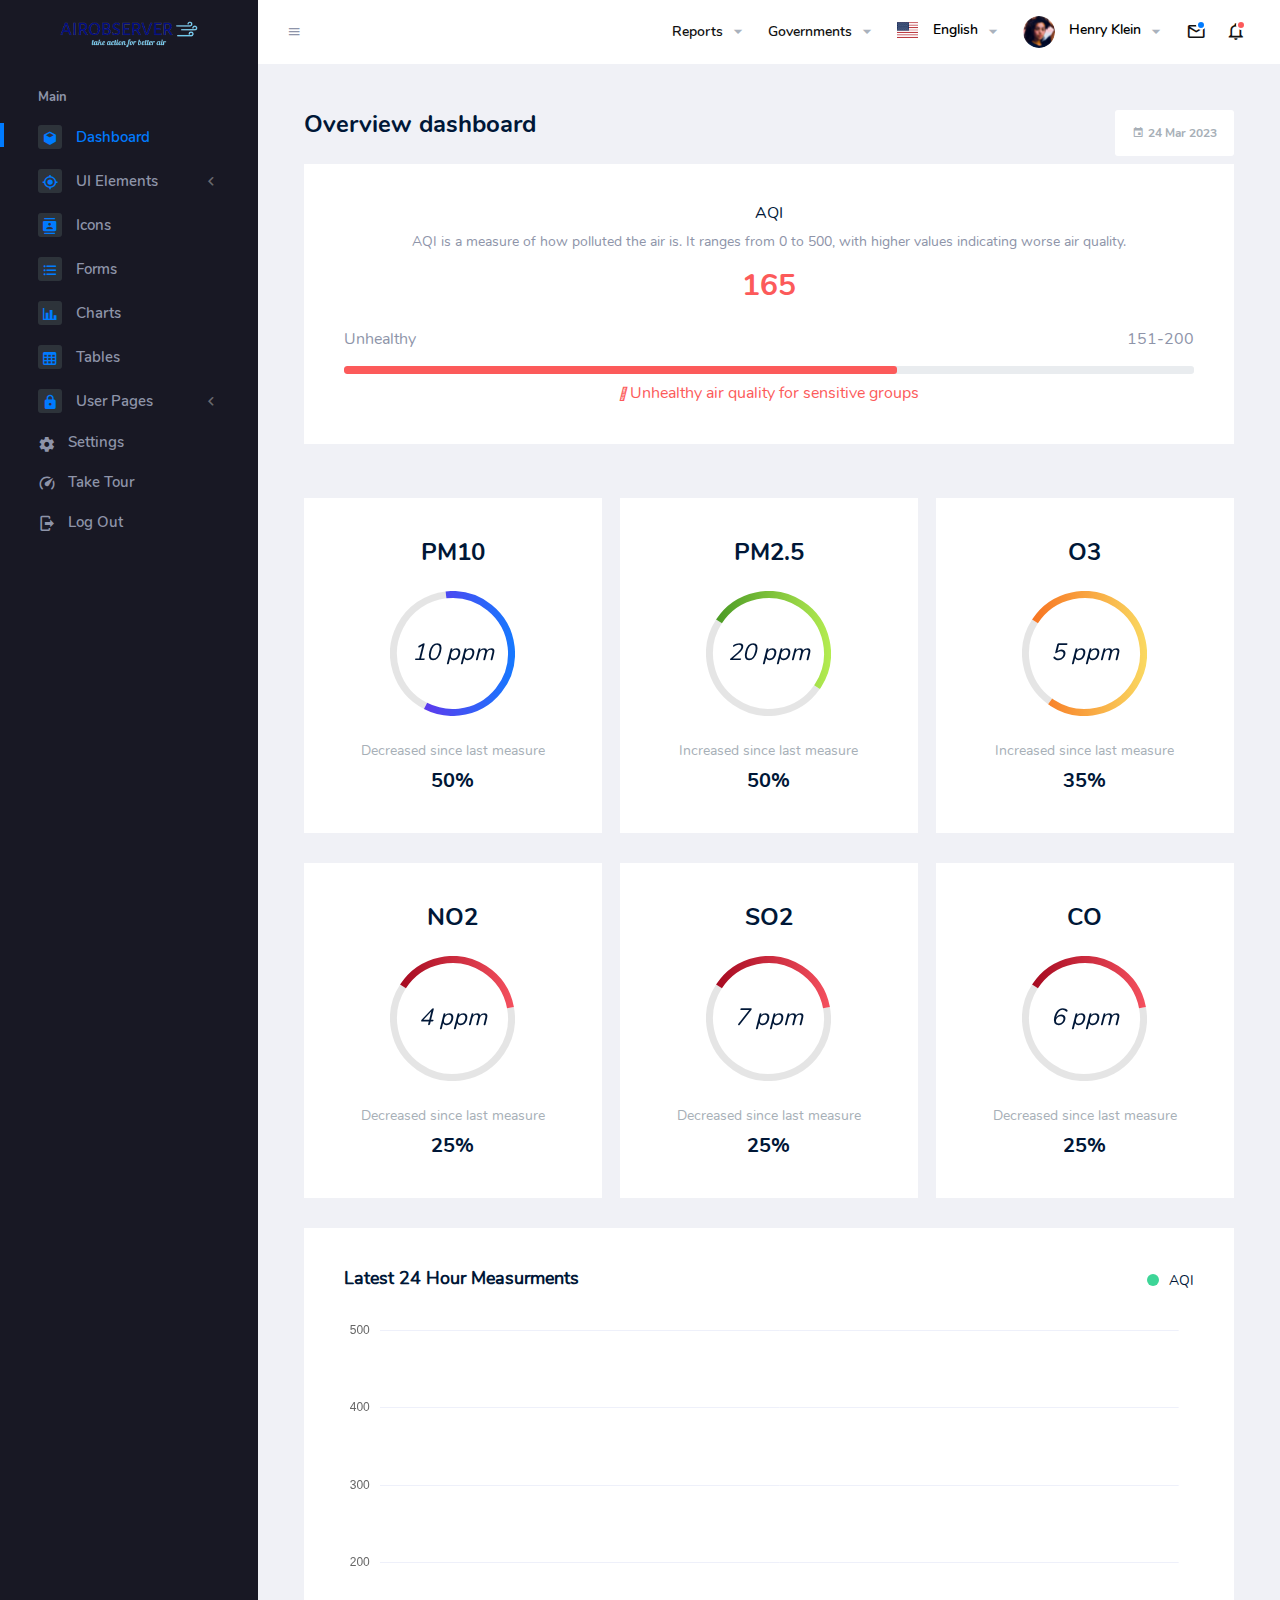
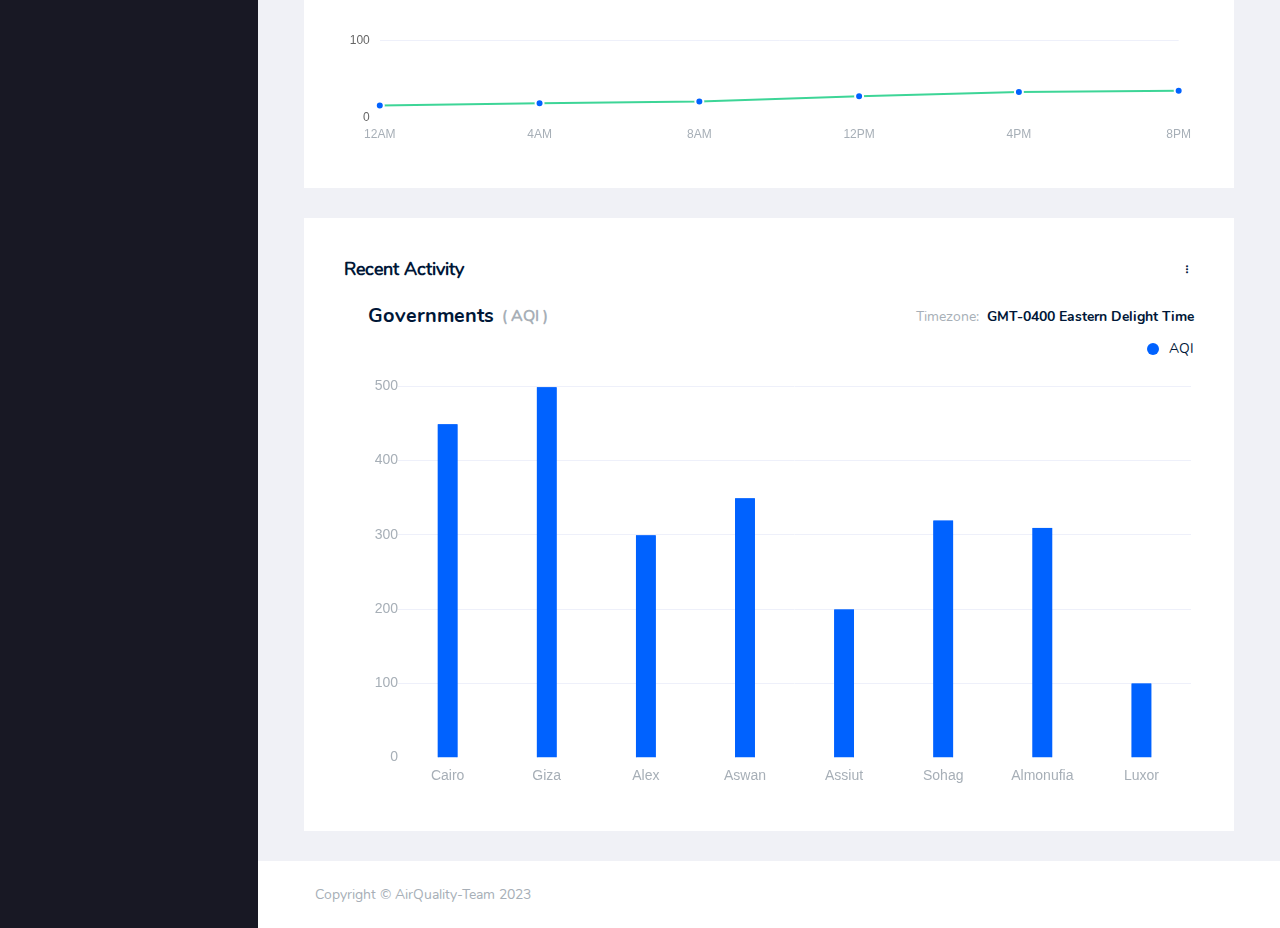
<file: index.html>
<!DOCTYPE html>
<html lang="en">
  <head>
    <!-- Required meta tags -->
    <meta charset="utf-8">
    <meta name="viewport" content="width=device-width, initial-scale=1, shrink-to-fit=no">
    <title>Connect Plus</title>
    <!-- plugins:css -->
    <link rel="stylesheet" href="assets/vendors/mdi/css/materialdesignicons.min.css">
    <link rel="stylesheet" href="assets/vendors/flag-icon-css/css/flag-icon.min.css">
    <link rel="stylesheet" href="assets/vendors/css/vendor.bundle.base.css">
    <!-- endinject -->
    <!-- Plugin css for this page -->
    <link rel="stylesheet" href="assets/vendors/font-awesome/css/font-awesome.min.css" />
    <link rel="stylesheet" href="assets/vendors/bootstrap-datepicker/bootstrap-datepicker.min.css">
    <!-- End plugin css for this page -->
    <!-- inject:css -->
    <!-- endinject -->
    <!-- Layout styles -->
    <link rel="stylesheet" href="assets/css/style.css">
    <!-- End layout styles -->
    <link rel="shortcut icon" href="assets/images/favicon.png" />
  </head>
  <body>
    <div class="container-scroller">
      <!-- partial:partials/_navbar.html -->
      <nav class="navbar default-layout-navbar col-lg-12 col-12 p-0 fixed-top d-flex flex-row">
        <div class="text-center navbar-brand-wrapper d-flex align-items-center justify-content-center">
          <a class="navbar-brand brand-logo" href="index.html"><img src="assets/images/logo-test.png" alt="logo" /></a>
          <a class="navbar-brand brand-logo-mini" href="index.html"><img src="assets/images/favicon.png" alt="logo" /></a>
        </div>
        <div class="navbar-menu-wrapper d-flex align-items-stretch">
          <button class="navbar-toggler navbar-toggler align-self-center" type="button" data-toggle="minimize">
            <span class="mdi mdi-menu"></span>
          </button>
          <ul class="navbar-nav navbar-nav-right">
            <li class="nav-item  dropdown d-none d-md-block">
              <a class="nav-link dropdown-toggle" id="reportDropdown" href="#" data-toggle="dropdown" aria-expanded="false"> Reports </a>
              <div class="dropdown-menu navbar-dropdown" aria-labelledby="reportDropdown">
                <a class="dropdown-item" href="#">
                  <i class="mdi mdi-file-pdf mr-2"></i>PDF </a>
                <div class="dropdown-divider"></div>
                <a class="dropdown-item" href="#">
                  <i class="mdi mdi-file-excel mr-2"></i>Excel </a>
                <div class="dropdown-divider"></div>
                <a class="dropdown-item" href="#">
                  <i class="mdi mdi-file-word mr-2"></i>doc </a>
              </div>
            </li>
            <li class="nav-item  dropdown d-none d-md-block">
              <a class="nav-link dropdown-toggle" id="projectDropdown" href="#" data-toggle="dropdown" aria-expanded="false"> Governments </a>
              <div class="dropdown-menu navbar-dropdown" aria-labelledby="projectDropdown">
                <a class="dropdown-item" href="#">
                  <i class="mdi mr-2"></i>Cairo </a>
                <div class="dropdown-divider"></div>
                <a class="dropdown-item" href="#">
                  <i class="mdi mr-2"></i>Giza </a>
              </div>
            </li>
            <li class="nav-item nav-language dropdown d-none d-md-block">
              <a class="nav-link dropdown-toggle" id="languageDropdown" href="#" data-toggle="dropdown" aria-expanded="false">
                <div class="nav-language-icon">
                  <i class="flag-icon flag-icon-us" title="us" id="us"></i>
                </div>
                <div class="nav-language-text">
                  <p class="mb-1 text-black">English</p>
                </div>
              </a>
              <div class="dropdown-menu navbar-dropdown" aria-labelledby="languageDropdown">
                <a class="dropdown-item" href="#">
                  <div class="nav-language-icon mr-2">
                    <i class="flag-icon flag-icon-ae" title="ae" id="ae"></i>
                  </div>
                  <div class="nav-language-text">
                    <p class="mb-1 text-black">Arabic</p>
                  </div>
                </a>
                <div class="dropdown-divider"></div>
                <a class="dropdown-item" href="#">
                  <div class="nav-language-icon mr-2">
                    <i class="flag-icon flag-icon-gb" title="GB" id="gb"></i>
                  </div>
                  <div class="nav-language-text">
                    <p class="mb-1 text-black">English</p>
                  </div>
                </a>
              </div>
            </li>
            <li class="nav-item nav-profile dropdown">
              <a class="nav-link dropdown-toggle" id="profileDropdown" href="#" data-toggle="dropdown" aria-expanded="false">
                <div class="nav-profile-img">
                  <img src="assets/images/faces/face28.png" alt="image">
                </div>
                <div class="nav-profile-text">
                  <p class="mb-1 text-black">Henry Klein</p>
                </div>
              </a>
              <div class="dropdown-menu navbar-dropdown dropdown-menu-right p-0 border-0 font-size-sm" aria-labelledby="profileDropdown" data-x-placement="bottom-end">
                <div class="p-3 text-center bg-primary">
                  <img class="img-avatar img-avatar48 img-avatar-thumb" src="assets/images/faces/face28.png" alt="">
                </div>
                <div class="p-2">
                  <h5 class="dropdown-header text-uppercase pl-2 text-dark">User Options</h5>
                  <a class="dropdown-item py-1 d-flex align-items-center justify-content-between" href="#">
                    <span>Inbox</span>
                    <span class="p-0">
                      <span class="badge badge-primary">3</span>
                      <i class="mdi mdi-email-open-outline ml-1"></i>
                    </span>
                  </a>
                  <a class="dropdown-item py-1 d-flex align-items-center justify-content-between" href="#">
                    <span>Profile</span>
                    <span class="p-0">
                      <span class="badge badge-success">1</span>
                      <i class="mdi mdi-account-outline ml-1"></i>
                    </span>
                  </a>
                  <a class="dropdown-item py-1 d-flex align-items-center justify-content-between" href="javascript:void(0)">
                    <span>Settings</span>
                    <i class="mdi mdi-settings"></i>
                  </a>
                  <div role="separator" class="dropdown-divider"></div>
                  <h5 class="dropdown-header text-uppercase  pl-2 text-dark mt-2">Actions</h5>
                  <a class="dropdown-item py-1 d-flex align-items-center justify-content-between" href="#">
                    <span>Lock Account</span>
                    <i class="mdi mdi-lock ml-1"></i>
                  </a>
                  <a class="dropdown-item py-1 d-flex align-items-center justify-content-between" href="#">
                    <span>Log Out</span>
                    <i class="mdi mdi-logout ml-1"></i>
                  </a>
                </div>
              </div>
            </li>
            <li class="nav-item dropdown">
              <a class="nav-link count-indicator dropdown-toggle" id="messageDropdown" href="#" data-toggle="dropdown" aria-expanded="false">
                <i class="mdi mdi-email-outline"></i>
                <span class="count-symbol bg-blue"></span>
              </a>
              <div class="dropdown-menu dropdown-menu-right navbar-dropdown preview-list" aria-labelledby="messageDropdown">
                <h6 class="p-3 mb-0 bg-primary text-white py-4">Messages</h6>
                <div class="dropdown-divider"></div>
                <a class="dropdown-item preview-item">
                  <div class="preview-thumbnail">
                    <img src="assets/images/faces/face4.jpg" alt="image" class="profile-pic">
                  </div>
                  <div class="preview-item-content d-flex align-items-start flex-column justify-content-center">
                    <h6 class="preview-subject ellipsis mb-1 font-weight-normal">Mark send you a message</h6>
                    <p class="text-gray mb-0"> 1 Minutes ago </p>
                  </div>
                </a>
                <div class="dropdown-divider"></div>
                <a class="dropdown-item preview-item">
                  <div class="preview-thumbnail">
                    <img src="assets/images/faces/face2.jpg" alt="image" class="profile-pic">
                  </div>
                  <div class="preview-item-content d-flex align-items-start flex-column justify-content-center">
                    <h6 class="preview-subject ellipsis mb-1 font-weight-normal">Cregh send you a message</h6>
                    <p class="text-gray mb-0"> 15 Minutes ago </p>
                  </div>
                </a>
                <div class="dropdown-divider"></div>
                <a class="dropdown-item preview-item">
                  <div class="preview-thumbnail">
                    <img src="assets/images/faces/face3.jpg" alt="image" class="profile-pic">
                  </div>
                  <div class="preview-item-content d-flex align-items-start flex-column justify-content-center">
                    <h6 class="preview-subject ellipsis mb-1 font-weight-normal">Profile picture updated</h6>
                    <p class="text-gray mb-0"> 18 Minutes ago </p>
                  </div>
                </a>
                <div class="dropdown-divider"></div>
                <h6 class="p-3 mb-0 text-center">4 new messages</h6>
              </div>
            </li>
            <li class="nav-item dropdown">
              <a class="nav-link count-indicator dropdown-toggle" id="notificationDropdown" href="#" data-toggle="dropdown">
                <i class="mdi mdi-bell-outline"></i>
                <span class="count-symbol bg-danger"></span>
              </a>
              <div class="dropdown-menu dropdown-menu-right navbar-dropdown preview-list" aria-labelledby="notificationDropdown">
                <h6 class="p-3 mb-0 bg-primary text-white py-4">Notifications</h6>
                <div class="dropdown-divider"></div>
                <a class="dropdown-item preview-item">
                  <div class="preview-thumbnail">
                    <div class="preview-icon bg-success">
                      <i class="mdi mdi-calendar"></i>
                    </div>
                  </div>
                  <div class="preview-item-content d-flex align-items-start flex-column justify-content-center">
                    <h6 class="preview-subject font-weight-normal mb-1">Event today</h6>
                    <p class="text-gray ellipsis mb-0"> Just a reminder that you have an event today </p>
                  </div>
                </a>
                <div class="dropdown-divider"></div>
                <a class="dropdown-item preview-item">
                  <div class="preview-thumbnail">
                    <div class="preview-icon bg-warning">
                      <i class="mdi mdi-settings"></i>
                    </div>
                  </div>
                  <div class="preview-item-content d-flex align-items-start flex-column justify-content-center">
                    <h6 class="preview-subject font-weight-normal mb-1">Settings</h6>
                    <p class="text-gray ellipsis mb-0"> Update dashboard </p>
                  </div>
                </a>
                <div class="dropdown-divider"></div>
                <a class="dropdown-item preview-item">
                  <div class="preview-thumbnail">
                    <div class="preview-icon bg-info">
                      <i class="mdi mdi-link-variant"></i>
                    </div>
                  </div>
                  <div class="preview-item-content d-flex align-items-start flex-column justify-content-center">
                    <h6 class="preview-subject font-weight-normal mb-1">Launch Admin</h6>
                    <p class="text-gray ellipsis mb-0"> New admin wow! </p>
                  </div>
                </a>
                <div class="dropdown-divider"></div>
                <h6 class="p-3 mb-0 text-center">See all notifications</h6>
              </div>
            </li>
          </ul>
          <button class="navbar-toggler navbar-toggler-right d-lg-none align-self-center" type="button" data-toggle="offcanvas">
            <span class="mdi mdi-menu"></span>
          </button>
        </div>
      </nav>
      <!-- partial -->
      <div class="container-fluid page-body-wrapper">
        <!-- partial:partials/_sidebar.html -->
        <nav class="sidebar sidebar-offcanvas" id="sidebar">
          <ul class="nav">
            <li class="nav-item nav-category">Main</li>
            <li class="nav-item">
              <a class="nav-link" href="index.html">
                <span class="icon-bg"><i class="mdi mdi-cube menu-icon"></i></span>
                <span class="menu-title">Dashboard</span>
              </a>
            </li>
            <li class="nav-item">
              <a class="nav-link" data-toggle="collapse" href="#ui-basic" aria-expanded="false" aria-controls="ui-basic">
                <span class="icon-bg"><i class="mdi mdi-crosshairs-gps menu-icon"></i></span>
                <span class="menu-title">UI Elements</span>
                <i class="menu-arrow"></i>
              </a>
              <div class="collapse" id="ui-basic">
                <ul class="nav flex-column sub-menu">
                  <li class="nav-item"> <a class="nav-link" href="pages/ui-features/buttons.html">Buttons</a></li>
                  <li class="nav-item"> <a class="nav-link" href="pages/ui-features/dropdowns.html">Dropdowns</a></li>
                  <li class="nav-item"> <a class="nav-link" href="pages/ui-features/typography.html">Typography</a></li>
                </ul>
              </div>
            </li>
            <li class="nav-item">
              <a class="nav-link" href="pages/icons/mdi.html">
                <span class="icon-bg"><i class="mdi mdi-contacts menu-icon"></i></span>
                <span class="menu-title">Icons</span>
              </a>
            </li>
            <li class="nav-item">
              <a class="nav-link" href="pages/forms/basic_elements.html">
                <span class="icon-bg"><i class="mdi mdi-format-list-bulleted menu-icon"></i></span>
                <span class="menu-title">Forms</span>
              </a>
            </li>
            <li class="nav-item">
              <a class="nav-link" href="pages/charts/chartjs.html">
                <span class="icon-bg"><i class="mdi mdi-chart-bar menu-icon"></i></span>
                <span class="menu-title">Charts</span>
              </a>
            </li>
            <li class="nav-item">
              <a class="nav-link" href="pages/tables/basic-table.html">
                <span class="icon-bg"><i class="mdi mdi-table-large menu-icon"></i></span>
                <span class="menu-title">Tables</span>
              </a>
            </li>
            <li class="nav-item">
              <a class="nav-link" data-toggle="collapse" href="#auth" aria-expanded="false" aria-controls="auth">
                <span class="icon-bg"><i class="mdi mdi-lock menu-icon"></i></span>
                <span class="menu-title">User Pages</span>
                <i class="menu-arrow"></i>
              </a>
              <div class="collapse" id="auth">
                <ul class="nav flex-column sub-menu">
                  <li class="nav-item"> <a class="nav-link" href="pages/samples/blank-page.html"> Blank Page </a></li>
                  <li class="nav-item"> <a class="nav-link" href="pages/samples/login.html"> Login </a></li>
                  <li class="nav-item"> <a class="nav-link" href="pages/samples/register.html"> Register </a></li>
                  <li class="nav-item"> <a class="nav-link" href="pages/samples/error-404.html"> 404 </a></li>
                  <li class="nav-item"> <a class="nav-link" href="pages/samples/error-500.html"> 500 </a></li>
                </ul>
              </div>
            </li>
            <li class="nav-item sidebar-user-actions">
              <div class="sidebar-user-menu">
                <a href="#" class="nav-link"><i class="mdi mdi-settings menu-icon"></i>
                  <span class="menu-title">Settings</span>
                </a>
              </div>
            </li>
            <li class="nav-item sidebar-user-actions">
              <div class="sidebar-user-menu">
                <a href="#" class="nav-link"><i class="mdi mdi-speedometer menu-icon"></i>
                  <span class="menu-title">Take Tour</span></a>
              </div>
            </li>
            <li class="nav-item sidebar-user-actions">
              <div class="sidebar-user-menu">
                <a href="#" class="nav-link"><i class="mdi mdi-logout menu-icon"></i>
                  <span class="menu-title">Log Out</span></a>
              </div>
            </li>
          </ul>
        </nav>
         <!-- <div class="row">
              <div class="col-xl-12 col-lg-6 col-sm-6 grid-margin stretch-card">
                <div class="card">
                  <div class="card-body text-center">
                    <i class="fas fa-cloud-sun fa-4x text-info mb-3"></i>
                    <h5 class="mb-2 text-dark font-weight-normal">AQI</h5>
                    <p class="mb-0 text-secondary">AQI is a measure of how polluted the air is. It ranges from 0 to 500, with higher values indicating worse air quality.</p>
                    <h1 class="mt-3 mb-4 text-danger font-weight-bold">165</h1>
                    <div class="d-flex justify-content-between">
                      <div class="text-secondary">Unhealthy</div>
                      <div class="text-secondary">151-200</div>
                    </div>
                    <div class="progress mt-3">
                      <div class="progress-bar bg-danger" role="progressbar" style="width: 65%;" aria-valuenow="65" aria-valuemin="0" aria-valuemax="100"></div>
                    </div>
                    <div class="text-danger mt-2"><i class="fas fa-exclamation-triangle"></i> Unhealthy air quality for sensitive groups</div>
                  </div>
                </div>
              </div>
            </div> -->
          <!--   <div class="col-xl-12 col-lg-6 col-sm-6 grid-margin stretch-card">
              <div class="card">
                <div class="card-body text-center">
                  <div class="d-flex justify-content-center align-items-center mb-3">
                    <div class="rounded-circle bg-info text-white d-flex justify-content-center align-items-center" style="width: 50px; height: 50px;">
                      <i class="mdi mdi-weather-windy mdi-24px"></i>
                    </div>
                    <h5 class="mb-0 ml-3 text-dark font-weight-normal">AQI</h5>
                  </div>
                  <h2 class="mb-4 text-dark font-weight-bold">85</h2>
                  <div class="progress progress-sm mt-3">
                    <div class="progress-bar bg-warning" role="progressbar" style="width: 60%;" aria-valuenow="60" aria-valuemin="0" aria-valuemax="100"></div>
                  </div>
                  <p class="text-muted mt-2 mb-0">Moderate air quality</p>
                </div>
              </div>
            </div> -->
        <!-- partial -->
        <div class="main-panel">
          <div class="content-wrapper">
            <div class="d-xl-flex justify-content-between align-items-start">
              <h2 class="text-dark font-weight-bold mb-2"> Overview dashboard </h2>
              <div class="d-sm-flex justify-content-xl-between align-items-center mb-2">
                <div class="dropdown ml-0 ml-md-4 mt-2 mt-lg-0">
                  <button class="btn bg-white p-3 d-flex align-items-center" type="button" id="dropdownMenuButton1" data-toggle="dropdown" aria-haspopup="true" aria-expanded="false"> <i class="mdi mdi-calendar mr-1"></i>24 Mar 2023 </button>
                </div>
              </div>
            </div>
            <!---->
            <div class="row">
              <div class="col-xl-12 col-lg-12 grid-margin stretch-card" data-card-id="card-aqi">
                <div class="card">
                  <div class="card-body text-center">
                    <i class="fas fa-cloud-sun fa-4x text-info mb-3"></i>
                    <h5 class="mb-2 text-dark font-weight-normal">AQI</h5>
                    <p class="mb-0 text-secondary">AQI is a measure of how polluted the air is. It ranges from 0 to 500, with higher values indicating worse air quality.</p>
                    <h1 class="mt-3 mb-4 text-danger-normal font-weight-bold">165</h1>
                    <div class="d-flex justify-content-between">
                      <div class="text-secondary">Unhealthy</div>
                      <div class="text-secondary">151-200</div>
                    </div>
                    <div class="progress mt-3">
                      <div class="progress-bar bg-danger" role="progressbar" style="width: 65%;" aria-valuenow="65" aria-valuemin="0" aria-valuemax="100"></div>
                    </div>
                    <div class="text-danger-normal mt-2"><i class="fas fa-exclamation-triangle"></i> Unhealthy air quality for sensitive groups</div>
                  </div>
                </div>
              </div>
            </div>
            <!---->
            <div class="row">
              <div class="col-md-12">
                <div class="tab-content tab-transparent-content">
                  <div class="tab-pane fade show active" id="business-1" role="tabpanel" aria-labelledby="business-tab">
                    <div class="row">
                      <div class="col-xl-4 col-lg-6 col-sm-6 grid-margin stretch-card" data-card-id="card-1">
                        <div class="card">
                          <div class="card-body text-center">
                            <!--<h5 class="mb-2 text-dark font-weight-normal">Orders</h5>-->
                            <h2 class="mb-4 text-dark font-weight-bold">PM10</h2>
                            <div class="dashboard-progress dashboard-progress-1 d-flex align-items-center justify-content-center item-parent"><i class="icon-md absolute-center text-dark">10 ppm</i></div>
                            <p class="mt-4 mb-0">Decreased since last measure</p>
                            <h3 class="mb-0 font-weight-bold mt-2 text-dark">50%</h3>
                          </div>
                        </div>
                      </div>
                      <div class="col-xl-4 col-lg-6 col-sm-6 grid-margin stretch-card" data-card-id="card-2">
                        <div class="card">
                          <div class="card-body text-center">
                            <!--<h5 class="mb-2 text-dark font-weight-normal">Unique Visitors</h5>-->
                            <h2 class="mb-4 text-dark font-weight-bold">PM2.5</h2>
                            <div class="dashboard-progress dashboard-progress-2 d-flex align-items-center justify-content-center item-parent"><i class="icon-md absolute-center text-dark">20 ppm</i></div>
                            <p class="mt-4 mb-0">Increased since last measure</p>
                            <h3 class="mb-0 font-weight-bold mt-2 text-dark">50%</h3>
                          </div>
                        </div>
                      </div>
                      <div class="col-xl-4  col-lg-6 col-sm-6 grid-margin stretch-card" data-card-id="card-3">
                        <div class="card">
                          <div class="card-body text-center">
                            <!--<h5 class="mb-2 text-dark font-weight-normal">Impressions</h5>-->
                            <h2 class="mb-4 text-dark font-weight-bold">O3</h2>
                            <div class="dashboard-progress dashboard-progress-3 d-flex align-items-center justify-content-center item-parent"><i class="icon-md absolute-center text-dark">5 ppm</i></div>
                            <p class="mt-4 mb-0">Increased since last measure</p>
                            <h3 class="mb-0 font-weight-bold mt-2 text-dark">35%</h3>
                          </div>
                        </div>
                      </div>
                      <div class="col-xl-4 col-lg-6 col-sm-6 grid-margin stretch-card" data-card-id="card-4">
                        <div class="card">
                          <div class="card-body text-center">
                            <!--<h5 class="mb-2 text-dark font-weight-normal">Followers</h5>-->
                            <h2 class="mb-4 text-dark font-weight-bold">NO2</h2>
                            <div class="dashboard-progress dashboard-progress-4 d-flex align-items-center justify-content-center item-parent"><i class="icon-md absolute-center text-dark">4 ppm</i></div>
                            <p class="mt-4 mb-0">Decreased since last measure</p>
                            <h3 class="mb-0 font-weight-bold mt-2 text-dark">25%</h3>
                          </div>
                        </div>
                      </div>
                      <div class="col-xl-4 col-lg-6 col-sm-6 grid-margin stretch-card" data-card-id="card-5">
                        <div class="card">
                          <div class="card-body text-center">
                            <!--<h5 class="mb-2 text-dark font-weight-normal">Followers</h5>-->
                            <h2 class="mb-4 text-dark font-weight-bold">SO2</h2>
                            <div class="dashboard-progress dashboard-progress-5 d-flex align-items-center justify-content-center item-parent"><i class="icon-md absolute-center text-dark">7 ppm</i></div>
                            <p class="mt-4 mb-0">Decreased since last measure</p>
                            <h3 class="mb-0 font-weight-bold mt-2 text-dark">25%</h3>
                          </div>
                        </div>
                      </div>
                      <div class="col-xl-4 col-lg-6 col-sm-6 grid-margin stretch-card" data-card-id="card-6">
                        <div class="card">
                          <div class="card-body text-center">
                            <!--<h5 class="mb-2 text-dark font-weight-normal">Followers</h5>-->
                            <h2 class="mb-4 text-dark font-weight-bold">CO</h2>
                            <div class="dashboard-progress dashboard-progress-6 d-flex align-items-center justify-content-center item-parent"><i class="icon-md absolute-center text-dark">6 ppm</i></div>
                            <p class="mt-4 mb-0">Decreased since last measure</p>
                            <h3 class="mb-0 font-weight-bold mt-2 text-dark">25%</h3>
                          </div>
                        </div>
                      </div>
                    </div>
                    <div class="row">
                      <div class="col-sm-12  grid-margin stretch-card">
                        <div class="card">
                          <div class="card-body">
                            <div class="d-xl-flex justify-content-between mb-2">
                              <h4 class="card-title">Latest 24 hour measurments</h4>
                              <div class="graph-custom-legend primary-dot" id="pageViewAnalyticLengend"></div>
                            </div>
                            <canvas id="page-view-analytic"></canvas>
                          </div>
                        </div>
                      </div>
                    </div>
                    <div class="row">
                      <div class="col-12 grid-margin">
                        <div class="card">
                          <div class="card-body">
                            <div class="row">
                              <div class="col-sm-12">
                                <div class="d-flex justify-content-between align-items-center mb-4">
                                  <h4 class="card-title mb-0">Recent Activity</h4>
                                  <div class="dropdown dropdown-arrow-none">
                                    <button class="btn p-0 text-dark dropdown-toggle" type="button" id="dropdownMenuIconButton1" data-toggle="dropdown" aria-haspopup="true" aria-expanded="false">
                                      <i class="mdi mdi-dots-vertical"></i>
                                    </button>
                                    <div class="dropdown-menu dropdown-menu-right" aria-labelledby="dropdownMenuIconButton1">
                                      <h6 class="dropdown-header">Settings</h6>
                                      <a class="dropdown-item" href="#">Action</a>
                                      <a class="dropdown-item" href="#">Another action</a>
                                      <a class="dropdown-item" href="#">Something else here</a>
                                      <div class="dropdown-divider"></div>
                                      <a class="dropdown-item" href="#">Separated link</a>
                                    </div>
                                  </div>
                                </div>
                              </div>
                              <div class="col-lg-12 grid-margin grid-margin-lg-0">
                                <div class="pl-0 pl-lg-4 ">
                                  <div class="d-xl-flex justify-content-between align-items-center mb-2">
                                    <div class="d-lg-flex align-items-center mb-lg-2 mb-xl-0">
                                      <h3 class="text-dark font-weight-bold mr-2 mb-0">Governments</h3>
                                      <h5 class="mb-0">( AQI )</h5>
                                    </div>
                                    <div class="d-lg-flex">
                                      <p class="mr-2 mb-0">Timezone:</p>
                                      <p class="text-dark font-weight-bold mb-0">GMT-0400 Eastern Delight Time</p>
                                    </div>
                                  </div>
                                  <div class="graph-custom-legend clearfix" id="device-sales-legend"></div>
                                  <canvas id="device-sales"></canvas>
                                </div>
                              </div>
                            </div>
                          </div>
                        </div>
                      </div>
                    </div>
                  </div>
                </div>
              </div>
            </div>
          </div>
          <!-- content-wrapper ends -->
          <!-- partial:partials/_footer.html -->
          <footer class="footer">
            <div class="footer-inner-wraper">
              <div class="d-sm-flex justify-content-center justify-content-sm-between">
                <span class="text-muted d-block text-center text-sm-left d-sm-inline-block">Copyright © AirQuality-Team 2023</span>
                <!--<span class="float-none float-sm-right d-block mt-1 mt-sm-0 text-center"> Free <a href="https://www.bootstrapdash.com/" target="_blank">Bootstrap dashboard templates</a> from Bootstrapdash.com</span>-->
              </div>
            </div>
          </footer>
          <!-- partial -->
        </div>
        <!-- main-panel ends -->
      </div>
      <!-- page-body-wrapper ends -->
    </div>
    <!-- container-scroller -->
    <!-- plugins:js -->
    <script src="assets/vendors/js/vendor.bundle.base.js"></script>
    <!-- endinject -->
    <!-- Plugin js for this page -->
    <script src="assets/vendors/chart.js/Chart.min.js"></script>
    <script src="assets/vendors/jquery-circle-progress/js/circle-progress.min.js"></script>
    <!-- End plugin js for this page -->
    <!-- inject:js -->
    <script src="assets/js/off-canvas.js"></script>
    <script src="assets/js/hoverable-collapse.js"></script>
    <script src="assets/js/misc.js"></script>
    <!-- endinject -->
    <!-- Custom js for this page -->
    <script src="assets/js/dashboard.js"></script>
    <!-- End custom js for this page -->
  </body>
</html>
</file>
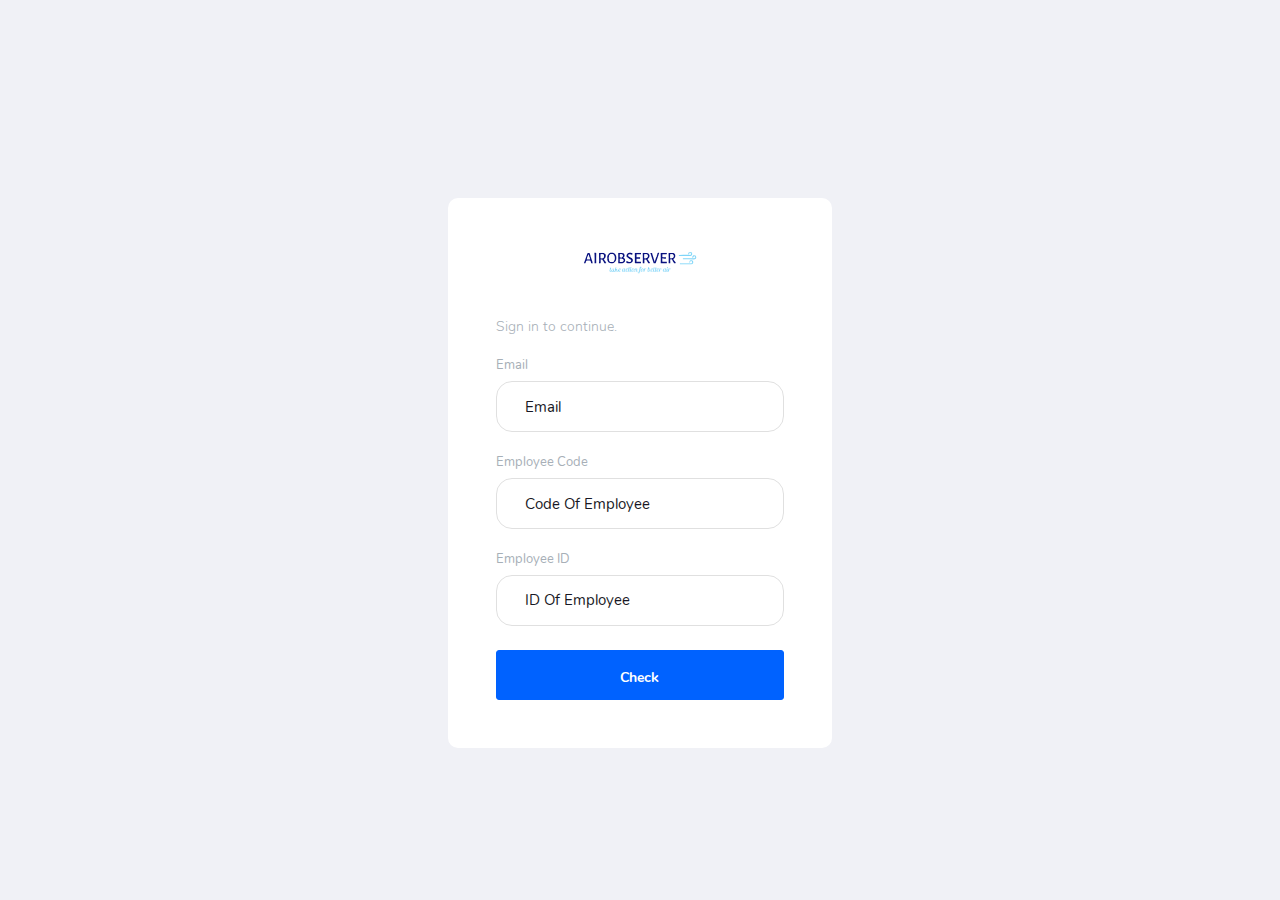
<file: pages/auth/UserForgetPasswordWebGPS.html>
<!DOCTYPE html>
<html lang="en">
  <head>
     <!-- Required meta tags -->
     <meta charset="utf-8">
     <meta name="viewport" content="width=device-width, initial-scale=1, shrink-to-fit=no">
     <title>Connect Plus</title>
    <!-- plugins:css -->
    <link rel="stylesheet" href="../../assets/vendors/mdi/css/materialdesignicons.min.css">
    <link rel="stylesheet" href="../../assets/vendors/flag-icon-css/css/flag-icon.min.css">
    <link rel="stylesheet" href="../../assets/vendors/css/vendor.bundle.base.css">
    <!-- endinject -->
     <link rel="stylesheet" href="https://unicons.iconscout.com/release/v4.0.0/css/line.css">
     <!-- Layout styles -->
     <link rel="stylesheet" href="../../assets/css/style.css">
     <!-- End layout styles -->
     <link rel="shortcut icon" href="../../assets/images/favicon.png" />
  </head>
  <body>
    <div class="container-scroller">
        <div class="container-fluid page-body-wrapper full-page-wrapper">
            <div class="content-wrapper d-flex align-items-center auth">
                <div class="row flex-grow">
                    <div class="col-lg-4 mx-auto">
                        <div class="auth-form-light text-left pl-5 pr-5 pb-5 pt-2">
                            <div class="brand-logo">
                                <img src="../../assets/images/logo-svg.svg">
                            </div>
                            <h6 class="font-weight-light">Sign in to continue.</h6>
                            <form class="pt-3" id="loginForm" action="http://airobserver4-001-site1.htempurl.com/ApiSiteGPS/UserCheckInformation.php" method="post">                  
                                
                                <div class="form-group">
                                    <label for="exampleInputEmail1">Email</label>
                                    <input type="email" class="form-control form-control-lg" id="exampleInputEmail1" placeholder="Email" name="EmailE">
                                    <div class="warning">
                                        <p class="email-warn">
                                        <i class="uil uil-exclamation-octagon"></i>
                                        <span class="warning-msg">Enter your Email</span>
                                        </p>
                                    </div>
                                </div>

                                <div class="form-group">                                    
                                    <label for="exampleInputID">Employee Code</label>
                                    <input type="number" maxlength="9" class="form-control form-control-lg" id="exampleInputcode" placeholder="Code Of Employee" name="code">
                                    <div class="code-warning">
                                        <p class="codee-warning d-none" style="padding-left: 16px;color: red;padding-top: 10px;">
                                            <i class="uil uil-exclamation-octagon"></i>
                                            <span class="warning-msg">Code of Employee must be exactly 8 digits</span>
                                        </p>
                                    </div>
                                </div>

                                <div class="form-group">
                                    <label for="exampleInputID">Employee ID</label>
                                    <input type="number" maxlength="14" class="form-control form-control-lg" id="exampleInputID" placeholder="ID Of Employee" name="IDE">
                                    <div class="id-warning">
                                        <p class="ide-warning d-none" style="padding-left: 16px;color: red;padding-top: 10px;">
                                            <i class="uil uil-exclamation-octagon"></i>
                                            <span class="warning-msg">ID must be exactly 14 digits</span>
                                        </p>
                                    </div>
                                </div>
                                <div class="mt-3">
                                    <button type="submit" class="btn btn-block btn-primary btn-lg font-weight-medium auth-form-btn">Check</button>
                                </div>
                    
                                <div class="wrong-email text-center  mt-2 d-none">
                                    <p class="text-danger">Please check your email, ID , and code as they do not match.</p>
                                </div>
                            </div>
                            
                      </div>
                    </form>
              </div>
            </div>
          </div>
        </div>
      </div>
    </div>
    <script>
        const form = document.getElementById('loginForm');
        const email = document.getElementById('exampleInputEmail1');
        const code = document.getElementById('exampleInputcode');
        const id = document.getElementById('exampleInputID');
        const emailPara = document.querySelector('.email-warn');
        const wrongCode = document.querySelector('.codee-warning');
        const wrongID = document.querySelector('.ide-warning');
        const wrongEmailDiv = document.querySelector('.wrong-email');

        form.addEventListener('submit', function(event) {
          event.preventDefault();
          let valid = true;
        
          if (email.value === '') {
            valid = false;
            emailPara.classList.remove('email-warn');
            emailPara.classList.add('show-warn');
          } else {
            emailPara.classList.remove('show-warn');
            emailPara.classList.add('email-warn');
          }
      
          if (code.value === '' || code.value.length !== 8) {
            valid = false;
            wrongCode.classList.remove('d-none');
          } else {
            wrongCode.classList.add('d-none');
          }
      
          if (id.value === '' || id.value.length !== 14) {
            valid = false;
            wrongID.classList.remove('d-none');
          } else {
            wrongID.classList.add('d-none');
          }
      
          if (valid) {
            fetch('http://airobserver4-001-site1.htempurl.com/ApiSiteGPS/UserCheckInformation.php', {
              method: 'POST',
              body: new FormData(event.target)
            })
            .then(response => response.json())
            .then(data => {
              if (data.Code === 200) {
                sessionStorage.setItem('isLoggedIn', true);
                localStorage.setItem('userData', JSON.stringify(data.message));
                sessionStorage.setItem('userData', JSON.stringify(data.data));
                window.location.href = 'https://eslamhamouda.github.io/pages/auth/UserOTPActiveWebGPS.html';
              } else {
                console.log('Error:', data.message);
                wrongEmailDiv.classList.remove('d-none');
              }
            })
            .catch(error => console.error(error));
          }
        });

        email.addEventListener('blur', function() {
          sessionStorage.setItem('mail', email.value);
        });

    </script>
     <!-- plugins:js -->
     <script src="../../assets/vendors/js/vendor.bundle.base.js"></script>
     <!-- endinject -->
     <!-- inject:js -->
    <script src="../../assets/js/off-canvas.js"></script>
    <script src="../../assets/js/hoverable-collapse.js"></script>
    <script src="../../assets/js/misc.js"></script>
    <!-- endinject -->
    <!-- <script src="login.js"> </script>  -->
  </body>
</html>
</file>
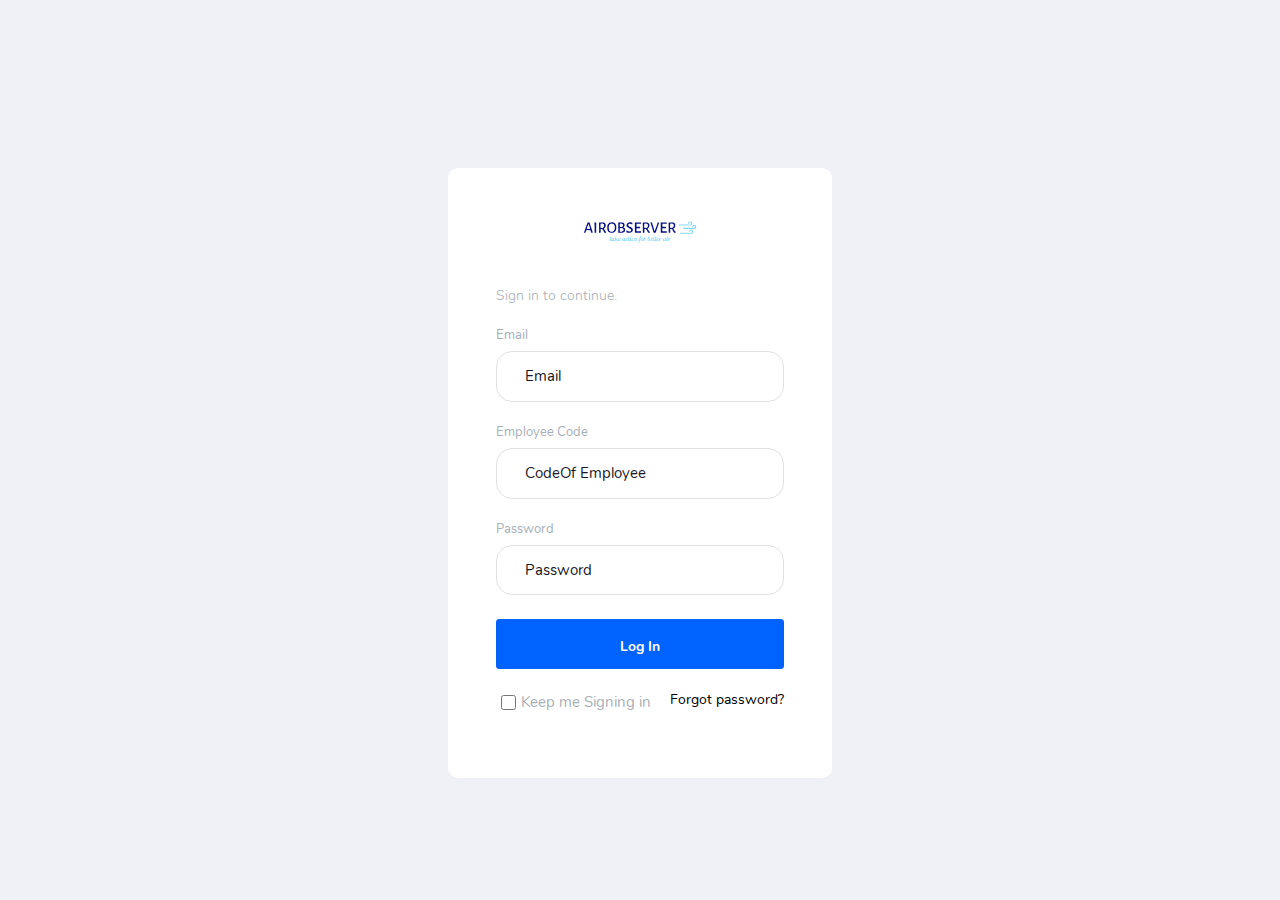
<file: pages/auth/UserLoginWebGPS.html>
<!DOCTYPE html>
<html lang="en">
  <head>
    <!-- Required meta tags -->
    <meta charset="utf-8">
    <meta name="viewport" content="width=device-width, initial-scale=1, shrink-to-fit=no">
    <title>Connect Plus</title>
   <!-- plugins:css -->
   <link rel="stylesheet" href="../../assets/vendors/mdi/css/materialdesignicons.min.css">
   <link rel="stylesheet" href="../../assets/vendors/flag-icon-css/css/flag-icon.min.css">
   <link rel="stylesheet" href="../../assets/vendors/css/vendor.bundle.base.css">
   <!-- endinject -->
    <link rel="stylesheet" href="https://unicons.iconscout.com/release/v4.0.0/css/line.css">
    <!-- Layout styles -->
    <link rel="stylesheet" href="../../assets/css/style.css">
    <!-- End layout styles -->
    <link rel="shortcut icon" href="../../assets/images/favicon.png" />
  </head>
  <body>
    <div class="container-scroller">
      <div class="container-fluid page-body-wrapper full-page-wrapper">
        <div class="content-wrapper d-flex align-items-center auth">
          <div class="row flex-grow">
            <div class="col-lg-4 mx-auto">
              <div class="auth-form-light text-left pl-5 pr-5 pb-5 pt-2">
                <div class="brand-logo">
                  <img src="../../assets/images/logo-svg.svg">
                </div>
                <h6 class="font-weight-light">Sign in to continue.</h6>
                <form class="pt-3" id="loginForm" action="https://airobserver4-001-site1.htempurl.com/ApiSiteGPS/UserLoginGPS.php" method="post">                  
                  <div class="form-group">
                    <label for="exampleInputEmail1">Email</label>
                    <input type="email" class="form-control form-control-lg" id="exampleInputEmail1" placeholder="Email" name="EmailE">
                    <div class="warning">
                      <p class="email-warn">
                        <i class="uil uil-exclamation-octagon"></i>
                        <span class="warning-msg">Enter your Email</span>
                      </p>
                    </div>
                  </div>
                  <div class="form-group">
                    <label for="exampleInputID">Employee Code</label>
                    <input type="number" maxlength="14" class="form-control form-control-lg" id="exampleInputID" placeholder="CodeOf Employee" name="code">
                    <div class="code-warning ">
                      <p class="id-warning d-none" style="padding-left: 16px;color: red;padding-top: 10px;">
                        <i class="uil uil-exclamation-octagon"></i>
                        <span class="warning-msg">Code of Employee must be exactly 8 digits</span>
                      </p>
                    </div>
                  </div>
                  <div class="form-group">
                    <label for="exampleInputPassword1">Password</label>
                    <input type="password" class="form-control form-control-lg" id="exampleInputPassword1" placeholder="Password" name="PasswordE">
                    <div class="warning">
                      <p class="password-warn">
                        <i class="uil uil-exclamation-octagon"></i>
                        <span class="warning-msg">Enter your password</span>
                      </p>
                    </div>
                  </div>
                  <div class="mt-3">
                    <button type="submit" class="btn btn-block btn-primary btn-lg font-weight-medium auth-form-btn">Log In</button>
                  </div>
                  
                  <div class="wrong-email text-center  mt-2 d-none">
                    <p class="text-danger">Please check your email, password, and code as they do not match.</p>
                  </div>

                  
                  <div class="my-2 d-flex justify-content-between align-items-center">
                     <div class="form-check div-chehbox">
                      <input type="checkbox" class="form-check-input d-inline-block" id="signin">
                      <label class=" text-muted label-chehbox" for="signin">
                         Keep me Signing in</label>
                    </div> 
                    <a href="https://eslamhamouda.github.io/pages/auth/UserForgetPasswordWebGPS.html" class="auth-link text-black">Forgot password?</a>
                  </div>
                  <!-- <div class="text-center mt-4 font-weight-light"> Don't have an account? <a href="http://airobserver4-001-site1.htempurl.com/UserRegisterWeb.php" class="text-primary">Create</a> -->
                  </div>
                </form>
              </div>
            </div>
          </div>
        </div>
      </div>
    </div>
    <script>
const form = document.getElementById('loginForm');
const email = document.getElementById('exampleInputEmail1');
const password = document.getElementById('exampleInputPassword1');
const emailPara = document.querySelector(".email-warn");
const passwordPara = document.querySelector(".password-warn");
const code = document.getElementById("exampleInputID");
const wrongCode = document.querySelector(".id-warning");

let wrongEmailDiv = document.querySelector('.wrong-email');



form.addEventListener("submit", function(event) {
  event.preventDefault();
  let valid = true;

  if(email.value === ""){
    valid=false;
    emailPara.classList.remove("email-warn");
    emailPara.classList.add("show-warn");
  } else {
    emailPara.classList.remove("show-warn");
    emailPara.classList.add("email-warn");
  }

  if(code.value ===""||code.value.length !== 8){
    valid = false;
    wrongCode.classList.remove("d-none");
  }else{
    wrongCode.classList.add("d-none");
  }

  if(password.value === ""){
    valid=false;
    passwordPara.classList.remove("password-warn");
    passwordPara.classList.add("show-warn");
  } else {
    passwordPara.classList.remove("show-warn");
    passwordPara.classList.add("password-warn");
  }

  if (valid === true) {
          event.preventDefault(); // prevent the form submission
        
          fetch('https://airobserver4-001-site1.htempurl.com/ApiSiteGPS/UserLoginGPS.php', {
            method: 'POST',
            body: new FormData(event.target)
          })
          .then(response => response.json())
          .then(data => {
            if (data.Code === 200) {
              sessionStorage.setItem('isLoggedIn', true);
              localStorage.setItem('userData', JSON.stringify(data.message));
              sessionStorage.setItem('userData', JSON.stringify(data.data));
              window.location.href = 'https://eslamhamouda.github.io/index.html';
            } else {
              console.log('Error:', data.message);
              wrongEmailDiv.classList.remove('d-none');
            }
          })
          .catch(error => console.error(error));
  }
});

    </script>
     <!-- plugins:js -->
     <script src="../../assets/vendors/js/vendor.bundle.base.js"></script>
     <!-- endinject -->
     <!-- inject:js -->
    <script src="../../assets/js/off-canvas.js"></script>
    <script src="../../assets/js/hoverable-collapse.js"></script>
    <script src="../../assets/js/misc.js"></script>
    <!-- endinject -->
    <!-- <script src="login.js"> </script>  -->
  </body>
</html>
</file>
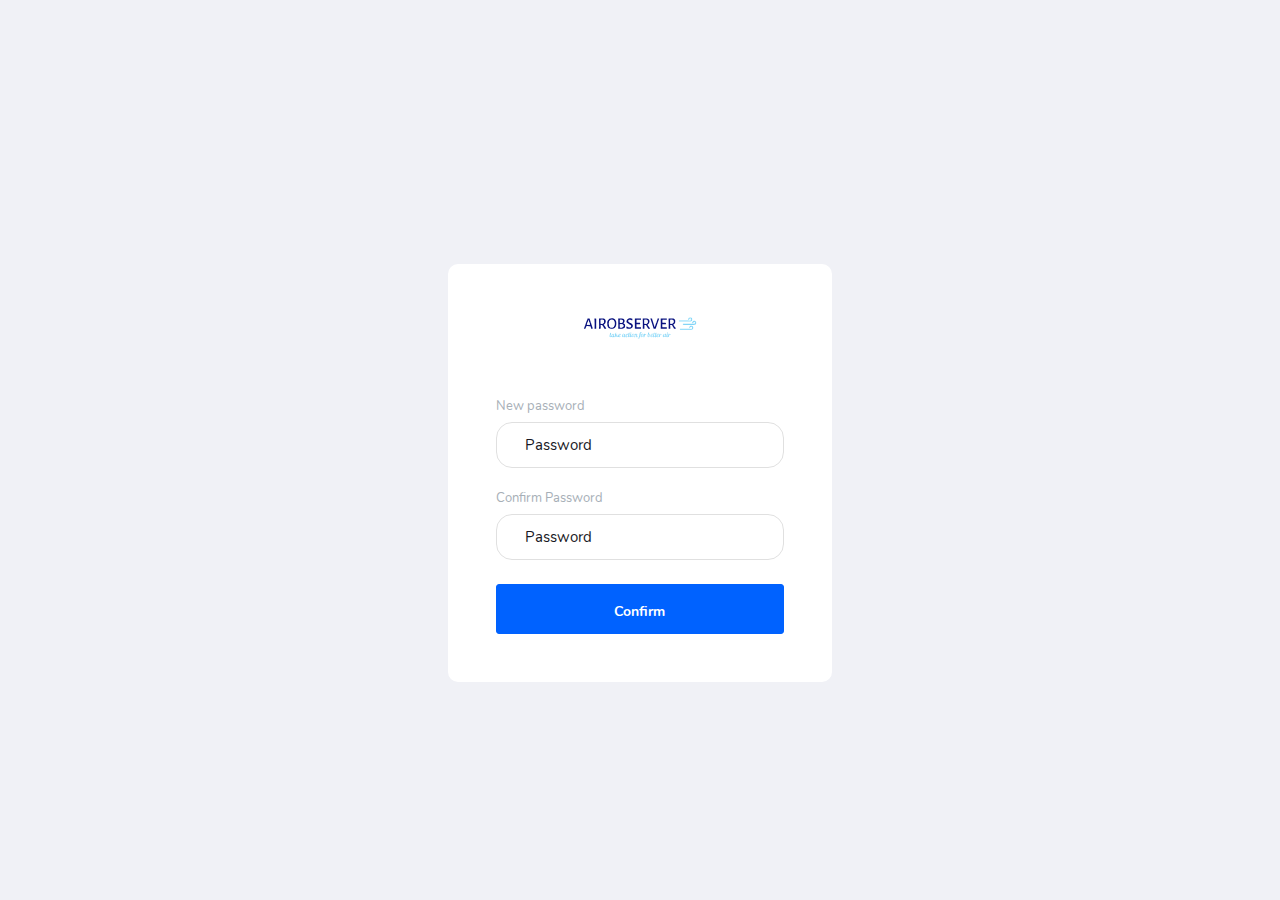
<file: pages/auth/UserNewPasswordWebGPS.html>
<!DOCTYPE html>
<html lang="en">
  <head>
    <!-- Required meta tags -->
    <meta charset="utf-8">
    <meta name="viewport" content="width=device-width, initial-scale=1, shrink-to-fit=no">
    <title>Connect Plus</title>
   <!-- plugins:css -->
   <link rel="stylesheet" href="../../assets/vendors/mdi/css/materialdesignicons.min.css">
   <link rel="stylesheet" href="../../assets/vendors/flag-icon-css/css/flag-icon.min.css">
   <link rel="stylesheet" href="../../assets/vendors/css/vendor.bundle.base.css">
   <!-- endinject -->
    <link rel="stylesheet" href="https://unicons.iconscout.com/release/v4.0.0/css/line.css">
    <!-- Layout styles -->
    <link rel="stylesheet" href="../../assets/css/style.css">
    <!-- End layout styles -->
    <link rel="shortcut icon" href="../../assets/images/favicon.png" />
  </head>
  <body>
    <div class="container-scroller">
      <div class="container-fluid page-body-wrapper full-page-wrapper">
        <div class="content-wrapper d-flex align-items-center auth">
          <div class="row flex-grow">
            <div class="col-lg-4 mx-auto">
              <div class="auth-form-light text-left pl-5 pr-5 pb-5 pt-2">
                <div class="brand-logo">
                  <img src="../../assets/images/logo-svg.svg">
                </div>

                <form class="pt-3" id="newpassword" action="http://airobserver4-001-site1.htempurl.com/ApiSiteGPS/UserCreatPasswordGPS.php" method="post">

                      <div class="form-group d-none">
                        <input type="email" class="form-control form-control-lg" id="exampleInputEmail1" placeholder="Email" name="EmailE">
                      </div>
                      
                      <div class="form-group">
                        <label for="exampleInputPassword1">New password</label>
                        <input type="password" class="form-control" id="exampleInputPassword1" placeholder="Password" name="PasswordE">
                        <div class="npassword-warn d-none">
                          <p class=""  style="color: red;">
                            <i class="uil uil-exclamation-octagon"></i>
                            <span class="warning-msg">Enter your new password and not less than 8 character or number</span>
                          </p>
                        </div>
                      </div>
                      <div class="form-group">
                        <label for="exampleInputConfirmPassword1">Confirm Password</label>
                        <input type="password" class="form-control " id="exampleInputConfirmPassword1" placeholder="Password">

                        <div class="cpassword-warn d-none">
                          <p class="" style="color: red; padding-top: 10px;">
                            <i class="uil uil-exclamation-octagon"></i>
                            <span class="warning-msg">Enter same password. </span>
                          </p>
                        </div>
                      </div>

                      <div class="mt-3">
                        <button type="submit" class="btn btn-block btn-primary btn-lg font-weight-medium auth-form-btn" >Confirm</button>
                      </div>
                      
                      <div class="email-wrong d-none">
                        <p class="text-center email-msg" style="color: red; padding-top: 10px;">Something Wrong Please Try Again.</p>
                    </div>
                  
                </form>
              </div>
            </div>
          </div>
        </div>
        <!-- content-wrapper ends -->
      </div>
      <!-- page-body-wrapper ends -->
    </div>
    <script>
       // Define variables for DOM elements
const form = document.getElementById("newpassword");
const newPassword = document.getElementById("exampleInputPassword1");
const confirmNewPassword = document.getElementById("exampleInputConfirmPassword1");
const newPasswordPara = document.querySelector(".npassword-warn");
const confirmNewPasswordPara = document.querySelector(".cpassword-warn");
const emailInput = document.getElementById("exampleInputEmail1");
const wrong = document.querySelector(".email-wrong");

// Get email from sessionStorage and set it in email input field
const mail = window.sessionStorage.getItem("mail");
emailInput.value = mail;

// Add event listener for form submission
form.addEventListener("submit", function(event) {
  event.preventDefault();
  let valid = true;

  // Validate new password
  if (newPassword.value === "" || newPassword.value.length < 8) {
    valid = false; 
    newPasswordPara.classList.remove("d-none");
  } else {
    newPasswordPara.classList.add("d-none");
  }

  // Validate confirm password
  if (confirmNewPassword.value !== newPassword.value) {
    valid = false;
    confirmNewPasswordPara.classList.remove("d-none");
  } else {
    confirmNewPasswordPara.classList.add("d-none");

    // Submit form data if validation passes
    fetch("http://airobserver4-001-site1.htempurl.com/ApiSiteGPS/UserCreatPasswordGPS.php",{
      method: "POST",
      body: new FormData(form),
    })
    .then((response) => response.json()) // parse the response body as JSON
    .then(data => {
      if (data.Code === 500) {
        console.log(data.message);
        window.location.href = "https://eslamhamouda.github.io/pages/auth/UserLoginWebGPS.html";
      } else if (data.Code === 404) {
        wrong.classList.remove("d-none");
      }
      console.log(data); // log the response data
    });
  }
});
    </script>
    <!-- plugins:js -->
  <script src="../../assets/vendors/js/vendor.bundle.base.js"></script>
  <!-- endinject -->
  <!-- inject:js -->
 <script src="../../assets/js/off-canvas.js"></script>
 <script src="../../assets/js/hoverable-collapse.js"></script>
 <script src="../../assets/js/misc.js"></script>
 <!-- endinject -->
  </body>
</html>
</file>
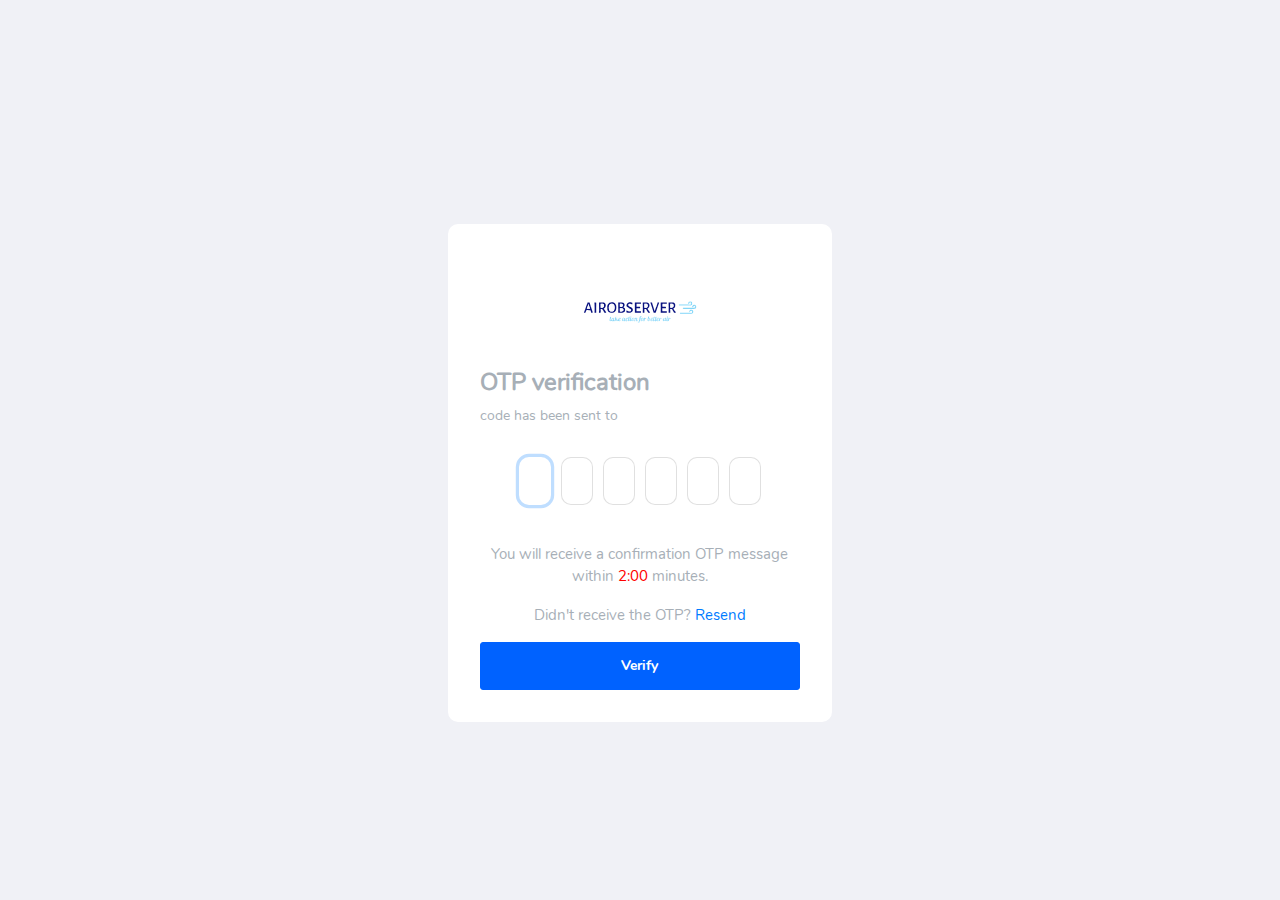
<file: pages/auth/UserOTPActiveWebGPS.html>
<!DOCTYPE html>
<html lang="en">
  <head>
     <!-- Required meta tags -->
     <meta charset="utf-8">
     <meta name="viewport" content="width=device-width, initial-scale=1, shrink-to-fit=no">
     <title>Connect Plus</title>
    <!-- plugins:css -->
    <link rel="stylesheet" href="../../assets/vendors/mdi/css/materialdesignicons.min.css">
    <link rel="stylesheet" href="../../assets/vendors/flag-icon-css/css/flag-icon.min.css">
    <link rel="stylesheet" href="../../assets/vendors/css/vendor.bundle.base.css">
    <!-- endinject -->
     <link rel="stylesheet" href="https://unicons.iconscout.com/release/v4.0.0/css/line.css">
     <!-- Layout styles -->
     <link rel="stylesheet" href="../../assets/css/style.css">
     <!-- End layout styles -->
     <link rel="shortcut icon" href="../../assets/images/favicon.png" />
  </head>
  <body>
    <div class="container-scroller">
      <div class="container-fluid page-body-wrapper full-page-wrapper">
        <div class="content-wrapper d-flex align-items-center auth ">
          <div class="row flex-grow">
            <div class="col-lg-4 mx-auto">
              <div class="auth-form-light text-left">
                <div class="brand-logo">
                  <img src="../../assets/images/logo-svg.svg">
                </div>
                <h2 class="otp-verfiy">OTP verification</h2>
                <p class="otp-send">code has been sent to <span class="user-mail"></span></p>
                <form class="OTP-card" id="OTPForm" action="http://airobserver4-001-site1.htempurl.com/ApiSiteGPS/UserOTPofEmployeeGPS.php" method="post">
                  <div class="form-group email-OTP d-none">
                    <label class="" for="exampleEmail">Email</label>
                    <input type="email" class="form-control form-control-lg" id="exampleEmail" placeholder="Email" name="EmailE">
                  </div>
                  <div class="inputs-card">
                    <input type="number" maxlength="1" id="OTP1" autofocus>
                    <input type="number" maxlength="1" id="OTP2">
                    <input type="number" maxlength="1" id="OTP3">
                    <input type="number" maxlength="1" id="OTP4">
                    <input type="number" maxlength="1" id="OTP5">
                    <input type="number" maxlength="1" id="OTP6">
                  </div>
                </form>
                <div class="warning">
                  <p class="OTP-warn text-center">
                    <i class="uil uil-exclamation-octagon"></i>
                    <span class="warning-msg">Enter the OTP sent to your Email</span>
                  </p>
                </div>
                <p class="msg-send otp-resend c-cyan">You will receive a confirmation OTP message within<span id="countdown" class="time-counter" style="color:red;"> 2:00 </span>minutes.</p>
                <p class="not-correct mt-2 text-center d-none" style="color: red;"><i class="uil uil-exclamation-octagon"></i>The OTP is wrong. Please check again.</p>
                <p class="otp-resend">Didn't receive the OTP? <a href="#" class="resend-OTP">Resend</a></p>
                <div class="mt-3">
                  <button class="btn btn-block btn-primary btn-lg font-weight-medium auth-form-btn" id="verifyBtn">Verify</button>
                </div>
              </div>
            </div>
          </div>
        </div>
      </div>
    </div>

    <script>



  let form = document.getElementById("OTPForm");
  let OTPInputs = document.querySelectorAll("#OTPForm input[type='number']");
  let OTPPara = document.querySelector(".OTP-warn");
  let verifyBtn = document.getElementById("verifyBtn");
  let userMail = document.querySelector(".user-mail");
  let sendMail = document.getElementById("exampleEmail");
  let resend = document.querySelector(".resend-OTP");
  let wrongOTP = document.querySelector(".not-correct");
  let mail = sessionStorage.getItem("mail");


  userMail.innerHTML = mail;
    

  verifyBtn.addEventListener("click", function(event) {
    event.preventDefault();
    sendMail.value = mail;
    let otpValue = parseInt(Array.from(OTPInputs).map(input => parseInt(input.value)).join(''));
    // console.log(sendMail.value)

    const formData = new FormData();
    formData.append('EmailE', mail);
    formData.append('verifycode', otpValue);
    // console.log(formData);

fetch('http://airobserver4-001-site1.htempurl.com/ApiSiteGPS/UserOTPofEmployeeGPS.php', {
  method: 'POST',
  body: formData 
}).then(response => response.json())
    .then(data => {
      if(OTPInputs.value === ""){
        OTPPara.classList.remove("OTP-warn");
        OTPPara.classList.add("show-warn");
      }
      if (data.Code === 200) {
        window.location.href = 'https://eslamhamouda.github.io/pages/auth/UserNewPasswordWebGPS.html';
      }else if (data.Code === 400 && !(OTPInputs.value === "")) {
        OTPPara.classList.add("OTP-warn");
        wrongOTP.classList.remove("d-none");
        wrongOTP.classList.add("d-block");
    }
    })
    .catch(error => console.error(error));
  });

OTPInputs.forEach((input, index) => {
  input.addEventListener('input', (event) => {
    const currentValue = event.target.value;
    const nextInput = OTPInputs[index + 1];
    const prevInput = OTPInputs[index - 1];

    if (currentValue.length === 1 && nextInput) {
      nextInput.focus();
    } else if (currentValue.length === 0 && prevInput) {
      prevInput.focus();
    }
  });

  input.addEventListener('paste', (event) => {
    event.preventDefault();
    const pasteData = event.clipboardData.getData('text/plain');
    const pasteDigits = pasteData.match(/\d/g);
    if (pasteDigits !== null && pasteDigits.length === OTPInputs.length) {
      for (let i = 0; i < pasteDigits.length; i++) {
        OTPInputs[i].value = pasteDigits[i];
        if (i < OTPInputs.length - 1) {
          OTPInputs[i].dispatchEvent(new Event('input'));
        }
      }
    }
  });

//   OTPInputs[OTPInputs.length - 1].addEventListener('input', (event) => {
//     const currentValue = event.target.value;
//     if (currentValue.length === 1) {
//       form.submit();
//     }
//   });
});

    var countdownTime = 120; 
    
    if (localStorage.getItem('countdownEndTime')) {
      var countdownEndTime = new Date(localStorage.getItem('countdownEndTime'));
      var now = new Date();
      var remainingTime = Math.floor((countdownEndTime - now) / 1000);
      
      if (remainingTime > 0) {
        countdownTime = remainingTime;
      }
    }

    var timer = setInterval(function() {
    var minutes = Math.floor(countdownTime / 60);
    var seconds = countdownTime % 60;
    minutes = String(minutes).padStart(2);
    seconds = String(seconds).padStart(2,"0")
    var countdownElem = document.getElementById('countdown');
    countdownElem.textContent = ' ' + minutes + ':' + seconds + ' ';
    countdownTime--;
    if (countdownTime < 0) {
      clearInterval(timer);
      countdownElem.textContent = ' 0:00 ';
    }
    }, 1000); 
    var countdownEndTime = new Date(Date.now() + countdownTime * 1000);
    localStorage.setItem('countdownEndTime', countdownEndTime);


resend.addEventListener("click", function(event) {
  event.preventDefault();

  // Send a fetch request to the API
  const emailData = new FormData();
    emailData.append('EmailE', mail);
  fetch("http://airobserver4-001-site1.htempurl.com/ApiSiteGPS/UserResendOTPAgainGPS.php",{
    method: 'POST',
    body: emailData
  }).then(response => response.json())
    .then(data => {
      if (data.Code === 200) {
        // If the response code is 200, restart the countdown timer
        var countdownTime = 120; // 2 minutes * 60 seconds
        var countdownElem = document.getElementById('countdown');
        countdownElem.textContent = ' 02:00 ';
        clearInterval(timer);
        timer = setInterval(function() {
          var minutes = Math.floor(countdownTime / 60);
          var seconds = countdownTime % 60;
          minutes = String(minutes).padStart(2);
          seconds = String(seconds).padStart(2,"0")
          countdownElem.textContent = ' ' + minutes + ':' + seconds + ' ';
          countdownTime--;
          if (countdownTime < 0) {
            clearInterval(timer);
            countdownElem.textContent = ' 0:00 ';
          }
        }, 1000); 
        var countdownEndTime = new Date(Date.now() + countdownTime * 1000);
        localStorage.setItem('countdownEndTime', countdownEndTime);
      }
    })
    .catch(error => console.log(error));
});

</script>
  <!-- plugins:js -->
  <script src="../../assets/vendors/js/vendor.bundle.base.js"></script>
  <!-- endinject -->
  <!-- inject:js -->
 <script src="../../assets/js/off-canvas.js"></script>
 <script src="../../assets/js/hoverable-collapse.js"></script>
 <script src="../../assets/js/misc.js"></script>
 <!-- endinject -->
  </body>
</html>
</file>
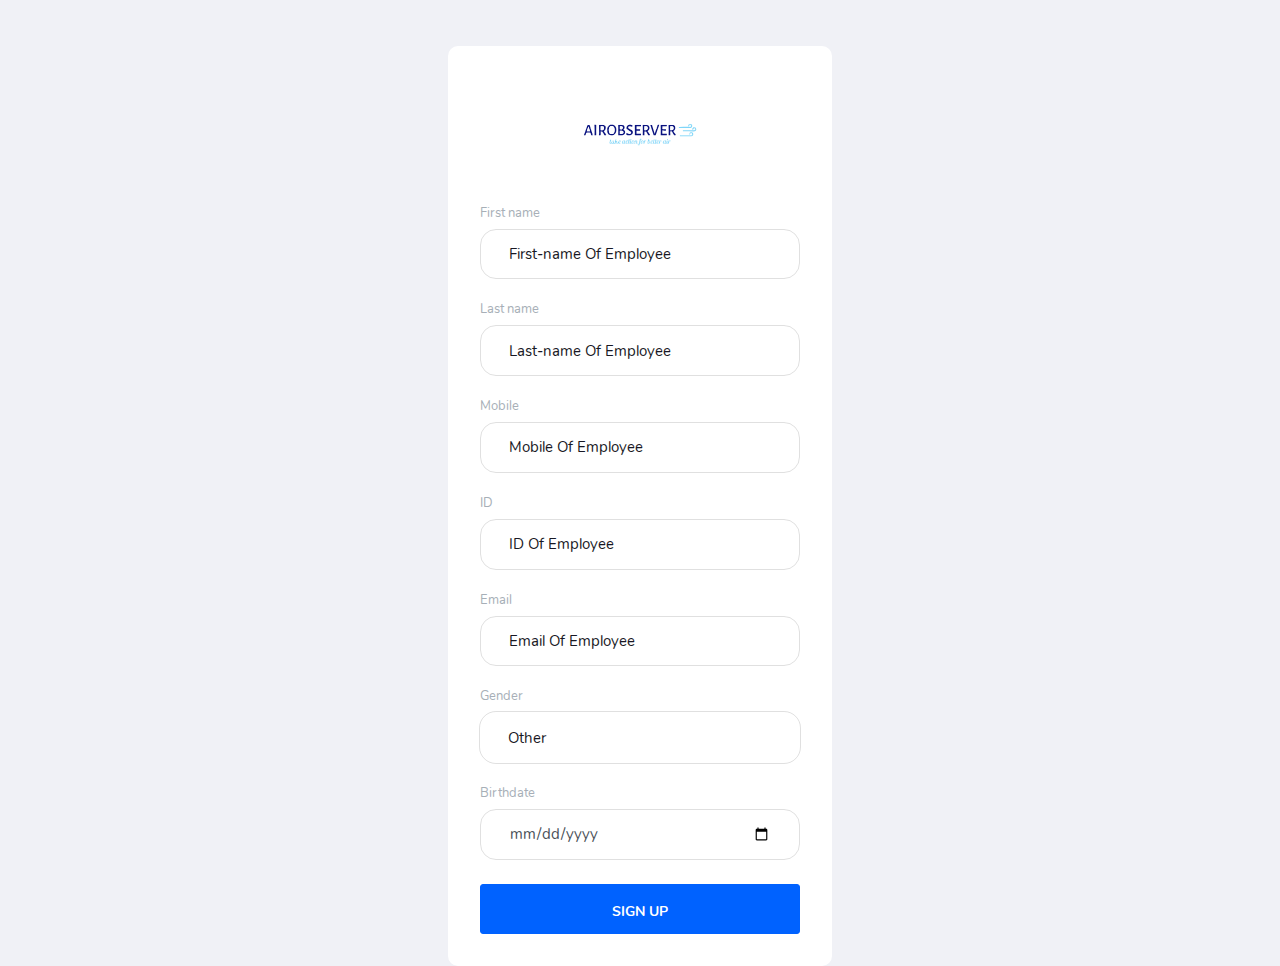
<file: pages/auth/UserRegisterWebGPS.html>
<!DOCTYPE html>
<html lang="en">
  <head>
    <!-- Required meta tags -->
    <meta charset="utf-8">
    <meta name="viewport" content="width=device-width, initial-scale=1, shrink-to-fit=no">
    <title>Connect Plus</title>
   <!-- plugins:css -->
   <link rel="stylesheet" href="../../assets/vendors/mdi/css/materialdesignicons.min.css">
   <link rel="stylesheet" href="../../assets/vendors/flag-icon-css/css/flag-icon.min.css">
   <link rel="stylesheet" href="../../assets/vendors/css/vendor.bundle.base.css">
   <!-- endinject -->
    <link rel="stylesheet" href="https://unicons.iconscout.com/release/v4.0.0/css/line.css">
    <!-- Layout styles -->
    <link rel="stylesheet" href="../../assets/css/style.css">
    <!-- End layout styles -->
    <link rel="shortcut icon" href="../../assets/images/favicon.png" />
  </head>
  <body>
    <div class="container-scroller">
      <div class="container-fluid page-body-wrapper full-page-wrapper">
        <div class="content-wrapper d-flex align-items-center auth">
          <div class="row flex-grow">
            <div class="col-lg-4 mx-auto">
              <div class="auth-form-light text-left">
                <div class="brand-logo">
                  <img src="../../assets/images/logo-svg.svg">
                </div>
                <form class="pt-3" action="https://airobserver4-001-site1.htempurl.com/ApiSiteGPS/SignUPGPS.php" id="registerForm" method="post">
                  <div class="form-group">
                    <label class="" for="exampleInputUsername1">First name</label>
                    <input type="text" class="form-control form-control-lg" id="exampleInputUsername1" placeholder="First-name Of Employee" name="FirstNameE">

                    <div class="warning ">
                      <p class="first-name-warn">
                        <i class="uil uil-exclamation-octagon"></i>
                        <span class="warning-msg">Enter first name</span>
                      </p>
                    </div>
                  </div>

                  <div class="form-group">
                    <label class="" for="exampleInputUsername1">Last name</label>
                    <input type="text" class="form-control form-control-lg" id="exampleInputUsername2" placeholder="Last-name Of Employee" name="LastNameE">

                    <div class="warning">
                      <p class="last-name-warn">
                        <i class="uil uil-exclamation-octagon"></i>
                        <span class="warning-msg">Enter last name</span>
                      </p>
                    </div>
                  </div>

                  <div class="form-group ">
                    <label for="exampleInputMobile" class="">Mobile</label>
                      <input type="number" maxlength="11" class="form-control form-control-lg" id="exampleInputMobile" placeholder="Mobile Of Employee" name="phoneE">

                      <div class="warning">
                        <p class="mobile-warn">
                          <i class="uil uil-exclamation-octagon"></i>
                          <span class="warning-msg">Enter mobile phone</span>
                        </p>
                      </div>
                  </div>

                  <div class="form-group ">
                    <label for="exampleInputMobile" class="">ID</label>
                      <input type="number" maxlength="14" class="form-control form-control-lg" id="exampleInputID" placeholder="ID Of Employee" name="IDE">

                      <div class="warning id-msg d-none" style="color: red;">
                        <p class="mt-2"><i class="uil uil-exclamation-octagon"></i><span class="warning-msg">Sorry, this wrong ID must equal "14" digit.</span></p>
                      </div>
                  </div>

                  <div class="form-group">
                    <label class="" for="exampleInputEmail1">Email</label>
                    <input type="email" class="form-control form-control-lg" id="exampleInputEmail1" placeholder="Email Of Employee" name="EmailE">

                    <div class="warning">
                      <p class="email-warn">
                        <i class="uil uil-exclamation-octagon"></i>
                        <span class="warning-msg">Enter email </span>
                      </p>
                    </div>
                  </div>

                  <!-- <div class="form-group">
                    <label for="exampleInputPassword1">Password</label>
                    <input type="password" class="form-control form-control-lg" id="exampleInputPassword1" placeholder="Password" name="PasswordE">

                    <div class="password-warning d-none">
                      <p class="password-warn" style="color: red;">
                        <i class="uil uil-exclamation-octagon"></i>
                        <span class="warning-msg" >Enter at least 8 character or number password </p>
                      </p>
                    </div>
                  </div>

                  <div class="form-group">
                    <label for="exampleInputConfirmPassword1">Confirm Password</label>
                    <input type="password" class="form-control " id="exampleInputConfirmPassword1" placeholder="Password">

                    <div class="confirm-warning d-none">
                      <p class="cpassword-warn" style="color: red;">
                        <i class="uil uil-exclamation-octagon"></i>
                        <span class="warning-msg" >"Passwords do not match </span>
                      </p>
                    </div>
                  </div> -->

                  <div class="form-group">
                    <label for="exampleSelectGender">Gender</label>
                    <select class="form-control form-control-lg Select-Gender" id="exampleSelectGender" name="Gender">
                      <option>Other</option>
                      <option>Male</option>
                      <option>Female</option>
                    </select>
                    <div class="warning other-msg d-none" style="color: red;">
                      <p class="mt-2"><i class="uil uil-exclamation-octagon"></i><span class="warning-msg">Sorry, you cannot select "Other". Please choose "Male" or "Female".</span></p>
                    </div>
                  </div>
                  
                  <div class="form-group">
                    <label for="exampleInputCity1">Birthdate</label>
                    <input type="date" class="form-control-lg form-control" id="exampleInputCity1" name="Birthday">

                    <div class="warning">
                      <p class="birth-warn">
                        <i class="uil uil-exclamation-octagon"></i>
                        <span class="warning-msg">please Select birthdate</span>
                      </p>
                    </div>
                  </div>

                  <!-- <div class="mb-4">
                    <div class="form-check">
                      <div class="form-check div-chehbox">
                        <input type="checkbox" class="form-check-input d-inline-block" id="Terms & Conditions">
                        <label class=" text-muted label-chehbox" for="Terms & Conditions">
                           I agree to all <a href="http://airobserver4-001-site1.htempurl.com/TermsAndConditions.php">Terms & Conditions</a></label>
                      </div>

                        <div class="warning">
                          <p class="Terms-warn">
                            <i class="uil uil-exclamation-octagon"></i>
                            <span class="warning-msg">You must to accepted Terms & Conditions before sign up</span>
                          </p>
                        </div>
                    </div>
                  </div> -->
                  <div class="mt-3">
                    <button type="submit"  class="btn btn-block btn-primary btn-lg font-weight-medium auth-form-btn">SIGN UP</button>
                  </div>

                  <div class="msg-error text-center mt-2 d-none">
                    <p class="msg-response" style="color: red;"></p>
                  </div>
                  
                  <!-- <div class="text-center mt-4 font-weight-light"> Already have an account? <a href="http://airobserver4-001-site1.htempurl.com/UserLoginWeb.php" class="text-primary">Login</a>
                  </div> -->
                </form>
              </div>
            </div>
          </div>
        </div>
      </div>
    </div>

    <script>
      localStorage.clear();
      const emailInput = document.getElementById('exampleInputEmail1');
      const registerForm = document.getElementById('registerForm');
      const firstName = document.getElementById('exampleInputUsername1');
      const lastName = document.getElementById('exampleInputUsername2');
      const mobile = document.getElementById('exampleInputMobile');
      const id = document.getElementById('exampleInputID');

      // const passwordMsg = document.querySelector(".password-warning");
      const confirmMSG = document.querySelector(".confirm-warning");

      // const confirmPassword = document.getElementById('exampleInputConfirmPassword1');
      const birthdate = document.getElementById('exampleInputCity1');
      const termsCheckbox = document.querySelector('.form-check-input');
      const firstNamePara = document.querySelector(".first-name-warn");
      const lastNamePara = document.querySelector(".last-name-warn");
      const mobilePara = document.querySelector(".mobile-warn");
      const emailPara = document.querySelector(".email-warn");
      const idPara = document.querySelector(".id-msg");
      const birthdatepara = document.querySelector(".birth-warn");
      const termspara = document.querySelector(".Terms-warn");
      const messageError = document.querySelector(".msg-error");
      const messageResponse = document.querySelector(".msg-response");
      const selectGender = document.querySelector(".Select-Gender");
      const wrongGenderMsg = document.querySelector(".other-msg");
      // const PasswordVlaue = document.getElementById("exampleInputPassword1");

      // console.log(SelectGender)
        registerForm.addEventListener('submit', function(event) {
          event.preventDefault(); // prevent the form submission
          let valid = true;

          if (firstName.value === "") {
            valid = false;
            firstNamePara.classList.remove("first-name-warn");
            firstNamePara.classList.add("show-warn");
          } else {
            firstNamePara.classList.remove("show-warn");
            firstNamePara.classList.add("first-name-warn");
          }

          if (lastName.value === "") {
            valid = false;
            lastNamePara.classList.remove("last-name-warn");
            lastNamePara.classList.add("show-warn");
          } else {
            lastNamePara.classList.remove("show-warn");
            lastNamePara.classList.add("last-name-warn");
          }

          if (mobile.value === "") {
            valid = false;
            mobilePara.classList.remove("mobile-warn");
            mobilePara.classList.add("show-warn");
          } else {
            mobilePara.classList.remove("show-warn");
            mobilePara.classList.add("mobile-warn");
          }

          if (emailInput.value === "") {
            valid = false;
            emailPara.classList.remove("email-warn");
            emailPara.classList.add("show-warn");
          } else {
            emailPara.classList.remove("show-warn");
            emailPara.classList.add("email-warn");
          }

          if (id.value.length !== 14) {
            valid = false;
            idPara.classList.remove("d-none");
          }else{
            idPara.classList.add("d-none");
          }

          // if (PasswordVlaue.value.length < 8){
          //   valid=false;
          //   passwordMsg.classList.remove("d-none");
          // }else{
          //   passwordMsg.classList.add("d-none");
          // }

          // if (PasswordVlaue.value !== confirmPassword.value) {
          //   valid = false;
          //   confirmPassword.classList.remove("d-none");
          // } else {
          //   confirmPassword.classList.remove("d-none");
          // }

          if (selectGender.value === "Other") {
            valid = false;
            wrongGenderMsg.classList.remove("d-none");
          } else {
            wrongGenderMsg.classList.add("d-none");
          }
          if (birthdate.value === "") {
            valid = false;
            birthdatepara.classList.remove("birth-warn");
            birthdatepara.classList.add("show-warn");
          } else {
            birthdatepara.classList.remove("show-warn");
            birthdatepara.classList.add("birth-warn");
          }

          // if (!termsCheckbox.checked) {
          //   valid = false;
          //   termspara.classList.remove("Terms-warn");
          //   termspara.classList.add("show-warn");
          // } else {
          //   termspara.classList.remove("show-warn");
          //   termspara.classList.add("Terms-warn");
          // }

          if (valid === true) {
                    fetch('https://airobserver4-001-site1.htempurl.com/ApiSiteGPS/SignUPGPS.php', {
                      method: 'POST',
                      body: new FormData(event.target)
                    })
                    .then(response => response.json())
                    .then(data => {
                      if (data.Code === 200) {
                        // Redirect to the API page
                        localStorage.setItem('userData', JSON.stringify(data.message));
                        location.reload();
                        console.log(data.message);
                        // window.location.href = 'https://airobserver4-001-site1.htempurl.com/UserOTPWeb.php';
                      } else {
                        console.log('Error:', data.message);
                        // window.location.href = 'https://airobserver4-001-site1.htempurl.com/register.php';
                        const errorMsg = data.message;
                        messageError.classList.remove("d-none");
                        // messageError.classList.add("d-block");
                        messageResponse.innerHTML = errorMsg ;
                      }
                    })
                    .catch(error => console.error(error));
                  }
                  });
                
                  // emailInput.addEventListener('blur', function() {
                  //   window.sessionStorage.setItem('mail', this.value);
                  // });
                
    </script>
     <!-- plugins:js -->
     <script src="../../assets/vendors/js/vendor.bundle.base.js"></script>
     <!-- endinject -->
     <!-- inject:js -->
    <script src="../../assets/js/off-canvas.js"></script>
    <script src="../../assets/js/hoverable-collapse.js"></script>
    <script src="../../assets/js/misc.js"></script>
    <!-- endinject -->
    <!-- <script src="../../assets/js/register.js"></script> -->
  </body>
</html>
</file>
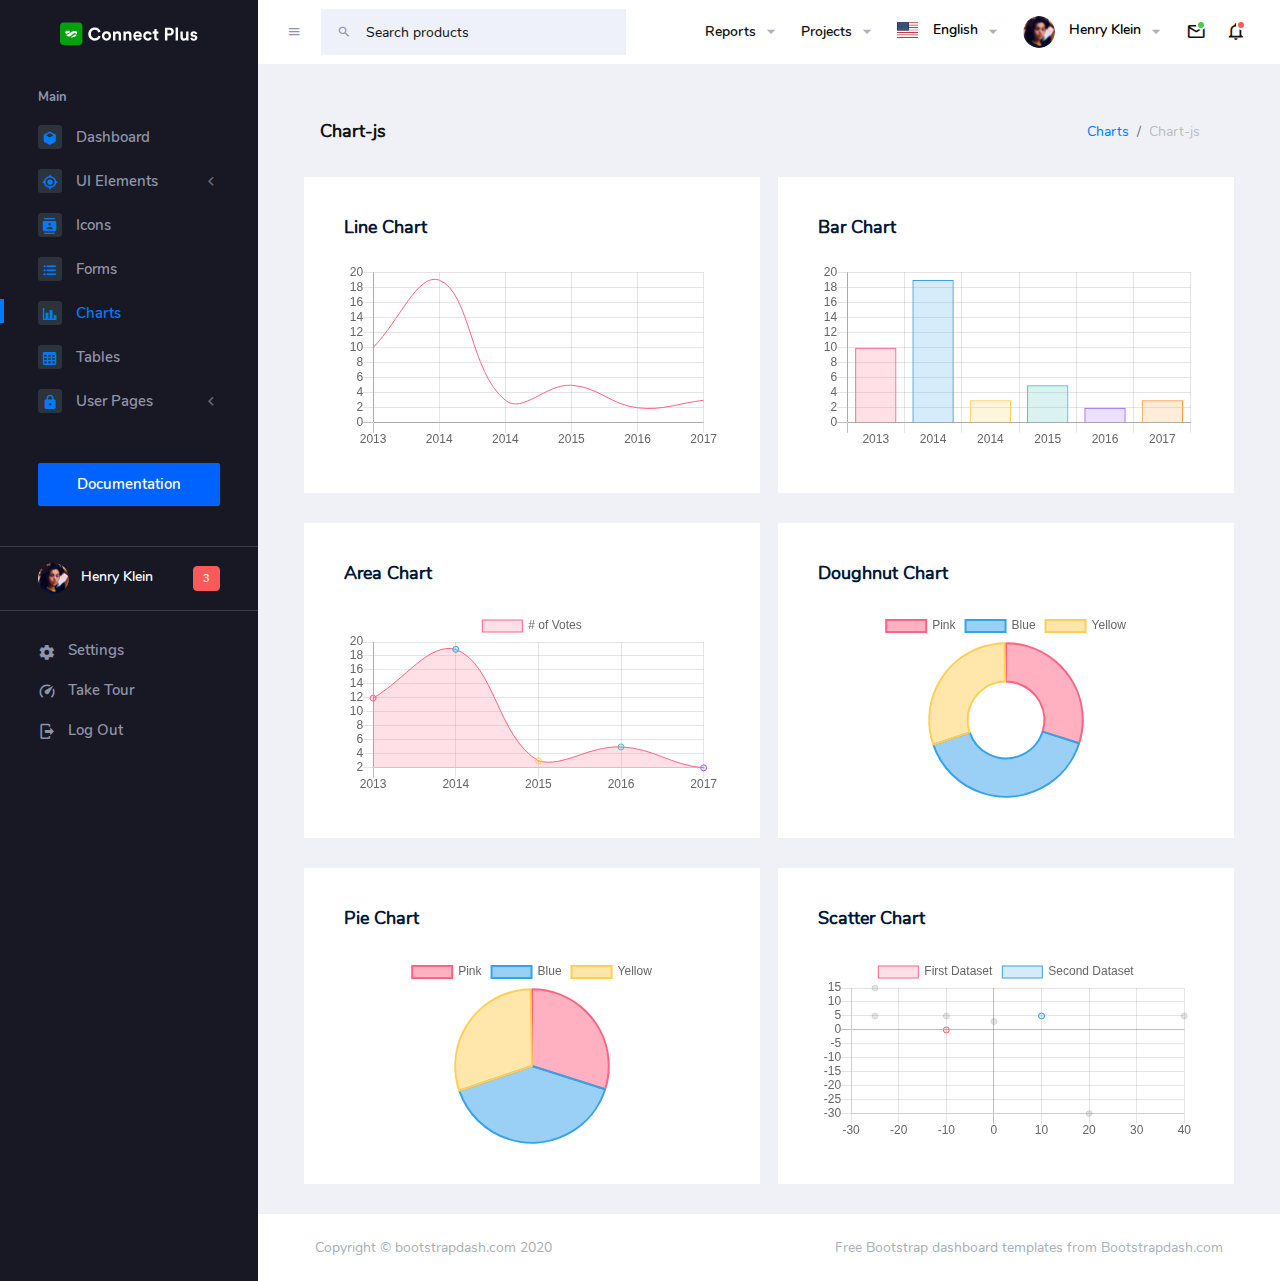
<file: pages/charts/chartjs.html>
<!DOCTYPE html>
<html lang="en">
  <head>
    <!-- Required meta tags -->
    <meta charset="utf-8">
    <meta name="viewport" content="width=device-width, initial-scale=1, shrink-to-fit=no">
    <title>Connect Plus</title>
    <!-- plugins:css -->
    <link rel="stylesheet" href="../../assets/vendors/mdi/css/materialdesignicons.min.css">
    <link rel="stylesheet" href="../../assets/vendors/flag-icon-css/css/flag-icon.min.css">
    <link rel="stylesheet" href="../../assets/vendors/css/vendor.bundle.base.css">
    <!-- endinject -->
    <!-- Plugin css for this page -->
    <!-- End Plugin css for this page -->
    <!-- inject:css -->
    <!-- endinject -->
    <!-- Layout styles -->
    <link rel="stylesheet" href="../../assets/css/style.css">
    <!-- End layout styles -->
    <link rel="shortcut icon" href="../../assets/images/favicon.png" />
  </head>
  <body>
    <div class="container-scroller">
      <!-- partial:../../partials/_navbar.html -->
      <nav class="navbar default-layout-navbar col-lg-12 col-12 p-0 fixed-top d-flex flex-row">
        <div class="text-center navbar-brand-wrapper d-flex align-items-center justify-content-center">
          <a class="navbar-brand brand-logo" href="../../index.html"><img src="../../assets/images/logo.svg" alt="logo" /></a>
          <a class="navbar-brand brand-logo-mini" href="../../index.html"><img src="../../assets/images/logo-mini.svg" alt="logo" /></a>
        </div>
        <div class="navbar-menu-wrapper d-flex align-items-stretch">
          <button class="navbar-toggler navbar-toggler align-self-center" type="button" data-toggle="minimize">
            <span class="mdi mdi-menu"></span>
          </button>
          <div class="search-field d-none d-xl-block">
            <form class="d-flex align-items-center h-100" action="#">
              <div class="input-group">
                <div class="input-group-prepend bg-transparent">
                  <i class="input-group-text border-0 mdi mdi-magnify"></i>
                </div>
                <input type="text" class="form-control bg-transparent border-0" placeholder="Search products">
              </div>
            </form>
          </div>
          <ul class="navbar-nav navbar-nav-right">
            <li class="nav-item  dropdown d-none d-md-block">
              <a class="nav-link dropdown-toggle" id="reportDropdown" href="#" data-toggle="dropdown" aria-expanded="false"> Reports </a>
              <div class="dropdown-menu navbar-dropdown" aria-labelledby="reportDropdown">
                <a class="dropdown-item" href="#">
                  <i class="mdi mdi-file-pdf mr-2"></i>PDF </a>
                <div class="dropdown-divider"></div>
                <a class="dropdown-item" href="#">
                  <i class="mdi mdi-file-excel mr-2"></i>Excel </a>
                <div class="dropdown-divider"></div>
                <a class="dropdown-item" href="#">
                  <i class="mdi mdi-file-word mr-2"></i>doc </a>
              </div>
            </li>
            <li class="nav-item  dropdown d-none d-md-block">
              <a class="nav-link dropdown-toggle" id="projectDropdown" href="#" data-toggle="dropdown" aria-expanded="false"> Projects </a>
              <div class="dropdown-menu navbar-dropdown" aria-labelledby="projectDropdown">
                <a class="dropdown-item" href="#">
                  <i class="mdi mdi-eye-outline mr-2"></i>View Project </a>
                <div class="dropdown-divider"></div>
                <a class="dropdown-item" href="#">
                  <i class="mdi mdi-pencil-outline mr-2"></i>Edit Project </a>
              </div>
            </li>
            <li class="nav-item nav-language dropdown d-none d-md-block">
              <a class="nav-link dropdown-toggle" id="languageDropdown" href="#" data-toggle="dropdown" aria-expanded="false">
                <div class="nav-language-icon">
                  <i class="flag-icon flag-icon-us" title="us" id="us"></i>
                </div>
                <div class="nav-language-text">
                  <p class="mb-1 text-black">English</p>
                </div>
              </a>
              <div class="dropdown-menu navbar-dropdown" aria-labelledby="languageDropdown">
                <a class="dropdown-item" href="#">
                  <div class="nav-language-icon mr-2">
                    <i class="flag-icon flag-icon-ae" title="ae" id="ae"></i>
                  </div>
                  <div class="nav-language-text">
                    <p class="mb-1 text-black">Arabic</p>
                  </div>
                </a>
                <div class="dropdown-divider"></div>
                <a class="dropdown-item" href="#">
                  <div class="nav-language-icon mr-2">
                    <i class="flag-icon flag-icon-gb" title="GB" id="gb"></i>
                  </div>
                  <div class="nav-language-text">
                    <p class="mb-1 text-black">English</p>
                  </div>
                </a>
              </div>
            </li>
            <li class="nav-item nav-profile dropdown">
              <a class="nav-link dropdown-toggle" id="profileDropdown" href="#" data-toggle="dropdown" aria-expanded="false">
                <div class="nav-profile-img">
                  <img src="../../assets/images/faces/face28.png" alt="image">
                </div>
                <div class="nav-profile-text">
                  <p class="mb-1 text-black">Henry Klein</p>
                </div>
              </a>
              <div class="dropdown-menu navbar-dropdown dropdown-menu-right p-0 border-0 font-size-sm" aria-labelledby="profileDropdown" data-x-placement="bottom-end">
                <div class="p-3 text-center bg-primary">
                  <img class="img-avatar img-avatar48 img-avatar-thumb" src="../../assets/images/faces/face28.png" alt="">
                </div>
                <div class="p-2">
                  <h5 class="dropdown-header text-uppercase pl-2 text-dark">User Options</h5>
                  <a class="dropdown-item py-1 d-flex align-items-center justify-content-between" href="#">
                    <span>Inbox</span>
                    <span class="p-0">
                      <span class="badge badge-primary">3</span>
                      <i class="mdi mdi-email-open-outline ml-1"></i>
                    </span>
                  </a>
                  <a class="dropdown-item py-1 d-flex align-items-center justify-content-between" href="#">
                    <span>Profile</span>
                    <span class="p-0">
                      <span class="badge badge-success">1</span>
                      <i class="mdi mdi-account-outline ml-1"></i>
                    </span>
                  </a>
                  <a class="dropdown-item py-1 d-flex align-items-center justify-content-between" href="javascript:void(0)">
                    <span>Settings</span>
                    <i class="mdi mdi-settings"></i>
                  </a>
                  <div role="separator" class="dropdown-divider"></div>
                  <h5 class="dropdown-header text-uppercase  pl-2 text-dark mt-2">Actions</h5>
                  <a class="dropdown-item py-1 d-flex align-items-center justify-content-between" href="#">
                    <span>Lock Account</span>
                    <i class="mdi mdi-lock ml-1"></i>
                  </a>
                  <a class="dropdown-item py-1 d-flex align-items-center justify-content-between" href="#">
                    <span>Log Out</span>
                    <i class="mdi mdi-logout ml-1"></i>
                  </a>
                </div>
              </div>
            </li>
            <li class="nav-item dropdown">
              <a class="nav-link count-indicator dropdown-toggle" id="messageDropdown" href="#" data-toggle="dropdown" aria-expanded="false">
                <i class="mdi mdi-email-outline"></i>
                <span class="count-symbol bg-success"></span>
              </a>
              <div class="dropdown-menu dropdown-menu-right navbar-dropdown preview-list" aria-labelledby="messageDropdown">
                <h6 class="p-3 mb-0 bg-primary text-white py-4">Messages</h6>
                <div class="dropdown-divider"></div>
                <a class="dropdown-item preview-item">
                  <div class="preview-thumbnail">
                    <img src="../../assets/images/faces/face4.jpg" alt="image" class="profile-pic">
                  </div>
                  <div class="preview-item-content d-flex align-items-start flex-column justify-content-center">
                    <h6 class="preview-subject ellipsis mb-1 font-weight-normal">Mark send you a message</h6>
                    <p class="text-gray mb-0"> 1 Minutes ago </p>
                  </div>
                </a>
                <div class="dropdown-divider"></div>
                <a class="dropdown-item preview-item">
                  <div class="preview-thumbnail">
                    <img src="../../assets/images/faces/face2.jpg" alt="image" class="profile-pic">
                  </div>
                  <div class="preview-item-content d-flex align-items-start flex-column justify-content-center">
                    <h6 class="preview-subject ellipsis mb-1 font-weight-normal">Cregh send you a message</h6>
                    <p class="text-gray mb-0"> 15 Minutes ago </p>
                  </div>
                </a>
                <div class="dropdown-divider"></div>
                <a class="dropdown-item preview-item">
                  <div class="preview-thumbnail">
                    <img src="../../assets/images/faces/face3.jpg" alt="image" class="profile-pic">
                  </div>
                  <div class="preview-item-content d-flex align-items-start flex-column justify-content-center">
                    <h6 class="preview-subject ellipsis mb-1 font-weight-normal">Profile picture updated</h6>
                    <p class="text-gray mb-0"> 18 Minutes ago </p>
                  </div>
                </a>
                <div class="dropdown-divider"></div>
                <h6 class="p-3 mb-0 text-center">4 new messages</h6>
              </div>
            </li>
            <li class="nav-item dropdown">
              <a class="nav-link count-indicator dropdown-toggle" id="notificationDropdown" href="#" data-toggle="dropdown">
                <i class="mdi mdi-bell-outline"></i>
                <span class="count-symbol bg-danger"></span>
              </a>
              <div class="dropdown-menu dropdown-menu-right navbar-dropdown preview-list" aria-labelledby="notificationDropdown">
                <h6 class="p-3 mb-0 bg-primary text-white py-4">Notifications</h6>
                <div class="dropdown-divider"></div>
                <a class="dropdown-item preview-item">
                  <div class="preview-thumbnail">
                    <div class="preview-icon bg-success">
                      <i class="mdi mdi-calendar"></i>
                    </div>
                  </div>
                  <div class="preview-item-content d-flex align-items-start flex-column justify-content-center">
                    <h6 class="preview-subject font-weight-normal mb-1">Event today</h6>
                    <p class="text-gray ellipsis mb-0"> Just a reminder that you have an event today </p>
                  </div>
                </a>
                <div class="dropdown-divider"></div>
                <a class="dropdown-item preview-item">
                  <div class="preview-thumbnail">
                    <div class="preview-icon bg-warning">
                      <i class="mdi mdi-settings"></i>
                    </div>
                  </div>
                  <div class="preview-item-content d-flex align-items-start flex-column justify-content-center">
                    <h6 class="preview-subject font-weight-normal mb-1">Settings</h6>
                    <p class="text-gray ellipsis mb-0"> Update dashboard </p>
                  </div>
                </a>
                <div class="dropdown-divider"></div>
                <a class="dropdown-item preview-item">
                  <div class="preview-thumbnail">
                    <div class="preview-icon bg-info">
                      <i class="mdi mdi-link-variant"></i>
                    </div>
                  </div>
                  <div class="preview-item-content d-flex align-items-start flex-column justify-content-center">
                    <h6 class="preview-subject font-weight-normal mb-1">Launch Admin</h6>
                    <p class="text-gray ellipsis mb-0"> New admin wow! </p>
                  </div>
                </a>
                <div class="dropdown-divider"></div>
                <h6 class="p-3 mb-0 text-center">See all notifications</h6>
              </div>
            </li>
          </ul>
          <button class="navbar-toggler navbar-toggler-right d-lg-none align-self-center" type="button" data-toggle="offcanvas">
            <span class="mdi mdi-menu"></span>
          </button>
        </div>
      </nav>
      <!-- partial -->
      <div class="container-fluid page-body-wrapper">
        <!-- partial:../../partials/_sidebar.html -->
        <nav class="sidebar sidebar-offcanvas" id="sidebar">
          <ul class="nav">
            <li class="nav-item nav-category">Main</li>
            <li class="nav-item">
              <a class="nav-link" href="../../index.html">
                <span class="icon-bg"><i class="mdi mdi-cube menu-icon"></i></span>
                <span class="menu-title">Dashboard</span>
              </a>
            </li>
            <li class="nav-item">
              <a class="nav-link" data-toggle="collapse" href="#ui-basic" aria-expanded="false" aria-controls="ui-basic">
                <span class="icon-bg"><i class="mdi mdi-crosshairs-gps menu-icon"></i></span>
                <span class="menu-title">UI Elements</span>
                <i class="menu-arrow"></i>
              </a>
              <div class="collapse" id="ui-basic">
                <ul class="nav flex-column sub-menu">
                  <li class="nav-item"> <a class="nav-link" href="../../pages/ui-features/buttons.html">Buttons</a></li>
                  <li class="nav-item"> <a class="nav-link" href="../../pages/ui-features/dropdowns.html">Dropdowns</a></li>
                  <li class="nav-item"> <a class="nav-link" href="../../pages/ui-features/typography.html">Typography</a></li>
                </ul>
              </div>
            </li>
            <li class="nav-item">
              <a class="nav-link" href="../../pages/icons/mdi.html">
                <span class="icon-bg"><i class="mdi mdi-contacts menu-icon"></i></span>
                <span class="menu-title">Icons</span>
              </a>
            </li>
            <li class="nav-item">
              <a class="nav-link" href="../../pages/forms/basic_elements.html">
                <span class="icon-bg"><i class="mdi mdi-format-list-bulleted menu-icon"></i></span>
                <span class="menu-title">Forms</span>
              </a>
            </li>
            <li class="nav-item">
              <a class="nav-link" href="../../pages/charts/chartjs.html">
                <span class="icon-bg"><i class="mdi mdi-chart-bar menu-icon"></i></span>
                <span class="menu-title">Charts</span>
              </a>
            </li>
            <li class="nav-item">
              <a class="nav-link" href="../../pages/tables/basic-table.html">
                <span class="icon-bg"><i class="mdi mdi-table-large menu-icon"></i></span>
                <span class="menu-title">Tables</span>
              </a>
            </li>
            <li class="nav-item">
              <a class="nav-link" data-toggle="collapse" href="#auth" aria-expanded="false" aria-controls="auth">
                <span class="icon-bg"><i class="mdi mdi-lock menu-icon"></i></span>
                <span class="menu-title">User Pages</span>
                <i class="menu-arrow"></i>
              </a>
              <div class="collapse" id="auth">
                <ul class="nav flex-column sub-menu">
                  <li class="nav-item"> <a class="nav-link" href="../../pages/samples/blank-page.html"> Blank Page </a></li>
                  <li class="nav-item"> <a class="nav-link" href="../../pages/samples/login.html"> Login </a></li>
                  <li class="nav-item"> <a class="nav-link" href="../../pages/samples/register.html"> Register </a></li>
                  <li class="nav-item"> <a class="nav-link" href="../../pages/samples/error-404.html"> 404 </a></li>
                  <li class="nav-item"> <a class="nav-link" href="../../pages/samples/error-500.html"> 500 </a></li>
                </ul>
              </div>
            </li>
            <li class="nav-item documentation-link">
              <a class="nav-link" href="http://www.bootstrapdash.com/demo/connect-plus-free/jquery/documentation/documentation.html" target="_blank">
                <span class="icon-bg">
                  <i class="mdi mdi-file-document-box menu-icon"></i>
                </span>
                <span class="menu-title">Documentation</span>
              </a>
            </li>
            <li class="nav-item sidebar-user-actions">
              <div class="user-details">
                <div class="d-flex justify-content-between align-items-center">
                  <div>
                    <div class="d-flex align-items-center">
                      <div class="sidebar-profile-img">
                        <img src="../../assets/images/faces/face28.png" alt="image">
                      </div>
                      <div class="sidebar-profile-text">
                        <p class="mb-1">Henry Klein</p>
                      </div>
                    </div>
                  </div>
                  <div class="badge badge-danger">3</div>
                </div>
              </div>
            </li>
            <li class="nav-item sidebar-user-actions">
              <div class="sidebar-user-menu">
                <a href="#" class="nav-link"><i class="mdi mdi-settings menu-icon"></i>
                  <span class="menu-title">Settings</span>
                </a>
              </div>
            </li>
            <li class="nav-item sidebar-user-actions">
              <div class="sidebar-user-menu">
                <a href="#" class="nav-link"><i class="mdi mdi-speedometer menu-icon"></i>
                  <span class="menu-title">Take Tour</span></a>
              </div>
            </li>
            <li class="nav-item sidebar-user-actions">
              <div class="sidebar-user-menu">
                <a href="#" class="nav-link"><i class="mdi mdi-logout menu-icon"></i>
                  <span class="menu-title">Log Out</span></a>
              </div>
            </li>
          </ul>
        </nav>
        <!-- partial -->
        <div class="main-panel">
          <div class="content-wrapper">
            <div class="page-header">
              <h3 class="page-title"> Chart-js </h3>
              <nav aria-label="breadcrumb">
                <ol class="breadcrumb">
                  <li class="breadcrumb-item"><a href="#">Charts</a></li>
                  <li class="breadcrumb-item active" aria-current="page">Chart-js</li>
                </ol>
              </nav>
            </div>
            <div class="row">
              <div class="col-lg-6 grid-margin stretch-card">
                <div class="card">
                  <div class="card-body">
                    <h4 class="card-title">Line chart</h4>
                    <canvas id="lineChart" style="height:250px"></canvas>
                  </div>
                </div>
              </div>
              <div class="col-lg-6 grid-margin stretch-card">
                <div class="card">
                  <div class="card-body">
                    <h4 class="card-title">Bar chart</h4>
                    <canvas id="barChart" style="height:230px"></canvas>
                  </div>
                </div>
              </div>
            </div>
            <div class="row">
              <div class="col-lg-6 grid-margin stretch-card">
                <div class="card">
                  <div class="card-body">
                    <h4 class="card-title">Area chart</h4>
                    <canvas id="areaChart" style="height:250px"></canvas>
                  </div>
                </div>
              </div>
              <div class="col-lg-6 grid-margin stretch-card">
                <div class="card">
                  <div class="card-body">
                    <h4 class="card-title">Doughnut chart</h4>
                    <canvas id="doughnutChart" style="height:250px"></canvas>
                  </div>
                </div>
              </div>
            </div>
            <div class="row">
              <div class="col-lg-6 grid-margin stretch-card">
                <div class="card">
                  <div class="card-body">
                    <h4 class="card-title">Pie chart</h4>
                    <canvas id="pieChart" style="height:250px"></canvas>
                  </div>
                </div>
              </div>
              <div class="col-lg-6 grid-margin stretch-card">
                <div class="card">
                  <div class="card-body">
                    <h4 class="card-title">Scatter chart</h4>
                    <canvas id="scatterChart" style="height:250px"></canvas>
                  </div>
                </div>
              </div>
            </div>
          </div>
          <!-- content-wrapper ends -->
          <!-- partial:../../partials/_footer.html -->
          <footer class="footer">
            <div class="footer-inner-wraper">
              <div class="d-sm-flex justify-content-center justify-content-sm-between">
                <span class="text-muted d-block text-center text-sm-left d-sm-inline-block">Copyright © bootstrapdash.com 2020</span>
                <span class="float-none float-sm-right d-block mt-1 mt-sm-0 text-center"> Free <a href="https://www.bootstrapdash.com/" target="_blank">Bootstrap dashboard templates</a> from Bootstrapdash.com</span>
              </div>
            </div>
          </footer>
          <!-- partial -->
        </div>
        <!-- main-panel ends -->
      </div>
      <!-- page-body-wrapper ends -->
    </div>
    <!-- container-scroller -->
    <!-- plugins:js -->
    <script src="../../assets/vendors/js/vendor.bundle.base.js"></script>
    <!-- endinject -->
    <!-- Plugin js for this page -->
    <script src="../../assets/vendors/chart.js/Chart.min.js"></script>
    <!-- End plugin js for this page -->
    <!-- inject:js -->
    <script src="../../assets/js/off-canvas.js"></script>
    <script src="../../assets/js/hoverable-collapse.js"></script>
    <script src="../../assets/js/misc.js"></script>
    <!-- endinject -->
    <!-- Custom js for this page -->
    <script src="../../assets/js/chart.js"></script>
    <!-- End custom js for this page -->
  </body>
</html>
</file>
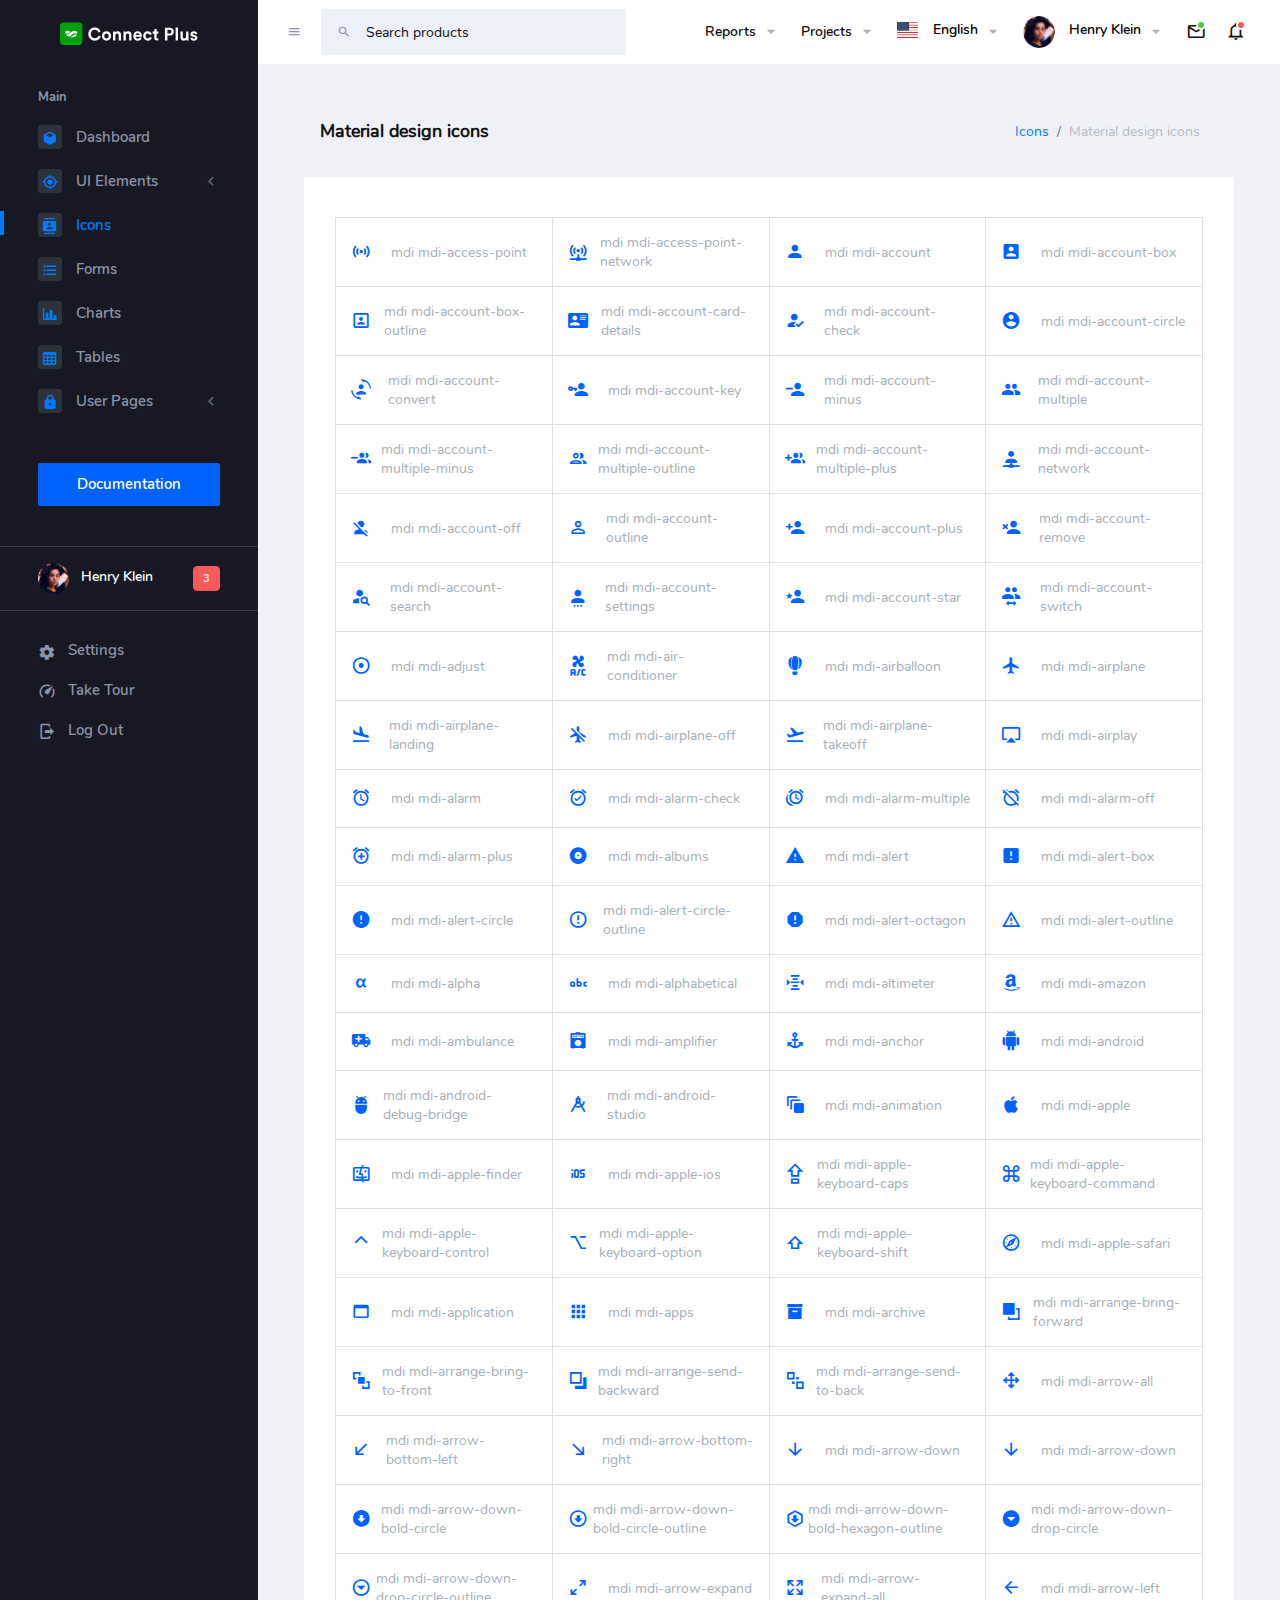
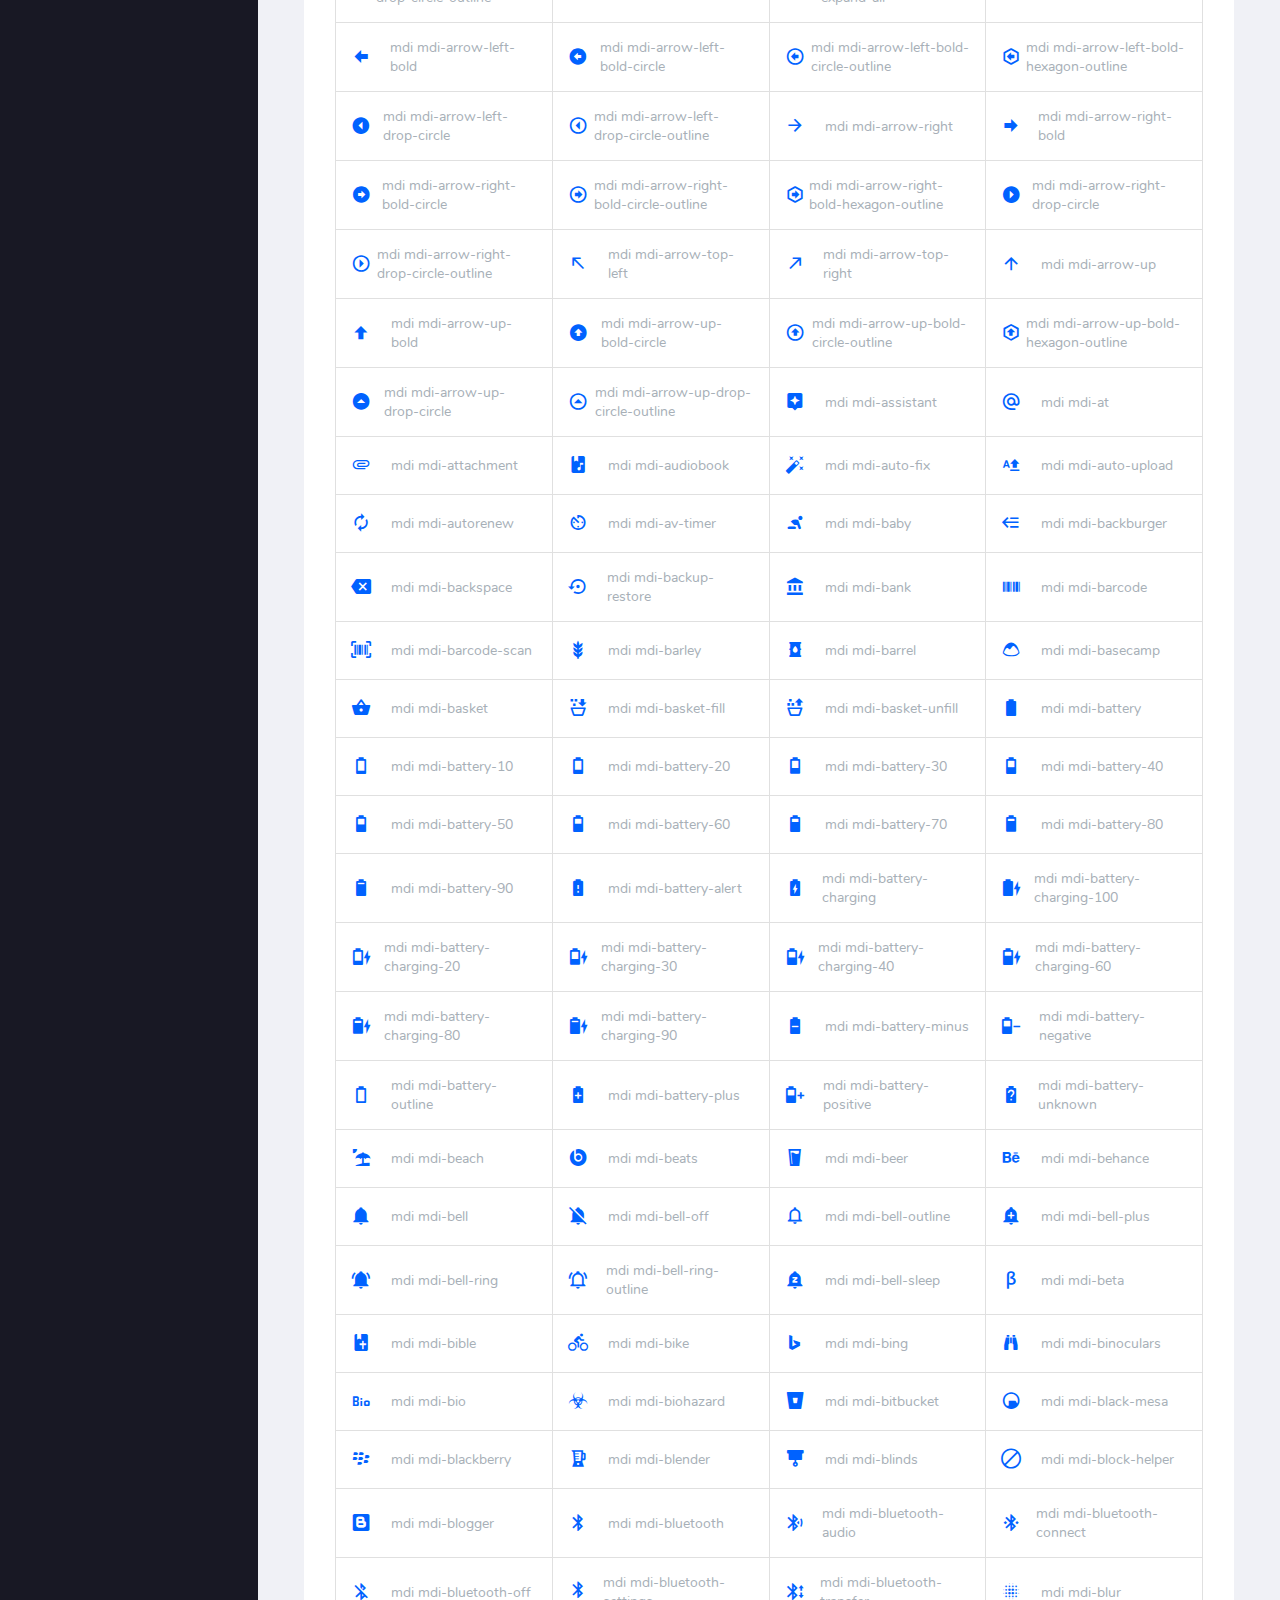
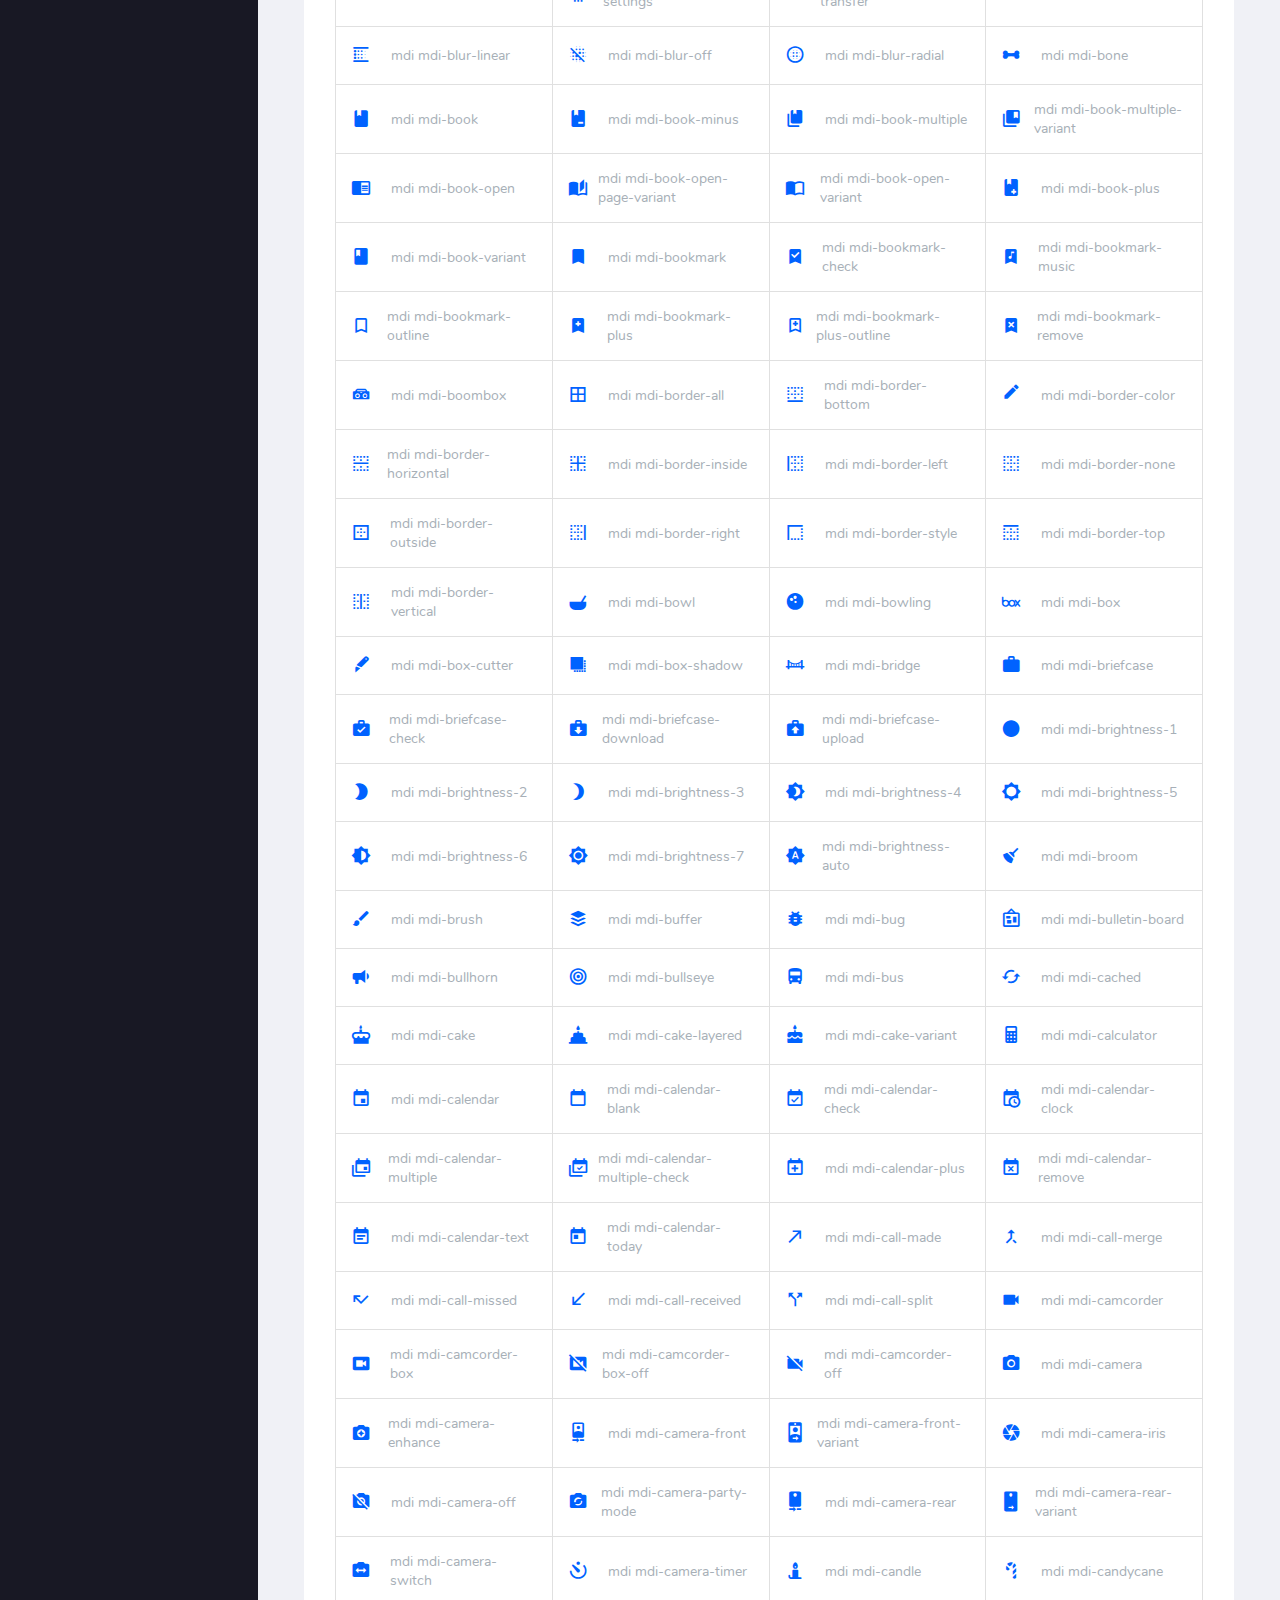
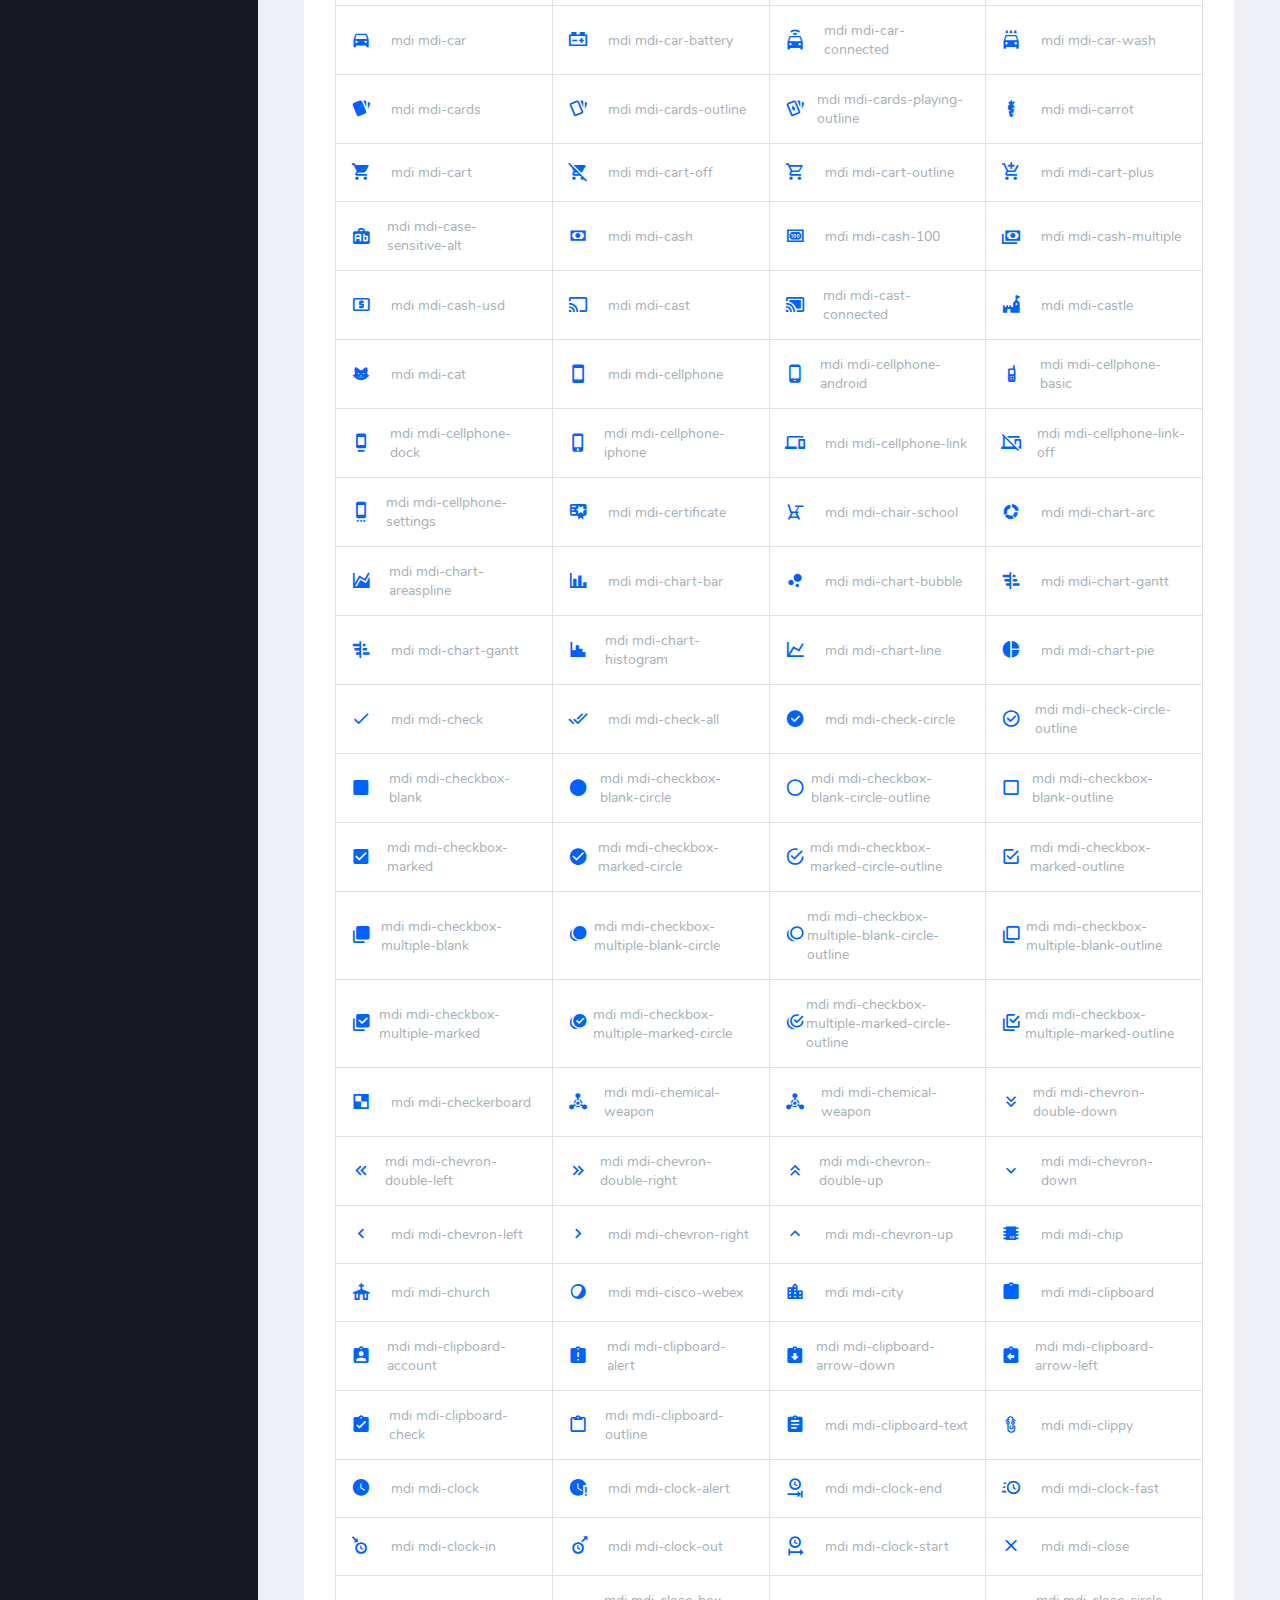
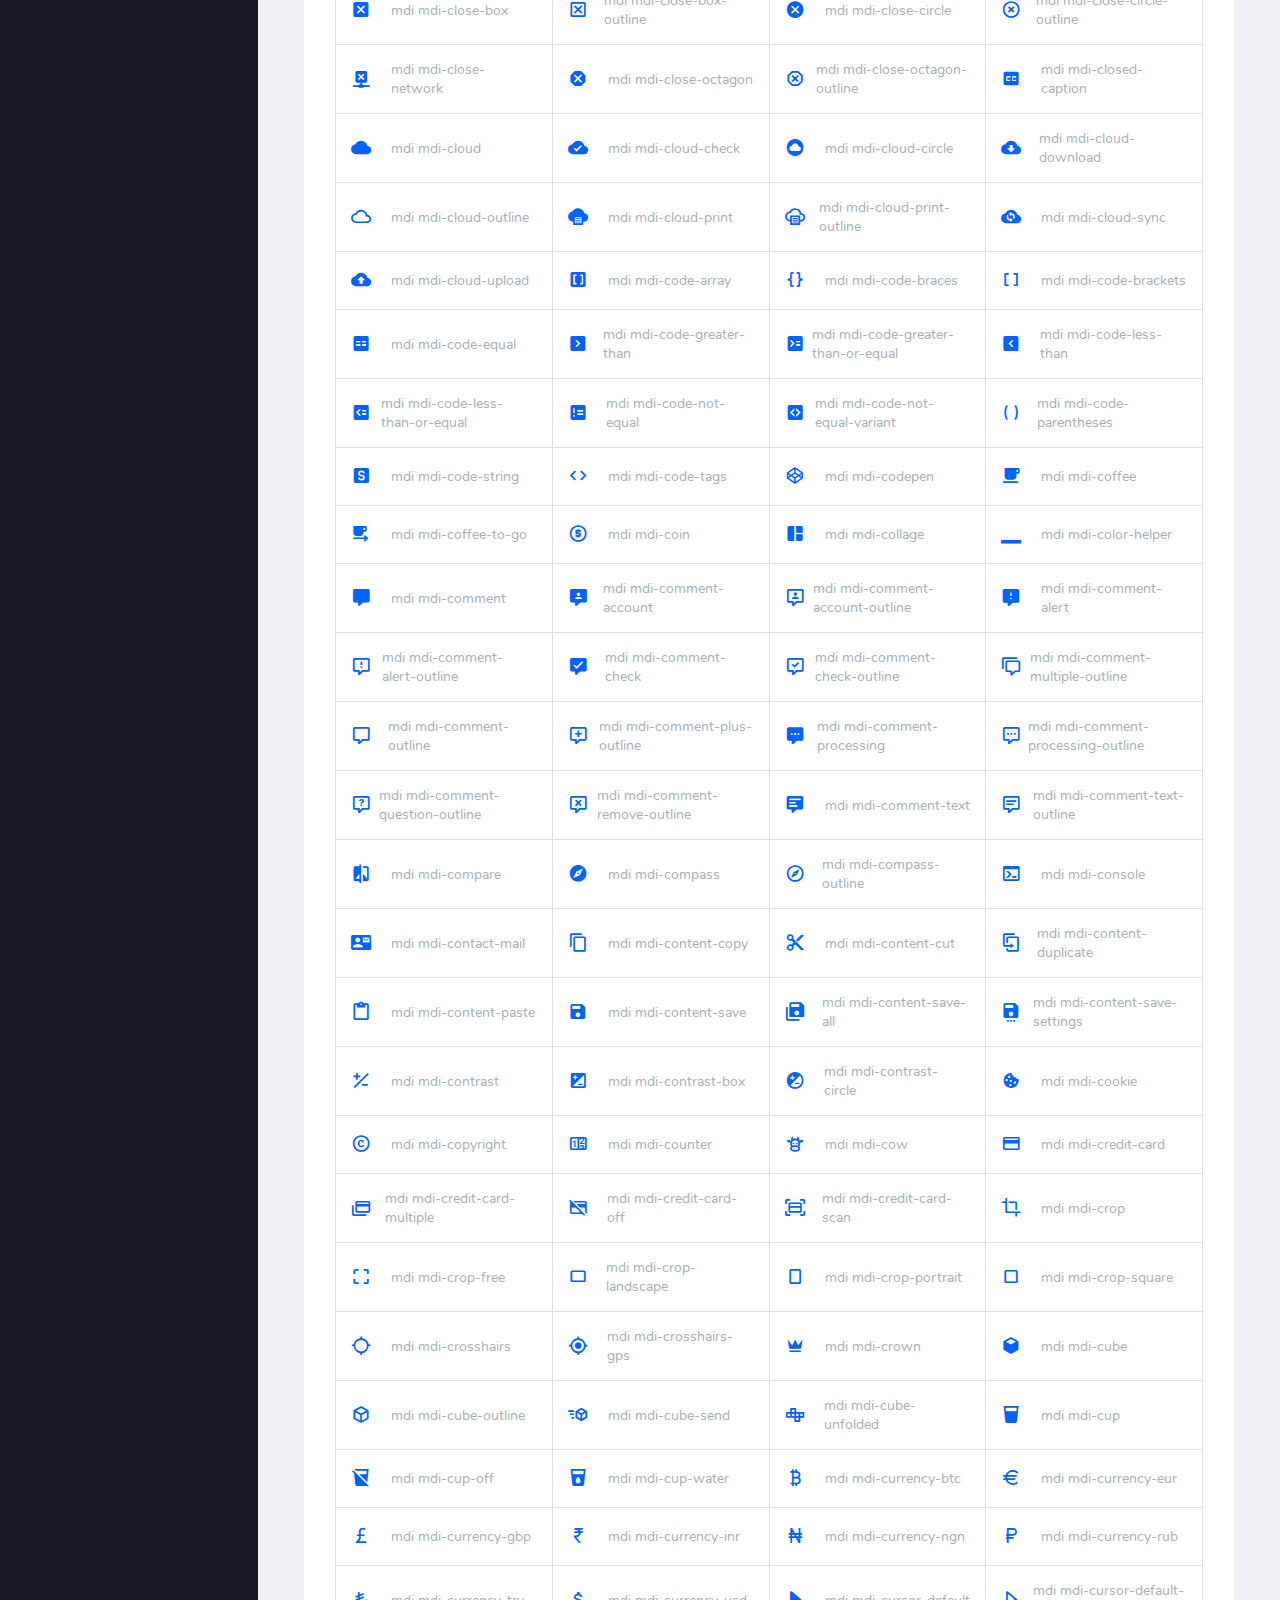
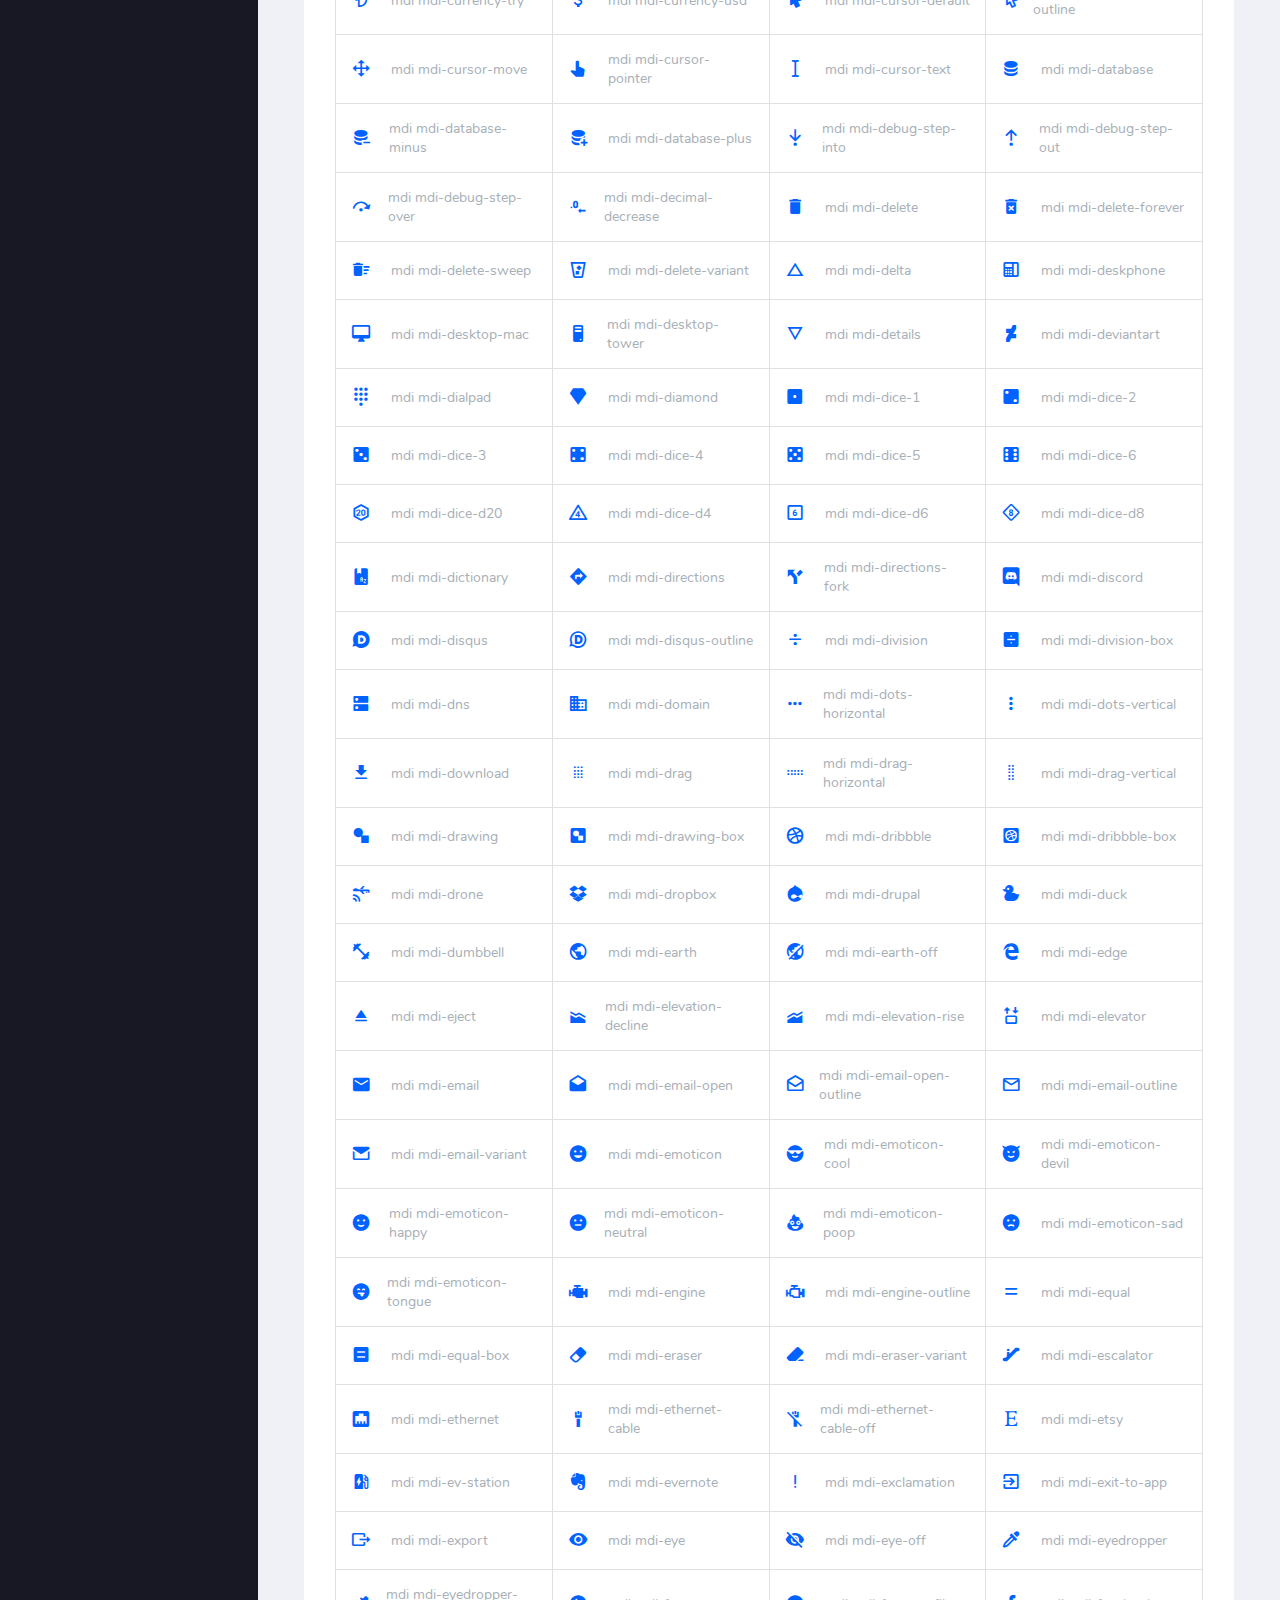
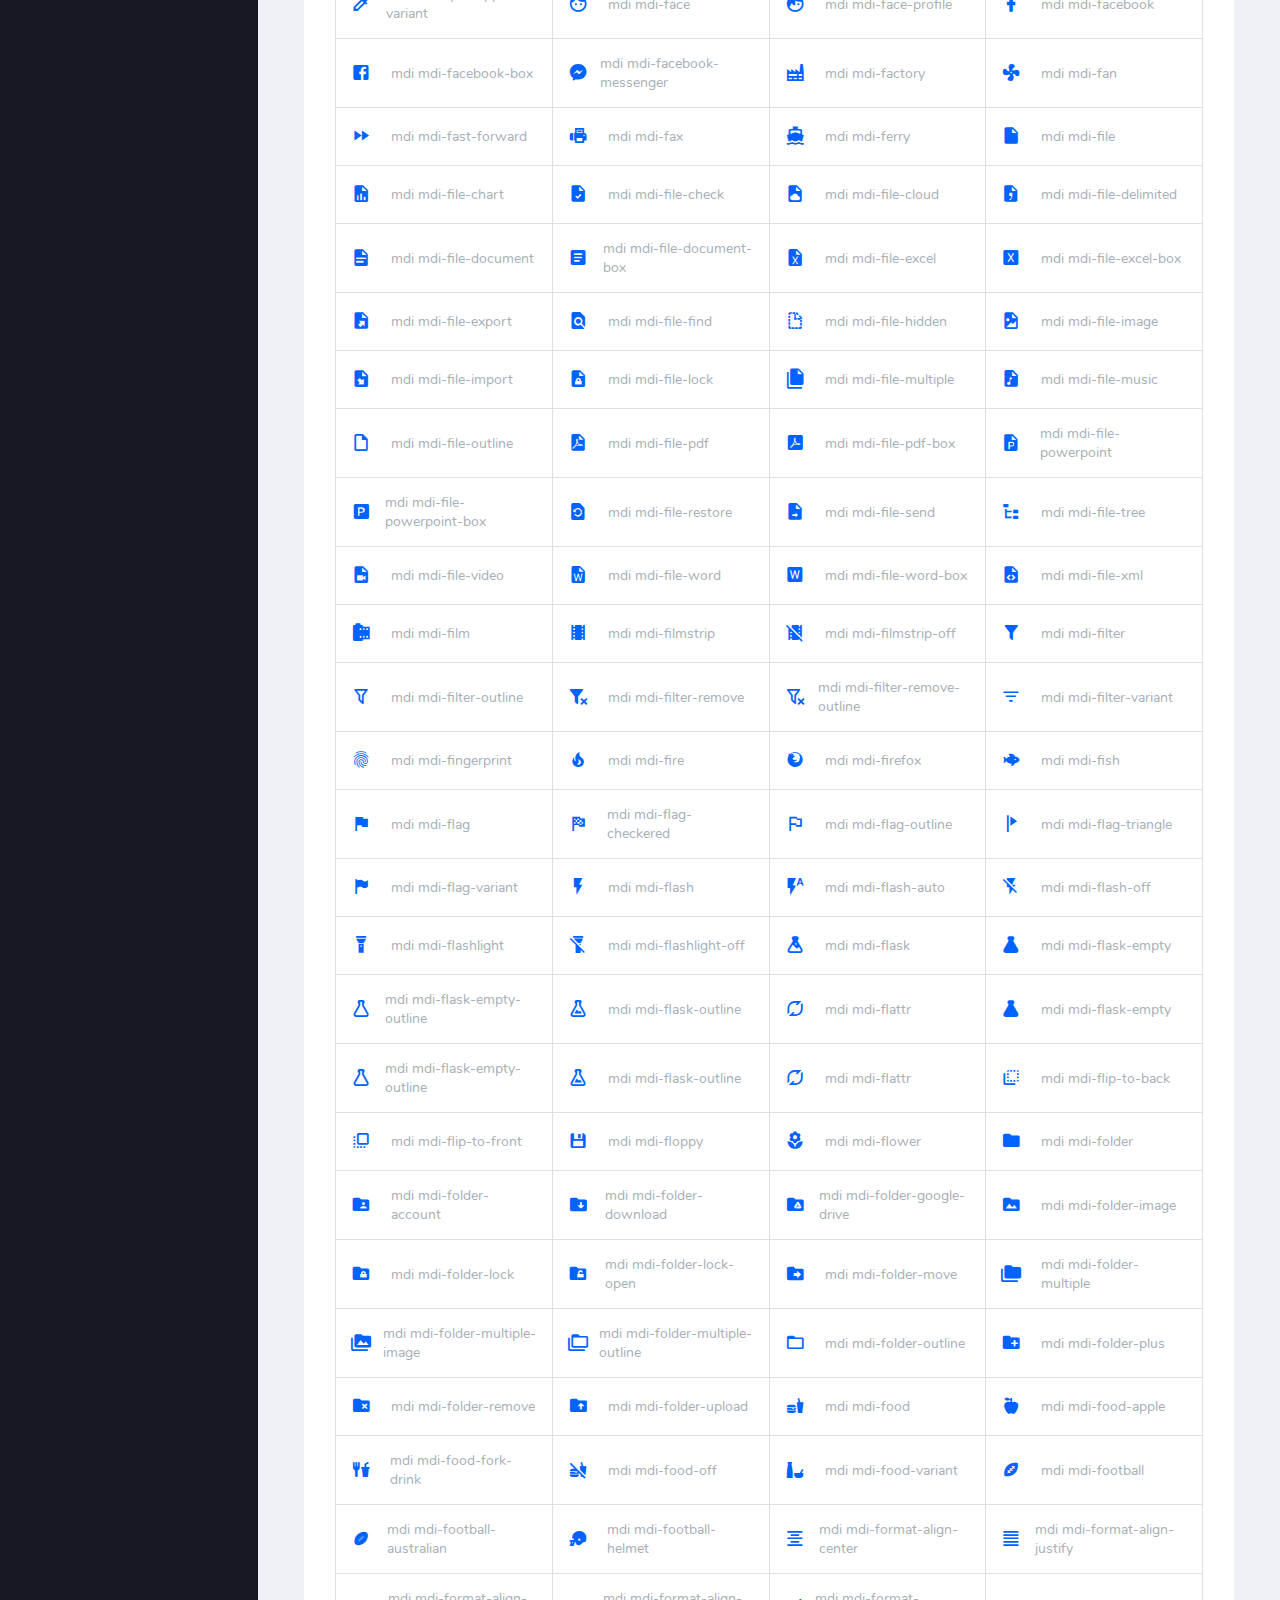
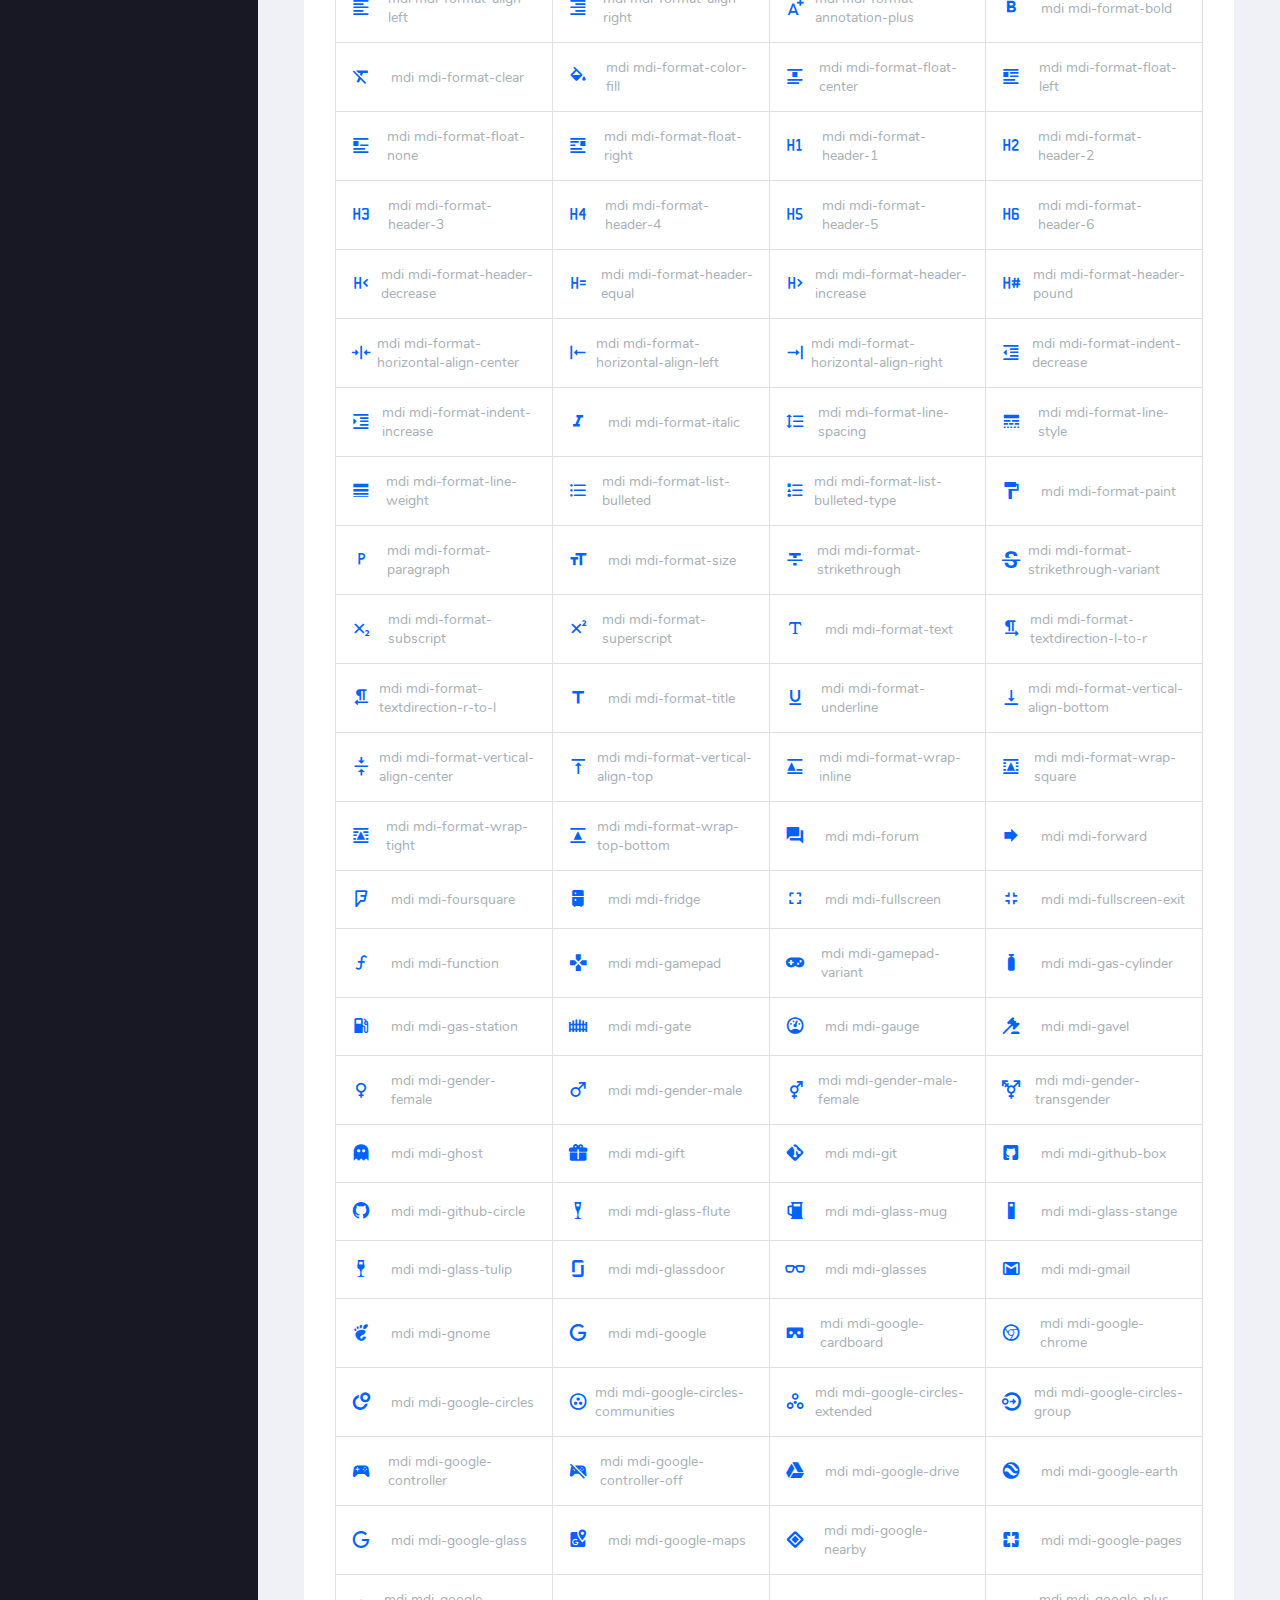
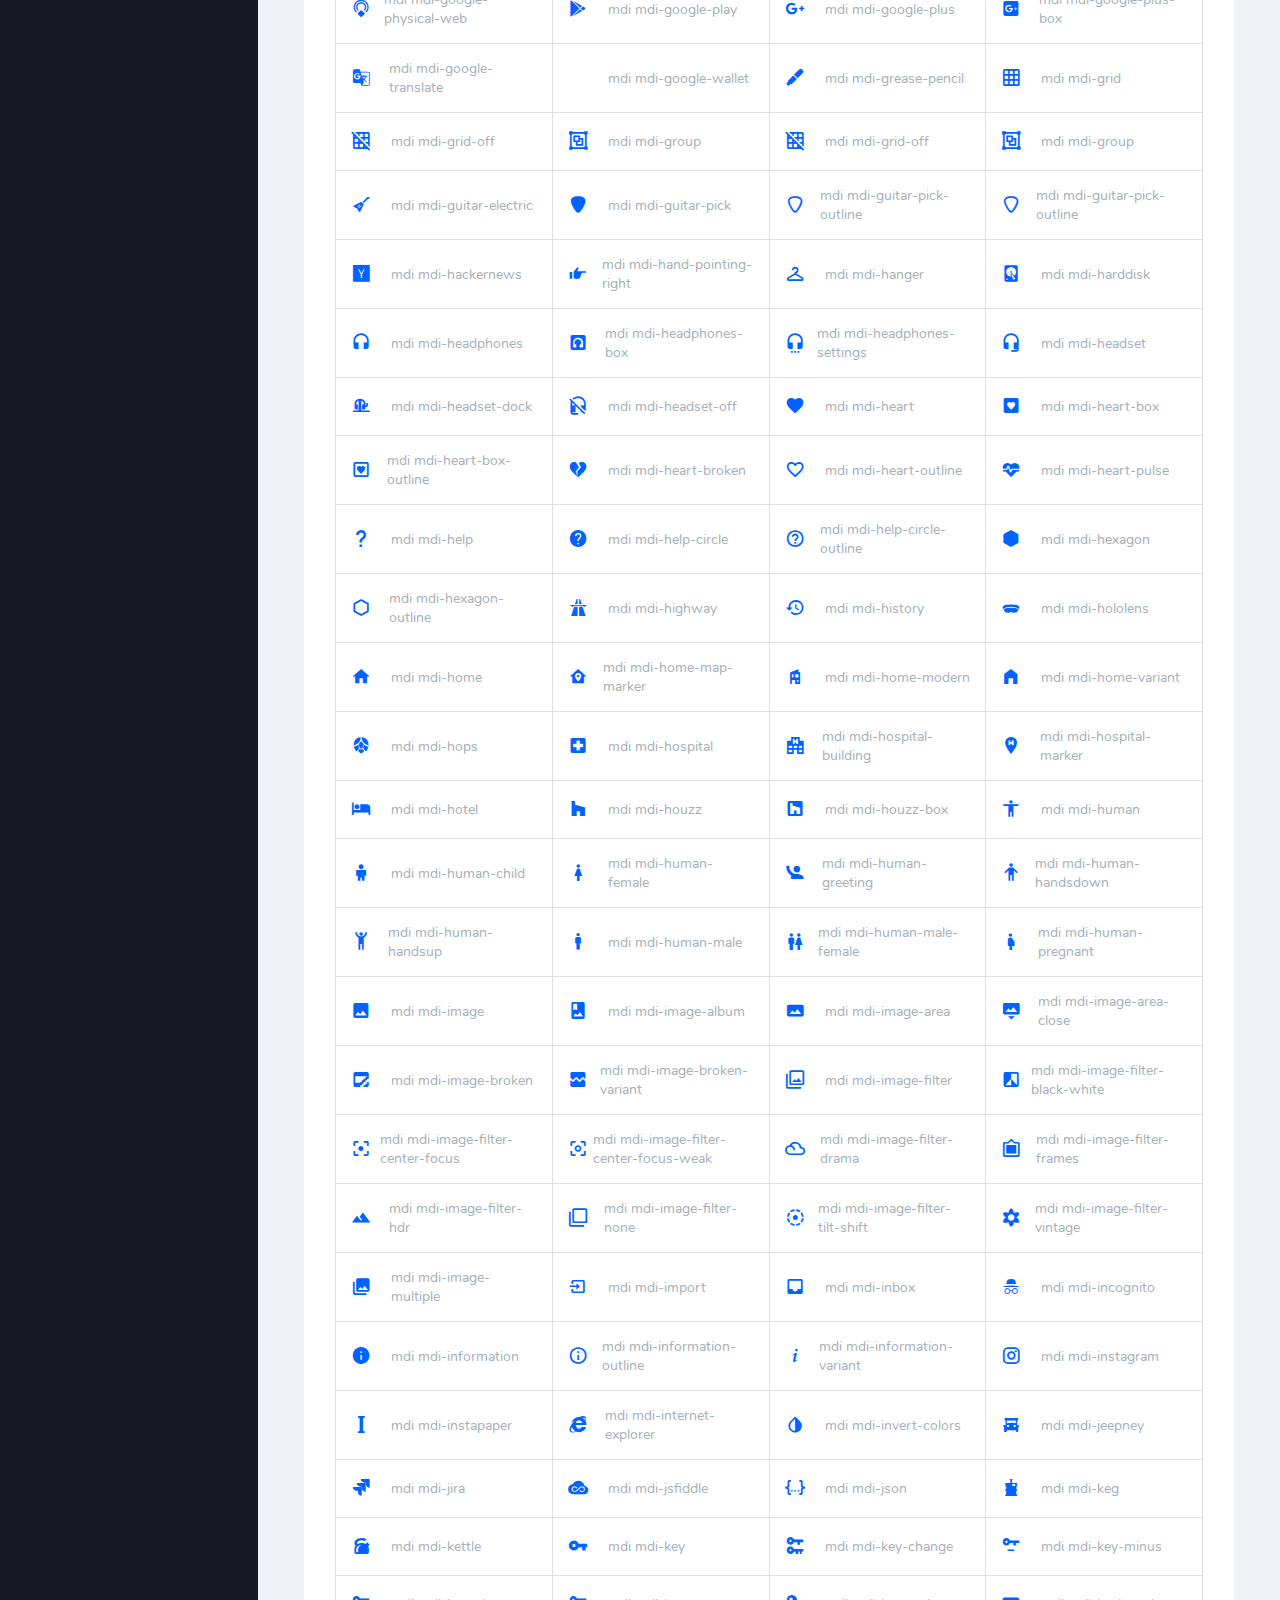
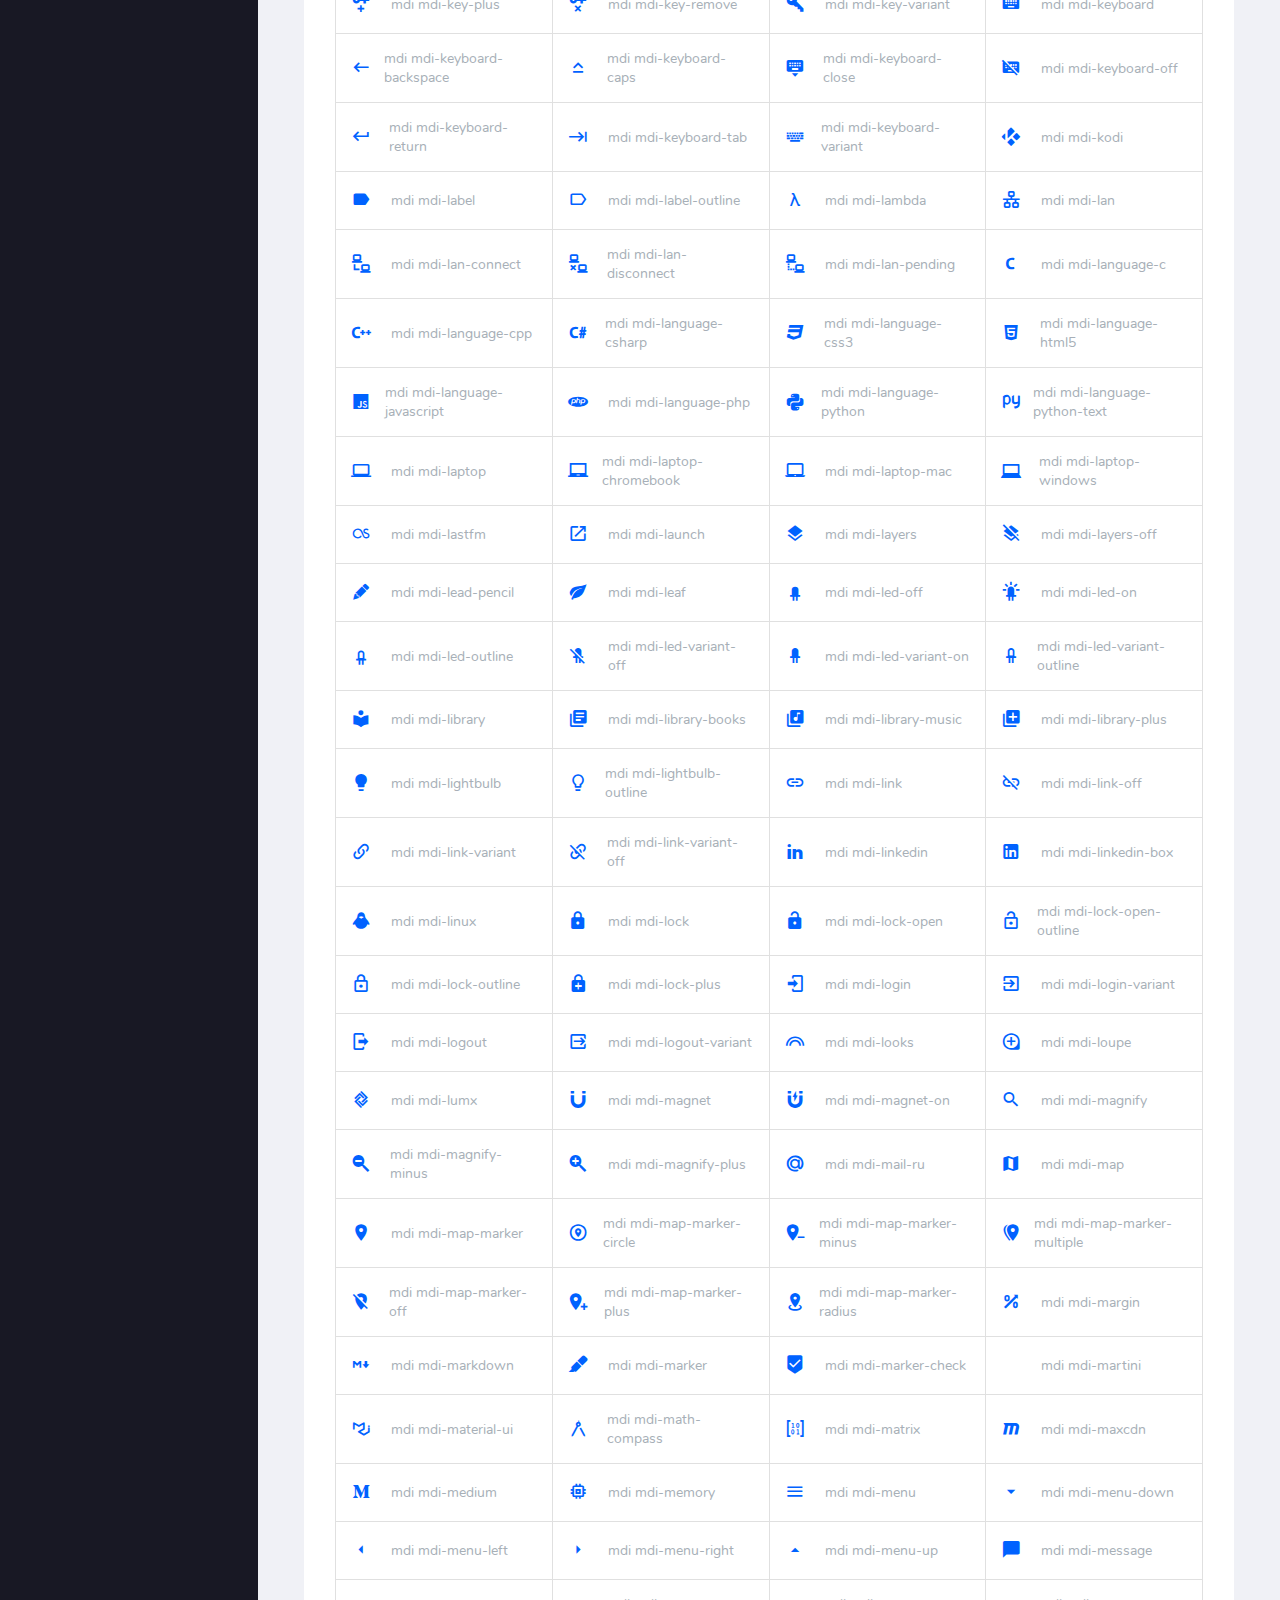
<file: pages/icons/mdi.html>
<!DOCTYPE html>
<html lang="en">
  <head>
    <!-- Required meta tags -->
    <meta charset="utf-8">
    <meta name="viewport" content="width=device-width, initial-scale=1, shrink-to-fit=no">
    <title>Connect Plus</title>
    <!-- plugins:css -->
    <link rel="stylesheet" href="../../assets/vendors/mdi/css/materialdesignicons.min.css">
    <link rel="stylesheet" href="../../assets/vendors/flag-icon-css/css/flag-icon.min.css">
    <link rel="stylesheet" href="../../assets/vendors/css/vendor.bundle.base.css">
    <!-- endinject -->
    <!-- Plugin css for this page -->
    <!-- End Plugin css for this page -->
    <!-- inject:css -->
    <!-- endinject -->
    <!-- Layout styles -->
    <link rel="stylesheet" href="../../assets/css/style.css">
    <!-- End layout styles -->
    <link rel="shortcut icon" href="../../assets/images/favicon.png" />
  </head>
  <body>
    <div class=" container-scroller">
      <!-- partial:../../partials/_navbar.html -->
      <nav class="navbar default-layout-navbar col-lg-12 col-12 p-0 fixed-top d-flex flex-row">
        <div class="text-center navbar-brand-wrapper d-flex align-items-center justify-content-center">
          <a class="navbar-brand brand-logo" href="../../index.html"><img src="../../assets/images/logo.svg" alt="logo" /></a>
          <a class="navbar-brand brand-logo-mini" href="../../index.html"><img src="../../assets/images/logo-mini.svg" alt="logo" /></a>
        </div>
        <div class="navbar-menu-wrapper d-flex align-items-stretch">
          <button class="navbar-toggler navbar-toggler align-self-center" type="button" data-toggle="minimize">
            <span class="mdi mdi-menu"></span>
          </button>
          <div class="search-field d-none d-xl-block">
            <form class="d-flex align-items-center h-100" action="#">
              <div class="input-group">
                <div class="input-group-prepend bg-transparent">
                  <i class="input-group-text border-0 mdi mdi-magnify"></i>
                </div>
                <input type="text" class="form-control bg-transparent border-0" placeholder="Search products">
              </div>
            </form>
          </div>
          <ul class="navbar-nav navbar-nav-right">
            <li class="nav-item  dropdown d-none d-md-block">
              <a class="nav-link dropdown-toggle" id="reportDropdown" href="#" data-toggle="dropdown" aria-expanded="false"> Reports </a>
              <div class="dropdown-menu navbar-dropdown" aria-labelledby="reportDropdown">
                <a class="dropdown-item" href="#">
                  <i class="mdi mdi-file-pdf mr-2"></i>PDF </a>
                <div class="dropdown-divider"></div>
                <a class="dropdown-item" href="#">
                  <i class="mdi mdi-file-excel mr-2"></i>Excel </a>
                <div class="dropdown-divider"></div>
                <a class="dropdown-item" href="#">
                  <i class="mdi mdi-file-word mr-2"></i>doc </a>
              </div>
            </li>
            <li class="nav-item  dropdown d-none d-md-block">
              <a class="nav-link dropdown-toggle" id="projectDropdown" href="#" data-toggle="dropdown" aria-expanded="false"> Projects </a>
              <div class="dropdown-menu navbar-dropdown" aria-labelledby="projectDropdown">
                <a class="dropdown-item" href="#">
                  <i class="mdi mdi-eye-outline mr-2"></i>View Project </a>
                <div class="dropdown-divider"></div>
                <a class="dropdown-item" href="#">
                  <i class="mdi mdi-pencil-outline mr-2"></i>Edit Project </a>
              </div>
            </li>
            <li class="nav-item nav-language dropdown d-none d-md-block">
              <a class="nav-link dropdown-toggle" id="languageDropdown" href="#" data-toggle="dropdown" aria-expanded="false">
                <div class="nav-language-icon">
                  <i class="flag-icon flag-icon-us" title="us" id="us"></i>
                </div>
                <div class="nav-language-text">
                  <p class="mb-1 text-black">English</p>
                </div>
              </a>
              <div class="dropdown-menu navbar-dropdown" aria-labelledby="languageDropdown">
                <a class="dropdown-item" href="#">
                  <div class="nav-language-icon mr-2">
                    <i class="flag-icon flag-icon-ae" title="ae" id="ae"></i>
                  </div>
                  <div class="nav-language-text">
                    <p class="mb-1 text-black">Arabic</p>
                  </div>
                </a>
                <div class="dropdown-divider"></div>
                <a class="dropdown-item" href="#">
                  <div class="nav-language-icon mr-2">
                    <i class="flag-icon flag-icon-gb" title="GB" id="gb"></i>
                  </div>
                  <div class="nav-language-text">
                    <p class="mb-1 text-black">English</p>
                  </div>
                </a>
              </div>
            </li>
            <li class="nav-item nav-profile dropdown">
              <a class="nav-link dropdown-toggle" id="profileDropdown" href="#" data-toggle="dropdown" aria-expanded="false">
                <div class="nav-profile-img">
                  <img src="../../assets/images/faces/face28.png" alt="image">
                </div>
                <div class="nav-profile-text">
                  <p class="mb-1 text-black">Henry Klein</p>
                </div>
              </a>
              <div class="dropdown-menu navbar-dropdown dropdown-menu-right p-0 border-0 font-size-sm" aria-labelledby="profileDropdown" data-x-placement="bottom-end">
                <div class="p-3 text-center bg-primary">
                  <img class="img-avatar img-avatar48 img-avatar-thumb" src="../../assets/images/faces/face28.png" alt="">
                </div>
                <div class="p-2">
                  <h5 class="dropdown-header text-uppercase pl-2 text-dark">User Options</h5>
                  <a class="dropdown-item py-1 d-flex align-items-center justify-content-between" href="#">
                    <span>Inbox</span>
                    <span class="p-0">
                      <span class="badge badge-primary">3</span>
                      <i class="mdi mdi-email-open-outline ml-1"></i>
                    </span>
                  </a>
                  <a class="dropdown-item py-1 d-flex align-items-center justify-content-between" href="#">
                    <span>Profile</span>
                    <span class="p-0">
                      <span class="badge badge-success">1</span>
                      <i class="mdi mdi-account-outline ml-1"></i>
                    </span>
                  </a>
                  <a class="dropdown-item py-1 d-flex align-items-center justify-content-between" href="javascript:void(0)">
                    <span>Settings</span>
                    <i class="mdi mdi-settings"></i>
                  </a>
                  <div role="separator" class="dropdown-divider"></div>
                  <h5 class="dropdown-header text-uppercase  pl-2 text-dark mt-2">Actions</h5>
                  <a class="dropdown-item py-1 d-flex align-items-center justify-content-between" href="#">
                    <span>Lock Account</span>
                    <i class="mdi mdi-lock ml-1"></i>
                  </a>
                  <a class="dropdown-item py-1 d-flex align-items-center justify-content-between" href="#">
                    <span>Log Out</span>
                    <i class="mdi mdi-logout ml-1"></i>
                  </a>
                </div>
              </div>
            </li>
            <li class="nav-item dropdown">
              <a class="nav-link count-indicator dropdown-toggle" id="messageDropdown" href="#" data-toggle="dropdown" aria-expanded="false">
                <i class="mdi mdi-email-outline"></i>
                <span class="count-symbol bg-success"></span>
              </a>
              <div class="dropdown-menu dropdown-menu-right navbar-dropdown preview-list" aria-labelledby="messageDropdown">
                <h6 class="p-3 mb-0 bg-primary text-white py-4">Messages</h6>
                <div class="dropdown-divider"></div>
                <a class="dropdown-item preview-item">
                  <div class="preview-thumbnail">
                    <img src="../../assets/images/faces/face4.jpg" alt="image" class="profile-pic">
                  </div>
                  <div class="preview-item-content d-flex align-items-start flex-column justify-content-center">
                    <h6 class="preview-subject ellipsis mb-1 font-weight-normal">Mark send you a message</h6>
                    <p class="text-gray mb-0"> 1 Minutes ago </p>
                  </div>
                </a>
                <div class="dropdown-divider"></div>
                <a class="dropdown-item preview-item">
                  <div class="preview-thumbnail">
                    <img src="../../assets/images/faces/face2.jpg" alt="image" class="profile-pic">
                  </div>
                  <div class="preview-item-content d-flex align-items-start flex-column justify-content-center">
                    <h6 class="preview-subject ellipsis mb-1 font-weight-normal">Cregh send you a message</h6>
                    <p class="text-gray mb-0"> 15 Minutes ago </p>
                  </div>
                </a>
                <div class="dropdown-divider"></div>
                <a class="dropdown-item preview-item">
                  <div class="preview-thumbnail">
                    <img src="../../assets/images/faces/face3.jpg" alt="image" class="profile-pic">
                  </div>
                  <div class="preview-item-content d-flex align-items-start flex-column justify-content-center">
                    <h6 class="preview-subject ellipsis mb-1 font-weight-normal">Profile picture updated</h6>
                    <p class="text-gray mb-0"> 18 Minutes ago </p>
                  </div>
                </a>
                <div class="dropdown-divider"></div>
                <h6 class="p-3 mb-0 text-center">4 new messages</h6>
              </div>
            </li>
            <li class="nav-item dropdown">
              <a class="nav-link count-indicator dropdown-toggle" id="notificationDropdown" href="#" data-toggle="dropdown">
                <i class="mdi mdi-bell-outline"></i>
                <span class="count-symbol bg-danger"></span>
              </a>
              <div class="dropdown-menu dropdown-menu-right navbar-dropdown preview-list" aria-labelledby="notificationDropdown">
                <h6 class="p-3 mb-0 bg-primary text-white py-4">Notifications</h6>
                <div class="dropdown-divider"></div>
                <a class="dropdown-item preview-item">
                  <div class="preview-thumbnail">
                    <div class="preview-icon bg-success">
                      <i class="mdi mdi-calendar"></i>
                    </div>
                  </div>
                  <div class="preview-item-content d-flex align-items-start flex-column justify-content-center">
                    <h6 class="preview-subject font-weight-normal mb-1">Event today</h6>
                    <p class="text-gray ellipsis mb-0"> Just a reminder that you have an event today </p>
                  </div>
                </a>
                <div class="dropdown-divider"></div>
                <a class="dropdown-item preview-item">
                  <div class="preview-thumbnail">
                    <div class="preview-icon bg-warning">
                      <i class="mdi mdi-settings"></i>
                    </div>
                  </div>
                  <div class="preview-item-content d-flex align-items-start flex-column justify-content-center">
                    <h6 class="preview-subject font-weight-normal mb-1">Settings</h6>
                    <p class="text-gray ellipsis mb-0"> Update dashboard </p>
                  </div>
                </a>
                <div class="dropdown-divider"></div>
                <a class="dropdown-item preview-item">
                  <div class="preview-thumbnail">
                    <div class="preview-icon bg-info">
                      <i class="mdi mdi-link-variant"></i>
                    </div>
                  </div>
                  <div class="preview-item-content d-flex align-items-start flex-column justify-content-center">
                    <h6 class="preview-subject font-weight-normal mb-1">Launch Admin</h6>
                    <p class="text-gray ellipsis mb-0"> New admin wow! </p>
                  </div>
                </a>
                <div class="dropdown-divider"></div>
                <h6 class="p-3 mb-0 text-center">See all notifications</h6>
              </div>
            </li>
          </ul>
          <button class="navbar-toggler navbar-toggler-right d-lg-none align-self-center" type="button" data-toggle="offcanvas">
            <span class="mdi mdi-menu"></span>
          </button>
        </div>
      </nav>
      <!-- partial -->
      <div class="container-fluid page-body-wrapper">
        <!-- partial:../../partials/_sidebar.html -->
        <nav class="sidebar sidebar-offcanvas" id="sidebar">
          <ul class="nav">
            <li class="nav-item nav-category">Main</li>
            <li class="nav-item">
              <a class="nav-link" href="../../index.html">
                <span class="icon-bg"><i class="mdi mdi-cube menu-icon"></i></span>
                <span class="menu-title">Dashboard</span>
              </a>
            </li>
            <li class="nav-item">
              <a class="nav-link" data-toggle="collapse" href="#ui-basic" aria-expanded="false" aria-controls="ui-basic">
                <span class="icon-bg"><i class="mdi mdi-crosshairs-gps menu-icon"></i></span>
                <span class="menu-title">UI Elements</span>
                <i class="menu-arrow"></i>
              </a>
              <div class="collapse" id="ui-basic">
                <ul class="nav flex-column sub-menu">
                  <li class="nav-item"> <a class="nav-link" href="../../pages/ui-features/buttons.html">Buttons</a></li>
                  <li class="nav-item"> <a class="nav-link" href="../../pages/ui-features/dropdowns.html">Dropdowns</a></li>
                  <li class="nav-item"> <a class="nav-link" href="../../pages/ui-features/typography.html">Typography</a></li>
                </ul>
              </div>
            </li>
            <li class="nav-item">
              <a class="nav-link" href="../../pages/icons/mdi.html">
                <span class="icon-bg"><i class="mdi mdi-contacts menu-icon"></i></span>
                <span class="menu-title">Icons</span>
              </a>
            </li>
            <li class="nav-item">
              <a class="nav-link" href="../../pages/forms/basic_elements.html">
                <span class="icon-bg"><i class="mdi mdi-format-list-bulleted menu-icon"></i></span>
                <span class="menu-title">Forms</span>
              </a>
            </li>
            <li class="nav-item">
              <a class="nav-link" href="../../pages/charts/chartjs.html">
                <span class="icon-bg"><i class="mdi mdi-chart-bar menu-icon"></i></span>
                <span class="menu-title">Charts</span>
              </a>
            </li>
            <li class="nav-item">
              <a class="nav-link" href="../../pages/tables/basic-table.html">
                <span class="icon-bg"><i class="mdi mdi-table-large menu-icon"></i></span>
                <span class="menu-title">Tables</span>
              </a>
            </li>
            <li class="nav-item">
              <a class="nav-link" data-toggle="collapse" href="#auth" aria-expanded="false" aria-controls="auth">
                <span class="icon-bg"><i class="mdi mdi-lock menu-icon"></i></span>
                <span class="menu-title">User Pages</span>
                <i class="menu-arrow"></i>
              </a>
              <div class="collapse" id="auth">
                <ul class="nav flex-column sub-menu">
                  <li class="nav-item"> <a class="nav-link" href="../../pages/samples/blank-page.html"> Blank Page </a></li>
                  <li class="nav-item"> <a class="nav-link" href="../../pages/samples/login.html"> Login </a></li>
                  <li class="nav-item"> <a class="nav-link" href="../../pages/samples/register.html"> Register </a></li>
                  <li class="nav-item"> <a class="nav-link" href="../../pages/samples/error-404.html"> 404 </a></li>
                  <li class="nav-item"> <a class="nav-link" href="../../pages/samples/error-500.html"> 500 </a></li>
                </ul>
              </div>
            </li>
            <li class="nav-item documentation-link">
              <a class="nav-link" href="http://www.bootstrapdash.com/demo/connect-plus-free/jquery/documentation/documentation.html" target="_blank">
                <span class="icon-bg">
                  <i class="mdi mdi-file-document-box menu-icon"></i>
                </span>
                <span class="menu-title">Documentation</span>
              </a>
            </li>
            <li class="nav-item sidebar-user-actions">
              <div class="user-details">
                <div class="d-flex justify-content-between align-items-center">
                  <div>
                    <div class="d-flex align-items-center">
                      <div class="sidebar-profile-img">
                        <img src="../../assets/images/faces/face28.png" alt="image">
                      </div>
                      <div class="sidebar-profile-text">
                        <p class="mb-1">Henry Klein</p>
                      </div>
                    </div>
                  </div>
                  <div class="badge badge-danger">3</div>
                </div>
              </div>
            </li>
            <li class="nav-item sidebar-user-actions">
              <div class="sidebar-user-menu">
                <a href="#" class="nav-link"><i class="mdi mdi-settings menu-icon"></i>
                  <span class="menu-title">Settings</span>
                </a>
              </div>
            </li>
            <li class="nav-item sidebar-user-actions">
              <div class="sidebar-user-menu">
                <a href="#" class="nav-link"><i class="mdi mdi-speedometer menu-icon"></i>
                  <span class="menu-title">Take Tour</span></a>
              </div>
            </li>
            <li class="nav-item sidebar-user-actions">
              <div class="sidebar-user-menu">
                <a href="#" class="nav-link"><i class="mdi mdi-logout menu-icon"></i>
                  <span class="menu-title">Log Out</span></a>
              </div>
            </li>
          </ul>
        </nav>
        <!-- partial -->
        <div class="main-panel">
          <div class="content-wrapper">
            <div class="page-header">
              <h3 class="page-title"> Material design icons </h3>
              <nav aria-label="breadcrumb">
                <ol class="breadcrumb">
                  <li class="breadcrumb-item"><a href="#">Icons</a></li>
                  <li class="breadcrumb-item active" aria-current="page">Material design icons</li>
                </ol>
              </nav>
            </div>
            <div class="row">
              <div class="col-lg-12 grid-margin">
                <div class="card">
                  <div class="card-body">
                    <div class="row icons-list">
                      <div class="col-sm-6 col-md-4 col-lg-3">
                        <i class="mdi mdi-access-point"></i> mdi mdi-access-point
                      </div>
                      <div class="col-sm-6 col-md-4 col-lg-3">
                        <i class="mdi mdi-access-point-network"></i> mdi mdi-access-point-network
                      </div>
                      <div class="col-sm-6 col-md-4 col-lg-3">
                        <i class="mdi mdi-account"></i> mdi mdi-account
                      </div>
                      <div class="col-sm-6 col-md-4 col-lg-3">
                        <i class="mdi mdi-account-box"></i> mdi mdi-account-box
                      </div>
                      <div class="col-sm-6 col-md-4 col-lg-3">
                        <i class="mdi mdi-account-box-outline"></i> mdi mdi-account-box-outline
                      </div>
                      <div class="col-sm-6 col-md-4 col-lg-3">
                        <i class="mdi mdi-account-card-details"></i> mdi mdi-account-card-details
                      </div>
                      <div class="col-sm-6 col-md-4 col-lg-3">
                        <i class="mdi mdi-account-check"></i> mdi mdi-account-check
                      </div>
                      <div class="col-sm-6 col-md-4 col-lg-3">
                        <i class="mdi mdi-account-circle"></i> mdi mdi-account-circle
                      </div>
                      <div class="col-sm-6 col-md-4 col-lg-3">
                        <i class="mdi mdi-account-convert"></i> mdi mdi-account-convert
                      </div>
                      <div class="col-sm-6 col-md-4 col-lg-3">
                        <i class="mdi mdi-account-key"></i> mdi mdi-account-key
                      </div>
                      <div class="col-sm-6 col-md-4 col-lg-3">
                        <i class="mdi mdi-account-minus"></i> mdi mdi-account-minus
                      </div>
                      <div class="col-sm-6 col-md-4 col-lg-3">
                        <i class="mdi mdi-account-multiple"></i> mdi mdi-account-multiple
                      </div>
                      <div class="col-sm-6 col-md-4 col-lg-3">
                        <i class="mdi mdi-account-multiple-minus"></i> mdi mdi-account-multiple-minus
                      </div>
                      <div class="col-sm-6 col-md-4 col-lg-3">
                        <i class="mdi mdi-account-multiple-outline"></i> mdi mdi-account-multiple-outline
                      </div>
                      <div class="col-sm-6 col-md-4 col-lg-3">
                        <i class="mdi mdi-account-multiple-plus"></i> mdi mdi-account-multiple-plus
                      </div>
                      <div class="col-sm-6 col-md-4 col-lg-3">
                        <i class="mdi mdi-account-network"></i> mdi mdi-account-network
                      </div>
                      <div class="col-sm-6 col-md-4 col-lg-3">
                        <i class="mdi mdi-account-off"></i> mdi mdi-account-off
                      </div>
                      <div class="col-sm-6 col-md-4 col-lg-3">
                        <i class="mdi mdi-account-outline"></i> mdi mdi-account-outline
                      </div>
                      <div class="col-sm-6 col-md-4 col-lg-3">
                        <i class="mdi mdi-account-plus"></i> mdi mdi-account-plus
                      </div>
                      <div class="col-sm-6 col-md-4 col-lg-3">
                        <i class="mdi mdi-account-remove"></i> mdi mdi-account-remove
                      </div>
                      <div class="col-sm-6 col-md-4 col-lg-3">
                        <i class="mdi mdi-account-search"></i> mdi mdi-account-search
                      </div>
                      <div class="col-sm-6 col-md-4 col-lg-3">
                        <i class="mdi mdi-account-settings"></i> mdi mdi-account-settings
                      </div>
                      <div class="col-sm-6 col-md-4 col-lg-3">
                        <i class="mdi mdi-account-star"></i> mdi mdi-account-star
                      </div>
                      <div class="col-sm-6 col-md-4 col-lg-3">
                        <i class="mdi mdi-account-switch"></i> mdi mdi-account-switch
                      </div>
                      <div class="col-sm-6 col-md-4 col-lg-3">
                        <i class="mdi mdi-adjust"></i> mdi mdi-adjust
                      </div>
                      <div class="col-sm-6 col-md-4 col-lg-3">
                        <i class="mdi mdi-air-conditioner"></i> mdi mdi-air-conditioner
                      </div>
                      <div class="col-sm-6 col-md-4 col-lg-3">
                        <i class="mdi mdi-airballoon"></i> mdi mdi-airballoon
                      </div>
                      <div class="col-sm-6 col-md-4 col-lg-3">
                        <i class="mdi mdi-airplane"></i> mdi mdi-airplane
                      </div>
                      <div class="col-sm-6 col-md-4 col-lg-3">
                        <i class="mdi mdi-airplane-landing"></i> mdi mdi-airplane-landing
                      </div>
                      <div class="col-sm-6 col-md-4 col-lg-3">
                        <i class="mdi mdi-airplane-off"></i> mdi mdi-airplane-off
                      </div>
                      <div class="col-sm-6 col-md-4 col-lg-3">
                        <i class="mdi mdi-airplane-takeoff"></i> mdi mdi-airplane-takeoff
                      </div>
                      <div class="col-sm-6 col-md-4 col-lg-3">
                        <i class="mdi mdi-airplay"></i> mdi mdi-airplay
                      </div>
                      <div class="col-sm-6 col-md-4 col-lg-3">
                        <i class="mdi mdi-alarm"></i> mdi mdi-alarm
                      </div>
                      <div class="col-sm-6 col-md-4 col-lg-3">
                        <i class="mdi mdi-alarm-check"></i> mdi mdi-alarm-check
                      </div>
                      <div class="col-sm-6 col-md-4 col-lg-3">
                        <i class="mdi mdi-alarm-multiple"></i> mdi mdi-alarm-multiple
                      </div>
                      <div class="col-sm-6 col-md-4 col-lg-3">
                        <i class="mdi mdi-alarm-off"></i> mdi mdi-alarm-off
                      </div>
                      <div class="col-sm-6 col-md-4 col-lg-3">
                        <i class="mdi mdi-alarm-plus"></i> mdi mdi-alarm-plus
                      </div>
                      <div class="col-sm-6 col-md-4 col-lg-3">
                        <i class="mdi mdi-album"></i> mdi mdi-albums
                      </div>
                      <div class="col-sm-6 col-md-4 col-lg-3">
                        <i class="mdi mdi-alert"></i> mdi mdi-alert
                      </div>
                      <div class="col-sm-6 col-md-4 col-lg-3">
                        <i class="mdi mdi-alert-box"></i> mdi mdi-alert-box
                      </div>
                      <div class="col-sm-6 col-md-4 col-lg-3">
                        <i class="mdi mdi-alert-circle"></i> mdi mdi-alert-circle
                      </div>
                      <div class="col-sm-6 col-md-4 col-lg-3">
                        <i class="mdi mdi-alert-circle-outline"></i> mdi mdi-alert-circle-outline
                      </div>
                      <div class="col-sm-6 col-md-4 col-lg-3">
                        <i class="mdi mdi-alert-octagon"></i> mdi mdi-alert-octagon
                      </div>
                      <div class="col-sm-6 col-md-4 col-lg-3">
                        <i class="mdi mdi-alert-outline"></i> mdi mdi-alert-outline
                      </div>
                      <div class="col-sm-6 col-md-4 col-lg-3">
                        <i class="mdi mdi-alpha"></i> mdi mdi-alpha
                      </div>
                      <div class="col-sm-6 col-md-4 col-lg-3">
                        <i class="mdi mdi-alphabetical"></i> mdi mdi-alphabetical
                      </div>
                      <div class="col-sm-6 col-md-4 col-lg-3">
                        <i class="mdi mdi-altimeter"></i> mdi mdi-altimeter
                      </div>
                      <div class="col-sm-6 col-md-4 col-lg-3">
                        <i class="mdi mdi-amazon"></i> mdi mdi-amazon
                      </div>
                      <div class="col-sm-6 col-md-4 col-lg-3">
                        <i class="mdi mdi-ambulance"></i> mdi mdi-ambulance
                      </div>
                      <div class="col-sm-6 col-md-4 col-lg-3">
                        <i class="mdi mdi-amplifier"></i> mdi mdi-amplifier
                      </div>
                      <div class="col-sm-6 col-md-4 col-lg-3">
                        <i class="mdi mdi-anchor"></i> mdi mdi-anchor
                      </div>
                      <div class="col-sm-6 col-md-4 col-lg-3">
                        <i class="mdi mdi-android"></i> mdi mdi-android
                      </div>
                      <div class="col-sm-6 col-md-4 col-lg-3">
                        <i class="mdi mdi-android-debug-bridge"></i> mdi mdi-android-debug-bridge
                      </div>
                      <div class="col-sm-6 col-md-4 col-lg-3">
                        <i class="mdi mdi-android-studio"></i> mdi mdi-android-studio
                      </div>
                      <div class="col-sm-6 col-md-4 col-lg-3">
                        <i class="mdi mdi-animation"></i> mdi mdi-animation
                      </div>
                      <div class="col-sm-6 col-md-4 col-lg-3">
                        <i class="mdi mdi-apple"></i> mdi mdi-apple
                      </div>
                      <div class="col-sm-6 col-md-4 col-lg-3">
                        <i class="mdi mdi-apple-finder"></i> mdi mdi-apple-finder
                      </div>
                      <div class="col-sm-6 col-md-4 col-lg-3">
                        <i class="mdi mdi-apple-ios"></i> mdi mdi-apple-ios
                      </div>
                      <div class="col-sm-6 col-md-4 col-lg-3">
                        <i class="mdi mdi-apple-keyboard-caps"></i> mdi mdi-apple-keyboard-caps
                      </div>
                      <div class="col-sm-6 col-md-4 col-lg-3">
                        <i class="mdi mdi-apple-keyboard-command"></i> mdi mdi-apple-keyboard-command
                      </div>
                      <div class="col-sm-6 col-md-4 col-lg-3">
                        <i class="mdi mdi-apple-keyboard-control"></i> mdi mdi-apple-keyboard-control
                      </div>
                      <div class="col-sm-6 col-md-4 col-lg-3">
                        <i class="mdi mdi-apple-keyboard-option"></i> mdi mdi-apple-keyboard-option
                      </div>
                      <div class="col-sm-6 col-md-4 col-lg-3">
                        <i class="mdi mdi-apple-keyboard-shift"></i> mdi mdi-apple-keyboard-shift
                      </div>
                      <div class="col-sm-6 col-md-4 col-lg-3">
                        <i class="mdi mdi-apple-safari"></i> mdi mdi-apple-safari
                      </div>
                      <div class="col-sm-6 col-md-4 col-lg-3">
                        <i class="mdi mdi-application"></i> mdi mdi-application
                      </div>
                      <div class="col-sm-6 col-md-4 col-lg-3">
                        <i class="mdi mdi-apps"></i> mdi mdi-apps
                      </div>
                      <div class="col-sm-6 col-md-4 col-lg-3">
                        <i class="mdi mdi-archive"></i> mdi mdi-archive
                      </div>
                      <div class="col-sm-6 col-md-4 col-lg-3">
                        <i class="mdi mdi-arrange-bring-forward"></i> mdi mdi-arrange-bring-forward
                      </div>
                      <div class="col-sm-6 col-md-4 col-lg-3">
                        <i class="mdi mdi-arrange-bring-to-front"></i> mdi mdi-arrange-bring-to-front
                      </div>
                      <div class="col-sm-6 col-md-4 col-lg-3">
                        <i class="mdi mdi-arrange-send-backward"></i> mdi mdi-arrange-send-backward
                      </div>
                      <div class="col-sm-6 col-md-4 col-lg-3">
                        <i class="mdi mdi-arrange-send-to-back"></i> mdi mdi-arrange-send-to-back
                      </div>
                      <div class="col-sm-6 col-md-4 col-lg-3">
                        <i class="mdi mdi-arrow-all"></i> mdi mdi-arrow-all
                      </div>
                      <div class="col-sm-6 col-md-4 col-lg-3">
                        <i class="mdi mdi-arrow-bottom-left"></i> mdi mdi-arrow-bottom-left
                      </div>
                      <div class="col-sm-6 col-md-4 col-lg-3">
                        <i class="mdi mdi-arrow-bottom-right"></i> mdi mdi-arrow-bottom-right
                      </div>
                      <div class="col-sm-6 col-md-4 col-lg-3">
                        <i class="mdi mdi-arrow-down"></i> mdi mdi-arrow-down
                      </div>
                      <div class="col-sm-6 col-md-4 col-lg-3">
                        <i class="mdi mdi-arrow-down"></i> mdi mdi-arrow-down
                      </div>
                      <div class="col-sm-6 col-md-4 col-lg-3">
                        <i class="mdi mdi-arrow-down-bold-circle"></i> mdi mdi-arrow-down-bold-circle
                      </div>
                      <div class="col-sm-6 col-md-4 col-lg-3">
                        <i class="mdi mdi-arrow-down-bold-circle-outline"></i> mdi mdi-arrow-down-bold-circle-outline
                      </div>
                      <div class="col-sm-6 col-md-4 col-lg-3">
                        <i class="mdi mdi-arrow-down-bold-hexagon-outline"></i> mdi mdi-arrow-down-bold-hexagon-outline
                      </div>
                      <div class="col-sm-6 col-md-4 col-lg-3">
                        <i class="mdi mdi-arrow-down-drop-circle"></i> mdi mdi-arrow-down-drop-circle
                      </div>
                      <div class="col-sm-6 col-md-4 col-lg-3">
                        <i class="mdi mdi-arrow-down-drop-circle-outline"></i> mdi mdi-arrow-down-drop-circle-outline
                      </div>
                      <div class="col-sm-6 col-md-4 col-lg-3">
                        <i class="mdi mdi-arrow-expand"></i> mdi mdi-arrow-expand
                      </div>
                      <div class="col-sm-6 col-md-4 col-lg-3">
                        <i class="mdi mdi-arrow-expand-all"></i> mdi mdi-arrow-expand-all
                      </div>
                      <div class="col-sm-6 col-md-4 col-lg-3">
                        <i class="mdi mdi-arrow-left"></i> mdi mdi-arrow-left
                      </div>
                      <div class="col-sm-6 col-md-4 col-lg-3">
                        <i class="mdi mdi-arrow-left-bold"></i> mdi mdi-arrow-left-bold
                      </div>
                      <div class="col-sm-6 col-md-4 col-lg-3">
                        <i class="mdi mdi-arrow-left-bold-circle"></i> mdi mdi-arrow-left-bold-circle
                      </div>
                      <div class="col-sm-6 col-md-4 col-lg-3">
                        <i class="mdi mdi-arrow-left-bold-circle-outline"></i> mdi mdi-arrow-left-bold-circle-outline
                      </div>
                      <div class="col-sm-6 col-md-4 col-lg-3">
                        <i class="mdi mdi-arrow-left-bold-hexagon-outline"></i> mdi mdi-arrow-left-bold-hexagon-outline
                      </div>
                      <div class="col-sm-6 col-md-4 col-lg-3">
                        <i class="mdi mdi-arrow-left-drop-circle"></i> mdi mdi-arrow-left-drop-circle
                      </div>
                      <div class="col-sm-6 col-md-4 col-lg-3">
                        <i class="mdi mdi-arrow-left-drop-circle-outline"></i> mdi mdi-arrow-left-drop-circle-outline
                      </div>
                      <div class="col-sm-6 col-md-4 col-lg-3">
                        <i class="mdi mdi-arrow-right"></i> mdi mdi-arrow-right
                      </div>
                      <div class="col-sm-6 col-md-4 col-lg-3">
                        <i class="mdi mdi-arrow-right-bold"></i> mdi mdi-arrow-right-bold
                      </div>
                      <div class="col-sm-6 col-md-4 col-lg-3">
                        <i class="mdi mdi-arrow-right-bold-circle"></i> mdi mdi-arrow-right-bold-circle
                      </div>
                      <div class="col-sm-6 col-md-4 col-lg-3">
                        <i class="mdi mdi-arrow-right-bold-circle-outline"></i> mdi mdi-arrow-right-bold-circle-outline
                      </div>
                      <div class="col-sm-6 col-md-4 col-lg-3">
                        <i class="mdi mdi-arrow-right-bold-hexagon-outline"></i> mdi mdi-arrow-right-bold-hexagon-outline
                      </div>
                      <div class="col-sm-6 col-md-4 col-lg-3">
                        <i class="mdi mdi-arrow-right-drop-circle"></i> mdi mdi-arrow-right-drop-circle
                      </div>
                      <div class="col-sm-6 col-md-4 col-lg-3">
                        <i class="mdi mdi-arrow-right-drop-circle-outline"></i> mdi mdi-arrow-right-drop-circle-outline
                      </div>
                      <div class="col-sm-6 col-md-4 col-lg-3">
                        <i class="mdi mdi-arrow-top-left"></i> mdi mdi-arrow-top-left
                      </div>
                      <div class="col-sm-6 col-md-4 col-lg-3">
                        <i class="mdi mdi-arrow-top-right"></i> mdi mdi-arrow-top-right
                      </div>
                      <div class="col-sm-6 col-md-4 col-lg-3">
                        <i class="mdi mdi-arrow-up"></i> mdi mdi-arrow-up
                      </div>
                      <div class="col-sm-6 col-md-4 col-lg-3">
                        <i class="mdi mdi-arrow-up-bold"></i> mdi mdi-arrow-up-bold
                      </div>
                      <div class="col-sm-6 col-md-4 col-lg-3">
                        <i class="mdi mdi-arrow-up-bold-circle"></i> mdi mdi-arrow-up-bold-circle
                      </div>
                      <div class="col-sm-6 col-md-4 col-lg-3">
                        <i class="mdi mdi-arrow-up-bold-circle-outline"></i> mdi mdi-arrow-up-bold-circle-outline
                      </div>
                      <div class="col-sm-6 col-md-4 col-lg-3">
                        <i class="mdi mdi-arrow-up-bold-hexagon-outline"></i> mdi mdi-arrow-up-bold-hexagon-outline
                      </div>
                      <div class="col-sm-6 col-md-4 col-lg-3">
                        <i class="mdi mdi-arrow-up-drop-circle"></i> mdi mdi-arrow-up-drop-circle
                      </div>
                      <div class="col-sm-6 col-md-4 col-lg-3">
                        <i class="mdi mdi-arrow-up-drop-circle-outline"></i> mdi mdi-arrow-up-drop-circle-outline
                      </div>
                      <div class="col-sm-6 col-md-4 col-lg-3">
                        <i class="mdi mdi-assistant"></i> mdi mdi-assistant
                      </div>
                      <div class="col-sm-6 col-md-4 col-lg-3">
                        <i class="mdi mdi-at"></i> mdi mdi-at
                      </div>
                      <div class="col-sm-6 col-md-4 col-lg-3">
                        <i class="mdi mdi-attachment"></i> mdi mdi-attachment
                      </div>
                      <div class="col-sm-6 col-md-4 col-lg-3">
                        <i class="mdi mdi-audiobook"></i> mdi mdi-audiobook
                      </div>
                      <div class="col-sm-6 col-md-4 col-lg-3">
                        <i class="mdi mdi-auto-fix"></i> mdi mdi-auto-fix
                      </div>
                      <div class="col-sm-6 col-md-4 col-lg-3">
                        <i class="mdi mdi-auto-upload"></i> mdi mdi-auto-upload
                      </div>
                      <div class="col-sm-6 col-md-4 col-lg-3">
                        <i class="mdi mdi-autorenew"></i> mdi mdi-autorenew
                      </div>
                      <div class="col-sm-6 col-md-4 col-lg-3">
                        <i class="mdi mdi-av-timer"></i> mdi mdi-av-timer
                      </div>
                      <div class="col-sm-6 col-md-4 col-lg-3">
                        <i class="mdi mdi-baby"></i> mdi mdi-baby
                      </div>
                      <div class="col-sm-6 col-md-4 col-lg-3">
                        <i class="mdi mdi-backburger"></i> mdi mdi-backburger
                      </div>
                      <div class="col-sm-6 col-md-4 col-lg-3">
                        <i class="mdi mdi-backspace"></i> mdi mdi-backspace
                      </div>
                      <div class="col-sm-6 col-md-4 col-lg-3">
                        <i class="mdi mdi-backup-restore"></i> mdi mdi-backup-restore
                      </div>
                      <div class="col-sm-6 col-md-4 col-lg-3">
                        <i class="mdi mdi-bank"></i> mdi mdi-bank
                      </div>
                      <div class="col-sm-6 col-md-4 col-lg-3">
                        <i class="mdi mdi-barcode"></i> mdi mdi-barcode
                      </div>
                      <div class="col-sm-6 col-md-4 col-lg-3">
                        <i class="mdi mdi-barcode-scan"></i> mdi mdi-barcode-scan
                      </div>
                      <div class="col-sm-6 col-md-4 col-lg-3">
                        <i class="mdi mdi-barley"></i> mdi mdi-barley
                      </div>
                      <div class="col-sm-6 col-md-4 col-lg-3">
                        <i class="mdi mdi-barrel"></i> mdi mdi-barrel
                      </div>
                      <div class="col-sm-6 col-md-4 col-lg-3">
                        <i class="mdi mdi-basecamp"></i> mdi mdi-basecamp
                      </div>
                      <div class="col-sm-6 col-md-4 col-lg-3">
                        <i class="mdi mdi-basket"></i> mdi mdi-basket
                      </div>
                      <div class="col-sm-6 col-md-4 col-lg-3">
                        <i class="mdi mdi-basket-fill"></i> mdi mdi-basket-fill
                      </div>
                      <div class="col-sm-6 col-md-4 col-lg-3">
                        <i class="mdi mdi-basket-unfill"></i> mdi mdi-basket-unfill
                      </div>
                      <div class="col-sm-6 col-md-4 col-lg-3">
                        <i class="mdi mdi-battery"></i> mdi mdi-battery
                      </div>
                      <div class="col-sm-6 col-md-4 col-lg-3">
                        <i class="mdi mdi-battery-10"></i> mdi mdi-battery-10
                      </div>
                      <div class="col-sm-6 col-md-4 col-lg-3">
                        <i class="mdi mdi-battery-20"></i> mdi mdi-battery-20
                      </div>
                      <div class="col-sm-6 col-md-4 col-lg-3">
                        <i class="mdi mdi-battery-30"></i> mdi mdi-battery-30
                      </div>
                      <div class="col-sm-6 col-md-4 col-lg-3">
                        <i class="mdi mdi-battery-40"></i> mdi mdi-battery-40
                      </div>
                      <div class="col-sm-6 col-md-4 col-lg-3">
                        <i class="mdi mdi-battery-50"></i> mdi mdi-battery-50
                      </div>
                      <div class="col-sm-6 col-md-4 col-lg-3">
                        <i class="mdi mdi-battery-60"></i> mdi mdi-battery-60
                      </div>
                      <div class="col-sm-6 col-md-4 col-lg-3">
                        <i class="mdi mdi-battery-70"></i> mdi mdi-battery-70
                      </div>
                      <div class="col-sm-6 col-md-4 col-lg-3">
                        <i class="mdi mdi-battery-80"></i> mdi mdi-battery-80
                      </div>
                      <div class="col-sm-6 col-md-4 col-lg-3">
                        <i class="mdi mdi-battery-90"></i> mdi mdi-battery-90
                      </div>
                      <div class="col-sm-6 col-md-4 col-lg-3">
                        <i class="mdi mdi-battery-alert"></i> mdi mdi-battery-alert
                      </div>
                      <div class="col-sm-6 col-md-4 col-lg-3">
                        <i class="mdi mdi-battery-charging"></i> mdi mdi-battery-charging
                      </div>
                      <div class="col-sm-6 col-md-4 col-lg-3">
                        <i class="mdi mdi-battery-charging-100"></i> mdi mdi-battery-charging-100
                      </div>
                      <div class="col-sm-6 col-md-4 col-lg-3">
                        <i class="mdi mdi-battery-charging-20"></i> mdi mdi-battery-charging-20
                      </div>
                      <div class="col-sm-6 col-md-4 col-lg-3">
                        <i class="mdi mdi-battery-charging-30"></i> mdi mdi-battery-charging-30
                      </div>
                      <div class="col-sm-6 col-md-4 col-lg-3">
                        <i class="mdi mdi-battery-charging-40"></i> mdi mdi-battery-charging-40
                      </div>
                      <div class="col-sm-6 col-md-4 col-lg-3">
                        <i class="mdi mdi-battery-charging-60"></i> mdi mdi-battery-charging-60
                      </div>
                      <div class="col-sm-6 col-md-4 col-lg-3">
                        <i class="mdi mdi-battery-charging-80"></i> mdi mdi-battery-charging-80
                      </div>
                      <div class="col-sm-6 col-md-4 col-lg-3">
                        <i class="mdi mdi-battery-charging-90"></i> mdi mdi-battery-charging-90
                      </div>
                      <div class="col-sm-6 col-md-4 col-lg-3">
                        <i class="mdi mdi-battery-minus"></i> mdi mdi-battery-minus
                      </div>
                      <div class="col-sm-6 col-md-4 col-lg-3">
                        <i class="mdi mdi-battery-negative"></i> mdi mdi-battery-negative
                      </div>
                      <div class="col-sm-6 col-md-4 col-lg-3">
                        <i class="mdi mdi-battery-outline"></i> mdi mdi-battery-outline
                      </div>
                      <div class="col-sm-6 col-md-4 col-lg-3">
                        <i class="mdi mdi-battery-plus"></i> mdi mdi-battery-plus
                      </div>
                      <div class="col-sm-6 col-md-4 col-lg-3">
                        <i class="mdi mdi-battery-positive"></i> mdi mdi-battery-positive
                      </div>
                      <div class="col-sm-6 col-md-4 col-lg-3">
                        <i class="mdi mdi-battery-unknown"></i> mdi mdi-battery-unknown
                      </div>
                      <div class="col-sm-6 col-md-4 col-lg-3">
                        <i class="mdi mdi-beach"></i> mdi mdi-beach
                      </div>
                      <div class="col-sm-6 col-md-4 col-lg-3">
                        <i class="mdi mdi-beats"></i> mdi mdi-beats
                      </div>
                      <div class="col-sm-6 col-md-4 col-lg-3">
                        <i class="mdi mdi-beer"></i> mdi mdi-beer
                      </div>
                      <div class="col-sm-6 col-md-4 col-lg-3">
                        <i class="mdi mdi-behance"></i> mdi mdi-behance
                      </div>
                      <div class="col-sm-6 col-md-4 col-lg-3">
                        <i class="mdi mdi-bell"></i> mdi mdi-bell
                      </div>
                      <div class="col-sm-6 col-md-4 col-lg-3">
                        <i class="mdi mdi-bell-off"></i> mdi mdi-bell-off
                      </div>
                      <div class="col-sm-6 col-md-4 col-lg-3">
                        <i class="mdi mdi-bell-outline"></i> mdi mdi-bell-outline
                      </div>
                      <div class="col-sm-6 col-md-4 col-lg-3">
                        <i class="mdi mdi-bell-plus"></i> mdi mdi-bell-plus
                      </div>
                      <div class="col-sm-6 col-md-4 col-lg-3">
                        <i class="mdi mdi-bell-ring"></i> mdi mdi-bell-ring
                      </div>
                      <div class="col-sm-6 col-md-4 col-lg-3">
                        <i class="mdi mdi-bell-ring-outline"></i> mdi mdi-bell-ring-outline
                      </div>
                      <div class="col-sm-6 col-md-4 col-lg-3">
                        <i class="mdi mdi-bell-sleep"></i> mdi mdi-bell-sleep
                      </div>
                      <div class="col-sm-6 col-md-4 col-lg-3">
                        <i class="mdi mdi-beta"></i> mdi mdi-beta
                      </div>
                      <div class="col-sm-6 col-md-4 col-lg-3">
                        <i class="mdi mdi-bible"></i> mdi mdi-bible
                      </div>
                      <div class="col-sm-6 col-md-4 col-lg-3">
                        <i class="mdi mdi-bike"></i> mdi mdi-bike
                      </div>
                      <div class="col-sm-6 col-md-4 col-lg-3">
                        <i class="mdi mdi-bing"></i> mdi mdi-bing
                      </div>
                      <div class="col-sm-6 col-md-4 col-lg-3">
                        <i class="mdi mdi-binoculars"></i> mdi mdi-binoculars
                      </div>
                      <div class="col-sm-6 col-md-4 col-lg-3">
                        <i class="mdi mdi-bio"></i> mdi mdi-bio
                      </div>
                      <div class="col-sm-6 col-md-4 col-lg-3">
                        <i class="mdi mdi-biohazard"></i> mdi mdi-biohazard
                      </div>
                      <div class="col-sm-6 col-md-4 col-lg-3">
                        <i class="mdi mdi-bitbucket"></i> mdi mdi-bitbucket
                      </div>
                      <div class="col-sm-6 col-md-4 col-lg-3">
                        <i class="mdi mdi-black-mesa"></i> mdi mdi-black-mesa
                      </div>
                      <div class="col-sm-6 col-md-4 col-lg-3">
                        <i class="mdi mdi-blackberry"></i> mdi mdi-blackberry
                      </div>
                      <div class="col-sm-6 col-md-4 col-lg-3">
                        <i class="mdi mdi-blender"></i> mdi mdi-blender
                      </div>
                      <div class="col-sm-6 col-md-4 col-lg-3">
                        <i class="mdi mdi-blinds"></i> mdi mdi-blinds
                      </div>
                      <div class="col-sm-6 col-md-4 col-lg-3">
                        <i class="mdi mdi-block-helper"></i> mdi mdi-block-helper
                      </div>
                      <div class="col-sm-6 col-md-4 col-lg-3">
                        <i class="mdi mdi-blogger"></i> mdi mdi-blogger
                      </div>
                      <div class="col-sm-6 col-md-4 col-lg-3">
                        <i class="mdi mdi-bluetooth"></i> mdi mdi-bluetooth
                      </div>
                      <div class="col-sm-6 col-md-4 col-lg-3">
                        <i class="mdi mdi-bluetooth-audio"></i> mdi mdi-bluetooth-audio
                      </div>
                      <div class="col-sm-6 col-md-4 col-lg-3">
                        <i class="mdi mdi-bluetooth-connect"></i> mdi mdi-bluetooth-connect
                      </div>
                      <div class="col-sm-6 col-md-4 col-lg-3">
                        <i class="mdi mdi-bluetooth-off"></i> mdi mdi-bluetooth-off
                      </div>
                      <div class="col-sm-6 col-md-4 col-lg-3">
                        <i class="mdi mdi-bluetooth-settings"></i> mdi mdi-bluetooth-settings
                      </div>
                      <div class="col-sm-6 col-md-4 col-lg-3">
                        <i class="mdi mdi-bluetooth-transfer"></i> mdi mdi-bluetooth-transfer
                      </div>
                      <div class="col-sm-6 col-md-4 col-lg-3">
                        <i class="mdi mdi-blur"></i> mdi mdi-blur
                      </div>
                      <div class="col-sm-6 col-md-4 col-lg-3">
                        <i class="mdi mdi-blur-linear"></i> mdi mdi-blur-linear
                      </div>
                      <div class="col-sm-6 col-md-4 col-lg-3">
                        <i class="mdi mdi-blur-off"></i> mdi mdi-blur-off
                      </div>
                      <div class="col-sm-6 col-md-4 col-lg-3">
                        <i class="mdi mdi-blur-radial"></i> mdi mdi-blur-radial
                      </div>
                      <div class="col-sm-6 col-md-4 col-lg-3">
                        <i class="mdi mdi-bone"></i> mdi mdi-bone
                      </div>
                      <div class="col-sm-6 col-md-4 col-lg-3">
                        <i class="mdi mdi-book"></i> mdi mdi-book
                      </div>
                      <div class="col-sm-6 col-md-4 col-lg-3">
                        <i class="mdi mdi-book-minus"></i> mdi mdi-book-minus
                      </div>
                      <div class="col-sm-6 col-md-4 col-lg-3">
                        <i class="mdi mdi-book-multiple"></i> mdi mdi-book-multiple
                      </div>
                      <div class="col-sm-6 col-md-4 col-lg-3">
                        <i class="mdi mdi-book-multiple-variant"></i> mdi mdi-book-multiple-variant
                      </div>
                      <div class="col-sm-6 col-md-4 col-lg-3">
                        <i class="mdi mdi-book-open"></i> mdi mdi-book-open
                      </div>
                      <div class="col-sm-6 col-md-4 col-lg-3">
                        <i class="mdi mdi-book-open-page-variant"></i> mdi mdi-book-open-page-variant
                      </div>
                      <div class="col-sm-6 col-md-4 col-lg-3">
                        <i class="mdi mdi-book-open-variant"></i> mdi mdi-book-open-variant
                      </div>
                      <div class="col-sm-6 col-md-4 col-lg-3">
                        <i class="mdi mdi-book-plus"></i> mdi mdi-book-plus
                      </div>
                      <div class="col-sm-6 col-md-4 col-lg-3">
                        <i class="mdi mdi-book-variant"></i> mdi mdi-book-variant
                      </div>
                      <div class="col-sm-6 col-md-4 col-lg-3">
                        <i class="mdi mdi-bookmark"></i> mdi mdi-bookmark
                      </div>
                      <div class="col-sm-6 col-md-4 col-lg-3">
                        <i class="mdi mdi-bookmark-check"></i> mdi mdi-bookmark-check
                      </div>
                      <div class="col-sm-6 col-md-4 col-lg-3">
                        <i class="mdi mdi-bookmark-music"></i> mdi mdi-bookmark-music
                      </div>
                      <div class="col-sm-6 col-md-4 col-lg-3">
                        <i class="mdi mdi-bookmark-outline"></i> mdi mdi-bookmark-outline
                      </div>
                      <div class="col-sm-6 col-md-4 col-lg-3">
                        <i class="mdi mdi-bookmark-plus"></i> mdi mdi-bookmark-plus
                      </div>
                      <div class="col-sm-6 col-md-4 col-lg-3">
                        <i class="mdi mdi-bookmark-plus-outline"></i> mdi mdi-bookmark-plus-outline
                      </div>
                      <div class="col-sm-6 col-md-4 col-lg-3">
                        <i class="mdi mdi-bookmark-remove"></i> mdi mdi-bookmark-remove
                      </div>
                      <div class="col-sm-6 col-md-4 col-lg-3">
                        <i class="mdi mdi-boombox"></i> mdi mdi-boombox
                      </div>
                      <div class="col-sm-6 col-md-4 col-lg-3">
                        <i class="mdi mdi-border-all"></i> mdi mdi-border-all
                      </div>
                      <div class="col-sm-6 col-md-4 col-lg-3">
                        <i class="mdi mdi-border-bottom"></i> mdi mdi-border-bottom
                      </div>
                      <div class="col-sm-6 col-md-4 col-lg-3">
                        <i class="mdi mdi-border-color"></i> mdi mdi-border-color
                      </div>
                      <div class="col-sm-6 col-md-4 col-lg-3">
                        <i class="mdi mdi-border-horizontal"></i> mdi mdi-border-horizontal
                      </div>
                      <div class="col-sm-6 col-md-4 col-lg-3">
                        <i class="mdi mdi-border-inside"></i> mdi mdi-border-inside
                      </div>
                      <div class="col-sm-6 col-md-4 col-lg-3">
                        <i class="mdi mdi-border-left"></i> mdi mdi-border-left
                      </div>
                      <div class="col-sm-6 col-md-4 col-lg-3">
                        <i class="mdi mdi-border-none"></i> mdi mdi-border-none
                      </div>
                      <div class="col-sm-6 col-md-4 col-lg-3">
                        <i class="mdi mdi-border-outside"></i> mdi mdi-border-outside
                      </div>
                      <div class="col-sm-6 col-md-4 col-lg-3">
                        <i class="mdi mdi-border-right"></i> mdi mdi-border-right
                      </div>
                      <div class="col-sm-6 col-md-4 col-lg-3">
                        <i class="mdi mdi-border-style"></i> mdi mdi-border-style
                      </div>
                      <div class="col-sm-6 col-md-4 col-lg-3">
                        <i class="mdi mdi-border-top"></i> mdi mdi-border-top
                      </div>
                      <div class="col-sm-6 col-md-4 col-lg-3">
                        <i class="mdi mdi-border-vertical"></i> mdi mdi-border-vertical
                      </div>
                      <div class="col-sm-6 col-md-4 col-lg-3">
                        <i class="mdi mdi-bowl"></i> mdi mdi-bowl
                      </div>
                      <div class="col-sm-6 col-md-4 col-lg-3">
                        <i class="mdi mdi-bowling"></i> mdi mdi-bowling
                      </div>
                      <div class="col-sm-6 col-md-4 col-lg-3">
                        <i class="mdi mdi-box"></i> mdi mdi-box
                      </div>
                      <div class="col-sm-6 col-md-4 col-lg-3">
                        <i class="mdi mdi-box-cutter"></i> mdi mdi-box-cutter
                      </div>
                      <div class="col-sm-6 col-md-4 col-lg-3">
                        <i class="mdi mdi-box-shadow"></i> mdi mdi-box-shadow
                      </div>
                      <div class="col-sm-6 col-md-4 col-lg-3">
                        <i class="mdi mdi-bridge"></i> mdi mdi-bridge
                      </div>
                      <div class="col-sm-6 col-md-4 col-lg-3">
                        <i class="mdi mdi-briefcase"></i> mdi mdi-briefcase
                      </div>
                      <div class="col-sm-6 col-md-4 col-lg-3">
                        <i class="mdi mdi-briefcase-check"></i> mdi mdi-briefcase-check
                      </div>
                      <div class="col-sm-6 col-md-4 col-lg-3">
                        <i class="mdi mdi-briefcase-download"></i> mdi mdi-briefcase-download
                      </div>
                      <div class="col-sm-6 col-md-4 col-lg-3">
                        <i class="mdi mdi-briefcase-upload"></i> mdi mdi-briefcase-upload
                      </div>
                      <div class="col-sm-6 col-md-4 col-lg-3">
                        <i class="mdi mdi-brightness-1"></i> mdi mdi-brightness-1
                      </div>
                      <div class="col-sm-6 col-md-4 col-lg-3">
                        <i class="mdi mdi-brightness-2"></i> mdi mdi-brightness-2
                      </div>
                      <div class="col-sm-6 col-md-4 col-lg-3">
                        <i class="mdi mdi-brightness-3"></i> mdi mdi-brightness-3
                      </div>
                      <div class="col-sm-6 col-md-4 col-lg-3">
                        <i class="mdi mdi-brightness-4"></i> mdi mdi-brightness-4
                      </div>
                      <div class="col-sm-6 col-md-4 col-lg-3">
                        <i class="mdi mdi-brightness-5"></i> mdi mdi-brightness-5
                      </div>
                      <div class="col-sm-6 col-md-4 col-lg-3">
                        <i class="mdi mdi-brightness-6"></i> mdi mdi-brightness-6
                      </div>
                      <div class="col-sm-6 col-md-4 col-lg-3">
                        <i class="mdi mdi-brightness-7"></i> mdi mdi-brightness-7
                      </div>
                      <div class="col-sm-6 col-md-4 col-lg-3">
                        <i class="mdi mdi-brightness-auto"></i> mdi mdi-brightness-auto
                      </div>
                      <div class="col-sm-6 col-md-4 col-lg-3">
                        <i class="mdi mdi-broom"></i> mdi mdi-broom
                      </div>
                      <div class="col-sm-6 col-md-4 col-lg-3">
                        <i class="mdi mdi-brush"></i> mdi mdi-brush
                      </div>
                      <div class="col-sm-6 col-md-4 col-lg-3">
                        <i class="mdi mdi-buffer"></i> mdi mdi-buffer
                      </div>
                      <div class="col-sm-6 col-md-4 col-lg-3">
                        <i class="mdi mdi-bug"></i> mdi mdi-bug
                      </div>
                      <div class="col-sm-6 col-md-4 col-lg-3">
                        <i class="mdi mdi-bulletin-board"></i> mdi mdi-bulletin-board
                      </div>
                      <div class="col-sm-6 col-md-4 col-lg-3">
                        <i class="mdi mdi-bullhorn"></i> mdi mdi-bullhorn
                      </div>
                      <div class="col-sm-6 col-md-4 col-lg-3">
                        <i class="mdi mdi-bullseye"></i> mdi mdi-bullseye
                      </div>
                      <div class="col-sm-6 col-md-4 col-lg-3">
                        <i class="mdi mdi-bus"></i> mdi mdi-bus
                      </div>
                      <div class="col-sm-6 col-md-4 col-lg-3">
                        <i class="mdi mdi-cached"></i> mdi mdi-cached
                      </div>
                      <div class="col-sm-6 col-md-4 col-lg-3">
                        <i class="mdi mdi-cake"></i> mdi mdi-cake
                      </div>
                      <div class="col-sm-6 col-md-4 col-lg-3">
                        <i class="mdi mdi-cake-layered"></i> mdi mdi-cake-layered
                      </div>
                      <div class="col-sm-6 col-md-4 col-lg-3">
                        <i class="mdi mdi-cake-variant"></i> mdi mdi-cake-variant
                      </div>
                      <div class="col-sm-6 col-md-4 col-lg-3">
                        <i class="mdi mdi-calculator"></i> mdi mdi-calculator
                      </div>
                      <div class="col-sm-6 col-md-4 col-lg-3">
                        <i class="mdi mdi-calendar"></i> mdi mdi-calendar
                      </div>
                      <div class="col-sm-6 col-md-4 col-lg-3">
                        <i class="mdi mdi-calendar-blank"></i> mdi mdi-calendar-blank
                      </div>
                      <div class="col-sm-6 col-md-4 col-lg-3">
                        <i class="mdi mdi-calendar-check"></i> mdi mdi-calendar-check
                      </div>
                      <div class="col-sm-6 col-md-4 col-lg-3">
                        <i class="mdi mdi-calendar-clock"></i> mdi mdi-calendar-clock
                      </div>
                      <div class="col-sm-6 col-md-4 col-lg-3">
                        <i class="mdi mdi-calendar-multiple"></i> mdi mdi-calendar-multiple
                      </div>
                      <div class="col-sm-6 col-md-4 col-lg-3">
                        <i class="mdi mdi-calendar-multiple-check"></i> mdi mdi-calendar-multiple-check
                      </div>
                      <div class="col-sm-6 col-md-4 col-lg-3">
                        <i class="mdi mdi-calendar-plus"></i> mdi mdi-calendar-plus
                      </div>
                      <div class="col-sm-6 col-md-4 col-lg-3">
                        <i class="mdi mdi-calendar-remove"></i> mdi mdi-calendar-remove
                      </div>
                      <div class="col-sm-6 col-md-4 col-lg-3">
                        <i class="mdi mdi-calendar-text"></i> mdi mdi-calendar-text
                      </div>
                      <div class="col-sm-6 col-md-4 col-lg-3">
                        <i class="mdi mdi-calendar-today"></i> mdi mdi-calendar-today
                      </div>
                      <div class="col-sm-6 col-md-4 col-lg-3">
                        <i class="mdi mdi-call-made"></i> mdi mdi-call-made
                      </div>
                      <div class="col-sm-6 col-md-4 col-lg-3">
                        <i class="mdi mdi-call-merge"></i> mdi mdi-call-merge
                      </div>
                      <div class="col-sm-6 col-md-4 col-lg-3">
                        <i class="mdi mdi-call-missed"></i> mdi mdi-call-missed
                      </div>
                      <div class="col-sm-6 col-md-4 col-lg-3">
                        <i class="mdi mdi-call-received"></i> mdi mdi-call-received
                      </div>
                      <div class="col-sm-6 col-md-4 col-lg-3">
                        <i class="mdi mdi-call-split"></i> mdi mdi-call-split
                      </div>
                      <div class="col-sm-6 col-md-4 col-lg-3">
                        <i class="mdi mdi-camcorder"></i> mdi mdi-camcorder
                      </div>
                      <div class="col-sm-6 col-md-4 col-lg-3">
                        <i class="mdi mdi-camcorder-box"></i> mdi mdi-camcorder-box
                      </div>
                      <div class="col-sm-6 col-md-4 col-lg-3">
                        <i class="mdi mdi-camcorder-box-off"></i> mdi mdi-camcorder-box-off
                      </div>
                      <div class="col-sm-6 col-md-4 col-lg-3">
                        <i class="mdi mdi-camcorder-off"></i> mdi mdi-camcorder-off
                      </div>
                      <div class="col-sm-6 col-md-4 col-lg-3">
                        <i class="mdi mdi-camera"></i> mdi mdi-camera
                      </div>
                      <div class="col-sm-6 col-md-4 col-lg-3">
                        <i class="mdi mdi-camera-enhance"></i> mdi mdi-camera-enhance
                      </div>
                      <div class="col-sm-6 col-md-4 col-lg-3">
                        <i class="mdi mdi-camera-front"></i> mdi mdi-camera-front
                      </div>
                      <div class="col-sm-6 col-md-4 col-lg-3">
                        <i class="mdi mdi-camera-front-variant"></i> mdi mdi-camera-front-variant
                      </div>
                      <div class="col-sm-6 col-md-4 col-lg-3">
                        <i class="mdi mdi-camera-iris"></i> mdi mdi-camera-iris
                      </div>
                      <div class="col-sm-6 col-md-4 col-lg-3">
                        <i class="mdi mdi-camera-off"></i> mdi mdi-camera-off
                      </div>
                      <div class="col-sm-6 col-md-4 col-lg-3">
                        <i class="mdi mdi-camera-party-mode"></i> mdi mdi-camera-party-mode
                      </div>
                      <div class="col-sm-6 col-md-4 col-lg-3">
                        <i class="mdi mdi-camera-rear"></i> mdi mdi-camera-rear
                      </div>
                      <div class="col-sm-6 col-md-4 col-lg-3">
                        <i class="mdi mdi-camera-rear-variant"></i> mdi mdi-camera-rear-variant
                      </div>
                      <div class="col-sm-6 col-md-4 col-lg-3">
                        <i class="mdi mdi-camera-switch"></i> mdi mdi-camera-switch
                      </div>
                      <div class="col-sm-6 col-md-4 col-lg-3">
                        <i class="mdi mdi-camera-timer"></i> mdi mdi-camera-timer
                      </div>
                      <div class="col-sm-6 col-md-4 col-lg-3">
                        <i class="mdi mdi-candle"></i> mdi mdi-candle
                      </div>
                      <div class="col-sm-6 col-md-4 col-lg-3">
                        <i class="mdi mdi-candycane"></i> mdi mdi-candycane
                      </div>
                      <div class="col-sm-6 col-md-4 col-lg-3">
                        <i class="mdi mdi-car"></i> mdi mdi-car
                      </div>
                      <div class="col-sm-6 col-md-4 col-lg-3">
                        <i class="mdi mdi-car-battery"></i> mdi mdi-car-battery
                      </div>
                      <div class="col-sm-6 col-md-4 col-lg-3">
                        <i class="mdi mdi-car-connected"></i> mdi mdi-car-connected
                      </div>
                      <div class="col-sm-6 col-md-4 col-lg-3">
                        <i class="mdi mdi-car-wash"></i> mdi mdi-car-wash
                      </div>
                      <div class="col-sm-6 col-md-4 col-lg-3">
                        <i class="mdi mdi-cards"></i> mdi mdi-cards
                      </div>
                      <div class="col-sm-6 col-md-4 col-lg-3">
                        <i class="mdi mdi-cards-outline"></i> mdi mdi-cards-outline
                      </div>
                      <div class="col-sm-6 col-md-4 col-lg-3">
                        <i class="mdi mdi-cards-playing-outline"></i> mdi mdi-cards-playing-outline
                      </div>
                      <div class="col-sm-6 col-md-4 col-lg-3">
                        <i class="mdi mdi-carrot"></i> mdi mdi-carrot
                      </div>
                      <div class="col-sm-6 col-md-4 col-lg-3">
                        <i class="mdi mdi-cart"></i> mdi mdi-cart
                      </div>
                      <div class="col-sm-6 col-md-4 col-lg-3">
                        <i class="mdi mdi-cart-off"></i> mdi mdi-cart-off
                      </div>
                      <div class="col-sm-6 col-md-4 col-lg-3">
                        <i class="mdi mdi-cart-outline"></i> mdi mdi-cart-outline
                      </div>
                      <div class="col-sm-6 col-md-4 col-lg-3">
                        <i class="mdi mdi-cart-plus"></i> mdi mdi-cart-plus
                      </div>
                      <div class="col-sm-6 col-md-4 col-lg-3">
                        <i class="mdi mdi-case-sensitive-alt"></i> mdi mdi-case-sensitive-alt
                      </div>
                      <div class="col-sm-6 col-md-4 col-lg-3">
                        <i class="mdi mdi-cash"></i> mdi mdi-cash
                      </div>
                      <div class="col-sm-6 col-md-4 col-lg-3">
                        <i class="mdi mdi-cash-100"></i> mdi mdi-cash-100
                      </div>
                      <div class="col-sm-6 col-md-4 col-lg-3">
                        <i class="mdi mdi-cash-multiple"></i> mdi mdi-cash-multiple
                      </div>
                      <div class="col-sm-6 col-md-4 col-lg-3">
                        <i class="mdi mdi-cash-usd"></i> mdi mdi-cash-usd
                      </div>
                      <div class="col-sm-6 col-md-4 col-lg-3">
                        <i class="mdi mdi-cast"></i> mdi mdi-cast
                      </div>
                      <div class="col-sm-6 col-md-4 col-lg-3">
                        <i class="mdi mdi-cast-connected"></i> mdi mdi-cast-connected
                      </div>
                      <div class="col-sm-6 col-md-4 col-lg-3">
                        <i class="mdi mdi-castle"></i> mdi mdi-castle
                      </div>
                      <div class="col-sm-6 col-md-4 col-lg-3">
                        <i class="mdi mdi-cat"></i> mdi mdi-cat
                      </div>
                      <div class="col-sm-6 col-md-4 col-lg-3">
                        <i class="mdi mdi-cellphone"></i> mdi mdi-cellphone
                      </div>
                      <div class="col-sm-6 col-md-4 col-lg-3">
                        <i class="mdi mdi-cellphone-android"></i> mdi mdi-cellphone-android
                      </div>
                      <div class="col-sm-6 col-md-4 col-lg-3">
                        <i class="mdi mdi-cellphone-basic"></i> mdi mdi-cellphone-basic
                      </div>
                      <div class="col-sm-6 col-md-4 col-lg-3">
                        <i class="mdi mdi-cellphone-dock"></i> mdi mdi-cellphone-dock
                      </div>
                      <div class="col-sm-6 col-md-4 col-lg-3">
                        <i class="mdi mdi-cellphone-iphone"></i> mdi mdi-cellphone-iphone
                      </div>
                      <div class="col-sm-6 col-md-4 col-lg-3">
                        <i class="mdi mdi-cellphone-link"></i> mdi mdi-cellphone-link
                      </div>
                      <div class="col-sm-6 col-md-4 col-lg-3">
                        <i class="mdi mdi-cellphone-link-off"></i> mdi mdi-cellphone-link-off
                      </div>
                      <div class="col-sm-6 col-md-4 col-lg-3">
                        <i class="mdi mdi-cellphone-settings"></i> mdi mdi-cellphone-settings
                      </div>
                      <div class="col-sm-6 col-md-4 col-lg-3">
                        <i class="mdi mdi-certificate"></i> mdi mdi-certificate
                      </div>
                      <div class="col-sm-6 col-md-4 col-lg-3">
                        <i class="mdi mdi-chair-school"></i> mdi mdi-chair-school
                      </div>
                      <div class="col-sm-6 col-md-4 col-lg-3">
                        <i class="mdi mdi-chart-arc"></i> mdi mdi-chart-arc
                      </div>
                      <div class="col-sm-6 col-md-4 col-lg-3">
                        <i class="mdi mdi-chart-areaspline"></i> mdi mdi-chart-areaspline
                      </div>
                      <div class="col-sm-6 col-md-4 col-lg-3">
                        <i class="mdi mdi-chart-bar"></i> mdi mdi-chart-bar
                      </div>
                      <div class="col-sm-6 col-md-4 col-lg-3">
                        <i class="mdi mdi-chart-bubble"></i> mdi mdi-chart-bubble
                      </div>
                      <div class="col-sm-6 col-md-4 col-lg-3">
                        <i class="mdi mdi-chart-gantt"></i> mdi mdi-chart-gantt
                      </div>
                      <div class="col-sm-6 col-md-4 col-lg-3">
                        <i class="mdi mdi-chart-gantt"></i> mdi mdi-chart-gantt
                      </div>
                      <div class="col-sm-6 col-md-4 col-lg-3">
                        <i class="mdi mdi-chart-histogram"></i> mdi mdi-chart-histogram
                      </div>
                      <div class="col-sm-6 col-md-4 col-lg-3">
                        <i class="mdi mdi-chart-line"></i> mdi mdi-chart-line
                      </div>
                      <div class="col-sm-6 col-md-4 col-lg-3">
                        <i class="mdi mdi-chart-pie"></i> mdi mdi-chart-pie
                      </div>
                      <div class="col-sm-6 col-md-4 col-lg-3">
                        <i class="mdi mdi-check"></i> mdi mdi-check
                      </div>
                      <div class="col-sm-6 col-md-4 col-lg-3">
                        <i class="mdi mdi-check-all"></i> mdi mdi-check-all
                      </div>
                      <div class="col-sm-6 col-md-4 col-lg-3">
                        <i class="mdi mdi-check-circle"></i> mdi mdi-check-circle
                      </div>
                      <div class="col-sm-6 col-md-4 col-lg-3">
                        <i class="mdi mdi-check-circle-outline"></i> mdi mdi-check-circle-outline
                      </div>
                      <div class="col-sm-6 col-md-4 col-lg-3">
                        <i class="mdi mdi-checkbox-blank"></i> mdi mdi-checkbox-blank
                      </div>
                      <div class="col-sm-6 col-md-4 col-lg-3">
                        <i class="mdi mdi-checkbox-blank-circle"></i> mdi mdi-checkbox-blank-circle
                      </div>
                      <div class="col-sm-6 col-md-4 col-lg-3">
                        <i class="mdi mdi-checkbox-blank-circle-outline"></i> mdi mdi-checkbox-blank-circle-outline
                      </div>
                      <div class="col-sm-6 col-md-4 col-lg-3">
                        <i class="mdi mdi-checkbox-blank-outline"></i> mdi mdi-checkbox-blank-outline
                      </div>
                      <div class="col-sm-6 col-md-4 col-lg-3">
                        <i class="mdi mdi-checkbox-marked"></i> mdi mdi-checkbox-marked
                      </div>
                      <div class="col-sm-6 col-md-4 col-lg-3">
                        <i class="mdi mdi-checkbox-marked-circle"></i> mdi mdi-checkbox-marked-circle
                      </div>
                      <div class="col-sm-6 col-md-4 col-lg-3">
                        <i class="mdi mdi-checkbox-marked-circle-outline"></i> mdi mdi-checkbox-marked-circle-outline
                      </div>
                      <div class="col-sm-6 col-md-4 col-lg-3">
                        <i class="mdi mdi-checkbox-marked-outline"></i> mdi mdi-checkbox-marked-outline
                      </div>
                      <div class="col-sm-6 col-md-4 col-lg-3">
                        <i class="mdi mdi-checkbox-multiple-blank"></i> mdi mdi-checkbox-multiple-blank
                      </div>
                      <div class="col-sm-6 col-md-4 col-lg-3">
                        <i class="mdi mdi-checkbox-multiple-blank-circle"></i> mdi mdi-checkbox-multiple-blank-circle
                      </div>
                      <div class="col-sm-6 col-md-4 col-lg-3">
                        <i class="mdi mdi-checkbox-multiple-blank-circle-outline"></i> mdi mdi-checkbox-multiple-blank-circle-outline
                      </div>
                      <div class="col-sm-6 col-md-4 col-lg-3">
                        <i class="mdi mdi-checkbox-multiple-blank-outline"></i> mdi mdi-checkbox-multiple-blank-outline
                      </div>
                      <div class="col-sm-6 col-md-4 col-lg-3">
                        <i class="mdi mdi-checkbox-multiple-marked"></i> mdi mdi-checkbox-multiple-marked
                      </div>
                      <div class="col-sm-6 col-md-4 col-lg-3">
                        <i class="mdi mdi-checkbox-multiple-marked-circle"></i> mdi mdi-checkbox-multiple-marked-circle
                      </div>
                      <div class="col-sm-6 col-md-4 col-lg-3">
                        <i class="mdi mdi-checkbox-multiple-marked-circle-outline"></i> mdi mdi-checkbox-multiple-marked-circle-outline
                      </div>
                      <div class="col-sm-6 col-md-4 col-lg-3">
                        <i class="mdi mdi-checkbox-multiple-marked-outline"></i> mdi mdi-checkbox-multiple-marked-outline
                      </div>
                      <div class="col-sm-6 col-md-4 col-lg-3">
                        <i class="mdi mdi-checkerboard"></i> mdi mdi-checkerboard
                      </div>
                      <div class="col-sm-6 col-md-4 col-lg-3">
                        <i class="mdi mdi-chemical-weapon"></i> mdi mdi-chemical-weapon
                      </div>
                      <div class="col-sm-6 col-md-4 col-lg-3">
                        <i class="mdi mdi-chemical-weapon"></i> mdi mdi-chemical-weapon
                      </div>
                      <div class="col-sm-6 col-md-4 col-lg-3">
                        <i class="mdi mdi-chevron-double-down"></i> mdi mdi-chevron-double-down
                      </div>
                      <div class="col-sm-6 col-md-4 col-lg-3">
                        <i class="mdi mdi-chevron-double-left"></i> mdi mdi-chevron-double-left
                      </div>
                      <div class="col-sm-6 col-md-4 col-lg-3">
                        <i class="mdi mdi-chevron-double-right"></i> mdi mdi-chevron-double-right
                      </div>
                      <div class="col-sm-6 col-md-4 col-lg-3">
                        <i class="mdi mdi-chevron-double-up"></i> mdi mdi-chevron-double-up
                      </div>
                      <div class="col-sm-6 col-md-4 col-lg-3">
                        <i class="mdi mdi-chevron-down"></i> mdi mdi-chevron-down
                      </div>
                      <div class="col-sm-6 col-md-4 col-lg-3">
                        <i class="mdi mdi-chevron-left"></i> mdi mdi-chevron-left
                      </div>
                      <div class="col-sm-6 col-md-4 col-lg-3">
                        <i class="mdi mdi-chevron-right"></i> mdi mdi-chevron-right
                      </div>
                      <div class="col-sm-6 col-md-4 col-lg-3">
                        <i class="mdi mdi-chevron-up"></i> mdi mdi-chevron-up
                      </div>
                      <div class="col-sm-6 col-md-4 col-lg-3">
                        <i class="mdi mdi-chip"></i> mdi mdi-chip
                      </div>
                      <div class="col-sm-6 col-md-4 col-lg-3">
                        <i class="mdi mdi-church"></i> mdi mdi-church
                      </div>
                      <div class="col-sm-6 col-md-4 col-lg-3">
                        <i class="mdi mdi-cisco-webex"></i> mdi mdi-cisco-webex
                      </div>
                      <div class="col-sm-6 col-md-4 col-lg-3">
                        <i class="mdi mdi-city"></i> mdi mdi-city
                      </div>
                      <div class="col-sm-6 col-md-4 col-lg-3">
                        <i class="mdi mdi-clipboard"></i> mdi mdi-clipboard
                      </div>
                      <div class="col-sm-6 col-md-4 col-lg-3">
                        <i class="mdi mdi-clipboard-account"></i> mdi mdi-clipboard-account
                      </div>
                      <div class="col-sm-6 col-md-4 col-lg-3">
                        <i class="mdi mdi-clipboard-alert"></i> mdi mdi-clipboard-alert
                      </div>
                      <div class="col-sm-6 col-md-4 col-lg-3">
                        <i class="mdi mdi-clipboard-arrow-down"></i> mdi mdi-clipboard-arrow-down
                      </div>
                      <div class="col-sm-6 col-md-4 col-lg-3">
                        <i class="mdi mdi-clipboard-arrow-left"></i> mdi mdi-clipboard-arrow-left
                      </div>
                      <div class="col-sm-6 col-md-4 col-lg-3">
                        <i class="mdi mdi-clipboard-check"></i> mdi mdi-clipboard-check
                      </div>
                      <div class="col-sm-6 col-md-4 col-lg-3">
                        <i class="mdi mdi-clipboard-outline"></i> mdi mdi-clipboard-outline
                      </div>
                      <div class="col-sm-6 col-md-4 col-lg-3">
                        <i class="mdi mdi-clipboard-text"></i> mdi mdi-clipboard-text
                      </div>
                      <div class="col-sm-6 col-md-4 col-lg-3">
                        <i class="mdi mdi-clippy"></i> mdi mdi-clippy
                      </div>
                      <div class="col-sm-6 col-md-4 col-lg-3">
                        <i class="mdi mdi-clock"></i> mdi mdi-clock
                      </div>
                      <div class="col-sm-6 col-md-4 col-lg-3">
                        <i class="mdi mdi-clock-alert"></i> mdi mdi-clock-alert
                      </div>
                      <div class="col-sm-6 col-md-4 col-lg-3">
                        <i class="mdi mdi-clock-end"></i> mdi mdi-clock-end
                      </div>
                      <div class="col-sm-6 col-md-4 col-lg-3">
                        <i class="mdi mdi-clock-fast"></i> mdi mdi-clock-fast
                      </div>
                      <div class="col-sm-6 col-md-4 col-lg-3">
                        <i class="mdi mdi-clock-in"></i> mdi mdi-clock-in
                      </div>
                      <div class="col-sm-6 col-md-4 col-lg-3">
                        <i class="mdi mdi-clock-out"></i> mdi mdi-clock-out
                      </div>
                      <div class="col-sm-6 col-md-4 col-lg-3">
                        <i class="mdi mdi-clock-start"></i> mdi mdi-clock-start
                      </div>
                      <div class="col-sm-6 col-md-4 col-lg-3">
                        <i class="mdi mdi-close"></i> mdi mdi-close
                      </div>
                      <div class="col-sm-6 col-md-4 col-lg-3">
                        <i class="mdi mdi-close-box"></i> mdi mdi-close-box
                      </div>
                      <div class="col-sm-6 col-md-4 col-lg-3">
                        <i class="mdi mdi-close-box-outline"></i> mdi mdi-close-box-outline
                      </div>
                      <div class="col-sm-6 col-md-4 col-lg-3">
                        <i class="mdi mdi-close-circle"></i> mdi mdi-close-circle
                      </div>
                      <div class="col-sm-6 col-md-4 col-lg-3">
                        <i class="mdi mdi-close-circle-outline"></i> mdi mdi-close-circle-outline
                      </div>
                      <div class="col-sm-6 col-md-4 col-lg-3">
                        <i class="mdi mdi-close-network"></i> mdi mdi-close-network
                      </div>
                      <div class="col-sm-6 col-md-4 col-lg-3">
                        <i class="mdi mdi-close-octagon"></i> mdi mdi-close-octagon
                      </div>
                      <div class="col-sm-6 col-md-4 col-lg-3">
                        <i class="mdi mdi-close-octagon-outline"></i> mdi mdi-close-octagon-outline
                      </div>
                      <div class="col-sm-6 col-md-4 col-lg-3">
                        <i class="mdi mdi-closed-caption"></i> mdi mdi-closed-caption
                      </div>
                      <div class="col-sm-6 col-md-4 col-lg-3">
                        <i class="mdi mdi-cloud"></i> mdi mdi-cloud
                      </div>
                      <div class="col-sm-6 col-md-4 col-lg-3">
                        <i class="mdi mdi-cloud-check"></i> mdi mdi-cloud-check
                      </div>
                      <div class="col-sm-6 col-md-4 col-lg-3">
                        <i class="mdi mdi-cloud-circle"></i> mdi mdi-cloud-circle
                      </div>
                      <div class="col-sm-6 col-md-4 col-lg-3">
                        <i class="mdi mdi-cloud-download"></i> mdi mdi-cloud-download
                      </div>
                      <div class="col-sm-6 col-md-4 col-lg-3">
                        <i class="mdi mdi-cloud-outline"></i> mdi mdi-cloud-outline
                      </div>
                      <div class="col-sm-6 col-md-4 col-lg-3">
                        <i class="mdi mdi-cloud-print"></i> mdi mdi-cloud-print
                      </div>
                      <div class="col-sm-6 col-md-4 col-lg-3">
                        <i class="mdi mdi-cloud-print-outline"></i> mdi mdi-cloud-print-outline
                      </div>
                      <div class="col-sm-6 col-md-4 col-lg-3">
                        <i class="mdi mdi-cloud-sync"></i> mdi mdi-cloud-sync
                      </div>
                      <div class="col-sm-6 col-md-4 col-lg-3">
                        <i class="mdi mdi-cloud-upload"></i> mdi mdi-cloud-upload
                      </div>
                      <div class="col-sm-6 col-md-4 col-lg-3">
                        <i class="mdi mdi-code-array"></i> mdi mdi-code-array
                      </div>
                      <div class="col-sm-6 col-md-4 col-lg-3">
                        <i class="mdi mdi-code-braces"></i> mdi mdi-code-braces
                      </div>
                      <div class="col-sm-6 col-md-4 col-lg-3">
                        <i class="mdi mdi-code-brackets"></i> mdi mdi-code-brackets
                      </div>
                      <div class="col-sm-6 col-md-4 col-lg-3">
                        <i class="mdi mdi-code-equal"></i> mdi mdi-code-equal
                      </div>
                      <div class="col-sm-6 col-md-4 col-lg-3">
                        <i class="mdi mdi-code-greater-than"></i> mdi mdi-code-greater-than
                      </div>
                      <div class="col-sm-6 col-md-4 col-lg-3">
                        <i class="mdi mdi-code-greater-than-or-equal"></i> mdi mdi-code-greater-than-or-equal
                      </div>
                      <div class="col-sm-6 col-md-4 col-lg-3">
                        <i class="mdi mdi-code-less-than"></i> mdi mdi-code-less-than
                      </div>
                      <div class="col-sm-6 col-md-4 col-lg-3">
                        <i class="mdi mdi-code-less-than-or-equal"></i> mdi mdi-code-less-than-or-equal
                      </div>
                      <div class="col-sm-6 col-md-4 col-lg-3">
                        <i class="mdi mdi-code-not-equal"></i> mdi mdi-code-not-equal
                      </div>
                      <div class="col-sm-6 col-md-4 col-lg-3">
                        <i class="mdi mdi-code-not-equal-variant"></i> mdi mdi-code-not-equal-variant
                      </div>
                      <div class="col-sm-6 col-md-4 col-lg-3">
                        <i class="mdi mdi-code-parentheses"></i> mdi mdi-code-parentheses
                      </div>
                      <div class="col-sm-6 col-md-4 col-lg-3">
                        <i class="mdi mdi-code-string"></i> mdi mdi-code-string
                      </div>
                      <div class="col-sm-6 col-md-4 col-lg-3">
                        <i class="mdi mdi-code-tags"></i> mdi mdi-code-tags
                      </div>
                      <div class="col-sm-6 col-md-4 col-lg-3">
                        <i class="mdi mdi-codepen"></i> mdi mdi-codepen
                      </div>
                      <div class="col-sm-6 col-md-4 col-lg-3">
                        <i class="mdi mdi-coffee"></i> mdi mdi-coffee
                      </div>
                      <div class="col-sm-6 col-md-4 col-lg-3">
                        <i class="mdi mdi-coffee-to-go"></i> mdi mdi-coffee-to-go
                      </div>
                      <div class="col-sm-6 col-md-4 col-lg-3">
                        <i class="mdi mdi-coin"></i> mdi mdi-coin
                      </div>
                      <div class="col-sm-6 col-md-4 col-lg-3">
                        <i class="mdi mdi-collage"></i> mdi mdi-collage
                      </div>
                      <div class="col-sm-6 col-md-4 col-lg-3">
                        <i class="mdi mdi-color-helper"></i> mdi mdi-color-helper
                      </div>
                      <div class="col-sm-6 col-md-4 col-lg-3">
                        <i class="mdi mdi-comment"></i> mdi mdi-comment
                      </div>
                      <div class="col-sm-6 col-md-4 col-lg-3">
                        <i class="mdi mdi-comment-account"></i> mdi mdi-comment-account
                      </div>
                      <div class="col-sm-6 col-md-4 col-lg-3">
                        <i class="mdi mdi-comment-account-outline"></i> mdi mdi-comment-account-outline
                      </div>
                      <div class="col-sm-6 col-md-4 col-lg-3">
                        <i class="mdi mdi-comment-alert"></i> mdi mdi-comment-alert
                      </div>
                      <div class="col-sm-6 col-md-4 col-lg-3">
                        <i class="mdi mdi-comment-alert-outline"></i> mdi mdi-comment-alert-outline
                      </div>
                      <div class="col-sm-6 col-md-4 col-lg-3">
                        <i class="mdi mdi-comment-check"></i> mdi mdi-comment-check
                      </div>
                      <div class="col-sm-6 col-md-4 col-lg-3">
                        <i class="mdi mdi-comment-check-outline"></i> mdi mdi-comment-check-outline
                      </div>
                      <div class="col-sm-6 col-md-4 col-lg-3">
                        <i class="mdi mdi-comment-multiple-outline"></i> mdi mdi-comment-multiple-outline
                      </div>
                      <div class="col-sm-6 col-md-4 col-lg-3">
                        <i class="mdi mdi-comment-outline"></i> mdi mdi-comment-outline
                      </div>
                      <div class="col-sm-6 col-md-4 col-lg-3">
                        <i class="mdi mdi-comment-plus-outline"></i> mdi mdi-comment-plus-outline
                      </div>
                      <div class="col-sm-6 col-md-4 col-lg-3">
                        <i class="mdi mdi-comment-processing"></i> mdi mdi-comment-processing
                      </div>
                      <div class="col-sm-6 col-md-4 col-lg-3">
                        <i class="mdi mdi-comment-processing-outline"></i> mdi mdi-comment-processing-outline
                      </div>
                      <div class="col-sm-6 col-md-4 col-lg-3">
                        <i class="mdi mdi-comment-question-outline"></i> mdi mdi-comment-question-outline
                      </div>
                      <div class="col-sm-6 col-md-4 col-lg-3">
                        <i class="mdi mdi-comment-remove-outline"></i> mdi mdi-comment-remove-outline
                      </div>
                      <div class="col-sm-6 col-md-4 col-lg-3">
                        <i class="mdi mdi-comment-text"></i> mdi mdi-comment-text
                      </div>
                      <div class="col-sm-6 col-md-4 col-lg-3">
                        <i class="mdi mdi-comment-text-outline"></i> mdi mdi-comment-text-outline
                      </div>
                      <div class="col-sm-6 col-md-4 col-lg-3">
                        <i class="mdi mdi-compare"></i> mdi mdi-compare
                      </div>
                      <div class="col-sm-6 col-md-4 col-lg-3">
                        <i class="mdi mdi-compass"></i> mdi mdi-compass
                      </div>
                      <div class="col-sm-6 col-md-4 col-lg-3">
                        <i class="mdi mdi-compass-outline"></i> mdi mdi-compass-outline
                      </div>
                      <div class="col-sm-6 col-md-4 col-lg-3">
                        <i class="mdi mdi-console"></i> mdi mdi-console
                      </div>
                      <div class="col-sm-6 col-md-4 col-lg-3">
                        <i class="mdi mdi-contact-mail"></i> mdi mdi-contact-mail
                      </div>
                      <div class="col-sm-6 col-md-4 col-lg-3">
                        <i class="mdi mdi-content-copy"></i> mdi mdi-content-copy
                      </div>
                      <div class="col-sm-6 col-md-4 col-lg-3">
                        <i class="mdi mdi-content-cut"></i> mdi mdi-content-cut
                      </div>
                      <div class="col-sm-6 col-md-4 col-lg-3">
                        <i class="mdi mdi-content-duplicate"></i> mdi mdi-content-duplicate
                      </div>
                      <div class="col-sm-6 col-md-4 col-lg-3">
                        <i class="mdi mdi-content-paste"></i> mdi mdi-content-paste
                      </div>
                      <div class="col-sm-6 col-md-4 col-lg-3">
                        <i class="mdi mdi-content-save"></i> mdi mdi-content-save
                      </div>
                      <div class="col-sm-6 col-md-4 col-lg-3">
                        <i class="mdi mdi-content-save-all"></i> mdi mdi-content-save-all
                      </div>
                      <div class="col-sm-6 col-md-4 col-lg-3">
                        <i class="mdi mdi-content-save-settings"></i> mdi mdi-content-save-settings
                      </div>
                      <div class="col-sm-6 col-md-4 col-lg-3">
                        <i class="mdi mdi-contrast"></i> mdi mdi-contrast
                      </div>
                      <div class="col-sm-6 col-md-4 col-lg-3">
                        <i class="mdi mdi-contrast-box"></i> mdi mdi-contrast-box
                      </div>
                      <div class="col-sm-6 col-md-4 col-lg-3">
                        <i class="mdi mdi-contrast-circle"></i> mdi mdi-contrast-circle
                      </div>
                      <div class="col-sm-6 col-md-4 col-lg-3">
                        <i class="mdi mdi-cookie"></i> mdi mdi-cookie
                      </div>
                      <div class="col-sm-6 col-md-4 col-lg-3">
                        <i class="mdi mdi-copyright"></i> mdi mdi-copyright
                      </div>
                      <div class="col-sm-6 col-md-4 col-lg-3">
                        <i class="mdi mdi-counter"></i> mdi mdi-counter
                      </div>
                      <div class="col-sm-6 col-md-4 col-lg-3">
                        <i class="mdi mdi-cow"></i> mdi mdi-cow
                      </div>
                      <div class="col-sm-6 col-md-4 col-lg-3">
                        <i class="mdi mdi-credit-card"></i> mdi mdi-credit-card
                      </div>
                      <div class="col-sm-6 col-md-4 col-lg-3">
                        <i class="mdi mdi-credit-card-multiple"></i> mdi mdi-credit-card-multiple
                      </div>
                      <div class="col-sm-6 col-md-4 col-lg-3">
                        <i class="mdi mdi-credit-card-off"></i> mdi mdi-credit-card-off
                      </div>
                      <div class="col-sm-6 col-md-4 col-lg-3">
                        <i class="mdi mdi-credit-card-scan"></i> mdi mdi-credit-card-scan
                      </div>
                      <div class="col-sm-6 col-md-4 col-lg-3">
                        <i class="mdi mdi-crop"></i> mdi mdi-crop
                      </div>
                      <div class="col-sm-6 col-md-4 col-lg-3">
                        <i class="mdi mdi-crop-free"></i> mdi mdi-crop-free
                      </div>
                      <div class="col-sm-6 col-md-4 col-lg-3">
                        <i class="mdi mdi-crop-landscape"></i> mdi mdi-crop-landscape
                      </div>
                      <div class="col-sm-6 col-md-4 col-lg-3">
                        <i class="mdi mdi-crop-portrait"></i> mdi mdi-crop-portrait
                      </div>
                      <div class="col-sm-6 col-md-4 col-lg-3">
                        <i class="mdi mdi-crop-square"></i> mdi mdi-crop-square
                      </div>
                      <div class="col-sm-6 col-md-4 col-lg-3">
                        <i class="mdi mdi-crosshairs"></i> mdi mdi-crosshairs
                      </div>
                      <div class="col-sm-6 col-md-4 col-lg-3">
                        <i class="mdi mdi-crosshairs-gps"></i> mdi mdi-crosshairs-gps
                      </div>
                      <div class="col-sm-6 col-md-4 col-lg-3">
                        <i class="mdi mdi-crown"></i> mdi mdi-crown
                      </div>
                      <div class="col-sm-6 col-md-4 col-lg-3">
                        <i class="mdi mdi-cube"></i> mdi mdi-cube
                      </div>
                      <div class="col-sm-6 col-md-4 col-lg-3">
                        <i class="mdi mdi-cube-outline"></i> mdi mdi-cube-outline
                      </div>
                      <div class="col-sm-6 col-md-4 col-lg-3">
                        <i class="mdi mdi-cube-send"></i> mdi mdi-cube-send
                      </div>
                      <div class="col-sm-6 col-md-4 col-lg-3">
                        <i class="mdi mdi-cube-unfolded"></i> mdi mdi-cube-unfolded
                      </div>
                      <div class="col-sm-6 col-md-4 col-lg-3">
                        <i class="mdi mdi-cup"></i> mdi mdi-cup
                      </div>
                      <div class="col-sm-6 col-md-4 col-lg-3">
                        <i class="mdi mdi-cup-off"></i> mdi mdi-cup-off
                      </div>
                      <div class="col-sm-6 col-md-4 col-lg-3">
                        <i class="mdi mdi-cup-water"></i> mdi mdi-cup-water
                      </div>
                      <div class="col-sm-6 col-md-4 col-lg-3">
                        <i class="mdi mdi-currency-btc"></i> mdi mdi-currency-btc
                      </div>
                      <div class="col-sm-6 col-md-4 col-lg-3">
                        <i class="mdi mdi-currency-eur"></i> mdi mdi-currency-eur
                      </div>
                      <div class="col-sm-6 col-md-4 col-lg-3">
                        <i class="mdi mdi-currency-gbp"></i> mdi mdi-currency-gbp
                      </div>
                      <div class="col-sm-6 col-md-4 col-lg-3">
                        <i class="mdi mdi-currency-inr"></i> mdi mdi-currency-inr
                      </div>
                      <div class="col-sm-6 col-md-4 col-lg-3">
                        <i class="mdi mdi-currency-ngn"></i> mdi mdi-currency-ngn
                      </div>
                      <div class="col-sm-6 col-md-4 col-lg-3">
                        <i class="mdi mdi-currency-rub"></i> mdi mdi-currency-rub
                      </div>
                      <div class="col-sm-6 col-md-4 col-lg-3">
                        <i class="mdi mdi-currency-try"></i> mdi mdi-currency-try
                      </div>
                      <div class="col-sm-6 col-md-4 col-lg-3">
                        <i class="mdi mdi-currency-usd"></i> mdi mdi-currency-usd
                      </div>
                      <div class="col-sm-6 col-md-4 col-lg-3">
                        <i class="mdi mdi-cursor-default"></i> mdi mdi-cursor-default
                      </div>
                      <div class="col-sm-6 col-md-4 col-lg-3">
                        <i class="mdi mdi-cursor-default-outline"></i> mdi mdi-cursor-default-outline
                      </div>
                      <div class="col-sm-6 col-md-4 col-lg-3">
                        <i class="mdi mdi-cursor-move"></i> mdi mdi-cursor-move
                      </div>
                      <div class="col-sm-6 col-md-4 col-lg-3">
                        <i class="mdi mdi-cursor-pointer"></i> mdi mdi-cursor-pointer
                      </div>
                      <div class="col-sm-6 col-md-4 col-lg-3">
                        <i class="mdi mdi-cursor-text"></i> mdi mdi-cursor-text
                      </div>
                      <div class="col-sm-6 col-md-4 col-lg-3">
                        <i class="mdi mdi-database"></i> mdi mdi-database
                      </div>
                      <div class="col-sm-6 col-md-4 col-lg-3">
                        <i class="mdi mdi-database-minus"></i> mdi mdi-database-minus
                      </div>
                      <div class="col-sm-6 col-md-4 col-lg-3">
                        <i class="mdi mdi-database-plus"></i> mdi mdi-database-plus
                      </div>
                      <div class="col-sm-6 col-md-4 col-lg-3">
                        <i class="mdi mdi-debug-step-into"></i> mdi mdi-debug-step-into
                      </div>
                      <div class="col-sm-6 col-md-4 col-lg-3">
                        <i class="mdi mdi-debug-step-out"></i> mdi mdi-debug-step-out
                      </div>
                      <div class="col-sm-6 col-md-4 col-lg-3">
                        <i class="mdi mdi-debug-step-over"></i> mdi mdi-debug-step-over
                      </div>
                      <div class="col-sm-6 col-md-4 col-lg-3">
                        <i class="mdi mdi-decimal-decrease"></i> mdi mdi-decimal-decrease
                      </div>
                      <div class="col-sm-6 col-md-4 col-lg-3">
                        <i class="mdi mdi-delete"></i> mdi mdi-delete
                      </div>
                      <div class="col-sm-6 col-md-4 col-lg-3">
                        <i class="mdi mdi-delete-forever"></i> mdi mdi-delete-forever
                      </div>
                      <div class="col-sm-6 col-md-4 col-lg-3">
                        <i class="mdi mdi-delete-sweep"></i> mdi mdi-delete-sweep
                      </div>
                      <div class="col-sm-6 col-md-4 col-lg-3">
                        <i class="mdi mdi-delete-variant"></i> mdi mdi-delete-variant
                      </div>
                      <div class="col-sm-6 col-md-4 col-lg-3">
                        <i class="mdi mdi-delta"></i> mdi mdi-delta
                      </div>
                      <div class="col-sm-6 col-md-4 col-lg-3">
                        <i class="mdi mdi-deskphone"></i> mdi mdi-deskphone
                      </div>
                      <div class="col-sm-6 col-md-4 col-lg-3">
                        <i class="mdi mdi-desktop-mac"></i> mdi mdi-desktop-mac
                      </div>
                      <div class="col-sm-6 col-md-4 col-lg-3">
                        <i class="mdi mdi-desktop-tower"></i> mdi mdi-desktop-tower
                      </div>
                      <div class="col-sm-6 col-md-4 col-lg-3">
                        <i class="mdi mdi-details"></i> mdi mdi-details
                      </div>
                      <div class="col-sm-6 col-md-4 col-lg-3">
                        <i class="mdi mdi-deviantart"></i> mdi mdi-deviantart
                      </div>
                      <div class="col-sm-6 col-md-4 col-lg-3">
                        <i class="mdi mdi-dialpad"></i> mdi mdi-dialpad
                      </div>
                      <div class="col-sm-6 col-md-4 col-lg-3">
                        <i class="mdi mdi-diamond"></i> mdi mdi-diamond
                      </div>
                      <div class="col-sm-6 col-md-4 col-lg-3">
                        <i class="mdi mdi-dice-1"></i> mdi mdi-dice-1
                      </div>
                      <div class="col-sm-6 col-md-4 col-lg-3">
                        <i class="mdi mdi-dice-2"></i> mdi mdi-dice-2
                      </div>
                      <div class="col-sm-6 col-md-4 col-lg-3">
                        <i class="mdi mdi-dice-3"></i> mdi mdi-dice-3
                      </div>
                      <div class="col-sm-6 col-md-4 col-lg-3">
                        <i class="mdi mdi-dice-4"></i> mdi mdi-dice-4
                      </div>
                      <div class="col-sm-6 col-md-4 col-lg-3">
                        <i class="mdi mdi-dice-5"></i> mdi mdi-dice-5
                      </div>
                      <div class="col-sm-6 col-md-4 col-lg-3">
                        <i class="mdi mdi-dice-6"></i> mdi mdi-dice-6
                      </div>
                      <div class="col-sm-6 col-md-4 col-lg-3">
                        <i class="mdi mdi-dice-d20"></i> mdi mdi-dice-d20
                      </div>
                      <div class="col-sm-6 col-md-4 col-lg-3">
                        <i class="mdi mdi-dice-d4"></i> mdi mdi-dice-d4
                      </div>
                      <div class="col-sm-6 col-md-4 col-lg-3">
                        <i class="mdi mdi-dice-d6"></i> mdi mdi-dice-d6
                      </div>
                      <div class="col-sm-6 col-md-4 col-lg-3">
                        <i class="mdi mdi-dice-d8"></i> mdi mdi-dice-d8
                      </div>
                      <div class="col-sm-6 col-md-4 col-lg-3">
                        <i class="mdi mdi-dictionary"></i> mdi mdi-dictionary
                      </div>
                      <div class="col-sm-6 col-md-4 col-lg-3">
                        <i class="mdi mdi-directions"></i> mdi mdi-directions
                      </div>
                      <div class="col-sm-6 col-md-4 col-lg-3">
                        <i class="mdi mdi-directions-fork"></i> mdi mdi-directions-fork
                      </div>
                      <div class="col-sm-6 col-md-4 col-lg-3">
                        <i class="mdi mdi-discord"></i> mdi mdi-discord
                      </div>
                      <div class="col-sm-6 col-md-4 col-lg-3">
                        <i class="mdi mdi-disqus"></i> mdi mdi-disqus
                      </div>
                      <div class="col-sm-6 col-md-4 col-lg-3">
                        <i class="mdi mdi-disqus-outline"></i> mdi mdi-disqus-outline
                      </div>
                      <div class="col-sm-6 col-md-4 col-lg-3">
                        <i class="mdi mdi-division"></i> mdi mdi-division
                      </div>
                      <div class="col-sm-6 col-md-4 col-lg-3">
                        <i class="mdi mdi-division-box"></i> mdi mdi-division-box
                      </div>
                      <div class="col-sm-6 col-md-4 col-lg-3">
                        <i class="mdi mdi-dns"></i> mdi mdi-dns
                      </div>
                      <div class="col-sm-6 col-md-4 col-lg-3">
                        <i class="mdi mdi-domain"></i> mdi mdi-domain
                      </div>
                      <div class="col-sm-6 col-md-4 col-lg-3">
                        <i class="mdi mdi-dots-horizontal"></i> mdi mdi-dots-horizontal
                      </div>
                      <div class="col-sm-6 col-md-4 col-lg-3">
                        <i class="mdi mdi-dots-vertical"></i> mdi mdi-dots-vertical
                      </div>
                      <div class="col-sm-6 col-md-4 col-lg-3">
                        <i class="mdi mdi-download"></i> mdi mdi-download
                      </div>
                      <div class="col-sm-6 col-md-4 col-lg-3">
                        <i class="mdi mdi-drag"></i> mdi mdi-drag
                      </div>
                      <div class="col-sm-6 col-md-4 col-lg-3">
                        <i class="mdi mdi-drag-horizontal"></i> mdi mdi-drag-horizontal
                      </div>
                      <div class="col-sm-6 col-md-4 col-lg-3">
                        <i class="mdi mdi-drag-vertical"></i> mdi mdi-drag-vertical
                      </div>
                      <div class="col-sm-6 col-md-4 col-lg-3">
                        <i class="mdi mdi-drawing"></i> mdi mdi-drawing
                      </div>
                      <div class="col-sm-6 col-md-4 col-lg-3">
                        <i class="mdi mdi-drawing-box"></i> mdi mdi-drawing-box
                      </div>
                      <div class="col-sm-6 col-md-4 col-lg-3">
                        <i class="mdi mdi-dribbble"></i> mdi mdi-dribbble
                      </div>
                      <div class="col-sm-6 col-md-4 col-lg-3">
                        <i class="mdi mdi-dribbble-box"></i> mdi mdi-dribbble-box
                      </div>
                      <div class="col-sm-6 col-md-4 col-lg-3">
                        <i class="mdi mdi-drone"></i> mdi mdi-drone
                      </div>
                      <div class="col-sm-6 col-md-4 col-lg-3">
                        <i class="mdi mdi-dropbox"></i> mdi mdi-dropbox
                      </div>
                      <div class="col-sm-6 col-md-4 col-lg-3">
                        <i class="mdi mdi-drupal"></i> mdi mdi-drupal
                      </div>
                      <div class="col-sm-6 col-md-4 col-lg-3">
                        <i class="mdi mdi-duck"></i> mdi mdi-duck
                      </div>
                      <div class="col-sm-6 col-md-4 col-lg-3">
                        <i class="mdi mdi-dumbbell"></i> mdi mdi-dumbbell
                      </div>
                      <div class="col-sm-6 col-md-4 col-lg-3">
                        <i class="mdi mdi-earth"></i> mdi mdi-earth
                      </div>
                      <div class="col-sm-6 col-md-4 col-lg-3">
                        <i class="mdi mdi-earth-off"></i> mdi mdi-earth-off
                      </div>
                      <div class="col-sm-6 col-md-4 col-lg-3">
                        <i class="mdi mdi-edge"></i> mdi mdi-edge
                      </div>
                      <div class="col-sm-6 col-md-4 col-lg-3">
                        <i class="mdi mdi-eject"></i> mdi mdi-eject
                      </div>
                      <div class="col-sm-6 col-md-4 col-lg-3">
                        <i class="mdi mdi-elevation-decline"></i> mdi mdi-elevation-decline
                      </div>
                      <div class="col-sm-6 col-md-4 col-lg-3">
                        <i class="mdi mdi-elevation-rise"></i> mdi mdi-elevation-rise
                      </div>
                      <div class="col-sm-6 col-md-4 col-lg-3">
                        <i class="mdi mdi-elevator"></i> mdi mdi-elevator
                      </div>
                      <div class="col-sm-6 col-md-4 col-lg-3">
                        <i class="mdi mdi-email"></i> mdi mdi-email
                      </div>
                      <div class="col-sm-6 col-md-4 col-lg-3">
                        <i class="mdi mdi-email-open"></i> mdi mdi-email-open
                      </div>
                      <div class="col-sm-6 col-md-4 col-lg-3">
                        <i class="mdi mdi-email-open-outline"></i> mdi mdi-email-open-outline
                      </div>
                      <div class="col-sm-6 col-md-4 col-lg-3">
                        <i class="mdi mdi-email-outline"></i> mdi mdi-email-outline
                      </div>
                      <div class="col-sm-6 col-md-4 col-lg-3">
                        <i class="mdi mdi-email-variant"></i> mdi mdi-email-variant
                      </div>
                      <div class="col-sm-6 col-md-4 col-lg-3">
                        <i class="mdi mdi-emoticon"></i> mdi mdi-emoticon
                      </div>
                      <div class="col-sm-6 col-md-4 col-lg-3">
                        <i class="mdi mdi-emoticon-cool"></i> mdi mdi-emoticon-cool
                      </div>
                      <div class="col-sm-6 col-md-4 col-lg-3">
                        <i class="mdi mdi-emoticon-devil"></i> mdi mdi-emoticon-devil
                      </div>
                      <div class="col-sm-6 col-md-4 col-lg-3">
                        <i class="mdi mdi-emoticon-happy"></i> mdi mdi-emoticon-happy
                      </div>
                      <div class="col-sm-6 col-md-4 col-lg-3">
                        <i class="mdi mdi-emoticon-neutral"></i> mdi mdi-emoticon-neutral
                      </div>
                      <div class="col-sm-6 col-md-4 col-lg-3">
                        <i class="mdi mdi-emoticon-poop"></i> mdi mdi-emoticon-poop
                      </div>
                      <div class="col-sm-6 col-md-4 col-lg-3">
                        <i class="mdi mdi-emoticon-sad"></i> mdi mdi-emoticon-sad
                      </div>
                      <div class="col-sm-6 col-md-4 col-lg-3">
                        <i class="mdi mdi-emoticon-tongue"></i> mdi mdi-emoticon-tongue
                      </div>
                      <div class="col-sm-6 col-md-4 col-lg-3">
                        <i class="mdi mdi-engine"></i> mdi mdi-engine
                      </div>
                      <div class="col-sm-6 col-md-4 col-lg-3">
                        <i class="mdi mdi-engine-outline"></i> mdi mdi-engine-outline
                      </div>
                      <div class="col-sm-6 col-md-4 col-lg-3">
                        <i class="mdi mdi-equal"></i> mdi mdi-equal
                      </div>
                      <div class="col-sm-6 col-md-4 col-lg-3">
                        <i class="mdi mdi-equal-box"></i> mdi mdi-equal-box
                      </div>
                      <div class="col-sm-6 col-md-4 col-lg-3">
                        <i class="mdi mdi-eraser"></i> mdi mdi-eraser
                      </div>
                      <div class="col-sm-6 col-md-4 col-lg-3">
                        <i class="mdi mdi-eraser-variant"></i> mdi mdi-eraser-variant
                      </div>
                      <div class="col-sm-6 col-md-4 col-lg-3">
                        <i class="mdi mdi-escalator"></i> mdi mdi-escalator
                      </div>
                      <div class="col-sm-6 col-md-4 col-lg-3">
                        <i class="mdi mdi-ethernet"></i> mdi mdi-ethernet
                      </div>
                      <div class="col-sm-6 col-md-4 col-lg-3">
                        <i class="mdi mdi-ethernet-cable"></i> mdi mdi-ethernet-cable
                      </div>
                      <div class="col-sm-6 col-md-4 col-lg-3">
                        <i class="mdi mdi-ethernet-cable-off"></i> mdi mdi-ethernet-cable-off
                      </div>
                      <div class="col-sm-6 col-md-4 col-lg-3">
                        <i class="mdi mdi-etsy"></i> mdi mdi-etsy
                      </div>
                      <div class="col-sm-6 col-md-4 col-lg-3">
                        <i class="mdi mdi-ev-station"></i> mdi mdi-ev-station
                      </div>
                      <div class="col-sm-6 col-md-4 col-lg-3">
                        <i class="mdi mdi-evernote"></i> mdi mdi-evernote
                      </div>
                      <div class="col-sm-6 col-md-4 col-lg-3">
                        <i class="mdi mdi-exclamation"></i> mdi mdi-exclamation
                      </div>
                      <div class="col-sm-6 col-md-4 col-lg-3">
                        <i class="mdi mdi-exit-to-app"></i> mdi mdi-exit-to-app
                      </div>
                      <div class="col-sm-6 col-md-4 col-lg-3">
                        <i class="mdi mdi-export"></i> mdi mdi-export
                      </div>
                      <div class="col-sm-6 col-md-4 col-lg-3">
                        <i class="mdi mdi-eye"></i> mdi mdi-eye
                      </div>
                      <div class="col-sm-6 col-md-4 col-lg-3">
                        <i class="mdi mdi-eye-off"></i> mdi mdi-eye-off
                      </div>
                      <div class="col-sm-6 col-md-4 col-lg-3">
                        <i class="mdi mdi-eyedropper"></i> mdi mdi-eyedropper
                      </div>
                      <div class="col-sm-6 col-md-4 col-lg-3">
                        <i class="mdi mdi-eyedropper-variant"></i> mdi mdi-eyedropper-variant
                      </div>
                      <div class="col-sm-6 col-md-4 col-lg-3">
                        <i class="mdi mdi-face"></i> mdi mdi-face
                      </div>
                      <div class="col-sm-6 col-md-4 col-lg-3">
                        <i class="mdi mdi-face-profile"></i> mdi mdi-face-profile
                      </div>
                      <div class="col-sm-6 col-md-4 col-lg-3">
                        <i class="mdi mdi-facebook"></i> mdi mdi-facebook
                      </div>
                      <div class="col-sm-6 col-md-4 col-lg-3">
                        <i class="mdi mdi-facebook-box"></i> mdi mdi-facebook-box
                      </div>
                      <div class="col-sm-6 col-md-4 col-lg-3">
                        <i class="mdi mdi-facebook-messenger"></i> mdi mdi-facebook-messenger
                      </div>
                      <div class="col-sm-6 col-md-4 col-lg-3">
                        <i class="mdi mdi-factory"></i> mdi mdi-factory
                      </div>
                      <div class="col-sm-6 col-md-4 col-lg-3">
                        <i class="mdi mdi-fan"></i> mdi mdi-fan
                      </div>
                      <div class="col-sm-6 col-md-4 col-lg-3">
                        <i class="mdi mdi-fast-forward"></i> mdi mdi-fast-forward
                      </div>
                      <div class="col-sm-6 col-md-4 col-lg-3">
                        <i class="mdi mdi-fax"></i> mdi mdi-fax
                      </div>
                      <div class="col-sm-6 col-md-4 col-lg-3">
                        <i class="mdi mdi-ferry"></i> mdi mdi-ferry
                      </div>
                      <div class="col-sm-6 col-md-4 col-lg-3">
                        <i class="mdi mdi-file"></i> mdi mdi-file
                      </div>
                      <div class="col-sm-6 col-md-4 col-lg-3">
                        <i class="mdi mdi-file-chart"></i> mdi mdi-file-chart
                      </div>
                      <div class="col-sm-6 col-md-4 col-lg-3">
                        <i class="mdi mdi-file-check"></i> mdi mdi-file-check
                      </div>
                      <div class="col-sm-6 col-md-4 col-lg-3">
                        <i class="mdi mdi-file-cloud"></i> mdi mdi-file-cloud
                      </div>
                      <div class="col-sm-6 col-md-4 col-lg-3">
                        <i class="mdi mdi-file-delimited"></i> mdi mdi-file-delimited
                      </div>
                      <div class="col-sm-6 col-md-4 col-lg-3">
                        <i class="mdi mdi-file-document"></i> mdi mdi-file-document
                      </div>
                      <div class="col-sm-6 col-md-4 col-lg-3">
                        <i class="mdi mdi-file-document-box"></i> mdi mdi-file-document-box
                      </div>
                      <div class="col-sm-6 col-md-4 col-lg-3">
                        <i class="mdi mdi-file-excel"></i> mdi mdi-file-excel
                      </div>
                      <div class="col-sm-6 col-md-4 col-lg-3">
                        <i class="mdi mdi-file-excel-box"></i> mdi mdi-file-excel-box
                      </div>
                      <div class="col-sm-6 col-md-4 col-lg-3">
                        <i class="mdi mdi-file-export"></i> mdi mdi-file-export
                      </div>
                      <div class="col-sm-6 col-md-4 col-lg-3">
                        <i class="mdi mdi-file-find"></i> mdi mdi-file-find
                      </div>
                      <div class="col-sm-6 col-md-4 col-lg-3">
                        <i class="mdi mdi-file-hidden"></i> mdi mdi-file-hidden
                      </div>
                      <div class="col-sm-6 col-md-4 col-lg-3">
                        <i class="mdi mdi-file-image"></i> mdi mdi-file-image
                      </div>
                      <div class="col-sm-6 col-md-4 col-lg-3">
                        <i class="mdi mdi-file-import"></i> mdi mdi-file-import
                      </div>
                      <div class="col-sm-6 col-md-4 col-lg-3">
                        <i class="mdi mdi-file-lock"></i> mdi mdi-file-lock
                      </div>
                      <div class="col-sm-6 col-md-4 col-lg-3">
                        <i class="mdi mdi-file-multiple"></i> mdi mdi-file-multiple
                      </div>
                      <div class="col-sm-6 col-md-4 col-lg-3">
                        <i class="mdi mdi-file-music"></i> mdi mdi-file-music
                      </div>
                      <div class="col-sm-6 col-md-4 col-lg-3">
                        <i class="mdi mdi-file-outline"></i> mdi mdi-file-outline
                      </div>
                      <div class="col-sm-6 col-md-4 col-lg-3">
                        <i class="mdi mdi-file-pdf"></i> mdi mdi-file-pdf
                      </div>
                      <div class="col-sm-6 col-md-4 col-lg-3">
                        <i class="mdi mdi-file-pdf-box"></i> mdi mdi-file-pdf-box
                      </div>
                      <div class="col-sm-6 col-md-4 col-lg-3">
                        <i class="mdi mdi-file-powerpoint"></i> mdi mdi-file-powerpoint
                      </div>
                      <div class="col-sm-6 col-md-4 col-lg-3">
                        <i class="mdi mdi-file-powerpoint-box"></i> mdi mdi-file-powerpoint-box
                      </div>
                      <div class="col-sm-6 col-md-4 col-lg-3">
                        <i class="mdi mdi-file-restore"></i> mdi mdi-file-restore
                      </div>
                      <div class="col-sm-6 col-md-4 col-lg-3">
                        <i class="mdi mdi-file-send"></i> mdi mdi-file-send
                      </div>
                      <div class="col-sm-6 col-md-4 col-lg-3">
                        <i class="mdi mdi-file-tree"></i> mdi mdi-file-tree
                      </div>
                      <div class="col-sm-6 col-md-4 col-lg-3">
                        <i class="mdi mdi-file-video"></i> mdi mdi-file-video
                      </div>
                      <div class="col-sm-6 col-md-4 col-lg-3">
                        <i class="mdi mdi-file-word"></i> mdi mdi-file-word
                      </div>
                      <div class="col-sm-6 col-md-4 col-lg-3">
                        <i class="mdi mdi-file-word-box"></i> mdi mdi-file-word-box
                      </div>
                      <div class="col-sm-6 col-md-4 col-lg-3">
                        <i class="mdi mdi-file-xml"></i> mdi mdi-file-xml
                      </div>
                      <div class="col-sm-6 col-md-4 col-lg-3">
                        <i class="mdi mdi-film"></i> mdi mdi-film
                      </div>
                      <div class="col-sm-6 col-md-4 col-lg-3">
                        <i class="mdi mdi-filmstrip"></i> mdi mdi-filmstrip
                      </div>
                      <div class="col-sm-6 col-md-4 col-lg-3">
                        <i class="mdi mdi-filmstrip-off"></i> mdi mdi-filmstrip-off
                      </div>
                      <div class="col-sm-6 col-md-4 col-lg-3">
                        <i class="mdi mdi-filter"></i> mdi mdi-filter
                      </div>
                      <div class="col-sm-6 col-md-4 col-lg-3">
                        <i class="mdi mdi-filter-outline"></i> mdi mdi-filter-outline
                      </div>
                      <div class="col-sm-6 col-md-4 col-lg-3">
                        <i class="mdi mdi-filter-remove"></i> mdi mdi-filter-remove
                      </div>
                      <div class="col-sm-6 col-md-4 col-lg-3">
                        <i class="mdi mdi-filter-remove-outline"></i> mdi mdi-filter-remove-outline
                      </div>
                      <div class="col-sm-6 col-md-4 col-lg-3">
                        <i class="mdi mdi-filter-variant"></i> mdi mdi-filter-variant
                      </div>
                      <div class="col-sm-6 col-md-4 col-lg-3">
                        <i class="mdi mdi-fingerprint"></i> mdi mdi-fingerprint
                      </div>
                      <div class="col-sm-6 col-md-4 col-lg-3">
                        <i class="mdi mdi-fire"></i> mdi mdi-fire
                      </div>
                      <div class="col-sm-6 col-md-4 col-lg-3">
                        <i class="mdi mdi-firefox"></i> mdi mdi-firefox
                      </div>
                      <div class="col-sm-6 col-md-4 col-lg-3">
                        <i class="mdi mdi-fish"></i> mdi mdi-fish
                      </div>
                      <div class="col-sm-6 col-md-4 col-lg-3">
                        <i class="mdi mdi-flag"></i> mdi mdi-flag
                      </div>
                      <div class="col-sm-6 col-md-4 col-lg-3">
                        <i class="mdi mdi-flag-checkered"></i> mdi mdi-flag-checkered
                      </div>
                      <div class="col-sm-6 col-md-4 col-lg-3">
                        <i class="mdi mdi-flag-outline"></i> mdi mdi-flag-outline
                      </div>
                      <div class="col-sm-6 col-md-4 col-lg-3">
                        <i class="mdi mdi-flag-triangle"></i> mdi mdi-flag-triangle
                      </div>
                      <div class="col-sm-6 col-md-4 col-lg-3">
                        <i class="mdi mdi-flag-variant"></i> mdi mdi-flag-variant
                      </div>
                      <div class="col-sm-6 col-md-4 col-lg-3">
                        <i class="mdi mdi-flash"></i> mdi mdi-flash
                      </div>
                      <div class="col-sm-6 col-md-4 col-lg-3">
                        <i class="mdi mdi-flash-auto"></i> mdi mdi-flash-auto
                      </div>
                      <div class="col-sm-6 col-md-4 col-lg-3">
                        <i class="mdi mdi-flash-off"></i> mdi mdi-flash-off
                      </div>
                      <div class="col-sm-6 col-md-4 col-lg-3">
                        <i class="mdi mdi-flashlight"></i> mdi mdi-flashlight
                      </div>
                      <div class="col-sm-6 col-md-4 col-lg-3">
                        <i class="mdi mdi-flashlight-off"></i> mdi mdi-flashlight-off
                      </div>
                      <div class="col-sm-6 col-md-4 col-lg-3">
                        <i class="mdi mdi-flask"></i> mdi mdi-flask
                      </div>
                      <div class="col-sm-6 col-md-4 col-lg-3">
                        <i class="mdi mdi-flask-empty"></i> mdi mdi-flask-empty
                      </div>
                      <div class="col-sm-6 col-md-4 col-lg-3">
                        <i class="mdi mdi-flask-empty-outline"></i> mdi mdi-flask-empty-outline
                      </div>
                      <div class="col-sm-6 col-md-4 col-lg-3">
                        <i class="mdi mdi-flask-outline"></i> mdi mdi-flask-outline
                      </div>
                      <div class="col-sm-6 col-md-4 col-lg-3">
                        <i class="mdi mdi-flattr"></i> mdi mdi-flattr
                      </div>
                      <div class="col-sm-6 col-md-4 col-lg-3">
                        <i class="mdi mdi-flask-empty"></i> mdi mdi-flask-empty
                      </div>
                      <div class="col-sm-6 col-md-4 col-lg-3">
                        <i class="mdi mdi-flask-empty-outline"></i> mdi mdi-flask-empty-outline
                      </div>
                      <div class="col-sm-6 col-md-4 col-lg-3">
                        <i class="mdi mdi-flask-outline"></i> mdi mdi-flask-outline
                      </div>
                      <div class="col-sm-6 col-md-4 col-lg-3">
                        <i class="mdi mdi-flattr"></i> mdi mdi-flattr
                      </div>
                      <div class="col-sm-6 col-md-4 col-lg-3">
                        <i class="mdi mdi-flip-to-back"></i> mdi mdi-flip-to-back
                      </div>
                      <div class="col-sm-6 col-md-4 col-lg-3">
                        <i class="mdi mdi-flip-to-front"></i> mdi mdi-flip-to-front
                      </div>
                      <div class="col-sm-6 col-md-4 col-lg-3">
                        <i class="mdi mdi-floppy"></i> mdi mdi-floppy
                      </div>
                      <div class="col-sm-6 col-md-4 col-lg-3">
                        <i class="mdi mdi-flower"></i> mdi mdi-flower
                      </div>
                      <div class="col-sm-6 col-md-4 col-lg-3">
                        <i class="mdi mdi-folder"></i> mdi mdi-folder
                      </div>
                      <div class="col-sm-6 col-md-4 col-lg-3">
                        <i class="mdi mdi-folder-account"></i> mdi mdi-folder-account
                      </div>
                      <div class="col-sm-6 col-md-4 col-lg-3">
                        <i class="mdi mdi-folder-download"></i> mdi mdi-folder-download
                      </div>
                      <div class="col-sm-6 col-md-4 col-lg-3">
                        <i class="mdi mdi-folder-google-drive"></i> mdi mdi-folder-google-drive
                      </div>
                      <div class="col-sm-6 col-md-4 col-lg-3">
                        <i class="mdi mdi-folder-image"></i> mdi mdi-folder-image
                      </div>
                      <div class="col-sm-6 col-md-4 col-lg-3">
                        <i class="mdi mdi-folder-lock"></i> mdi mdi-folder-lock
                      </div>
                      <div class="col-sm-6 col-md-4 col-lg-3">
                        <i class="mdi mdi-folder-lock-open"></i> mdi mdi-folder-lock-open
                      </div>
                      <div class="col-sm-6 col-md-4 col-lg-3">
                        <i class="mdi mdi-folder-move"></i> mdi mdi-folder-move
                      </div>
                      <div class="col-sm-6 col-md-4 col-lg-3">
                        <i class="mdi mdi-folder-multiple"></i> mdi mdi-folder-multiple
                      </div>
                      <div class="col-sm-6 col-md-4 col-lg-3">
                        <i class="mdi mdi-folder-multiple-image"></i> mdi mdi-folder-multiple-image
                      </div>
                      <div class="col-sm-6 col-md-4 col-lg-3">
                        <i class="mdi mdi-folder-multiple-outline"></i> mdi mdi-folder-multiple-outline
                      </div>
                      <div class="col-sm-6 col-md-4 col-lg-3">
                        <i class="mdi mdi-folder-outline"></i> mdi mdi-folder-outline
                      </div>
                      <div class="col-sm-6 col-md-4 col-lg-3">
                        <i class="mdi mdi-folder-plus"></i> mdi mdi-folder-plus
                      </div>
                      <div class="col-sm-6 col-md-4 col-lg-3">
                        <i class="mdi mdi-folder-remove"></i> mdi mdi-folder-remove
                      </div>
                      <div class="col-sm-6 col-md-4 col-lg-3">
                        <i class="mdi mdi-folder-upload"></i> mdi mdi-folder-upload
                      </div>
                      <div class="col-sm-6 col-md-4 col-lg-3">
                        <i class="mdi mdi-food"></i> mdi mdi-food
                      </div>
                      <div class="col-sm-6 col-md-4 col-lg-3">
                        <i class="mdi mdi-food-apple"></i> mdi mdi-food-apple
                      </div>
                      <div class="col-sm-6 col-md-4 col-lg-3">
                        <i class="mdi mdi-food-fork-drink"></i> mdi mdi-food-fork-drink
                      </div>
                      <div class="col-sm-6 col-md-4 col-lg-3">
                        <i class="mdi mdi-food-off"></i> mdi mdi-food-off
                      </div>
                      <div class="col-sm-6 col-md-4 col-lg-3">
                        <i class="mdi mdi-food-variant"></i> mdi mdi-food-variant
                      </div>
                      <div class="col-sm-6 col-md-4 col-lg-3">
                        <i class="mdi mdi-football"></i> mdi mdi-football
                      </div>
                      <div class="col-sm-6 col-md-4 col-lg-3">
                        <i class="mdi mdi-football-australian"></i> mdi mdi-football-australian
                      </div>
                      <div class="col-sm-6 col-md-4 col-lg-3">
                        <i class="mdi mdi-football-helmet"></i> mdi mdi-football-helmet
                      </div>
                      <div class="col-sm-6 col-md-4 col-lg-3">
                        <i class="mdi mdi-format-align-center"></i> mdi mdi-format-align-center
                      </div>
                      <div class="col-sm-6 col-md-4 col-lg-3">
                        <i class="mdi mdi-format-align-justify"></i> mdi mdi-format-align-justify
                      </div>
                      <div class="col-sm-6 col-md-4 col-lg-3">
                        <i class="mdi mdi-format-align-left"></i> mdi mdi-format-align-left
                      </div>
                      <div class="col-sm-6 col-md-4 col-lg-3">
                        <i class="mdi mdi-format-align-right"></i> mdi mdi-format-align-right
                      </div>
                      <div class="col-sm-6 col-md-4 col-lg-3">
                        <i class="mdi mdi-format-annotation-plus"></i> mdi mdi-format-annotation-plus
                      </div>
                      <div class="col-sm-6 col-md-4 col-lg-3">
                        <i class="mdi mdi-format-bold"></i> mdi mdi-format-bold
                      </div>
                      <div class="col-sm-6 col-md-4 col-lg-3">
                        <i class="mdi mdi-format-clear"></i> mdi mdi-format-clear
                      </div>
                      <div class="col-sm-6 col-md-4 col-lg-3">
                        <i class="mdi mdi-format-color-fill"></i> mdi mdi-format-color-fill
                      </div>
                      <div class="col-sm-6 col-md-4 col-lg-3">
                        <i class="mdi mdi-format-float-center"></i> mdi mdi-format-float-center
                      </div>
                      <div class="col-sm-6 col-md-4 col-lg-3">
                        <i class="mdi mdi-format-float-left"></i> mdi mdi-format-float-left
                      </div>
                      <div class="col-sm-6 col-md-4 col-lg-3">
                        <i class="mdi mdi-format-float-none"></i> mdi mdi-format-float-none
                      </div>
                      <div class="col-sm-6 col-md-4 col-lg-3">
                        <i class="mdi mdi-format-float-right"></i> mdi mdi-format-float-right
                      </div>
                      <div class="col-sm-6 col-md-4 col-lg-3">
                        <i class="mdi mdi-format-header-1"></i> mdi mdi-format-header-1
                      </div>
                      <div class="col-sm-6 col-md-4 col-lg-3">
                        <i class="mdi mdi-format-header-2"></i> mdi mdi-format-header-2
                      </div>
                      <div class="col-sm-6 col-md-4 col-lg-3">
                        <i class="mdi mdi-format-header-3"></i> mdi mdi-format-header-3
                      </div>
                      <div class="col-sm-6 col-md-4 col-lg-3">
                        <i class="mdi mdi-format-header-4"></i> mdi mdi-format-header-4
                      </div>
                      <div class="col-sm-6 col-md-4 col-lg-3">
                        <i class="mdi mdi-format-header-5"></i> mdi mdi-format-header-5
                      </div>
                      <div class="col-sm-6 col-md-4 col-lg-3">
                        <i class="mdi mdi-format-header-6"></i> mdi mdi-format-header-6
                      </div>
                      <div class="col-sm-6 col-md-4 col-lg-3">
                        <i class="mdi mdi-format-header-decrease"></i> mdi mdi-format-header-decrease
                      </div>
                      <div class="col-sm-6 col-md-4 col-lg-3">
                        <i class="mdi mdi-format-header-equal"></i> mdi mdi-format-header-equal
                      </div>
                      <div class="col-sm-6 col-md-4 col-lg-3">
                        <i class="mdi mdi-format-header-increase"></i> mdi mdi-format-header-increase
                      </div>
                      <div class="col-sm-6 col-md-4 col-lg-3">
                        <i class="mdi mdi-format-header-pound"></i> mdi mdi-format-header-pound
                      </div>
                      <div class="col-sm-6 col-md-4 col-lg-3">
                        <i class="mdi mdi-format-horizontal-align-center"></i> mdi mdi-format-horizontal-align-center
                      </div>
                      <div class="col-sm-6 col-md-4 col-lg-3">
                        <i class="mdi mdi-format-horizontal-align-left"></i> mdi mdi-format-horizontal-align-left
                      </div>
                      <div class="col-sm-6 col-md-4 col-lg-3">
                        <i class="mdi mdi-format-horizontal-align-right"></i> mdi mdi-format-horizontal-align-right
                      </div>
                      <div class="col-sm-6 col-md-4 col-lg-3">
                        <i class="mdi mdi-format-indent-decrease"></i> mdi mdi-format-indent-decrease
                      </div>
                      <div class="col-sm-6 col-md-4 col-lg-3">
                        <i class="mdi mdi-format-indent-increase"></i> mdi mdi-format-indent-increase
                      </div>
                      <div class="col-sm-6 col-md-4 col-lg-3">
                        <i class="mdi mdi-format-italic"></i> mdi mdi-format-italic
                      </div>
                      <div class="col-sm-6 col-md-4 col-lg-3">
                        <i class="mdi mdi-format-line-spacing"></i> mdi mdi-format-line-spacing
                      </div>
                      <div class="col-sm-6 col-md-4 col-lg-3">
                        <i class="mdi mdi-format-line-style"></i> mdi mdi-format-line-style
                      </div>
                      <div class="col-sm-6 col-md-4 col-lg-3">
                        <i class="mdi mdi-format-line-weight"></i> mdi mdi-format-line-weight
                      </div>
                      <div class="col-sm-6 col-md-4 col-lg-3">
                        <i class="mdi mdi-format-list-bulleted"></i> mdi mdi-format-list-bulleted
                      </div>
                      <div class="col-sm-6 col-md-4 col-lg-3">
                        <i class="mdi mdi-format-list-bulleted-type"></i> mdi mdi-format-list-bulleted-type
                      </div>
                      <div class="col-sm-6 col-md-4 col-lg-3">
                        <i class="mdi mdi-format-paint"></i> mdi mdi-format-paint
                      </div>
                      <div class="col-sm-6 col-md-4 col-lg-3">
                        <i class="mdi mdi-format-paragraph"></i> mdi mdi-format-paragraph
                      </div>
                      <div class="col-sm-6 col-md-4 col-lg-3">
                        <i class="mdi mdi-format-size"></i> mdi mdi-format-size
                      </div>
                      <div class="col-sm-6 col-md-4 col-lg-3">
                        <i class="mdi mdi-format-strikethrough"></i> mdi mdi-format-strikethrough
                      </div>
                      <div class="col-sm-6 col-md-4 col-lg-3">
                        <i class="mdi mdi-format-strikethrough-variant"></i> mdi mdi-format-strikethrough-variant
                      </div>
                      <div class="col-sm-6 col-md-4 col-lg-3">
                        <i class="mdi mdi-format-subscript"></i> mdi mdi-format-subscript
                      </div>
                      <div class="col-sm-6 col-md-4 col-lg-3">
                        <i class="mdi mdi-format-superscript"></i> mdi mdi-format-superscript
                      </div>
                      <div class="col-sm-6 col-md-4 col-lg-3">
                        <i class="mdi mdi-format-text"></i> mdi mdi-format-text
                      </div>
                      <div class="col-sm-6 col-md-4 col-lg-3">
                        <i class="mdi mdi-format-textdirection-l-to-r"></i> mdi mdi-format-textdirection-l-to-r
                      </div>
                      <div class="col-sm-6 col-md-4 col-lg-3">
                        <i class="mdi mdi-format-textdirection-r-to-l"></i> mdi mdi-format-textdirection-r-to-l
                      </div>
                      <div class="col-sm-6 col-md-4 col-lg-3">
                        <i class="mdi mdi-format-title"></i> mdi mdi-format-title
                      </div>
                      <div class="col-sm-6 col-md-4 col-lg-3">
                        <i class="mdi mdi-format-underline"></i> mdi mdi-format-underline
                      </div>
                      <div class="col-sm-6 col-md-4 col-lg-3">
                        <i class="mdi mdi-format-vertical-align-bottom"></i> mdi mdi-format-vertical-align-bottom
                      </div>
                      <div class="col-sm-6 col-md-4 col-lg-3">
                        <i class="mdi mdi-format-vertical-align-center"></i> mdi mdi-format-vertical-align-center
                      </div>
                      <div class="col-sm-6 col-md-4 col-lg-3">
                        <i class="mdi mdi-format-vertical-align-top"></i> mdi mdi-format-vertical-align-top
                      </div>
                      <div class="col-sm-6 col-md-4 col-lg-3">
                        <i class="mdi mdi-format-wrap-inline"></i> mdi mdi-format-wrap-inline
                      </div>
                      <div class="col-sm-6 col-md-4 col-lg-3">
                        <i class="mdi mdi-format-wrap-square"></i> mdi mdi-format-wrap-square
                      </div>
                      <div class="col-sm-6 col-md-4 col-lg-3">
                        <i class="mdi mdi-format-wrap-tight"></i> mdi mdi-format-wrap-tight
                      </div>
                      <div class="col-sm-6 col-md-4 col-lg-3">
                        <i class="mdi mdi-format-wrap-top-bottom"></i> mdi mdi-format-wrap-top-bottom
                      </div>
                      <div class="col-sm-6 col-md-4 col-lg-3">
                        <i class="mdi mdi-forum"></i> mdi mdi-forum
                      </div>
                      <div class="col-sm-6 col-md-4 col-lg-3">
                        <i class="mdi mdi-forward"></i> mdi mdi-forward
                      </div>
                      <div class="col-sm-6 col-md-4 col-lg-3">
                        <i class="mdi mdi-foursquare"></i> mdi mdi-foursquare
                      </div>
                      <div class="col-sm-6 col-md-4 col-lg-3">
                        <i class="mdi mdi-fridge"></i> mdi mdi-fridge
                      </div>
                      <div class="col-sm-6 col-md-4 col-lg-3">
                        <i class="mdi mdi-fullscreen"></i> mdi mdi-fullscreen
                      </div>
                      <div class="col-sm-6 col-md-4 col-lg-3">
                        <i class="mdi mdi-fullscreen-exit"></i> mdi mdi-fullscreen-exit
                      </div>
                      <div class="col-sm-6 col-md-4 col-lg-3">
                        <i class="mdi mdi-function"></i> mdi mdi-function
                      </div>
                      <div class="col-sm-6 col-md-4 col-lg-3">
                        <i class="mdi mdi-gamepad"></i> mdi mdi-gamepad
                      </div>
                      <div class="col-sm-6 col-md-4 col-lg-3">
                        <i class="mdi mdi-gamepad-variant"></i> mdi mdi-gamepad-variant
                      </div>
                      <div class="col-sm-6 col-md-4 col-lg-3">
                        <i class="mdi mdi-gas-cylinder"></i> mdi mdi-gas-cylinder
                      </div>
                      <div class="col-sm-6 col-md-4 col-lg-3">
                        <i class="mdi mdi-gas-station"></i> mdi mdi-gas-station
                      </div>
                      <div class="col-sm-6 col-md-4 col-lg-3">
                        <i class="mdi mdi-gate"></i> mdi mdi-gate
                      </div>
                      <div class="col-sm-6 col-md-4 col-lg-3">
                        <i class="mdi mdi-gauge"></i> mdi mdi-gauge
                      </div>
                      <div class="col-sm-6 col-md-4 col-lg-3">
                        <i class="mdi mdi-gavel"></i> mdi mdi-gavel
                      </div>
                      <div class="col-sm-6 col-md-4 col-lg-3">
                        <i class="mdi mdi-gender-female"></i> mdi mdi-gender-female
                      </div>
                      <div class="col-sm-6 col-md-4 col-lg-3">
                        <i class="mdi mdi-gender-male"></i> mdi mdi-gender-male
                      </div>
                      <div class="col-sm-6 col-md-4 col-lg-3">
                        <i class="mdi mdi-gender-male-female"></i> mdi mdi-gender-male-female
                      </div>
                      <div class="col-sm-6 col-md-4 col-lg-3">
                        <i class="mdi mdi-gender-transgender"></i> mdi mdi-gender-transgender
                      </div>
                      <div class="col-sm-6 col-md-4 col-lg-3">
                        <i class="mdi mdi-ghost"></i> mdi mdi-ghost
                      </div>
                      <div class="col-sm-6 col-md-4 col-lg-3">
                        <i class="mdi mdi-gift"></i> mdi mdi-gift
                      </div>
                      <div class="col-sm-6 col-md-4 col-lg-3">
                        <i class="mdi mdi-git"></i> mdi mdi-git
                      </div>
                      <div class="col-sm-6 col-md-4 col-lg-3">
                        <i class="mdi mdi-github-box"></i> mdi mdi-github-box
                      </div>
                      <div class="col-sm-6 col-md-4 col-lg-3">
                        <i class="mdi mdi-github-circle"></i> mdi mdi-github-circle
                      </div>
                      <div class="col-sm-6 col-md-4 col-lg-3">
                        <i class="mdi mdi-glass-flute"></i> mdi mdi-glass-flute
                      </div>
                      <div class="col-sm-6 col-md-4 col-lg-3">
                        <i class="mdi mdi-glass-mug"></i> mdi mdi-glass-mug
                      </div>
                      <div class="col-sm-6 col-md-4 col-lg-3">
                        <i class="mdi mdi-glass-stange"></i> mdi mdi-glass-stange
                      </div>
                      <div class="col-sm-6 col-md-4 col-lg-3">
                        <i class="mdi mdi-glass-tulip"></i> mdi mdi-glass-tulip
                      </div>
                      <div class="col-sm-6 col-md-4 col-lg-3">
                        <i class="mdi mdi-glassdoor"></i> mdi mdi-glassdoor
                      </div>
                      <div class="col-sm-6 col-md-4 col-lg-3">
                        <i class="mdi mdi-glasses"></i> mdi mdi-glasses
                      </div>
                      <div class="col-sm-6 col-md-4 col-lg-3">
                        <i class="mdi mdi-gmail"></i> mdi mdi-gmail
                      </div>
                      <div class="col-sm-6 col-md-4 col-lg-3">
                        <i class="mdi mdi-gnome"></i> mdi mdi-gnome
                      </div>
                      <div class="col-sm-6 col-md-4 col-lg-3">
                        <i class="mdi mdi-google"></i> mdi mdi-google
                      </div>
                      <div class="col-sm-6 col-md-4 col-lg-3">
                        <i class="mdi mdi-google-cardboard"></i> mdi mdi-google-cardboard
                      </div>
                      <div class="col-sm-6 col-md-4 col-lg-3">
                        <i class="mdi mdi-google-chrome"></i> mdi mdi-google-chrome
                      </div>
                      <div class="col-sm-6 col-md-4 col-lg-3">
                        <i class="mdi mdi-google-circles"></i> mdi mdi-google-circles
                      </div>
                      <div class="col-sm-6 col-md-4 col-lg-3">
                        <i class="mdi mdi-google-circles-communities"></i> mdi mdi-google-circles-communities
                      </div>
                      <div class="col-sm-6 col-md-4 col-lg-3">
                        <i class="mdi mdi-google-circles-extended"></i> mdi mdi-google-circles-extended
                      </div>
                      <div class="col-sm-6 col-md-4 col-lg-3">
                        <i class="mdi mdi-google-circles-group"></i> mdi mdi-google-circles-group
                      </div>
                      <div class="col-sm-6 col-md-4 col-lg-3">
                        <i class="mdi mdi-google-controller"></i> mdi mdi-google-controller
                      </div>
                      <div class="col-sm-6 col-md-4 col-lg-3">
                        <i class="mdi mdi-google-controller-off"></i> mdi mdi-google-controller-off
                      </div>
                      <div class="col-sm-6 col-md-4 col-lg-3">
                        <i class="mdi mdi-google-drive"></i> mdi mdi-google-drive
                      </div>
                      <div class="col-sm-6 col-md-4 col-lg-3">
                        <i class="mdi mdi-google-earth"></i> mdi mdi-google-earth
                      </div>
                      <div class="col-sm-6 col-md-4 col-lg-3">
                        <i class="mdi mdi-google-glass"></i> mdi mdi-google-glass
                      </div>
                      <div class="col-sm-6 col-md-4 col-lg-3">
                        <i class="mdi mdi-google-maps"></i> mdi mdi-google-maps
                      </div>
                      <div class="col-sm-6 col-md-4 col-lg-3">
                        <i class="mdi mdi-google-nearby"></i> mdi mdi-google-nearby
                      </div>
                      <div class="col-sm-6 col-md-4 col-lg-3">
                        <i class="mdi mdi-google-pages"></i> mdi mdi-google-pages
                      </div>
                      <div class="col-sm-6 col-md-4 col-lg-3">
                        <i class="mdi mdi-google-physical-web"></i> mdi mdi-google-physical-web
                      </div>
                      <div class="col-sm-6 col-md-4 col-lg-3">
                        <i class="mdi mdi-google-play"></i> mdi mdi-google-play
                      </div>
                      <div class="col-sm-6 col-md-4 col-lg-3">
                        <i class="mdi mdi-google-plus"></i> mdi mdi-google-plus
                      </div>
                      <div class="col-sm-6 col-md-4 col-lg-3">
                        <i class="mdi mdi-google-plus-box"></i> mdi mdi-google-plus-box
                      </div>
                      <div class="col-sm-6 col-md-4 col-lg-3">
                        <i class="mdi mdi-google-translate"></i> mdi mdi-google-translate
                      </div>
                      <div class="col-sm-6 col-md-4 col-lg-3">
                        <i class="mdi mdi-google-wallet"></i> mdi mdi-google-wallet
                      </div>
                      <div class="col-sm-6 col-md-4 col-lg-3">
                        <i class="mdi mdi-grease-pencil"></i> mdi mdi-grease-pencil
                      </div>
                      <div class="col-sm-6 col-md-4 col-lg-3">
                        <i class="mdi mdi-grid"></i> mdi mdi-grid
                      </div>
                      <div class="col-sm-6 col-md-4 col-lg-3">
                        <i class="mdi mdi-grid-off"></i> mdi mdi-grid-off
                      </div>
                      <div class="col-sm-6 col-md-4 col-lg-3">
                        <i class="mdi mdi-group"></i> mdi mdi-group
                      </div>
                      <div class="col-sm-6 col-md-4 col-lg-3">
                        <i class="mdi mdi-grid-off"></i> mdi mdi-grid-off
                      </div>
                      <div class="col-sm-6 col-md-4 col-lg-3">
                        <i class="mdi mdi-group"></i> mdi mdi-group
                      </div>
                      <div class="col-sm-6 col-md-4 col-lg-3">
                        <i class="mdi mdi-guitar-electric"></i> mdi mdi-guitar-electric
                      </div>
                      <div class="col-sm-6 col-md-4 col-lg-3">
                        <i class="mdi mdi-guitar-pick"></i> mdi mdi-guitar-pick
                      </div>
                      <div class="col-sm-6 col-md-4 col-lg-3">
                        <i class="mdi mdi-guitar-pick-outline"></i> mdi mdi-guitar-pick-outline
                      </div>
                      <div class="col-sm-6 col-md-4 col-lg-3">
                        <i class="mdi mdi-guitar-pick-outline"></i> mdi mdi-guitar-pick-outline
                      </div>
                      <div class="col-sm-6 col-md-4 col-lg-3">
                        <i class="mdi mdi-hackernews"></i> mdi mdi-hackernews
                      </div>
                      <div class="col-sm-6 col-md-4 col-lg-3">
                        <i class="mdi mdi-hand-pointing-right"></i> mdi mdi-hand-pointing-right
                      </div>
                      <div class="col-sm-6 col-md-4 col-lg-3">
                        <i class="mdi mdi-hanger"></i> mdi mdi-hanger
                      </div>
                      <div class="col-sm-6 col-md-4 col-lg-3">
                        <i class="mdi mdi-harddisk"></i> mdi mdi-harddisk
                      </div>
                      <div class="col-sm-6 col-md-4 col-lg-3">
                        <i class="mdi mdi-headphones"></i> mdi mdi-headphones
                      </div>
                      <div class="col-sm-6 col-md-4 col-lg-3">
                        <i class="mdi mdi-headphones-box"></i> mdi mdi-headphones-box
                      </div>
                      <div class="col-sm-6 col-md-4 col-lg-3">
                        <i class="mdi mdi-headphones-settings"></i> mdi mdi-headphones-settings
                      </div>
                      <div class="col-sm-6 col-md-4 col-lg-3">
                        <i class="mdi mdi-headset"></i> mdi mdi-headset
                      </div>
                      <div class="col-sm-6 col-md-4 col-lg-3">
                        <i class="mdi mdi-headset-dock"></i> mdi mdi-headset-dock
                      </div>
                      <div class="col-sm-6 col-md-4 col-lg-3">
                        <i class="mdi mdi-headset-off"></i> mdi mdi-headset-off
                      </div>
                      <div class="col-sm-6 col-md-4 col-lg-3">
                        <i class="mdi mdi-heart"></i> mdi mdi-heart
                      </div>
                      <div class="col-sm-6 col-md-4 col-lg-3">
                        <i class="mdi mdi-heart-box"></i> mdi mdi-heart-box
                      </div>
                      <div class="col-sm-6 col-md-4 col-lg-3">
                        <i class="mdi mdi-heart-box-outline"></i> mdi mdi-heart-box-outline
                      </div>
                      <div class="col-sm-6 col-md-4 col-lg-3">
                        <i class="mdi mdi-heart-broken"></i> mdi mdi-heart-broken
                      </div>
                      <div class="col-sm-6 col-md-4 col-lg-3">
                        <i class="mdi mdi-heart-outline"></i> mdi mdi-heart-outline
                      </div>
                      <div class="col-sm-6 col-md-4 col-lg-3">
                        <i class="mdi mdi-heart-pulse"></i> mdi mdi-heart-pulse
                      </div>
                      <div class="col-sm-6 col-md-4 col-lg-3">
                        <i class="mdi mdi-help"></i> mdi mdi-help
                      </div>
                      <div class="col-sm-6 col-md-4 col-lg-3">
                        <i class="mdi mdi-help-circle"></i> mdi mdi-help-circle
                      </div>
                      <div class="col-sm-6 col-md-4 col-lg-3">
                        <i class="mdi mdi-help-circle-outline"></i> mdi mdi-help-circle-outline
                      </div>
                      <div class="col-sm-6 col-md-4 col-lg-3">
                        <i class="mdi mdi-hexagon"></i> mdi mdi-hexagon
                      </div>
                      <div class="col-sm-6 col-md-4 col-lg-3">
                        <i class="mdi mdi-hexagon-outline"></i> mdi mdi-hexagon-outline
                      </div>
                      <div class="col-sm-6 col-md-4 col-lg-3">
                        <i class="mdi mdi-highway"></i> mdi mdi-highway
                      </div>
                      <div class="col-sm-6 col-md-4 col-lg-3">
                        <i class="mdi mdi-history"></i> mdi mdi-history
                      </div>
                      <div class="col-sm-6 col-md-4 col-lg-3">
                        <i class="mdi mdi-hololens"></i> mdi mdi-hololens
                      </div>
                      <div class="col-sm-6 col-md-4 col-lg-3">
                        <i class="mdi mdi-home"></i> mdi mdi-home
                      </div>
                      <div class="col-sm-6 col-md-4 col-lg-3">
                        <i class="mdi mdi-home-map-marker"></i> mdi mdi-home-map-marker
                      </div>
                      <div class="col-sm-6 col-md-4 col-lg-3">
                        <i class="mdi mdi-home-modern"></i> mdi mdi-home-modern
                      </div>
                      <div class="col-sm-6 col-md-4 col-lg-3">
                        <i class="mdi mdi-home-variant"></i> mdi mdi-home-variant
                      </div>
                      <div class="col-sm-6 col-md-4 col-lg-3">
                        <i class="mdi mdi-hops"></i> mdi mdi-hops
                      </div>
                      <div class="col-sm-6 col-md-4 col-lg-3">
                        <i class="mdi mdi-hospital"></i> mdi mdi-hospital
                      </div>
                      <div class="col-sm-6 col-md-4 col-lg-3">
                        <i class="mdi mdi-hospital-building"></i> mdi mdi-hospital-building
                      </div>
                      <div class="col-sm-6 col-md-4 col-lg-3">
                        <i class="mdi mdi-hospital-marker"></i> mdi mdi-hospital-marker
                      </div>
                      <div class="col-sm-6 col-md-4 col-lg-3">
                        <i class="mdi mdi-hotel"></i> mdi mdi-hotel
                      </div>
                      <div class="col-sm-6 col-md-4 col-lg-3">
                        <i class="mdi mdi-houzz"></i> mdi mdi-houzz
                      </div>
                      <div class="col-sm-6 col-md-4 col-lg-3">
                        <i class="mdi mdi-houzz-box"></i> mdi mdi-houzz-box
                      </div>
                      <div class="col-sm-6 col-md-4 col-lg-3">
                        <i class="mdi mdi-human"></i> mdi mdi-human
                      </div>
                      <div class="col-sm-6 col-md-4 col-lg-3">
                        <i class="mdi mdi-human-child"></i> mdi mdi-human-child
                      </div>
                      <div class="col-sm-6 col-md-4 col-lg-3">
                        <i class="mdi mdi-human-female"></i> mdi mdi-human-female
                      </div>
                      <div class="col-sm-6 col-md-4 col-lg-3">
                        <i class="mdi mdi-human-greeting"></i> mdi mdi-human-greeting
                      </div>
                      <div class="col-sm-6 col-md-4 col-lg-3">
                        <i class="mdi mdi-human-handsdown"></i> mdi mdi-human-handsdown
                      </div>
                      <div class="col-sm-6 col-md-4 col-lg-3">
                        <i class="mdi mdi-human-handsup"></i> mdi mdi-human-handsup
                      </div>
                      <div class="col-sm-6 col-md-4 col-lg-3">
                        <i class="mdi mdi-human-male"></i> mdi mdi-human-male
                      </div>
                      <div class="col-sm-6 col-md-4 col-lg-3">
                        <i class="mdi mdi-human-male-female"></i> mdi mdi-human-male-female
                      </div>
                      <div class="col-sm-6 col-md-4 col-lg-3">
                        <i class="mdi mdi-human-pregnant"></i> mdi mdi-human-pregnant
                      </div>
                      <div class="col-sm-6 col-md-4 col-lg-3">
                        <i class="mdi mdi-image"></i> mdi mdi-image
                      </div>
                      <div class="col-sm-6 col-md-4 col-lg-3">
                        <i class="mdi mdi-image-album"></i> mdi mdi-image-album
                      </div>
                      <div class="col-sm-6 col-md-4 col-lg-3">
                        <i class="mdi mdi-image-area"></i> mdi mdi-image-area
                      </div>
                      <div class="col-sm-6 col-md-4 col-lg-3">
                        <i class="mdi mdi-image-area-close"></i> mdi mdi-image-area-close
                      </div>
                      <div class="col-sm-6 col-md-4 col-lg-3">
                        <i class="mdi mdi-image-broken"></i> mdi mdi-image-broken
                      </div>
                      <div class="col-sm-6 col-md-4 col-lg-3">
                        <i class="mdi mdi-image-broken-variant"></i> mdi mdi-image-broken-variant
                      </div>
                      <div class="col-sm-6 col-md-4 col-lg-3">
                        <i class="mdi mdi-image-filter"></i> mdi mdi-image-filter
                      </div>
                      <div class="col-sm-6 col-md-4 col-lg-3">
                        <i class="mdi mdi-image-filter-black-white"></i> mdi mdi-image-filter-black-white
                      </div>
                      <div class="col-sm-6 col-md-4 col-lg-3">
                        <i class="mdi mdi-image-filter-center-focus"></i> mdi mdi-image-filter-center-focus
                      </div>
                      <div class="col-sm-6 col-md-4 col-lg-3">
                        <i class="mdi mdi-image-filter-center-focus-weak"></i> mdi mdi-image-filter-center-focus-weak
                      </div>
                      <div class="col-sm-6 col-md-4 col-lg-3">
                        <i class="mdi mdi-image-filter-drama"></i> mdi mdi-image-filter-drama
                      </div>
                      <div class="col-sm-6 col-md-4 col-lg-3">
                        <i class="mdi mdi-image-filter-frames"></i> mdi mdi-image-filter-frames
                      </div>
                      <div class="col-sm-6 col-md-4 col-lg-3">
                        <i class="mdi mdi-image-filter-hdr"></i> mdi mdi-image-filter-hdr
                      </div>
                      <div class="col-sm-6 col-md-4 col-lg-3">
                        <i class="mdi mdi-image-filter-none"></i> mdi mdi-image-filter-none
                      </div>
                      <div class="col-sm-6 col-md-4 col-lg-3">
                        <i class="mdi mdi-image-filter-tilt-shift"></i> mdi mdi-image-filter-tilt-shift
                      </div>
                      <div class="col-sm-6 col-md-4 col-lg-3">
                        <i class="mdi mdi-image-filter-vintage"></i> mdi mdi-image-filter-vintage
                      </div>
                      <div class="col-sm-6 col-md-4 col-lg-3">
                        <i class="mdi mdi-image-multiple"></i> mdi mdi-image-multiple
                      </div>
                      <div class="col-sm-6 col-md-4 col-lg-3">
                        <i class="mdi mdi-import"></i> mdi mdi-import
                      </div>
                      <div class="col-sm-6 col-md-4 col-lg-3">
                        <i class="mdi mdi-inbox"></i> mdi mdi-inbox
                      </div>
                      <div class="col-sm-6 col-md-4 col-lg-3">
                        <i class="mdi mdi-incognito"></i> mdi mdi-incognito
                      </div>
                      <div class="col-sm-6 col-md-4 col-lg-3">
                        <i class="mdi mdi-information"></i> mdi mdi-information
                      </div>
                      <div class="col-sm-6 col-md-4 col-lg-3">
                        <i class="mdi mdi-information-outline"></i> mdi mdi-information-outline
                      </div>
                      <div class="col-sm-6 col-md-4 col-lg-3">
                        <i class="mdi mdi-information-variant"></i> mdi mdi-information-variant
                      </div>
                      <div class="col-sm-6 col-md-4 col-lg-3">
                        <i class="mdi mdi-instagram"></i> mdi mdi-instagram
                      </div>
                      <div class="col-sm-6 col-md-4 col-lg-3">
                        <i class="mdi mdi-instapaper"></i> mdi mdi-instapaper
                      </div>
                      <div class="col-sm-6 col-md-4 col-lg-3">
                        <i class="mdi mdi-internet-explorer"></i> mdi mdi-internet-explorer
                      </div>
                      <div class="col-sm-6 col-md-4 col-lg-3">
                        <i class="mdi mdi-invert-colors"></i> mdi mdi-invert-colors
                      </div>
                      <div class="col-sm-6 col-md-4 col-lg-3">
                        <i class="mdi mdi-jeepney"></i> mdi mdi-jeepney
                      </div>
                      <div class="col-sm-6 col-md-4 col-lg-3">
                        <i class="mdi mdi-jira"></i> mdi mdi-jira
                      </div>
                      <div class="col-sm-6 col-md-4 col-lg-3">
                        <i class="mdi mdi-jsfiddle"></i> mdi mdi-jsfiddle
                      </div>
                      <div class="col-sm-6 col-md-4 col-lg-3">
                        <i class="mdi mdi-json"></i> mdi mdi-json
                      </div>
                      <div class="col-sm-6 col-md-4 col-lg-3">
                        <i class="mdi mdi-keg"></i> mdi mdi-keg
                      </div>
                      <div class="col-sm-6 col-md-4 col-lg-3">
                        <i class="mdi mdi-kettle"></i> mdi mdi-kettle
                      </div>
                      <div class="col-sm-6 col-md-4 col-lg-3">
                        <i class="mdi mdi-key"></i> mdi mdi-key
                      </div>
                      <div class="col-sm-6 col-md-4 col-lg-3">
                        <i class="mdi mdi-key-change"></i> mdi mdi-key-change
                      </div>
                      <div class="col-sm-6 col-md-4 col-lg-3">
                        <i class="mdi mdi-key-minus"></i> mdi mdi-key-minus
                      </div>
                      <div class="col-sm-6 col-md-4 col-lg-3">
                        <i class="mdi mdi-key-plus"></i> mdi mdi-key-plus
                      </div>
                      <div class="col-sm-6 col-md-4 col-lg-3">
                        <i class="mdi mdi-key-remove"></i> mdi mdi-key-remove
                      </div>
                      <div class="col-sm-6 col-md-4 col-lg-3">
                        <i class="mdi mdi-key-variant"></i> mdi mdi-key-variant
                      </div>
                      <div class="col-sm-6 col-md-4 col-lg-3">
                        <i class="mdi mdi-keyboard"></i> mdi mdi-keyboard
                      </div>
                      <div class="col-sm-6 col-md-4 col-lg-3">
                        <i class="mdi mdi-keyboard-backspace"></i> mdi mdi-keyboard-backspace
                      </div>
                      <div class="col-sm-6 col-md-4 col-lg-3">
                        <i class="mdi mdi-keyboard-caps"></i> mdi mdi-keyboard-caps
                      </div>
                      <div class="col-sm-6 col-md-4 col-lg-3">
                        <i class="mdi mdi-keyboard-close"></i> mdi mdi-keyboard-close
                      </div>
                      <div class="col-sm-6 col-md-4 col-lg-3">
                        <i class="mdi mdi-keyboard-off"></i> mdi mdi-keyboard-off
                      </div>
                      <div class="col-sm-6 col-md-4 col-lg-3">
                        <i class="mdi mdi-keyboard-return"></i> mdi mdi-keyboard-return
                      </div>
                      <div class="col-sm-6 col-md-4 col-lg-3">
                        <i class="mdi mdi-keyboard-tab"></i> mdi mdi-keyboard-tab
                      </div>
                      <div class="col-sm-6 col-md-4 col-lg-3">
                        <i class="mdi mdi-keyboard-variant"></i> mdi mdi-keyboard-variant
                      </div>
                      <div class="col-sm-6 col-md-4 col-lg-3">
                        <i class="mdi mdi-kodi"></i> mdi mdi-kodi
                      </div>
                      <div class="col-sm-6 col-md-4 col-lg-3">
                        <i class="mdi mdi-label"></i> mdi mdi-label
                      </div>
                      <div class="col-sm-6 col-md-4 col-lg-3">
                        <i class="mdi mdi-label-outline"></i> mdi mdi-label-outline
                      </div>
                      <div class="col-sm-6 col-md-4 col-lg-3">
                        <i class="mdi mdi-lambda"></i> mdi mdi-lambda
                      </div>
                      <div class="col-sm-6 col-md-4 col-lg-3">
                        <i class="mdi mdi-lan"></i> mdi mdi-lan
                      </div>
                      <div class="col-sm-6 col-md-4 col-lg-3">
                        <i class="mdi mdi-lan-connect"></i> mdi mdi-lan-connect
                      </div>
                      <div class="col-sm-6 col-md-4 col-lg-3">
                        <i class="mdi mdi-lan-disconnect"></i> mdi mdi-lan-disconnect
                      </div>
                      <div class="col-sm-6 col-md-4 col-lg-3">
                        <i class="mdi mdi-lan-pending"></i> mdi mdi-lan-pending
                      </div>
                      <div class="col-sm-6 col-md-4 col-lg-3">
                        <i class="mdi mdi-language-c"></i> mdi mdi-language-c
                      </div>
                      <div class="col-sm-6 col-md-4 col-lg-3">
                        <i class="mdi mdi-language-cpp"></i> mdi mdi-language-cpp
                      </div>
                      <div class="col-sm-6 col-md-4 col-lg-3">
                        <i class="mdi mdi-language-csharp"></i> mdi mdi-language-csharp
                      </div>
                      <div class="col-sm-6 col-md-4 col-lg-3">
                        <i class="mdi mdi-language-css3"></i> mdi mdi-language-css3
                      </div>
                      <div class="col-sm-6 col-md-4 col-lg-3">
                        <i class="mdi mdi-language-html5"></i> mdi mdi-language-html5
                      </div>
                      <div class="col-sm-6 col-md-4 col-lg-3">
                        <i class="mdi mdi-language-javascript"></i> mdi mdi-language-javascript
                      </div>
                      <div class="col-sm-6 col-md-4 col-lg-3">
                        <i class="mdi mdi-language-php"></i> mdi mdi-language-php
                      </div>
                      <div class="col-sm-6 col-md-4 col-lg-3">
                        <i class="mdi mdi-language-python"></i> mdi mdi-language-python
                      </div>
                      <div class="col-sm-6 col-md-4 col-lg-3">
                        <i class="mdi mdi-language-python-text"></i> mdi mdi-language-python-text
                      </div>
                      <div class="col-sm-6 col-md-4 col-lg-3">
                        <i class="mdi mdi-laptop"></i> mdi mdi-laptop
                      </div>
                      <div class="col-sm-6 col-md-4 col-lg-3">
                        <i class="mdi mdi-laptop-chromebook"></i> mdi mdi-laptop-chromebook
                      </div>
                      <div class="col-sm-6 col-md-4 col-lg-3">
                        <i class="mdi mdi-laptop-mac"></i> mdi mdi-laptop-mac
                      </div>
                      <div class="col-sm-6 col-md-4 col-lg-3">
                        <i class="mdi mdi-laptop-windows"></i> mdi mdi-laptop-windows
                      </div>
                      <div class="col-sm-6 col-md-4 col-lg-3">
                        <i class="mdi mdi-lastfm"></i> mdi mdi-lastfm
                      </div>
                      <div class="col-sm-6 col-md-4 col-lg-3">
                        <i class="mdi mdi-launch"></i> mdi mdi-launch
                      </div>
                      <div class="col-sm-6 col-md-4 col-lg-3">
                        <i class="mdi mdi-layers"></i> mdi mdi-layers
                      </div>
                      <div class="col-sm-6 col-md-4 col-lg-3">
                        <i class="mdi mdi-layers-off"></i> mdi mdi-layers-off
                      </div>
                      <div class="col-sm-6 col-md-4 col-lg-3">
                        <i class="mdi mdi-lead-pencil"></i> mdi mdi-lead-pencil
                      </div>
                      <div class="col-sm-6 col-md-4 col-lg-3">
                        <i class="mdi mdi-leaf"></i> mdi mdi-leaf
                      </div>
                      <div class="col-sm-6 col-md-4 col-lg-3">
                        <i class="mdi mdi-led-off"></i> mdi mdi-led-off
                      </div>
                      <div class="col-sm-6 col-md-4 col-lg-3">
                        <i class="mdi mdi-led-on"></i> mdi mdi-led-on
                      </div>
                      <div class="col-sm-6 col-md-4 col-lg-3">
                        <i class="mdi mdi-led-outline"></i> mdi mdi-led-outline
                      </div>
                      <div class="col-sm-6 col-md-4 col-lg-3">
                        <i class="mdi mdi-led-variant-off"></i> mdi mdi-led-variant-off
                      </div>
                      <div class="col-sm-6 col-md-4 col-lg-3">
                        <i class="mdi mdi-led-variant-on"></i> mdi mdi-led-variant-on
                      </div>
                      <div class="col-sm-6 col-md-4 col-lg-3">
                        <i class="mdi mdi-led-variant-outline"></i> mdi mdi-led-variant-outline
                      </div>
                      <div class="col-sm-6 col-md-4 col-lg-3">
                        <i class="mdi mdi-library"></i> mdi mdi-library
                      </div>
                      <div class="col-sm-6 col-md-4 col-lg-3">
                        <i class="mdi mdi-library-books"></i> mdi mdi-library-books
                      </div>
                      <div class="col-sm-6 col-md-4 col-lg-3">
                        <i class="mdi mdi-library-music"></i> mdi mdi-library-music
                      </div>
                      <div class="col-sm-6 col-md-4 col-lg-3">
                        <i class="mdi mdi-library-plus"></i> mdi mdi-library-plus
                      </div>
                      <div class="col-sm-6 col-md-4 col-lg-3">
                        <i class="mdi mdi-lightbulb"></i> mdi mdi-lightbulb
                      </div>
                      <div class="col-sm-6 col-md-4 col-lg-3">
                        <i class="mdi mdi-lightbulb-outline"></i> mdi mdi-lightbulb-outline
                      </div>
                      <div class="col-sm-6 col-md-4 col-lg-3">
                        <i class="mdi mdi-link"></i> mdi mdi-link
                      </div>
                      <div class="col-sm-6 col-md-4 col-lg-3">
                        <i class="mdi mdi-link-off"></i> mdi mdi-link-off
                      </div>
                      <div class="col-sm-6 col-md-4 col-lg-3">
                        <i class="mdi mdi-link-variant"></i> mdi mdi-link-variant
                      </div>
                      <div class="col-sm-6 col-md-4 col-lg-3">
                        <i class="mdi mdi-link-variant-off"></i> mdi mdi-link-variant-off
                      </div>
                      <div class="col-sm-6 col-md-4 col-lg-3">
                        <i class="mdi mdi-linkedin"></i> mdi mdi-linkedin
                      </div>
                      <div class="col-sm-6 col-md-4 col-lg-3">
                        <i class="mdi mdi-linkedin-box"></i> mdi mdi-linkedin-box
                      </div>
                      <div class="col-sm-6 col-md-4 col-lg-3">
                        <i class="mdi mdi-linux"></i> mdi mdi-linux
                      </div>
                      <div class="col-sm-6 col-md-4 col-lg-3">
                        <i class="mdi mdi-lock"></i> mdi mdi-lock
                      </div>
                      <div class="col-sm-6 col-md-4 col-lg-3">
                        <i class="mdi mdi-lock-open"></i> mdi mdi-lock-open
                      </div>
                      <div class="col-sm-6 col-md-4 col-lg-3">
                        <i class="mdi mdi-lock-open-outline"></i> mdi mdi-lock-open-outline
                      </div>
                      <div class="col-sm-6 col-md-4 col-lg-3">
                        <i class="mdi mdi-lock-outline"></i> mdi mdi-lock-outline
                      </div>
                      <div class="col-sm-6 col-md-4 col-lg-3">
                        <i class="mdi mdi-lock-plus"></i> mdi mdi-lock-plus
                      </div>
                      <div class="col-sm-6 col-md-4 col-lg-3">
                        <i class="mdi mdi-login"></i> mdi mdi-login
                      </div>
                      <div class="col-sm-6 col-md-4 col-lg-3">
                        <i class="mdi mdi-login-variant"></i> mdi mdi-login-variant
                      </div>
                      <div class="col-sm-6 col-md-4 col-lg-3">
                        <i class="mdi mdi-logout"></i> mdi mdi-logout
                      </div>
                      <div class="col-sm-6 col-md-4 col-lg-3">
                        <i class="mdi mdi-logout-variant"></i> mdi mdi-logout-variant
                      </div>
                      <div class="col-sm-6 col-md-4 col-lg-3">
                        <i class="mdi mdi-looks"></i> mdi mdi-looks
                      </div>
                      <div class="col-sm-6 col-md-4 col-lg-3">
                        <i class="mdi mdi-loupe"></i> mdi mdi-loupe
                      </div>
                      <div class="col-sm-6 col-md-4 col-lg-3">
                        <i class="mdi mdi-lumx"></i> mdi mdi-lumx
                      </div>
                      <div class="col-sm-6 col-md-4 col-lg-3">
                        <i class="mdi mdi-magnet"></i> mdi mdi-magnet
                      </div>
                      <div class="col-sm-6 col-md-4 col-lg-3">
                        <i class="mdi mdi-magnet-on"></i> mdi mdi-magnet-on
                      </div>
                      <div class="col-sm-6 col-md-4 col-lg-3">
                        <i class="mdi mdi-magnify"></i> mdi mdi-magnify
                      </div>
                      <div class="col-sm-6 col-md-4 col-lg-3">
                        <i class="mdi mdi-magnify-minus"></i> mdi mdi-magnify-minus
                      </div>
                      <div class="col-sm-6 col-md-4 col-lg-3">
                        <i class="mdi mdi-magnify-plus"></i> mdi mdi-magnify-plus
                      </div>
                      <div class="col-sm-6 col-md-4 col-lg-3">
                        <i class="mdi mdi-mail-ru"></i> mdi mdi-mail-ru
                      </div>
                      <div class="col-sm-6 col-md-4 col-lg-3">
                        <i class="mdi mdi-map"></i> mdi mdi-map
                      </div>
                      <div class="col-sm-6 col-md-4 col-lg-3">
                        <i class="mdi mdi-map-marker"></i> mdi mdi-map-marker
                      </div>
                      <div class="col-sm-6 col-md-4 col-lg-3">
                        <i class="mdi mdi-map-marker-circle"></i> mdi mdi-map-marker-circle
                      </div>
                      <div class="col-sm-6 col-md-4 col-lg-3">
                        <i class="mdi mdi-map-marker-minus"></i> mdi mdi-map-marker-minus
                      </div>
                      <div class="col-sm-6 col-md-4 col-lg-3">
                        <i class="mdi mdi-map-marker-multiple"></i> mdi mdi-map-marker-multiple
                      </div>
                      <div class="col-sm-6 col-md-4 col-lg-3">
                        <i class="mdi mdi-map-marker-off"></i> mdi mdi-map-marker-off
                      </div>
                      <div class="col-sm-6 col-md-4 col-lg-3">
                        <i class="mdi mdi-map-marker-plus"></i> mdi mdi-map-marker-plus
                      </div>
                      <div class="col-sm-6 col-md-4 col-lg-3">
                        <i class="mdi mdi-map-marker-radius"></i> mdi mdi-map-marker-radius
                      </div>
                      <div class="col-sm-6 col-md-4 col-lg-3">
                        <i class="mdi mdi-margin"></i> mdi mdi-margin
                      </div>
                      <div class="col-sm-6 col-md-4 col-lg-3">
                        <i class="mdi mdi-markdown"></i> mdi mdi-markdown
                      </div>
                      <div class="col-sm-6 col-md-4 col-lg-3">
                        <i class="mdi mdi-marker"></i> mdi mdi-marker
                      </div>
                      <div class="col-sm-6 col-md-4 col-lg-3">
                        <i class="mdi mdi-marker-check"></i> mdi mdi-marker-check
                      </div>
                      <div class="col-sm-6 col-md-4 col-lg-3">
                        <i class="mdi mdi-martini"></i> mdi mdi-martini
                      </div>
                      <div class="col-sm-6 col-md-4 col-lg-3">
                        <i class="mdi mdi-material-ui"></i> mdi mdi-material-ui
                      </div>
                      <div class="col-sm-6 col-md-4 col-lg-3">
                        <i class="mdi mdi-math-compass"></i> mdi mdi-math-compass
                      </div>
                      <div class="col-sm-6 col-md-4 col-lg-3">
                        <i class="mdi mdi-matrix"></i> mdi mdi-matrix
                      </div>
                      <div class="col-sm-6 col-md-4 col-lg-3">
                        <i class="mdi mdi-maxcdn"></i> mdi mdi-maxcdn
                      </div>
                      <div class="col-sm-6 col-md-4 col-lg-3">
                        <i class="mdi mdi-medium"></i> mdi mdi-medium
                      </div>
                      <div class="col-sm-6 col-md-4 col-lg-3">
                        <i class="mdi mdi-memory"></i> mdi mdi-memory
                      </div>
                      <div class="col-sm-6 col-md-4 col-lg-3">
                        <i class="mdi mdi-menu"></i> mdi mdi-menu
                      </div>
                      <div class="col-sm-6 col-md-4 col-lg-3">
                        <i class="mdi mdi-menu-down"></i> mdi mdi-menu-down
                      </div>
                      <div class="col-sm-6 col-md-4 col-lg-3">
                        <i class="mdi mdi-menu-left"></i> mdi mdi-menu-left
                      </div>
                      <div class="col-sm-6 col-md-4 col-lg-3">
                        <i class="mdi mdi-menu-right"></i> mdi mdi-menu-right
                      </div>
                      <div class="col-sm-6 col-md-4 col-lg-3">
                        <i class="mdi mdi-menu-up"></i> mdi mdi-menu-up
                      </div>
                      <div class="col-sm-6 col-md-4 col-lg-3">
                        <i class="mdi mdi-message"></i> mdi mdi-message
                      </div>
                      <div class="col-sm-6 col-md-4 col-lg-3">
                        <i class="mdi mdi-message-alert"></i> mdi mdi-message-alert
                      </div>
                      <div class="col-sm-6 col-md-4 col-lg-3">
                        <i class="mdi mdi-message-draw"></i> mdi mdi-message-draw
                      </div>
                      <div class="col-sm-6 col-md-4 col-lg-3">
                        <i class="mdi mdi-message-image"></i> mdi mdi-message-image
                      </div>
                      <div class="col-sm-6 col-md-4 col-lg-3">
                        <i class="mdi mdi-message-outline"></i> mdi mdi-message-outline
                      </div>
                      <div class="col-sm-6 col-md-4 col-lg-3">
                        <i class="mdi mdi-message-plus"></i> mdi mdi-message-plus
                      </div>
                      <div class="col-sm-6 col-md-4 col-lg-3">
                        <i class="mdi mdi-message-processing"></i> mdi mdi-message-processing
                      </div>
                      <div class="col-sm-6 col-md-4 col-lg-3">
                        <i class="mdi mdi-message-reply"></i> mdi mdi-message-reply
                      </div>
                      <div class="col-sm-6 col-md-4 col-lg-3">
                        <i class="mdi mdi-message-reply-text"></i> mdi mdi-message-reply-text
                      </div>
                      <div class="col-sm-6 col-md-4 col-lg-3">
                        <i class="mdi mdi-message-text"></i> mdi mdi-message-text
                      </div>
                      <div class="col-sm-6 col-md-4 col-lg-3">
                        <i class="mdi mdi-message-text-outline"></i> mdi mdi-message-text-outline
                      </div>
                      <div class="col-sm-6 col-md-4 col-lg-3">
                        <i class="mdi mdi-message-video"></i> mdi mdi-message-video
                      </div>
                      <div class="col-sm-6 col-md-4 col-lg-3">
                        <i class="mdi mdi-meteor"></i> mdi mdi-meteor
                      </div>
                      <div class="col-sm-6 col-md-4 col-lg-3">
                        <i class="mdi mdi-microphone"></i> mdi mdi-microphone
                      </div>
                      <div class="col-sm-6 col-md-4 col-lg-3">
                        <i class="mdi mdi-microphone-off"></i> mdi mdi-microphone-off
                      </div>
                      <div class="col-sm-6 col-md-4 col-lg-3">
                        <i class="mdi mdi-microphone-outline"></i> mdi mdi-microphone-outline
                      </div>
                      <div class="col-sm-6 col-md-4 col-lg-3">
                        <i class="mdi mdi-microphone-settings"></i> mdi mdi-microphone-settings
                      </div>
                      <div class="col-sm-6 col-md-4 col-lg-3">
                        <i class="mdi mdi-microphone-variant"></i> mdi mdi-microphone-variant
                      </div>
                      <div class="col-sm-6 col-md-4 col-lg-3">
                        <i class="mdi mdi-microphone-variant-off"></i> mdi mdi-microphone-variant-off
                      </div>
                      <div class="col-sm-6 col-md-4 col-lg-3">
                        <i class="mdi mdi-microscope"></i> mdi mdi-microscope
                      </div>
                      <div class="col-sm-6 col-md-4 col-lg-3">
                        <i class="mdi mdi-microsoft"></i> mdi mdi-microsoft
                      </div>
                      <div class="col-sm-6 col-md-4 col-lg-3">
                        <i class="mdi mdi-minecraft"></i> mdi mdi-minecraft
                      </div>
                      <div class="col-sm-6 col-md-4 col-lg-3">
                        <i class="mdi mdi-minus"></i> mdi mdi-minus
                      </div>
                      <div class="col-sm-6 col-md-4 col-lg-3">
                        <i class="mdi mdi-minus-box"></i> mdi mdi-minus-box
                      </div>
                      <div class="col-sm-6 col-md-4 col-lg-3">
                        <i class="mdi mdi-minus-circle"></i> mdi mdi-minus-circle
                      </div>
                      <div class="col-sm-6 col-md-4 col-lg-3">
                        <i class="mdi mdi-minus-circle-outline"></i> mdi mdi-minus-circle-outline
                      </div>
                      <div class="col-sm-6 col-md-4 col-lg-3">
                        <i class="mdi mdi-minus-network"></i> mdi mdi-minus-network
                      </div>
                      <div class="col-sm-6 col-md-4 col-lg-3">
                        <i class="mdi mdi-mixcloud"></i> mdi mdi-mixcloud
                      </div>
                      <div class="col-sm-6 col-md-4 col-lg-3">
                        <i class="mdi mdi-monitor"></i> mdi mdi-monitor
                      </div>
                      <div class="col-sm-6 col-md-4 col-lg-3">
                        <i class="mdi mdi-monitor-multiple"></i> mdi mdi-monitor-multiple
                      </div>
                      <div class="col-sm-6 col-md-4 col-lg-3">
                        <i class="mdi mdi-more"></i> mdi mdi-more
                      </div>
                      <div class="col-sm-6 col-md-4 col-lg-3">
                        <i class="mdi mdi-motorbike"></i> mdi mdi-motorbike
                      </div>
                      <div class="col-sm-6 col-md-4 col-lg-3">
                        <i class="mdi mdi-mouse"></i> mdi mdi-mouse
                      </div>
                      <div class="col-sm-6 col-md-4 col-lg-3">
                        <i class="mdi mdi-mouse-off"></i> mdi mdi-mouse-off
                      </div>
                      <div class="col-sm-6 col-md-4 col-lg-3">
                        <i class="mdi mdi-mouse-variant"></i> mdi mdi-mouse-variant
                      </div>
                      <div class="col-sm-6 col-md-4 col-lg-3">
                        <i class="mdi mdi-mouse-variant-off"></i> mdi mdi-mouse-variant-off
                      </div>
                      <div class="col-sm-6 col-md-4 col-lg-3">
                        <i class="mdi mdi-move-resize"></i> mdi mdi-move-resize
                      </div>
                      <div class="col-sm-6 col-md-4 col-lg-3">
                        <i class="mdi mdi-move-resize-variant"></i> mdi mdi-move-resize-variant
                      </div>
                      <div class="col-sm-6 col-md-4 col-lg-3">
                        <i class="mdi mdi-movie"></i> mdi mdi-movie
                      </div>
                      <div class="col-sm-6 col-md-4 col-lg-3">
                        <i class="mdi mdi-multiplication"></i> mdi mdi-multiplication
                      </div>
                      <div class="col-sm-6 col-md-4 col-lg-3">
                        <i class="mdi mdi-multiplication-box"></i> mdi mdi-multiplication-box
                      </div>
                      <div class="col-sm-6 col-md-4 col-lg-3">
                        <i class="mdi mdi-music-box"></i> mdi mdi-music-box
                      </div>
                      <div class="col-sm-6 col-md-4 col-lg-3">
                        <i class="mdi mdi-music-box-outline"></i> mdi mdi-music-box-outline
                      </div>
                      <div class="col-sm-6 col-md-4 col-lg-3">
                        <i class="mdi mdi-music-circle"></i> mdi mdi-music-circle
                      </div>
                      <div class="col-sm-6 col-md-4 col-lg-3">
                        <i class="mdi mdi-music-note"></i> mdi mdi-music-note
                      </div>
                      <div class="col-sm-6 col-md-4 col-lg-3">
                        <i class="mdi mdi-music-note-bluetooth"></i> mdi mdi-music-note-bluetooth
                      </div>
                      <div class="col-sm-6 col-md-4 col-lg-3">
                        <i class="mdi mdi-music-note-bluetooth-off"></i> mdi mdi-music-note-bluetooth-off
                      </div>
                      <div class="col-sm-6 col-md-4 col-lg-3">
                        <i class="mdi mdi-music-note-eighth"></i> mdi mdi-music-note-eighth
                      </div>
                      <div class="col-sm-6 col-md-4 col-lg-3">
                        <i class="mdi mdi-music-note-half"></i> mdi mdi-music-note-half
                      </div>
                      <div class="col-sm-6 col-md-4 col-lg-3">
                        <i class="mdi mdi-music-note-off"></i> mdi mdi-music-note-off
                      </div>
                      <div class="col-sm-6 col-md-4 col-lg-3">
                        <i class="mdi mdi-music-note-quarter"></i> mdi mdi-music-note-quarter
                      </div>
                      <div class="col-sm-6 col-md-4 col-lg-3">
                        <i class="mdi mdi-music-note-sixteenth"></i> mdi mdi-music-note-sixteenth
                      </div>
                      <div class="col-sm-6 col-md-4 col-lg-3">
                        <i class="mdi mdi-music-note-whole"></i> mdi mdi-music-note-whole
                      </div>
                      <div class="col-sm-6 col-md-4 col-lg-3">
                        <i class="mdi mdi-nature"></i> mdi mdi-nature
                      </div>
                      <div class="col-sm-6 col-md-4 col-lg-3">
                        <i class="mdi mdi-nature-people"></i> mdi mdi-nature-people
                      </div>
                      <div class="col-sm-6 col-md-4 col-lg-3">
                        <i class="mdi mdi-navigation"></i> mdi mdi-navigation
                      </div>
                      <div class="col-sm-6 col-md-4 col-lg-3">
                        <i class="mdi mdi-near-me"></i> mdi mdi-near-me
                      </div>
                      <div class="col-sm-6 col-md-4 col-lg-3">
                        <i class="mdi mdi-needle"></i> mdi mdi-needle
                      </div>
                      <div class="col-sm-6 col-md-4 col-lg-3">
                        <i class="mdi mdi-new-box"></i> mdi mdi-new-box
                      </div>
                      <div class="col-sm-6 col-md-4 col-lg-3">
                        <i class="mdi mdi-newspaper"></i> mdi mdi-newspaper
                      </div>
                      <div class="col-sm-6 col-md-4 col-lg-3">
                        <i class="mdi mdi-nfc"></i> mdi mdi-nfc
                      </div>
                      <div class="col-sm-6 col-md-4 col-lg-3">
                        <i class="mdi mdi-nfc-tap"></i> mdi mdi-nfc-tap
                      </div>
                      <div class="col-sm-6 col-md-4 col-lg-3">
                        <i class="mdi mdi-nfc-variant"></i> mdi mdi-nfc-variant
                      </div>
                      <div class="col-sm-6 col-md-4 col-lg-3">
                        <i class="mdi mdi-nodejs"></i> mdi mdi-nodejs
                      </div>
                      <div class="col-sm-6 col-md-4 col-lg-3">
                        <i class="mdi mdi-note"></i> mdi mdi-note
                      </div>
                      <div class="col-sm-6 col-md-4 col-lg-3">
                        <i class="mdi mdi-note-outline"></i> mdi mdi-note-outline
                      </div>
                      <div class="col-sm-6 col-md-4 col-lg-3">
                        <i class="mdi mdi-note-plus"></i> mdi mdi-note-plus
                      </div>
                      <div class="col-sm-6 col-md-4 col-lg-3">
                        <i class="mdi mdi-note-plus-outline"></i> mdi mdi-note-plus-outline
                      </div>
                      <div class="col-sm-6 col-md-4 col-lg-3">
                        <i class="mdi mdi-note-text"></i> mdi mdi-note-text
                      </div>
                      <div class="col-sm-6 col-md-4 col-lg-3">
                        <i class="mdi mdi-notification-clear-all"></i> mdi mdi-notification-clear-all
                      </div>
                      <div class="col-sm-6 col-md-4 col-lg-3">
                        <i class="mdi mdi-numeric"></i> mdi mdi-numeric
                      </div>
                      <div class="col-sm-6 col-md-4 col-lg-3">
                        <i class="mdi mdi-numeric-0-box"></i> mdi mdi-numeric-0-box
                      </div>
                      <div class="col-sm-6 col-md-4 col-lg-3">
                        <i class="mdi mdi-numeric-0-box-multiple-outline"></i> mdi mdi-numeric-0-box-multiple-outline
                      </div>
                      <div class="col-sm-6 col-md-4 col-lg-3">
                        <i class="mdi mdi-numeric-0-box-outline"></i> mdi mdi-numeric-0-box-outline
                      </div>
                      <div class="col-sm-6 col-md-4 col-lg-3">
                        <i class="mdi mdi-numeric-1-box"></i> mdi mdi-numeric-1-box
                      </div>
                      <div class="col-sm-6 col-md-4 col-lg-3">
                        <i class="mdi mdi-numeric-1-box-multiple-outline"></i> mdi mdi-numeric-1-box-multiple-outline
                      </div>
                      <div class="col-sm-6 col-md-4 col-lg-3">
                        <i class="mdi mdi-numeric-1-box-outline"></i> mdi mdi-numeric-1-box-outline
                      </div>
                      <div class="col-sm-6 col-md-4 col-lg-3">
                        <i class="mdi mdi-numeric-2-box"></i> mdi mdi-numeric-2-box
                      </div>
                      <div class="col-sm-6 col-md-4 col-lg-3">
                        <i class="mdi mdi-numeric-2-box-multiple-outline"></i> mdi mdi-numeric-2-box-multiple-outline
                      </div>
                      <div class="col-sm-6 col-md-4 col-lg-3">
                        <i class="mdi mdi-numeric-2-box-outline"></i> mdi mdi-numeric-2-box-outline
                      </div>
                      <div class="col-sm-6 col-md-4 col-lg-3">
                        <i class="mdi mdi-numeric-3-box"></i> mdi mdi-numeric-3-box
                      </div>
                      <div class="col-sm-6 col-md-4 col-lg-3">
                        <i class="mdi mdi-numeric-3-box-multiple-outline"></i> mdi mdi-numeric-3-box-multiple-outline
                      </div>
                      <div class="col-sm-6 col-md-4 col-lg-3">
                        <i class="mdi mdi-numeric-3-box-outline"></i> mdi mdi-numeric-3-box-outline
                      </div>
                      <div class="col-sm-6 col-md-4 col-lg-3">
                        <i class="mdi mdi-numeric-4-box"></i> mdi mdi-numeric-4-box
                      </div>
                      <div class="col-sm-6 col-md-4 col-lg-3">
                        <i class="mdi mdi-numeric-4-box-multiple-outline"></i> mdi mdi-numeric-4-box-multiple-outline
                      </div>
                      <div class="col-sm-6 col-md-4 col-lg-3">
                        <i class="mdi mdi-numeric-4-box-outline"></i> mdi mdi-numeric-4-box-outline
                      </div>
                      <div class="col-sm-6 col-md-4 col-lg-3">
                        <i class="mdi mdi-numeric-5-box"></i> mdi mdi-numeric-5-box
                      </div>
                      <div class="col-sm-6 col-md-4 col-lg-3">
                        <i class="mdi mdi-numeric-5-box-multiple-outline"></i> mdi mdi-numeric-5-box-multiple-outline
                      </div>
                      <div class="col-sm-6 col-md-4 col-lg-3">
                        <i class="mdi mdi-numeric-5-box-outline"></i> mdi mdi-numeric-5-box-outline
                      </div>
                      <div class="col-sm-6 col-md-4 col-lg-3">
                        <i class="mdi mdi-numeric-6-box"></i> mdi mdi-numeric-6-box
                      </div>
                      <div class="col-sm-6 col-md-4 col-lg-3">
                        <i class="mdi mdi-numeric-6-box-multiple-outline"></i> mdi mdi-numeric-6-box-multiple-outline
                      </div>
                      <div class="col-sm-6 col-md-4 col-lg-3">
                        <i class="mdi mdi-numeric-6-box-outline"></i> mdi mdi-numeric-6-box-outline
                      </div>
                      <div class="col-sm-6 col-md-4 col-lg-3">
                        <i class="mdi mdi-numeric-7-box"></i> mdi mdi-numeric-7-box
                      </div>
                      <div class="col-sm-6 col-md-4 col-lg-3">
                        <i class="mdi mdi-numeric-7-box-multiple-outline"></i> mdi mdi-numeric-7-box-multiple-outline
                      </div>
                      <div class="col-sm-6 col-md-4 col-lg-3">
                        <i class="mdi mdi-numeric-7-box-outline"></i> mdi mdi-numeric-7-box-outline
                      </div>
                      <div class="col-sm-6 col-md-4 col-lg-3">
                        <i class="mdi mdi-numeric-8-box"></i> mdi mdi-numeric-8-box
                      </div>
                      <div class="col-sm-6 col-md-4 col-lg-3">
                        <i class="mdi mdi-numeric-8-box-multiple-outline"></i> mdi mdi-numeric-8-box-multiple-outline
                      </div>
                      <div class="col-sm-6 col-md-4 col-lg-3">
                        <i class="mdi mdi-numeric-8-box-outline"></i> mdi mdi-numeric-8-box-outline
                      </div>
                      <div class="col-sm-6 col-md-4 col-lg-3">
                        <i class="mdi mdi-numeric-9-box"></i> mdi mdi-numeric-9-box
                      </div>
                      <div class="col-sm-6 col-md-4 col-lg-3">
                        <i class="mdi mdi-numeric-9-box-multiple-outline"></i> mdi mdi-numeric-9-box-multiple-outline
                      </div>
                      <div class="col-sm-6 col-md-4 col-lg-3">
                        <i class="mdi mdi-numeric-9-box-outline"></i> mdi mdi-numeric-9-box-outline
                      </div>
                      <div class="col-sm-6 col-md-4 col-lg-3">
                        <i class="mdi mdi-numeric-9-plus-box"></i> mdi mdi-numeric-9-plus-box
                      </div>
                      <div class="col-sm-6 col-md-4 col-lg-3">
                        <i class="mdi mdi-numeric-9-plus-box-multiple-outline"></i> mdi mdi-numeric-9-plus-box-multiple-outline
                      </div>
                      <div class="col-sm-6 col-md-4 col-lg-3">
                        <i class="mdi mdi-numeric-9-plus-box-outline"></i> mdi mdi-numeric-9-plus-box-outline
                      </div>
                      <div class="col-sm-6 col-md-4 col-lg-3">
                        <i class="mdi mdi-nutrition"></i> mdi mdi-nutrition
                      </div>
                      <div class="col-sm-6 col-md-4 col-lg-3">
                        <i class="mdi mdi-octagon"></i> mdi mdi-octagon
                      </div>
                      <div class="col-sm-6 col-md-4 col-lg-3">
                        <i class="mdi mdi-octagon-outline"></i> mdi mdi-octagon-outline
                      </div>
                      <div class="col-sm-6 col-md-4 col-lg-3">
                        <i class="mdi mdi-odnoklassniki"></i> mdi mdi-odnoklassniki
                      </div>
                      <div class="col-sm-6 col-md-4 col-lg-3">
                        <i class="mdi mdi-office"></i> mdi mdi-office
                      </div>
                      <div class="col-sm-6 col-md-4 col-lg-3">
                        <i class="mdi mdi-oil"></i> mdi mdi-oil
                      </div>
                      <div class="col-sm-6 col-md-4 col-lg-3">
                        <i class="mdi mdi-oil-temperature"></i> mdi mdi-oil-temperature
                      </div>
                      <div class="col-sm-6 col-md-4 col-lg-3">
                        <i class="mdi mdi-omega"></i> mdi mdi-omega
                      </div>
                      <div class="col-sm-6 col-md-4 col-lg-3">
                        <i class="mdi mdi-onedrive"></i> mdi mdi-onedrive
                      </div>
                      <div class="col-sm-6 col-md-4 col-lg-3">
                        <i class="mdi mdi-opacity"></i> mdi mdi-opacity
                      </div>
                      <div class="col-sm-6 col-md-4 col-lg-3">
                        <i class="mdi mdi-open-in-app"></i> mdi mdi-open-in-app
                      </div>
                      <div class="col-sm-6 col-md-4 col-lg-3">
                        <i class="mdi mdi-open-in-new"></i> mdi mdi-open-in-new
                      </div>
                      <div class="col-sm-6 col-md-4 col-lg-3">
                        <i class="mdi mdi-openid"></i> mdi mdi-openid
                      </div>
                      <div class="col-sm-6 col-md-4 col-lg-3">
                        <i class="mdi mdi-opera"></i> mdi mdi-opera
                      </div>
                      <div class="col-sm-6 col-md-4 col-lg-3">
                        <i class="mdi mdi-ornament"></i> mdi mdi-ornament
                      </div>
                      <div class="col-sm-6 col-md-4 col-lg-3">
                        <i class="mdi mdi-ornament-variant"></i> mdi mdi-ornament-variant
                      </div>
                      <div class="col-sm-6 col-md-4 col-lg-3">
                        <i class="mdi mdi-owl"></i> mdi mdi-owl
                      </div>
                      <div class="col-sm-6 col-md-4 col-lg-3">
                        <i class="mdi mdi-package"></i> mdi mdi-package
                      </div>
                      <div class="col-sm-6 col-md-4 col-lg-3">
                        <i class="mdi mdi-package-down"></i> mdi mdi-package-down
                      </div>
                      <div class="col-sm-6 col-md-4 col-lg-3">
                        <i class="mdi mdi-package-up"></i> mdi mdi-package-up
                      </div>
                      <div class="col-sm-6 col-md-4 col-lg-3">
                        <i class="mdi mdi-package-variant"></i> mdi mdi-package-variant
                      </div>
                      <div class="col-sm-6 col-md-4 col-lg-3">
                        <i class="mdi mdi-package-variant-closed"></i> mdi mdi-package-variant-closed
                      </div>
                      <div class="col-sm-6 col-md-4 col-lg-3">
                        <i class="mdi mdi-page-first"></i> mdi mdi-page-first
                      </div>
                      <div class="col-sm-6 col-md-4 col-lg-3">
                        <i class="mdi mdi-page-last"></i> mdi mdi-page-last
                      </div>
                      <div class="col-sm-6 col-md-4 col-lg-3">
                        <i class="mdi mdi-palette"></i> mdi mdi-palette
                      </div>
                      <div class="col-sm-6 col-md-4 col-lg-3">
                        <i class="mdi mdi-palette-advanced"></i> mdi mdi-palette-advanced
                      </div>
                      <div class="col-sm-6 col-md-4 col-lg-3">
                        <i class="mdi mdi-panda"></i> mdi mdi-panda
                      </div>
                      <div class="col-sm-6 col-md-4 col-lg-3">
                        <i class="mdi mdi-pandora"></i> mdi mdi-pandora
                      </div>
                      <div class="col-sm-6 col-md-4 col-lg-3">
                        <i class="mdi mdi-panorama"></i> mdi mdi-panorama
                      </div>
                      <div class="col-sm-6 col-md-4 col-lg-3">
                        <i class="mdi mdi-panorama-fisheye"></i> mdi mdi-panorama-fisheye
                      </div>
                      <div class="col-sm-6 col-md-4 col-lg-3">
                        <i class="mdi mdi-panorama-horizontal"></i> mdi mdi-panorama-horizontal
                      </div>
                      <div class="col-sm-6 col-md-4 col-lg-3">
                        <i class="mdi mdi-panorama-vertical"></i> mdi mdi-panorama-vertical
                      </div>
                      <div class="col-sm-6 col-md-4 col-lg-3">
                        <i class="mdi mdi-panorama-wide-angle"></i> mdi mdi-panorama-wide-angle
                      </div>
                      <div class="col-sm-6 col-md-4 col-lg-3">
                        <i class="mdi mdi-paper-cut-vertical"></i> mdi mdi-paper-cut-vertical
                      </div>
                      <div class="col-sm-6 col-md-4 col-lg-3">
                        <i class="mdi mdi-paperclip"></i> mdi mdi-paperclip
                      </div>
                      <div class="col-sm-6 col-md-4 col-lg-3">
                        <i class="mdi mdi-parking"></i> mdi mdi-parking
                      </div>
                      <div class="col-sm-6 col-md-4 col-lg-3">
                        <i class="mdi mdi-pause"></i> mdi mdi-pause
                      </div>
                      <div class="col-sm-6 col-md-4 col-lg-3">
                        <i class="mdi mdi-pause-circle"></i> mdi mdi-pause-circle
                      </div>
                      <div class="col-sm-6 col-md-4 col-lg-3">
                        <i class="mdi mdi-pause-circle-outline"></i> mdi mdi-pause-circle-outline
                      </div>
                      <div class="col-sm-6 col-md-4 col-lg-3">
                        <i class="mdi mdi-pause-octagon"></i> mdi mdi-pause-octagon
                      </div>
                      <div class="col-sm-6 col-md-4 col-lg-3">
                        <i class="mdi mdi-pause-octagon-outline"></i> mdi mdi-pause-octagon-outline
                      </div>
                      <div class="col-sm-6 col-md-4 col-lg-3">
                        <i class="mdi mdi-paw"></i> mdi mdi-paw
                      </div>
                      <div class="col-sm-6 col-md-4 col-lg-3">
                        <i class="mdi mdi-paw-off"></i> mdi mdi-paw-off
                      </div>
                      <div class="col-sm-6 col-md-4 col-lg-3">
                        <i class="mdi mdi-pen"></i> mdi mdi-pen
                      </div>
                      <div class="col-sm-6 col-md-4 col-lg-3">
                        <i class="mdi mdi-pencil"></i> mdi mdi-pencil
                      </div>
                      <div class="col-sm-6 col-md-4 col-lg-3">
                        <i class="mdi mdi-pencil-box"></i> mdi mdi-pencil-box
                      </div>
                      <div class="col-sm-6 col-md-4 col-lg-3">
                        <i class="mdi mdi-pencil-box-outline"></i> mdi mdi-pencil-box-outline
                      </div>
                      <div class="col-sm-6 col-md-4 col-lg-3">
                        <i class="mdi mdi-pencil-lock"></i> mdi mdi-pencil-lock
                      </div>
                      <div class="col-sm-6 col-md-4 col-lg-3">
                        <i class="mdi mdi-pencil-off"></i> mdi mdi-pencil-off
                      </div>
                      <div class="col-sm-6 col-md-4 col-lg-3">
                        <i class="mdi mdi-percent"></i> mdi mdi-percent
                      </div>
                      <div class="col-sm-6 col-md-4 col-lg-3">
                        <i class="mdi mdi-pharmacy"></i> mdi mdi-pharmacy
                      </div>
                      <div class="col-sm-6 col-md-4 col-lg-3">
                        <i class="mdi mdi-phone"></i> mdi mdi-phone
                      </div>
                      <div class="col-sm-6 col-md-4 col-lg-3">
                        <i class="mdi mdi-phone-bluetooth"></i> mdi mdi-phone-bluetooth
                      </div>
                      <div class="col-sm-6 col-md-4 col-lg-3">
                        <i class="mdi mdi-phone-classic"></i> mdi mdi-phone-classic
                      </div>
                      <div class="col-sm-6 col-md-4 col-lg-3">
                        <i class="mdi mdi-phone-forward"></i> mdi mdi-phone-forward
                      </div>
                      <div class="col-sm-6 col-md-4 col-lg-3">
                        <i class="mdi mdi-phone-hangup"></i> mdi mdi-phone-hangup
                      </div>
                      <div class="col-sm-6 col-md-4 col-lg-3">
                        <i class="mdi mdi-phone-in-talk"></i> mdi mdi-phone-in-talk
                      </div>
                      <div class="col-sm-6 col-md-4 col-lg-3">
                        <i class="mdi mdi-phone-incoming"></i> mdi mdi-phone-incoming
                      </div>
                      <div class="col-sm-6 col-md-4 col-lg-3">
                        <i class="mdi mdi-phone-log"></i> mdi mdi-phone-log
                      </div>
                      <div class="col-sm-6 col-md-4 col-lg-3">
                        <i class="mdi mdi-phone-minus"></i> mdi mdi-phone-minus
                      </div>
                      <div class="col-sm-6 col-md-4 col-lg-3">
                        <i class="mdi mdi-phone-missed"></i> mdi mdi-phone-missed
                      </div>
                      <div class="col-sm-6 col-md-4 col-lg-3">
                        <i class="mdi mdi-phone-outgoing"></i> mdi mdi-phone-outgoing
                      </div>
                      <div class="col-sm-6 col-md-4 col-lg-3">
                        <i class="mdi mdi-phone-paused"></i> mdi mdi-phone-paused
                      </div>
                      <div class="col-sm-6 col-md-4 col-lg-3">
                        <i class="mdi mdi-phone-plus"></i> mdi mdi-phone-plus
                      </div>
                      <div class="col-sm-6 col-md-4 col-lg-3">
                        <i class="mdi mdi-phone-settings"></i> mdi mdi-phone-settings
                      </div>
                      <div class="col-sm-6 col-md-4 col-lg-3">
                        <i class="mdi mdi-phone-voip"></i> mdi mdi-phone-voip
                      </div>
                      <div class="col-sm-6 col-md-4 col-lg-3">
                        <i class="mdi mdi-pi"></i> mdi mdi-pi
                      </div>
                      <div class="col-sm-6 col-md-4 col-lg-3">
                        <i class="mdi mdi-pi-box"></i> mdi mdi-pi-box
                      </div>
                      <div class="col-sm-6 col-md-4 col-lg-3">
                        <i class="mdi mdi-pig"></i> mdi mdi-pig
                      </div>
                      <div class="col-sm-6 col-md-4 col-lg-3">
                        <i class="mdi mdi-pill"></i> mdi mdi-pill
                      </div>
                      <div class="col-sm-6 col-md-4 col-lg-3">
                        <i class="mdi mdi-pin"></i> mdi mdi-pin
                      </div>
                      <div class="col-sm-6 col-md-4 col-lg-3">
                        <i class="mdi mdi-pin-off"></i> mdi mdi-pin-off
                      </div>
                      <div class="col-sm-6 col-md-4 col-lg-3">
                        <i class="mdi mdi-pine-tree"></i> mdi mdi-pine-tree
                      </div>
                      <div class="col-sm-6 col-md-4 col-lg-3">
                        <i class="mdi mdi-pine-tree-box"></i> mdi mdi-pine-tree-box
                      </div>
                      <div class="col-sm-6 col-md-4 col-lg-3">
                        <i class="mdi mdi-pinterest"></i> mdi mdi-pinterest
                      </div>
                      <div class="col-sm-6 col-md-4 col-lg-3">
                        <i class="mdi mdi-pinterest-box"></i> mdi mdi-pinterest-box
                      </div>
                      <div class="col-sm-6 col-md-4 col-lg-3">
                        <i class="mdi mdi-pizza"></i> mdi mdi-pizza
                      </div>
                      <div class="col-sm-6 col-md-4 col-lg-3">
                        <i class="mdi mdi-play"></i> mdi mdi-play
                      </div>
                      <div class="col-sm-6 col-md-4 col-lg-3">
                        <i class="mdi mdi-play-box-outline"></i> mdi mdi-play-box-outline
                      </div>
                      <div class="col-sm-6 col-md-4 col-lg-3">
                        <i class="mdi mdi-play-circle"></i> mdi mdi-play-circle
                      </div>
                      <div class="col-sm-6 col-md-4 col-lg-3">
                        <i class="mdi mdi-play-circle-outline"></i> mdi mdi-play-circle-outline
                      </div>
                      <div class="col-sm-6 col-md-4 col-lg-3">
                        <i class="mdi mdi-play-pause"></i> mdi mdi-play-pause
                      </div>
                      <div class="col-sm-6 col-md-4 col-lg-3">
                        <i class="mdi mdi-play-protected-content"></i> mdi mdi-play-protected-content
                      </div>
                      <div class="col-sm-6 col-md-4 col-lg-3">
                        <i class="mdi mdi-playlist-check"></i> mdi mdi-playlist-check
                      </div>
                      <div class="col-sm-6 col-md-4 col-lg-3">
                        <i class="mdi mdi-playlist-minus"></i> mdi mdi-playlist-minus
                      </div>
                      <div class="col-sm-6 col-md-4 col-lg-3">
                        <i class="mdi mdi-playlist-play"></i> mdi mdi-playlist-play
                      </div>
                      <div class="col-sm-6 col-md-4 col-lg-3">
                        <i class="mdi mdi-playlist-plus"></i> mdi mdi-playlist-plus
                      </div>
                      <div class="col-sm-6 col-md-4 col-lg-3">
                        <i class="mdi mdi-playlist-remove"></i> mdi mdi-playlist-remove
                      </div>
                      <div class="col-sm-6 col-md-4 col-lg-3">
                        <i class="mdi mdi-playstation"></i> mdi mdi-playstation
                      </div>
                      <div class="col-sm-6 col-md-4 col-lg-3">
                        <i class="mdi mdi-plus"></i> mdi mdi-plus
                      </div>
                      <div class="col-sm-6 col-md-4 col-lg-3">
                        <i class="mdi mdi-plus-box"></i> mdi mdi-plus-box
                      </div>
                      <div class="col-sm-6 col-md-4 col-lg-3">
                        <i class="mdi mdi-plus-circle"></i> mdi mdi-plus-circle
                      </div>
                      <div class="col-sm-6 col-md-4 col-lg-3">
                        <i class="mdi mdi-plus-circle-multiple-outline"></i> mdi mdi-plus-circle-multiple-outline
                      </div>
                      <div class="col-sm-6 col-md-4 col-lg-3">
                        <i class="mdi mdi-plus-circle-outline"></i> mdi mdi-plus-circle-outline
                      </div>
                      <div class="col-sm-6 col-md-4 col-lg-3">
                        <i class="mdi mdi-plus-network"></i> mdi mdi-plus-network
                      </div>
                      <div class="col-sm-6 col-md-4 col-lg-3">
                        <i class="mdi mdi-plus-one"></i> mdi mdi-plus-one
                      </div>
                      <div class="col-sm-6 col-md-4 col-lg-3">
                        <i class="mdi mdi-pocket"></i> mdi mdi-pocket
                      </div>
                      <div class="col-sm-6 col-md-4 col-lg-3">
                        <i class="mdi mdi-pokeball"></i> mdi mdi-pokeball
                      </div>
                      <div class="col-sm-6 col-md-4 col-lg-3">
                        <i class="mdi mdi-polaroid"></i> mdi mdi-polaroid
                      </div>
                      <div class="col-sm-6 col-md-4 col-lg-3">
                        <i class="mdi mdi-poll"></i> mdi mdi-poll
                      </div>
                      <div class="col-sm-6 col-md-4 col-lg-3">
                        <i class="mdi mdi-poll-box"></i> mdi mdi-poll-box
                      </div>
                      <div class="col-sm-6 col-md-4 col-lg-3">
                        <i class="mdi mdi-polymer"></i> mdi mdi-polymer
                      </div>
                      <div class="col-sm-6 col-md-4 col-lg-3">
                        <i class="mdi mdi-pool"></i> mdi mdi-pool
                      </div>
                      <div class="col-sm-6 col-md-4 col-lg-3">
                        <i class="mdi mdi-popcorn"></i> mdi mdi-popcorn
                      </div>
                      <div class="col-sm-6 col-md-4 col-lg-3">
                        <i class="mdi mdi-pot"></i> mdi mdi-pot
                      </div>
                      <div class="col-sm-6 col-md-4 col-lg-3">
                        <i class="mdi mdi-pot-mix"></i> mdi mdi-pot-mix
                      </div>
                      <div class="col-sm-6 col-md-4 col-lg-3">
                        <i class="mdi mdi-pound"></i> mdi mdi-pound
                      </div>
                      <div class="col-sm-6 col-md-4 col-lg-3">
                        <i class="mdi mdi-pound-box"></i> mdi mdi-pound-box
                      </div>
                      <div class="col-sm-6 col-md-4 col-lg-3">
                        <i class="mdi mdi-power"></i> mdi mdi-power
                      </div>
                      <div class="col-sm-6 col-md-4 col-lg-3">
                        <i class="mdi mdi-power-settings"></i> mdi mdi-power-settings
                      </div>
                      <div class="col-sm-6 col-md-4 col-lg-3">
                        <i class="mdi mdi-power-socket"></i> mdi mdi-power-socket
                      </div>
                      <div class="col-sm-6 col-md-4 col-lg-3">
                        <i class="mdi mdi-presentation"></i> mdi mdi-presentation
                      </div>
                      <div class="col-sm-6 col-md-4 col-lg-3">
                        <i class="mdi mdi-presentation-play"></i> mdi mdi-presentation-play
                      </div>
                      <div class="col-sm-6 col-md-4 col-lg-3">
                        <i class="mdi mdi-printer"></i> mdi mdi-printer
                      </div>
                      <div class="col-sm-6 col-md-4 col-lg-3">
                        <i class="mdi mdi-printer-3d"></i> mdi mdi-printer-3d
                      </div>
                      <div class="col-sm-6 col-md-4 col-lg-3">
                        <i class="mdi mdi-printer-alert"></i> mdi mdi-printer-alert
                      </div>
                      <div class="col-sm-6 col-md-4 col-lg-3">
                        <i class="mdi mdi-priority-high"></i> mdi mdi-priority-high
                      </div>
                      <div class="col-sm-6 col-md-4 col-lg-3">
                        <i class="mdi mdi-priority-low"></i> mdi mdi-priority-low
                      </div>
                      <div class="col-sm-6 col-md-4 col-lg-3">
                        <i class="mdi mdi-professional-hexagon"></i> mdi mdi-professional-hexagon
                      </div>
                      <div class="col-sm-6 col-md-4 col-lg-3">
                        <i class="mdi mdi-projector"></i> mdi mdi-projector
                      </div>
                      <div class="col-sm-6 col-md-4 col-lg-3">
                        <i class="mdi mdi-projector-screen"></i> mdi mdi-projector-screen
                      </div>
                      <div class="col-sm-6 col-md-4 col-lg-3">
                        <i class="mdi mdi-pulse"></i> mdi mdi-pulse
                      </div>
                      <div class="col-sm-6 col-md-4 col-lg-3">
                        <i class="mdi mdi-puzzle"></i> mdi mdi-puzzle
                      </div>
                      <div class="col-sm-6 col-md-4 col-lg-3">
                        <i class="mdi mdi-qqchat"></i> mdi mdi-qqchat
                      </div>
                      <div class="col-sm-6 col-md-4 col-lg-3">
                        <i class="mdi mdi-qrcode"></i> mdi mdi-qrcode
                      </div>
                      <div class="col-sm-6 col-md-4 col-lg-3">
                        <i class="mdi mdi-qrcode-scan"></i> mdi mdi-qrcode-scan
                      </div>
                      <div class="col-sm-6 col-md-4 col-lg-3">
                        <i class="mdi mdi-quadcopter"></i> mdi mdi-quadcopter
                      </div>
                      <div class="col-sm-6 col-md-4 col-lg-3">
                        <i class="mdi mdi-quality-high"></i> mdi mdi-quality-high
                      </div>
                      <div class="col-sm-6 col-md-4 col-lg-3">
                        <i class="mdi mdi-quicktime"></i> mdi mdi-quicktime
                      </div>
                      <div class="col-sm-6 col-md-4 col-lg-3">
                        <i class="mdi mdi-radar"></i> mdi mdi-radar
                      </div>
                      <div class="col-sm-6 col-md-4 col-lg-3">
                        <i class="mdi mdi-radiator"></i> mdi mdi-radiator
                      </div>
                      <div class="col-sm-6 col-md-4 col-lg-3">
                        <i class="mdi mdi-radio"></i> mdi mdi-radio
                      </div>
                      <div class="col-sm-6 col-md-4 col-lg-3">
                        <i class="mdi mdi-radio-handheld"></i> mdi mdi-radio-handheld
                      </div>
                      <div class="col-sm-6 col-md-4 col-lg-3">
                        <i class="mdi mdi-radio-tower"></i> mdi mdi-radio-tower
                      </div>
                      <div class="col-sm-6 col-md-4 col-lg-3">
                        <i class="mdi mdi-radioactive"></i> mdi mdi-radioactive
                      </div>
                      <div class="col-sm-6 col-md-4 col-lg-3">
                        <i class="mdi mdi-radiobox-blank"></i> mdi mdi-radiobox-blank
                      </div>
                      <div class="col-sm-6 col-md-4 col-lg-3">
                        <i class="mdi mdi-radiobox-marked"></i> mdi mdi-radiobox-marked
                      </div>
                      <div class="col-sm-6 col-md-4 col-lg-3">
                        <i class="mdi mdi-ray-end"></i> mdi mdi-ray-end
                      </div>
                      <div class="col-sm-6 col-md-4 col-lg-3">
                        <i class="mdi mdi-ray-end-arrow"></i> mdi mdi-ray-end-arrow
                      </div>
                      <div class="col-sm-6 col-md-4 col-lg-3">
                        <i class="mdi mdi-ray-start-end"></i> mdi mdi-ray-start-end
                      </div>
                      <div class="col-sm-6 col-md-4 col-lg-3">
                        <i class="mdi mdi-ray-vertex"></i> mdi mdi-ray-vertex
                      </div>
                      <div class="col-sm-6 col-md-4 col-lg-3">
                        <i class="mdi mdi-read"></i> mdi mdi-read
                      </div>
                      <div class="col-sm-6 col-md-4 col-lg-3">
                        <i class="mdi mdi-receipt"></i> mdi mdi-receipt
                      </div>
                      <div class="col-sm-6 col-md-4 col-lg-3">
                        <i class="mdi mdi-record"></i> mdi mdi-record
                      </div>
                      <div class="col-sm-6 col-md-4 col-lg-3">
                        <i class="mdi mdi-record-rec"></i> mdi mdi-record-rec
                      </div>
                      <div class="col-sm-6 col-md-4 col-lg-3">
                        <i class="mdi mdi-recycle"></i> mdi mdi-recycle
                      </div>
                      <div class="col-sm-6 col-md-4 col-lg-3">
                        <i class="mdi mdi-reddit"></i> mdi mdi-reddit
                      </div>
                      <div class="col-sm-6 col-md-4 col-lg-3">
                        <i class="mdi mdi-redo"></i> mdi mdi-redo
                      </div>
                      <div class="col-sm-6 col-md-4 col-lg-3">
                        <i class="mdi mdi-redo-variant"></i> mdi mdi-redo-variant
                      </div>
                      <div class="col-sm-6 col-md-4 col-lg-3">
                        <i class="mdi mdi-refresh"></i> mdi mdi-refresh
                      </div>
                      <div class="col-sm-6 col-md-4 col-lg-3">
                        <i class="mdi mdi-regex"></i> mdi mdi-regex
                      </div>
                      <div class="col-sm-6 col-md-4 col-lg-3">
                        <i class="mdi mdi-relative-scale"></i> mdi mdi-relative-scale
                      </div>
                      <div class="col-sm-6 col-md-4 col-lg-3">
                        <i class="mdi mdi-reload"></i> mdi mdi-reload
                      </div>
                      <div class="col-sm-6 col-md-4 col-lg-3">
                        <i class="mdi mdi-remote"></i> mdi mdi-remote
                      </div>
                      <div class="col-sm-6 col-md-4 col-lg-3">
                        <i class="mdi mdi-rename-box"></i> mdi mdi-rename-box
                      </div>
                      <div class="col-sm-6 col-md-4 col-lg-3">
                        <i class="mdi mdi-repeat"></i> mdi mdi-repeat
                      </div>
                      <div class="col-sm-6 col-md-4 col-lg-3">
                        <i class="mdi mdi-repeat-off"></i> mdi mdi-repeat-off
                      </div>
                      <div class="col-sm-6 col-md-4 col-lg-3">
                        <i class="mdi mdi-repeat-once"></i> mdi mdi-repeat-once
                      </div>
                      <div class="col-sm-6 col-md-4 col-lg-3">
                        <i class="mdi mdi-replay"></i> mdi mdi-replay
                      </div>
                      <div class="col-sm-6 col-md-4 col-lg-3">
                        <i class="mdi mdi-reply"></i> mdi mdi-reply
                      </div>
                      <div class="col-sm-6 col-md-4 col-lg-3">
                        <i class="mdi mdi-reply-all"></i> mdi mdi-reply-all
                      </div>
                      <div class="col-sm-6 col-md-4 col-lg-3">
                        <i class="mdi mdi-reproduction"></i> mdi mdi-reproduction
                      </div>
                      <div class="col-sm-6 col-md-4 col-lg-3">
                        <i class="mdi mdi-resize-bottom-right"></i> mdi mdi-resize-bottom-right
                      </div>
                      <div class="col-sm-6 col-md-4 col-lg-3">
                        <i class="mdi mdi-responsive"></i> mdi mdi-responsive
                      </div>
                      <div class="col-sm-6 col-md-4 col-lg-3">
                        <i class="mdi mdi-rewind"></i> mdi mdi-rewind
                      </div>
                      <div class="col-sm-6 col-md-4 col-lg-3">
                        <i class="mdi mdi-ribbon"></i> mdi mdi-ribbon
                      </div>
                      <div class="col-sm-6 col-md-4 col-lg-3">
                        <i class="mdi mdi-road"></i> mdi mdi-road
                      </div>
                      <div class="col-sm-6 col-md-4 col-lg-3">
                        <i class="mdi mdi-road-variant"></i> mdi mdi-road-variant
                      </div>
                      <div class="col-sm-6 col-md-4 col-lg-3">
                        <i class="mdi mdi-rocket"></i> mdi mdi-rocket
                      </div>
                      <div class="col-sm-6 col-md-4 col-lg-3">
                        <i class="mdi mdi-rotate-3d"></i> mdi mdi-rotate-3d
                      </div>
                      <div class="col-sm-6 col-md-4 col-lg-3">
                        <i class="mdi mdi-rotate-left"></i> mdi mdi-rotate-left
                      </div>
                      <div class="col-sm-6 col-md-4 col-lg-3">
                        <i class="mdi mdi-rotate-left-variant"></i> mdi mdi-rotate-left-variant
                      </div>
                      <div class="col-sm-6 col-md-4 col-lg-3">
                        <i class="mdi mdi-rotate-right"></i> mdi mdi-rotate-right
                      </div>
                      <div class="col-sm-6 col-md-4 col-lg-3">
                        <i class="mdi mdi-rotate-right-variant"></i> mdi mdi-rotate-right-variant
                      </div>
                      <div class="col-sm-6 col-md-4 col-lg-3">
                        <i class="mdi mdi-rounded-corner"></i> mdi mdi-rounded-corner
                      </div>
                      <div class="col-sm-6 col-md-4 col-lg-3">
                        <i class="mdi mdi-router-wireless"></i> mdi mdi-router-wireless
                      </div>
                      <div class="col-sm-6 col-md-4 col-lg-3">
                        <i class="mdi mdi-routes"></i> mdi mdi-routes
                      </div>
                      <div class="col-sm-6 col-md-4 col-lg-3">
                        <i class="mdi mdi-rowing"></i> mdi mdi-rowing
                      </div>
                      <div class="col-sm-6 col-md-4 col-lg-3">
                        <i class="mdi mdi-rss"></i> mdi mdi-rss
                      </div>
                      <div class="col-sm-6 col-md-4 col-lg-3">
                        <i class="mdi mdi-rss-box"></i> mdi mdi-rss-box
                      </div>
                      <div class="col-sm-6 col-md-4 col-lg-3">
                        <i class="mdi mdi-ruler"></i> mdi mdi-ruler
                      </div>
                      <div class="col-sm-6 col-md-4 col-lg-3">
                        <i class="mdi mdi-run"></i> mdi mdi-run
                      </div>
                      <div class="col-sm-6 col-md-4 col-lg-3">
                        <i class="mdi mdi-sale"></i> mdi mdi-sale
                      </div>
                      <div class="col-sm-6 col-md-4 col-lg-3">
                        <i class="mdi mdi-satellite"></i> mdi mdi-satellite
                      </div>
                      <div class="col-sm-6 col-md-4 col-lg-3">
                        <i class="mdi mdi-satellite-variant"></i> mdi mdi-satellite-variant
                      </div>
                      <div class="col-sm-6 col-md-4 col-lg-3">
                        <i class="mdi mdi-saxophone"></i> mdi mdi-saxophone
                      </div>
                      <div class="col-sm-6 col-md-4 col-lg-3">
                        <i class="mdi mdi-scale"></i> mdi mdi-scale
                      </div>
                      <div class="col-sm-6 col-md-4 col-lg-3">
                        <i class="mdi mdi-scale-balance"></i> mdi mdi-scale-balance
                      </div>
                      <div class="col-sm-6 col-md-4 col-lg-3">
                        <i class="mdi mdi-scale-bathroom"></i> mdi mdi-scale-bathroom
                      </div>
                      <div class="col-sm-6 col-md-4 col-lg-3">
                        <i class="mdi mdi-school"></i> mdi mdi-school
                      </div>
                      <div class="col-sm-6 col-md-4 col-lg-3">
                        <i class="mdi mdi-screen-rotation"></i> mdi mdi-screen-rotation
                      </div>
                      <div class="col-sm-6 col-md-4 col-lg-3">
                        <i class="mdi mdi-screen-rotation-lock"></i> mdi mdi-screen-rotation-lock
                      </div>
                      <div class="col-sm-6 col-md-4 col-lg-3">
                        <i class="mdi mdi-screwdriver"></i> mdi mdi-screwdriver
                      </div>
                      <div class="col-sm-6 col-md-4 col-lg-3">
                        <i class="mdi mdi-script"></i> mdi mdi-script
                      </div>
                      <div class="col-sm-6 col-md-4 col-lg-3">
                        <i class="mdi mdi-sd"></i> mdi mdi-sd
                      </div>
                      <div class="col-sm-6 col-md-4 col-lg-3">
                        <i class="mdi mdi-seal"></i> mdi mdi-seal
                      </div>
                      <div class="col-sm-6 col-md-4 col-lg-3">
                        <i class="mdi mdi-seat-flat"></i> mdi mdi-seat-flat
                      </div>
                      <div class="col-sm-6 col-md-4 col-lg-3">
                        <i class="mdi mdi-seat-flat-angled"></i> mdi mdi-seat-flat-angled
                      </div>
                      <div class="col-sm-6 col-md-4 col-lg-3">
                        <i class="mdi mdi-seat-individual-suite"></i> mdi mdi-seat-individual-suite
                      </div>
                      <div class="col-sm-6 col-md-4 col-lg-3">
                        <i class="mdi mdi-seat-legroom-extra"></i> mdi mdi-seat-legroom-extra
                      </div>
                      <div class="col-sm-6 col-md-4 col-lg-3">
                        <i class="mdi mdi-seat-legroom-normal"></i> mdi mdi-seat-legroom-normal
                      </div>
                      <div class="col-sm-6 col-md-4 col-lg-3">
                        <i class="mdi mdi-seat-legroom-reduced"></i> mdi mdi-seat-legroom-reduced
                      </div>
                      <div class="col-sm-6 col-md-4 col-lg-3">
                        <i class="mdi mdi-seat-recline-extra"></i> mdi mdi-seat-recline-extra
                      </div>
                      <div class="col-sm-6 col-md-4 col-lg-3">
                        <i class="mdi mdi-seat-recline-normal"></i> mdi mdi-seat-recline-normal
                      </div>
                      <div class="col-sm-6 col-md-4 col-lg-3">
                        <i class="mdi mdi-security"></i> mdi mdi-security
                      </div>
                      <div class="col-sm-6 col-md-4 col-lg-3">
                        <i class="mdi mdi-security-network"></i> mdi mdi-security-network
                      </div>
                      <div class="col-sm-6 col-md-4 col-lg-3">
                        <i class="mdi mdi-select"></i> mdi mdi-select
                      </div>
                      <div class="col-sm-6 col-md-4 col-lg-3">
                        <i class="mdi mdi-select-all"></i> mdi mdi-select-all
                      </div>
                      <div class="col-sm-6 col-md-4 col-lg-3">
                        <i class="mdi mdi-select-inverse"></i> mdi mdi-select-inverse
                      </div>
                      <div class="col-sm-6 col-md-4 col-lg-3">
                        <i class="mdi mdi-select-off"></i> mdi mdi-select-off
                      </div>
                      <div class="col-sm-6 col-md-4 col-lg-3">
                        <i class="mdi mdi-selection"></i> mdi mdi-selection
                      </div>
                      <div class="col-sm-6 col-md-4 col-lg-3">
                        <i class="mdi mdi-send"></i> mdi mdi-send
                      </div>
                      <div class="col-sm-6 col-md-4 col-lg-3">
                        <i class="mdi mdi-serial-port"></i> mdi mdi-serial-port
                      </div>
                      <div class="col-sm-6 col-md-4 col-lg-3">
                        <i class="mdi mdi-server"></i> mdi mdi-server
                      </div>
                      <div class="col-sm-6 col-md-4 col-lg-3">
                        <i class="mdi mdi-server-minus"></i> mdi mdi-server-minus
                      </div>
                      <div class="col-sm-6 col-md-4 col-lg-3">
                        <i class="mdi mdi-server-network"></i> mdi mdi-server-network
                      </div>
                      <div class="col-sm-6 col-md-4 col-lg-3">
                        <i class="mdi mdi-server-network-off"></i> mdi mdi-server-network-off
                      </div>
                      <div class="col-sm-6 col-md-4 col-lg-3">
                        <i class="mdi mdi-server-off"></i> mdi mdi-server-off
                      </div>
                      <div class="col-sm-6 col-md-4 col-lg-3">
                        <i class="mdi mdi-server-plus"></i> mdi mdi-server-plus
                      </div>
                      <div class="col-sm-6 col-md-4 col-lg-3">
                        <i class="mdi mdi-server-remove"></i> mdi mdi-server-remove
                      </div>
                      <div class="col-sm-6 col-md-4 col-lg-3">
                        <i class="mdi mdi-server-security"></i> mdi mdi-server-security
                      </div>
                      <div class="col-sm-6 col-md-4 col-lg-3">
                        <i class="mdi mdi-settings"></i> mdi mdi-settings
                      </div>
                      <div class="col-sm-6 col-md-4 col-lg-3">
                        <i class="mdi mdi-settings-box"></i> mdi mdi-settings-box
                      </div>
                      <div class="col-sm-6 col-md-4 col-lg-3">
                        <i class="mdi mdi-shape-circle-plus"></i> mdi mdi-shape-circle-plus
                      </div>
                      <div class="col-sm-6 col-md-4 col-lg-3">
                        <i class="mdi mdi-shape-plus"></i> mdi mdi-shape-plus
                      </div>
                      <div class="col-sm-6 col-md-4 col-lg-3">
                        <i class="mdi mdi-shape-polygon-plus"></i> mdi mdi-shape-polygon-plus
                      </div>
                      <div class="col-sm-6 col-md-4 col-lg-3">
                        <i class="mdi mdi-shape-rectangle-plus"></i> mdi mdi-shape-rectangle-plus
                      </div>
                      <div class="col-sm-6 col-md-4 col-lg-3">
                        <i class="mdi mdi-shape-square-plus"></i> mdi mdi-shape-square-plus
                      </div>
                      <div class="col-sm-6 col-md-4 col-lg-3">
                        <i class="mdi mdi-share"></i> mdi mdi-share
                      </div>
                      <div class="col-sm-6 col-md-4 col-lg-3">
                        <i class="mdi mdi-share-variant"></i> mdi mdi-share-variant
                      </div>
                      <div class="col-sm-6 col-md-4 col-lg-3">
                        <i class="mdi mdi-shield"></i> mdi mdi-shield
                      </div>
                      <div class="col-sm-6 col-md-4 col-lg-3">
                        <i class="mdi mdi-shield-outline"></i> mdi mdi-shield-outline
                      </div>
                      <div class="col-sm-6 col-md-4 col-lg-3">
                        <i class="mdi mdi-shopping"></i> mdi mdi-shopping
                      </div>
                      <div class="col-sm-6 col-md-4 col-lg-3">
                        <i class="mdi mdi-shopping-music"></i> mdi mdi-shopping-music
                      </div>
                      <div class="col-sm-6 col-md-4 col-lg-3">
                        <i class="mdi mdi-shredder"></i> mdi mdi-shredder
                      </div>
                      <div class="col-sm-6 col-md-4 col-lg-3">
                        <i class="mdi mdi-shuffle"></i> mdi mdi-shuffle
                      </div>
                      <div class="col-sm-6 col-md-4 col-lg-3">
                        <i class="mdi mdi-shuffle-disabled"></i> mdi mdi-shuffle-disabled
                      </div>
                      <div class="col-sm-6 col-md-4 col-lg-3">
                        <i class="mdi mdi-shuffle-variant"></i> mdi mdi-shuffle-variant
                      </div>
                      <div class="col-sm-6 col-md-4 col-lg-3">
                        <i class="mdi mdi-sigma"></i> mdi mdi-sigma
                      </div>
                      <div class="col-sm-6 col-md-4 col-lg-3">
                        <i class="mdi mdi-sigma-lower"></i> mdi mdi-sigma-lower
                      </div>
                      <div class="col-sm-6 col-md-4 col-lg-3">
                        <i class="mdi mdi-sign-caution"></i> mdi mdi-sign-caution
                      </div>
                      <div class="col-sm-6 col-md-4 col-lg-3">
                        <i class="mdi mdi-signal"></i> mdi mdi-signal
                      </div>
                      <div class="col-sm-6 col-md-4 col-lg-3">
                        <i class="mdi mdi-signal-variant"></i> mdi mdi-signal-variant
                      </div>
                      <div class="col-sm-6 col-md-4 col-lg-3">
                        <i class="mdi mdi-silverware"></i> mdi mdi-silverware
                      </div>
                      <div class="col-sm-6 col-md-4 col-lg-3">
                        <i class="mdi mdi-silverware-fork"></i> mdi mdi-silverware-fork
                      </div>
                      <div class="col-sm-6 col-md-4 col-lg-3">
                        <i class="mdi mdi-silverware-spoon"></i> mdi mdi-silverware-spoon
                      </div>
                      <div class="col-sm-6 col-md-4 col-lg-3">
                        <i class="mdi mdi-silverware-variant"></i> mdi mdi-silverware-variant
                      </div>
                      <div class="col-sm-6 col-md-4 col-lg-3">
                        <i class="mdi mdi-sim"></i> mdi mdi-sim
                      </div>
                      <div class="col-sm-6 col-md-4 col-lg-3">
                        <i class="mdi mdi-sim-alert"></i> mdi mdi-sim-alert
                      </div>
                      <div class="col-sm-6 col-md-4 col-lg-3">
                        <i class="mdi mdi-sim-off"></i> mdi mdi-sim-off
                      </div>
                      <div class="col-sm-6 col-md-4 col-lg-3">
                        <i class="mdi mdi-sitemap"></i> mdi mdi-sitemap
                      </div>
                      <div class="col-sm-6 col-md-4 col-lg-3">
                        <i class="mdi mdi-skip-backward"></i> mdi mdi-skip-backward
                      </div>
                      <div class="col-sm-6 col-md-4 col-lg-3">
                        <i class="mdi mdi-skip-forward"></i> mdi mdi-skip-forward
                      </div>
                      <div class="col-sm-6 col-md-4 col-lg-3">
                        <i class="mdi mdi-skip-next"></i> mdi mdi-skip-next
                      </div>
                      <div class="col-sm-6 col-md-4 col-lg-3">
                        <i class="mdi mdi-skip-next-circle"></i> mdi mdi-skip-next-circle
                      </div>
                      <div class="col-sm-6 col-md-4 col-lg-3">
                        <i class="mdi mdi-skip-next-circle-outline"></i> mdi mdi-skip-next-circle-outline
                      </div>
                      <div class="col-sm-6 col-md-4 col-lg-3">
                        <i class="mdi mdi-skip-previous"></i> mdi mdi-skip-previous
                      </div>
                      <div class="col-sm-6 col-md-4 col-lg-3">
                        <i class="mdi mdi-skip-previous-circle"></i> mdi mdi-skip-previous-circle
                      </div>
                      <div class="col-sm-6 col-md-4 col-lg-3">
                        <i class="mdi mdi-skip-previous-circle-outline"></i> mdi mdi-skip-previous-circle-outline
                      </div>
                      <div class="col-sm-6 col-md-4 col-lg-3">
                        <i class="mdi mdi-skype"></i> mdi mdi-skype
                      </div>
                      <div class="col-sm-6 col-md-4 col-lg-3">
                        <i class="mdi mdi-skype-business"></i> mdi mdi-skype-business
                      </div>
                      <div class="col-sm-6 col-md-4 col-lg-3">
                        <i class="mdi mdi-slack"></i> mdi mdi-slack
                      </div>
                      <div class="col-sm-6 col-md-4 col-lg-3">
                        <i class="mdi mdi-sleep"></i> mdi mdi-sleep
                      </div>
                      <div class="col-sm-6 col-md-4 col-lg-3">
                        <i class="mdi mdi-sleep-off"></i> mdi mdi-sleep-off
                      </div>
                      <div class="col-sm-6 col-md-4 col-lg-3">
                        <i class="mdi mdi-smoking"></i> mdi mdi-smoking
                      </div>
                      <div class="col-sm-6 col-md-4 col-lg-3">
                        <i class="mdi mdi-smoking-off"></i> mdi mdi-smoking-off
                      </div>
                      <div class="col-sm-6 col-md-4 col-lg-3">
                        <i class="mdi mdi-snapchat"></i> mdi mdi-snapchat
                      </div>
                      <div class="col-sm-6 col-md-4 col-lg-3">
                        <i class="mdi mdi-snowman"></i> mdi mdi-snowman
                      </div>
                      <div class="col-sm-6 col-md-4 col-lg-3">
                        <i class="mdi mdi-soccer"></i> mdi mdi-soccer
                      </div>
                      <div class="col-sm-6 col-md-4 col-lg-3">
                        <i class="mdi mdi-sofa"></i> mdi mdi-sofa
                      </div>
                      <div class="col-sm-6 col-md-4 col-lg-3">
                        <i class="mdi mdi-sort"></i> mdi mdi-sort
                      </div>
                      <div class="col-sm-6 col-md-4 col-lg-3">
                        <i class="mdi mdi-sort-alphabetical"></i> mdi mdi-sort-alphabetical
                      </div>
                      <div class="col-sm-6 col-md-4 col-lg-3">
                        <i class="mdi mdi-sort-ascending"></i> mdi mdi-sort-ascending
                      </div>
                      <div class="col-sm-6 col-md-4 col-lg-3">
                        <i class="mdi mdi-sort-descending"></i> mdi mdi-sort-descending
                      </div>
                      <div class="col-sm-6 col-md-4 col-lg-3">
                        <i class="mdi mdi-sort-numeric"></i> mdi mdi-sort-numeric
                      </div>
                      <div class="col-sm-6 col-md-4 col-lg-3">
                        <i class="mdi mdi-sort-variant"></i> mdi mdi-sort-variant
                      </div>
                      <div class="col-sm-6 col-md-4 col-lg-3">
                        <i class="mdi mdi-soundcloud"></i> mdi mdi-soundcloud
                      </div>
                      <div class="col-sm-6 col-md-4 col-lg-3">
                        <i class="mdi mdi-source-branch"></i> mdi mdi-source-branch
                      </div>
                      <div class="col-sm-6 col-md-4 col-lg-3">
                        <i class="mdi mdi-source-fork"></i> mdi mdi-source-fork
                      </div>
                      <div class="col-sm-6 col-md-4 col-lg-3">
                        <i class="mdi mdi-source-merge"></i> mdi mdi-source-merge
                      </div>
                      <div class="col-sm-6 col-md-4 col-lg-3">
                        <i class="mdi mdi-source-pull"></i> mdi mdi-source-pull
                      </div>
                      <div class="col-sm-6 col-md-4 col-lg-3">
                        <i class="mdi mdi-speaker"></i> mdi mdi-speaker
                      </div>
                      <div class="col-sm-6 col-md-4 col-lg-3">
                        <i class="mdi mdi-speaker-off"></i> mdi mdi-speaker-off
                      </div>
                      <div class="col-sm-6 col-md-4 col-lg-3">
                        <i class="mdi mdi-speedometer"></i> mdi mdi-speedometer
                      </div>
                      <div class="col-sm-6 col-md-4 col-lg-3">
                        <i class="mdi mdi-spellcheck"></i> mdi mdi-spellcheck
                      </div>
                      <div class="col-sm-6 col-md-4 col-lg-3">
                        <i class="mdi mdi-spotify"></i> mdi mdi-spotify
                      </div>
                      <div class="col-sm-6 col-md-4 col-lg-3">
                        <i class="mdi mdi-spotlight"></i> mdi mdi-spotlight
                      </div>
                      <div class="col-sm-6 col-md-4 col-lg-3">
                        <i class="mdi mdi-spotlight-beam"></i> mdi mdi-spotlight-beam
                      </div>
                      <div class="col-sm-6 col-md-4 col-lg-3">
                        <i class="mdi mdi-spray"></i> mdi mdi-spray
                      </div>
                      <div class="col-sm-6 col-md-4 col-lg-3">
                        <i class="mdi mdi-square-inc"></i> mdi mdi-square-inc
                      </div>
                      <div class="col-sm-6 col-md-4 col-lg-3">
                        <i class="mdi mdi-square-inc-cash"></i> mdi mdi-square-inc-cash
                      </div>
                      <div class="col-sm-6 col-md-4 col-lg-3">
                        <i class="mdi mdi-stairs"></i> mdi mdi-stairs
                      </div>
                      <div class="col-sm-6 col-md-4 col-lg-3">
                        <i class="mdi mdi-star"></i> mdi mdi-star
                      </div>
                      <div class="col-sm-6 col-md-4 col-lg-3">
                        <i class="mdi mdi-star-circle"></i> mdi mdi-star-circle
                      </div>
                      <div class="col-sm-6 col-md-4 col-lg-3">
                        <i class="mdi mdi-star-half"></i> mdi mdi-star-half
                      </div>
                      <div class="col-sm-6 col-md-4 col-lg-3">
                        <i class="mdi mdi-star-off"></i> mdi mdi-star-off
                      </div>
                      <div class="col-sm-6 col-md-4 col-lg-3">
                        <i class="mdi mdi-star-outline"></i> mdi mdi-star-outline
                      </div>
                      <div class="col-sm-6 col-md-4 col-lg-3">
                        <i class="mdi mdi-steam"></i> mdi mdi-steam
                      </div>
                      <div class="col-sm-6 col-md-4 col-lg-3">
                        <i class="mdi mdi-steering"></i> mdi mdi-steering
                      </div>
                      <div class="col-sm-6 col-md-4 col-lg-3">
                        <i class="mdi mdi-step-backward"></i> mdi mdi-step-backward
                      </div>
                      <div class="col-sm-6 col-md-4 col-lg-3">
                        <i class="mdi mdi-step-backward-2"></i> mdi mdi-step-backward-2
                      </div>
                      <div class="col-sm-6 col-md-4 col-lg-3">
                        <i class="mdi mdi-step-forward"></i> mdi mdi-step-forward
                      </div>
                      <div class="col-sm-6 col-md-4 col-lg-3">
                        <i class="mdi mdi-step-forward-2"></i> mdi mdi-step-forward-2
                      </div>
                      <div class="col-sm-6 col-md-4 col-lg-3">
                        <i class="mdi mdi-stethoscope"></i> mdi mdi-stethoscope
                      </div>
                      <div class="col-sm-6 col-md-4 col-lg-3">
                        <i class="mdi mdi-sticker"></i> mdi mdi-sticker
                      </div>
                      <div class="col-sm-6 col-md-4 col-lg-3">
                        <i class="mdi mdi-stocking"></i> mdi mdi-stocking
                      </div>
                      <div class="col-sm-6 col-md-4 col-lg-3">
                        <i class="mdi mdi-stop"></i> mdi mdi-stop
                      </div>
                      <div class="col-sm-6 col-md-4 col-lg-3">
                        <i class="mdi mdi-stop-circle"></i> mdi mdi-stop-circle
                      </div>
                      <div class="col-sm-6 col-md-4 col-lg-3">
                        <i class="mdi mdi-stop-circle-outline"></i> mdi mdi-stop-circle-outline
                      </div>
                      <div class="col-sm-6 col-md-4 col-lg-3">
                        <i class="mdi mdi-store"></i> mdi mdi-store
                      </div>
                      <div class="col-sm-6 col-md-4 col-lg-3">
                        <i class="mdi mdi-store-24-hour"></i> mdi mdi-store-24-hour
                      </div>
                      <div class="col-sm-6 col-md-4 col-lg-3">
                        <i class="mdi mdi-stove"></i> mdi mdi-stove
                      </div>
                      <div class="col-sm-6 col-md-4 col-lg-3">
                        <i class="mdi mdi-subdirectory-arrow-left"></i> mdi mdi-subdirectory-arrow-left
                      </div>
                      <div class="col-sm-6 col-md-4 col-lg-3">
                        <i class="mdi mdi-subdirectory-arrow-right"></i> mdi mdi-subdirectory-arrow-right
                      </div>
                      <div class="col-sm-6 col-md-4 col-lg-3">
                        <i class="mdi mdi-subway"></i> mdi mdi-subway
                      </div>
                      <div class="col-sm-6 col-md-4 col-lg-3">
                        <i class="mdi mdi-sunglasses"></i> mdi mdi-sunglasses
                      </div>
                      <div class="col-sm-6 col-md-4 col-lg-3">
                        <i class="mdi mdi-surround-sound"></i> mdi mdi-surround-sound
                      </div>
                      <div class="col-sm-6 col-md-4 col-lg-3">
                        <i class="mdi mdi-swap-horizontal"></i> mdi mdi-swap-horizontal
                      </div>
                      <div class="col-sm-6 col-md-4 col-lg-3">
                        <i class="mdi mdi-swap-vertical"></i> mdi mdi-swap-vertical
                      </div>
                      <div class="col-sm-6 col-md-4 col-lg-3">
                        <i class="mdi mdi-swim"></i> mdi mdi-swim
                      </div>
                      <div class="col-sm-6 col-md-4 col-lg-3">
                        <i class="mdi mdi-switch"></i> mdi mdi-switch
                      </div>
                      <div class="col-sm-6 col-md-4 col-lg-3">
                        <i class="mdi mdi-sword"></i> mdi mdi-sword
                      </div>
                      <div class="col-sm-6 col-md-4 col-lg-3">
                        <i class="mdi mdi-sync"></i> mdi mdi-sync
                      </div>
                      <div class="col-sm-6 col-md-4 col-lg-3">
                        <i class="mdi mdi-sync-alert"></i> mdi mdi-sync-alert
                      </div>
                      <div class="col-sm-6 col-md-4 col-lg-3">
                        <i class="mdi mdi-sync-off"></i> mdi mdi-sync-off
                      </div>
                      <div class="col-sm-6 col-md-4 col-lg-3">
                        <i class="mdi mdi-tab"></i> mdi mdi-tab
                      </div>
                      <div class="col-sm-6 col-md-4 col-lg-3">
                        <i class="mdi mdi-tab-unselected"></i> mdi mdi-tab-unselected
                      </div>
                      <div class="col-sm-6 col-md-4 col-lg-3">
                        <i class="mdi mdi-table"></i> mdi mdi-table
                      </div>
                      <div class="col-sm-6 col-md-4 col-lg-3">
                        <i class="mdi mdi-table-column-plus-after"></i> mdi mdi-table-column-plus-after
                      </div>
                      <div class="col-sm-6 col-md-4 col-lg-3">
                        <i class="mdi mdi-table-column-plus-before"></i> mdi mdi-table-column-plus-before
                      </div>
                      <div class="col-sm-6 col-md-4 col-lg-3">
                        <i class="mdi mdi-table-column-remove"></i> mdi mdi-table-column-remove
                      </div>
                      <div class="col-sm-6 col-md-4 col-lg-3">
                        <i class="mdi mdi-table-column-width"></i> mdi mdi-table-column-width
                      </div>
                      <div class="col-sm-6 col-md-4 col-lg-3">
                        <i class="mdi mdi-table-edit"></i> mdi mdi-table-edit
                      </div>
                      <div class="col-sm-6 col-md-4 col-lg-3">
                        <i class="mdi mdi-table-large"></i> mdi mdi-table-large
                      </div>
                      <div class="col-sm-6 col-md-4 col-lg-3">
                        <i class="mdi mdi-table-row-height"></i> mdi mdi-table-row-height
                      </div>
                      <div class="col-sm-6 col-md-4 col-lg-3">
                        <i class="mdi mdi-table-row-plus-after"></i> mdi mdi-table-row-plus-after
                      </div>
                      <div class="col-sm-6 col-md-4 col-lg-3">
                        <i class="mdi mdi-table-row-plus-before"></i> mdi mdi-table-row-plus-before
                      </div>
                      <div class="col-sm-6 col-md-4 col-lg-3">
                        <i class="mdi mdi-table-row-remove"></i> mdi mdi-table-row-remove
                      </div>
                      <div class="col-sm-6 col-md-4 col-lg-3">
                        <i class="mdi mdi-tablet"></i> mdi mdi-tablet
                      </div>
                      <div class="col-sm-6 col-md-4 col-lg-3">
                        <i class="mdi mdi-tablet-android"></i> mdi mdi-tablet-android
                      </div>
                      <div class="col-sm-6 col-md-4 col-lg-3">
                        <i class="mdi mdi-tablet-ipad"></i> mdi mdi-tablet-ipad
                      </div>
                      <div class="col-sm-6 col-md-4 col-lg-3">
                        <i class="mdi mdi-tag"></i> mdi mdi-tag
                      </div>
                      <div class="col-sm-6 col-md-4 col-lg-3">
                        <i class="mdi mdi-tag-faces"></i> mdi mdi-tag-faces
                      </div>
                      <div class="col-sm-6 col-md-4 col-lg-3">
                        <i class="mdi mdi-tag-multiple"></i> mdi mdi-tag-multiple
                      </div>
                      <div class="col-sm-6 col-md-4 col-lg-3">
                        <i class="mdi mdi-tag-outline"></i> mdi mdi-tag-outline
                      </div>
                      <div class="col-sm-6 col-md-4 col-lg-3">
                        <i class="mdi mdi-tag-text-outline"></i> mdi mdi-tag-text-outline
                      </div>
                      <div class="col-sm-6 col-md-4 col-lg-3">
                        <i class="mdi mdi-target"></i> mdi mdi-target
                      </div>
                      <div class="col-sm-6 col-md-4 col-lg-3">
                        <i class="mdi mdi-taxi"></i> mdi mdi-taxi
                      </div>
                      <div class="col-sm-6 col-md-4 col-lg-3">
                        <i class="mdi mdi-teamviewer"></i> mdi mdi-teamviewer
                      </div>
                      <div class="col-sm-6 col-md-4 col-lg-3">
                        <i class="mdi mdi-telegram"></i> mdi mdi-telegram
                      </div>
                      <div class="col-sm-6 col-md-4 col-lg-3">
                        <i class="mdi mdi-television"></i> mdi mdi-television
                      </div>
                      <div class="col-sm-6 col-md-4 col-lg-3">
                        <i class="mdi mdi-television-guide"></i> mdi mdi-television-guide
                      </div>
                      <div class="col-sm-6 col-md-4 col-lg-3">
                        <i class="mdi mdi-temperature-celsius"></i> mdi mdi-temperature-celsius
                      </div>
                      <div class="col-sm-6 col-md-4 col-lg-3">
                        <i class="mdi mdi-temperature-fahrenheit"></i> mdi mdi-temperature-fahrenheit
                      </div>
                      <div class="col-sm-6 col-md-4 col-lg-3">
                        <i class="mdi mdi-temperature-kelvin"></i> mdi mdi-temperature-kelvin
                      </div>
                      <div class="col-sm-6 col-md-4 col-lg-3">
                        <i class="mdi mdi-tennis"></i> mdi mdi-tennis
                      </div>
                      <div class="col-sm-6 col-md-4 col-lg-3">
                        <i class="mdi mdi-tent"></i> mdi mdi-tent
                      </div>
                      <div class="col-sm-6 col-md-4 col-lg-3">
                        <i class="mdi mdi-terrain"></i> mdi mdi-terrain
                      </div>
                      <div class="col-sm-6 col-md-4 col-lg-3">
                        <i class="mdi mdi-test-tube"></i> mdi mdi-test-tube
                      </div>
                      <div class="col-sm-6 col-md-4 col-lg-3">
                        <i class="mdi mdi-text-shadow"></i> mdi mdi-text-shadow
                      </div>
                      <div class="col-sm-6 col-md-4 col-lg-3">
                        <i class="mdi mdi-text-to-speech"></i> mdi mdi-text-to-speech
                      </div>
                      <div class="col-sm-6 col-md-4 col-lg-3">
                        <i class="mdi mdi-text-to-speech-off"></i> mdi mdi-text-to-speech-off
                      </div>
                      <div class="col-sm-6 col-md-4 col-lg-3">
                        <i class="mdi mdi-textbox"></i> mdi mdi-textbox
                      </div>
                      <div class="col-sm-6 col-md-4 col-lg-3">
                        <i class="mdi mdi-texture"></i> mdi mdi-texture
                      </div>
                      <div class="col-sm-6 col-md-4 col-lg-3">
                        <i class="mdi mdi-theater"></i> mdi mdi-theater
                      </div>
                      <div class="col-sm-6 col-md-4 col-lg-3">
                        <i class="mdi mdi-theme-light-dark"></i> mdi mdi-theme-light-dark
                      </div>
                      <div class="col-sm-6 col-md-4 col-lg-3">
                        <i class="mdi mdi-thermometer"></i> mdi mdi-thermometer
                      </div>
                      <div class="col-sm-6 col-md-4 col-lg-3">
                        <i class="mdi mdi-thermometer-lines"></i> mdi mdi-thermometer-lines
                      </div>
                      <div class="col-sm-6 col-md-4 col-lg-3">
                        <i class="mdi mdi-thumb-down"></i> mdi mdi-thumb-down
                      </div>
                      <div class="col-sm-6 col-md-4 col-lg-3">
                        <i class="mdi mdi-thumb-down-outline"></i> mdi mdi-thumb-down-outline
                      </div>
                      <div class="col-sm-6 col-md-4 col-lg-3">
                        <i class="mdi mdi-thumb-up"></i> mdi mdi-thumb-up
                      </div>
                      <div class="col-sm-6 col-md-4 col-lg-3">
                        <i class="mdi mdi-thumb-up-outline"></i> mdi mdi-thumb-up-outline
                      </div>
                      <div class="col-sm-6 col-md-4 col-lg-3">
                        <i class="mdi mdi-thumbs-up-down"></i> mdi mdi-thumbs-up-down
                      </div>
                      <div class="col-sm-6 col-md-4 col-lg-3">
                        <i class="mdi mdi-ticket"></i> mdi mdi-ticket
                      </div>
                      <div class="col-sm-6 col-md-4 col-lg-3">
                        <i class="mdi mdi-ticket-account"></i> mdi mdi-ticket-account
                      </div>
                      <div class="col-sm-6 col-md-4 col-lg-3">
                        <i class="mdi mdi-ticket-confirmation"></i> mdi mdi-ticket-confirmation
                      </div>
                      <div class="col-sm-6 col-md-4 col-lg-3">
                        <i class="mdi mdi-tie"></i> mdi mdi-tie
                      </div>
                      <div class="col-sm-6 col-md-4 col-lg-3">
                        <i class="mdi mdi-timelapse"></i> mdi mdi-timelapse
                      </div>
                      <div class="col-sm-6 col-md-4 col-lg-3">
                        <i class="mdi mdi-timer"></i> mdi mdi-timer
                      </div>
                      <div class="col-sm-6 col-md-4 col-lg-3">
                        <i class="mdi mdi-timer-10"></i> mdi mdi-timer-10
                      </div>
                      <div class="col-sm-6 col-md-4 col-lg-3">
                        <i class="mdi mdi-timer-3"></i> mdi mdi-timer-3
                      </div>
                      <div class="col-sm-6 col-md-4 col-lg-3">
                        <i class="mdi mdi-timer-off"></i> mdi mdi-timer-off
                      </div>
                      <div class="col-sm-6 col-md-4 col-lg-3">
                        <i class="mdi mdi-timer-sand"></i> mdi mdi-timer-sand
                      </div>
                      <div class="col-sm-6 col-md-4 col-lg-3">
                        <i class="mdi mdi-timetable"></i> mdi mdi-timetable
                      </div>
                      <div class="col-sm-6 col-md-4 col-lg-3">
                        <i class="mdi mdi-toggle-switch"></i> mdi mdi-toggle-switch
                      </div>
                      <div class="col-sm-6 col-md-4 col-lg-3">
                        <i class="mdi mdi-toggle-switch-off"></i> mdi mdi-toggle-switch-off
                      </div>
                      <div class="col-sm-6 col-md-4 col-lg-3">
                        <i class="mdi mdi-tooltip"></i> mdi mdi-tooltip
                      </div>
                      <div class="col-sm-6 col-md-4 col-lg-3">
                        <i class="mdi mdi-tooltip-edit"></i> mdi mdi-tooltip-edit
                      </div>
                      <div class="col-sm-6 col-md-4 col-lg-3">
                        <i class="mdi mdi-tooltip-image"></i> mdi mdi-tooltip-image
                      </div>
                      <div class="col-sm-6 col-md-4 col-lg-3">
                        <i class="mdi mdi-tooltip-outline"></i> mdi mdi-tooltip-outline
                      </div>
                      <div class="col-sm-6 col-md-4 col-lg-3">
                        <i class="mdi mdi-tooltip-text"></i> mdi mdi-tooltip-text
                      </div>
                      <div class="col-sm-6 col-md-4 col-lg-3">
                        <i class="mdi mdi-tooth"></i> mdi mdi-tooth
                      </div>
                      <div class="col-sm-6 col-md-4 col-lg-3">
                        <i class="mdi mdi-tor"></i> mdi mdi-tor
                      </div>
                      <div class="col-sm-6 col-md-4 col-lg-3">
                        <i class="mdi mdi-traffic-light"></i> mdi mdi-traffic-light
                      </div>
                      <div class="col-sm-6 col-md-4 col-lg-3">
                        <i class="mdi mdi-train"></i> mdi mdi-train
                      </div>
                      <div class="col-sm-6 col-md-4 col-lg-3">
                        <i class="mdi mdi-tram"></i> mdi mdi-tram
                      </div>
                      <div class="col-sm-6 col-md-4 col-lg-3">
                        <i class="mdi mdi-transcribe"></i> mdi mdi-transcribe
                      </div>
                      <div class="col-sm-6 col-md-4 col-lg-3">
                        <i class="mdi mdi-transcribe-close"></i> mdi mdi-transcribe-close
                      </div>
                      <div class="col-sm-6 col-md-4 col-lg-3">
                        <i class="mdi mdi-translate"></i> mdi mdi-translate
                      </div>
                      <div class="col-sm-6 col-md-4 col-lg-3">
                        <i class="mdi mdi-tree"></i> mdi mdi-tree
                      </div>
                      <div class="col-sm-6 col-md-4 col-lg-3">
                        <i class="mdi mdi-trello"></i> mdi mdi-trello
                      </div>
                      <div class="col-sm-6 col-md-4 col-lg-3">
                        <i class="mdi mdi-trending-down"></i> mdi mdi-trending-down
                      </div>
                      <div class="col-sm-6 col-md-4 col-lg-3">
                        <i class="mdi mdi-trending-neutral"></i> mdi mdi-trending-neutral
                      </div>
                      <div class="col-sm-6 col-md-4 col-lg-3">
                        <i class="mdi mdi-trending-up"></i> mdi mdi-trending-up
                      </div>
                      <div class="col-sm-6 col-md-4 col-lg-3">
                        <i class="mdi mdi-triangle"></i> mdi mdi-triangle
                      </div>
                      <div class="col-sm-6 col-md-4 col-lg-3">
                        <i class="mdi mdi-triangle-outline"></i> mdi mdi-triangle-outline
                      </div>
                      <div class="col-sm-6 col-md-4 col-lg-3">
                        <i class="mdi mdi-trophy"></i> mdi mdi-trophy
                      </div>
                      <div class="col-sm-6 col-md-4 col-lg-3">
                        <i class="mdi mdi-trophy-award"></i> mdi mdi-trophy-award
                      </div>
                      <div class="col-sm-6 col-md-4 col-lg-3">
                        <i class="mdi mdi-trophy-outline"></i> mdi mdi-trophy-outline
                      </div>
                      <div class="col-sm-6 col-md-4 col-lg-3">
                        <i class="mdi mdi-trophy-variant"></i> mdi mdi-trophy-variant
                      </div>
                      <div class="col-sm-6 col-md-4 col-lg-3">
                        <i class="mdi mdi-trophy-variant-outline"></i> mdi mdi-trophy-variant-outline
                      </div>
                      <div class="col-sm-6 col-md-4 col-lg-3">
                        <i class="mdi mdi-truck"></i> mdi mdi-truck
                      </div>
                      <div class="col-sm-6 col-md-4 col-lg-3">
                        <i class="mdi mdi-truck-delivery"></i> mdi mdi-truck-delivery
                      </div>
                      <div class="col-sm-6 col-md-4 col-lg-3">
                        <i class="mdi mdi-tshirt-crew"></i> mdi mdi-tshirt-crew
                      </div>
                      <div class="col-sm-6 col-md-4 col-lg-3">
                        <i class="mdi mdi-tshirt-v"></i> mdi mdi-tshirt-v
                      </div>
                      <div class="col-sm-6 col-md-4 col-lg-3">
                        <i class="mdi mdi-tumblr"></i> mdi mdi-tumblr
                      </div>
                      <div class="col-sm-6 col-md-4 col-lg-3">
                        <i class="mdi mdi-tumblr-reblog"></i> mdi mdi-tumblr-reblog
                      </div>
                      <div class="col-sm-6 col-md-4 col-lg-3">
                        <i class="mdi mdi-tune"></i> mdi mdi-tune
                      </div>
                      <div class="col-sm-6 col-md-4 col-lg-3">
                        <i class="mdi mdi-tune-vertical"></i> mdi mdi-tune-vertical
                      </div>
                      <div class="col-sm-6 col-md-4 col-lg-3">
                        <i class="mdi mdi-twitch"></i> mdi mdi-twitch
                      </div>
                      <div class="col-sm-6 col-md-4 col-lg-3">
                        <i class="mdi mdi-twitter"></i> mdi mdi-twitter
                      </div>
                      <div class="col-sm-6 col-md-4 col-lg-3">
                        <i class="mdi mdi-twitter-box"></i> mdi mdi-twitter-box
                      </div>
                      <div class="col-sm-6 col-md-4 col-lg-3">
                        <i class="mdi mdi-twitter-circle"></i> mdi mdi-twitter-circle
                      </div>
                      <div class="col-sm-6 col-md-4 col-lg-3">
                        <i class="mdi mdi-twitter-retweet"></i> mdi mdi-twitter-retweet
                      </div>
                      <div class="col-sm-6 col-md-4 col-lg-3">
                        <i class="mdi mdi-ubuntu"></i> mdi mdi-ubuntu
                      </div>
                      <div class="col-sm-6 col-md-4 col-lg-3">
                        <i class="mdi mdi-umbraco"></i> mdi mdi-umbraco
                      </div>
                      <div class="col-sm-6 col-md-4 col-lg-3">
                        <i class="mdi mdi-umbrella"></i> mdi mdi-umbrella
                      </div>
                      <div class="col-sm-6 col-md-4 col-lg-3">
                        <i class="mdi mdi-umbrella-outline"></i> mdi mdi-umbrella-outline
                      </div>
                      <div class="col-sm-6 col-md-4 col-lg-3">
                        <i class="mdi mdi-undo"></i> mdi mdi-undo
                      </div>
                      <div class="col-sm-6 col-md-4 col-lg-3">
                        <i class="mdi mdi-undo-variant"></i> mdi mdi-undo-variant
                      </div>
                      <div class="col-sm-6 col-md-4 col-lg-3">
                        <i class="mdi mdi-ungroup"></i> mdi mdi-ungroup
                      </div>
                      <div class="col-sm-6 col-md-4 col-lg-3">
                        <i class="mdi mdi-untappd"></i> mdi mdi-untappd
                      </div>
                      <div class="col-sm-6 col-md-4 col-lg-3">
                        <i class="mdi mdi-upload"></i> mdi mdi-upload
                      </div>
                      <div class="col-sm-6 col-md-4 col-lg-3">
                        <i class="mdi mdi-usb"></i> mdi mdi-usb
                      </div>
                      <div class="col-sm-6 col-md-4 col-lg-3">
                        <i class="mdi mdi-vector-arrange-above"></i> mdi mdi-vector-arrange-above
                      </div>
                      <div class="col-sm-6 col-md-4 col-lg-3">
                        <i class="mdi mdi-vector-arrange-below "></i> mdi mdi-vector-arrange-below
                      </div>
                      <div class="col-sm-6 col-md-4 col-lg-3">
                        <i class="mdi mdi-vector-circle"></i> mdi mdi-vector-circle
                      </div>
                      <div class="col-sm-6 col-md-4 col-lg-3">
                        <i class="mdi mdi-vector-circle-variant"></i> mdi mdi-vector-circle-variant
                      </div>
                      <div class="col-sm-6 col-md-4 col-lg-3">
                        <i class="mdi mdi-vector-combine"></i> mdi mdi-vector-combine
                      </div>
                      <div class="col-sm-6 col-md-4 col-lg-3">
                        <i class="mdi mdi-vector-curve"></i> mdi mdi-vector-curve
                      </div>
                      <div class="col-sm-6 col-md-4 col-lg-3">
                        <i class="mdi mdi-vector-difference"></i> mdi mdi-vector-difference
                      </div>
                      <div class="col-sm-6 col-md-4 col-lg-3">
                        <i class="mdi mdi-vector-difference-ab"></i> mdi mdi-vector-difference-ab
                      </div>
                      <div class="col-sm-6 col-md-4 col-lg-3">
                        <i class="mdi mdi-vector-difference-ba"></i> mdi mdi-vector-difference-ba
                      </div>
                      <div class="col-sm-6 col-md-4 col-lg-3">
                        <i class="mdi mdi-vector-intersection"></i> mdi mdi-vector-intersection
                      </div>
                      <div class="col-sm-6 col-md-4 col-lg-3">
                        <i class="mdi mdi-vector-line"></i> mdi mdi-vector-line
                      </div>
                      <div class="col-sm-6 col-md-4 col-lg-3">
                        <i class="mdi mdi-vector-point"></i> mdi mdi-vector-point
                      </div>
                      <div class="col-sm-6 col-md-4 col-lg-3">
                        <i class="mdi mdi-vector-polygon"></i> mdi mdi-vector-polygon
                      </div>
                      <div class="col-sm-6 col-md-4 col-lg-3">
                        <i class="mdi mdi-vector-polyline "></i> mdi mdi-vector-polyline
                      </div>
                      <div class="col-sm-6 col-md-4 col-lg-3">
                        <i class="mdi mdi-vector-rectangle"></i> mdi mdi-vector-rectangle
                      </div>
                      <div class="col-sm-6 col-md-4 col-lg-3">
                        <i class="mdi mdi-vector-selection "></i> mdi mdi-vector-selection
                      </div>
                      <div class="col-sm-6 col-md-4 col-lg-3">
                        <i class="mdi mdi-vector-square"></i> mdi mdi-vector-square
                      </div>
                      <div class="col-sm-6 col-md-4 col-lg-3">
                        <i class="mdi mdi-vector-triangle"></i> mdi mdi-vector-triangle
                      </div>
                      <div class="col-sm-6 col-md-4 col-lg-3">
                        <i class="mdi mdi-vector-union"></i> mdi mdi-vector-union
                      </div>
                      <div class="col-sm-6 col-md-4 col-lg-3">
                        <i class="mdi mdi-vibrate "></i> mdi mdi-vibrate
                      </div>
                      <div class="col-sm-6 col-md-4 col-lg-3">
                        <i class="mdi mdi-video"></i> mdi mdi-video
                      </div>
                      <div class="col-sm-6 col-md-4 col-lg-3">
                        <i class="mdi mdi-video-off"></i> mdi mdi-video-off
                      </div>
                      <div class="col-sm-6 col-md-4 col-lg-3">
                        <i class="mdi mdi-video-switch"></i> mdi mdi-video-switch
                      </div>
                      <div class="col-sm-6 col-md-4 col-lg-3">
                        <i class="mdi mdi-view-agenda"></i> mdi mdi-view-agenda
                      </div>
                      <div class="col-sm-6 col-md-4 col-lg-3">
                        <i class="mdi mdi-view-array"></i> mdi mdi-view-array
                      </div>
                      <div class="col-sm-6 col-md-4 col-lg-3">
                        <i class="mdi mdi-view-carousel"></i> mdi mdi-view-carousel
                      </div>
                      <div class="col-sm-6 col-md-4 col-lg-3">
                        <i class="mdi mdi-view-column"></i> mdi mdi-view-column
                      </div>
                      <div class="col-sm-6 col-md-4 col-lg-3">
                        <i class="mdi mdi-view-dashboard"></i> mdi mdi-view-dashboard
                      </div>
                      <div class="col-sm-6 col-md-4 col-lg-3">
                        <i class="mdi mdi-view-day"></i> mdi mdi-view-day
                      </div>
                      <div class="col-sm-6 col-md-4 col-lg-3">
                        <i class="mdi mdi-view-grid"></i> mdi mdi-view-grid
                      </div>
                      <div class="col-sm-6 col-md-4 col-lg-3">
                        <i class="mdi mdi-view-headline"></i> mdi mdi-view-headline
                      </div>
                      <div class="col-sm-6 col-md-4 col-lg-3">
                        <i class="mdi mdi-view-list"></i> mdi mdi-view-list
                      </div>
                      <div class="col-sm-6 col-md-4 col-lg-3">
                        <i class="mdi mdi-view-module"></i> mdi mdi-view-module
                      </div>
                      <div class="col-sm-6 col-md-4 col-lg-3">
                        <i class="mdi mdi-view-quilt"></i> mdi mdi-view-quilt
                      </div>
                      <div class="col-sm-6 col-md-4 col-lg-3">
                        <i class="mdi mdi-view-stream"></i> mdi mdi-view-stream
                      </div>
                      <div class="col-sm-6 col-md-4 col-lg-3">
                        <i class="mdi mdi-view-week"></i> mdi mdi-view-week
                      </div>
                      <div class="col-sm-6 col-md-4 col-lg-3">
                        <i class="mdi mdi-vimeo "></i> mdi mdi-vimeo
                      </div>
                      <div class="col-sm-6 col-md-4 col-lg-3">
                        <i class="mdi mdi-violin"></i> mdi mdi-violin
                      </div>
                      <div class="col-sm-6 col-md-4 col-lg-3">
                        <i class="mdi mdi-vk"></i> mdi mdi-vk
                      </div>
                      <div class="col-sm-6 col-md-4 col-lg-3">
                        <i class="mdi mdi-vk-box"></i> mdi mdi-vk-box
                      </div>
                      <div class="col-sm-6 col-md-4 col-lg-3">
                        <i class="mdi mdi-vk-circle"></i> mdi mdi-vk-circle
                      </div>
                      <div class="col-sm-6 col-md-4 col-lg-3">
                        <i class="mdi mdi-vlc"></i> mdi mdi-vlc
                      </div>
                      <div class="col-sm-6 col-md-4 col-lg-3">
                        <i class="mdi mdi-voice"></i> mdi mdi-voice
                      </div>
                      <div class="col-sm-6 col-md-4 col-lg-3">
                        <i class="mdi mdi-voicemail"></i> mdi mdi-voicemail
                      </div>
                      <div class="col-sm-6 col-md-4 col-lg-3">
                        <i class="mdi mdi-volume-high"></i> mdi mdi-volume-high
                      </div>
                      <div class="col-sm-6 col-md-4 col-lg-3">
                        <i class="mdi mdi-volume-low"></i> mdi mdi-volume-low
                      </div>
                      <div class="col-sm-6 col-md-4 col-lg-3">
                        <i class="mdi mdi-volume-medium"></i> mdi mdi-volume-medium
                      </div>
                      <div class="col-sm-6 col-md-4 col-lg-3">
                        <i class="mdi mdi-volume-off"></i> mdi mdi-volume-off
                      </div>
                      <div class="col-sm-6 col-md-4 col-lg-3">
                        <i class="mdi mdi-vpn"></i> mdi mdi-vpn
                      </div>
                      <div class="col-sm-6 col-md-4 col-lg-3">
                        <i class="mdi mdi-walk"></i> mdi mdi-walk
                      </div>
                      <div class="col-sm-6 col-md-4 col-lg-3">
                        <i class="mdi mdi-wallet"></i> mdi mdi-wallet
                      </div>
                      <div class="col-sm-6 col-md-4 col-lg-3">
                        <i class="mdi mdi-wallet-giftcard"></i> mdi mdi-wallet-giftcard
                      </div>
                      <div class="col-sm-6 col-md-4 col-lg-3">
                        <i class="mdi mdi-wallet-membership"></i> mdi mdi-wallet-membership
                      </div>
                      <div class="col-sm-6 col-md-4 col-lg-3">
                        <i class="mdi mdi-wallet-travel"></i> mdi mdi-wallet-travel
                      </div>
                      <div class="col-sm-6 col-md-4 col-lg-3">
                        <i class="mdi mdi-wan"></i> mdi mdi-wan
                      </div>
                      <div class="col-sm-6 col-md-4 col-lg-3">
                        <i class="mdi mdi-watch"></i> mdi mdi-watch
                      </div>
                      <div class="col-sm-6 col-md-4 col-lg-3">
                        <i class="mdi mdi-watch-export"></i> mdi mdi-watch-export
                      </div>
                      <div class="col-sm-6 col-md-4 col-lg-3">
                        <i class="mdi mdi-watch-import"></i> mdi mdi-watch-import
                      </div>
                      <div class="col-sm-6 col-md-4 col-lg-3">
                        <i class="mdi mdi-water"></i> mdi mdi-water
                      </div>
                      <div class="col-sm-6 col-md-4 col-lg-3">
                        <i class="mdi mdi-water-off"></i> mdi mdi-water-off
                      </div>
                      <div class="col-sm-6 col-md-4 col-lg-3">
                        <i class="mdi mdi-water-percent"></i> mdi mdi-water-percent
                      </div>
                      <div class="col-sm-6 col-md-4 col-lg-3">
                        <i class="mdi mdi-water-pump"></i> mdi mdi-water-pump
                      </div>
                      <div class="col-sm-6 col-md-4 col-lg-3">
                        <i class="mdi mdi-watermark"></i> mdi mdi-watermark
                      </div>
                      <div class="col-sm-6 col-md-4 col-lg-3">
                        <i class="mdi mdi-weather-cloudy"></i> mdi mdi-weather-cloudy
                      </div>
                      <div class="col-sm-6 col-md-4 col-lg-3">
                        <i class="mdi mdi-weather-fog"></i> mdi mdi-weather-fog
                      </div>
                      <div class="col-sm-6 col-md-4 col-lg-3">
                        <i class="mdi mdi-weather-hail"></i> mdi mdi-weather-hail
                      </div>
                      <div class="col-sm-6 col-md-4 col-lg-3">
                        <i class="mdi mdi-weather-lightning"></i> mdi mdi-weather-lightning
                      </div>
                      <div class="col-sm-6 col-md-4 col-lg-3">
                        <i class="mdi mdi-weather-night"></i> mdi mdi-weather-night
                      </div>
                      <div class="col-sm-6 col-md-4 col-lg-3">
                        <i class="mdi mdi-weather-partlycloudy"></i> mdi mdi-weather-partlycloudy
                      </div>
                      <div class="col-sm-6 col-md-4 col-lg-3">
                        <i class="mdi mdi-weather-pouring"></i> mdi mdi-weather-pouring
                      </div>
                      <div class="col-sm-6 col-md-4 col-lg-3">
                        <i class="mdi mdi-weather-rainy"></i> mdi mdi-weather-rainy
                      </div>
                      <div class="col-sm-6 col-md-4 col-lg-3">
                        <i class="mdi mdi-weather-snowy"></i> mdi mdi-weather-snowy
                      </div>
                      <div class="col-sm-6 col-md-4 col-lg-3">
                        <i class="mdi mdi-weather-sunny"></i> mdi mdi-weather-sunny
                      </div>
                      <div class="col-sm-6 col-md-4 col-lg-3">
                        <i class="mdi mdi-weather-sunset "></i> mdi mdi-weather-sunset
                      </div>
                      <div class="col-sm-6 col-md-4 col-lg-3">
                        <i class="mdi mdi-weather-sunset-down"></i> mdi mdi-weather-sunset-down
                      </div>
                      <div class="col-sm-6 col-md-4 col-lg-3">
                        <i class="mdi mdi-weather-sunset-up"></i> mdi mdi-weather-sunset-up
                      </div>
                      <div class="col-sm-6 col-md-4 col-lg-3">
                        <i class="mdi mdi-weather-windy"></i> mdi mdi-weather-windy
                      </div>
                      <div class="col-sm-6 col-md-4 col-lg-3">
                        <i class="mdi mdi-weather-windy-variant"></i> mdi mdi-weather-windy-variant
                      </div>
                      <div class="col-sm-6 col-md-4 col-lg-3">
                        <i class="mdi mdi-web"></i> mdi mdi-web
                      </div>
                      <div class="col-sm-6 col-md-4 col-lg-3">
                        <i class="mdi mdi-webcam"></i> mdi mdi-webcam
                      </div>
                      <div class="col-sm-6 col-md-4 col-lg-3">
                        <i class="mdi mdi-webhook"></i> mdi mdi-webhook
                      </div>
                      <div class="col-sm-6 col-md-4 col-lg-3">
                        <i class="mdi mdi-wechat"></i> mdi mdi-wechat
                      </div>
                      <div class="col-sm-6 col-md-4 col-lg-3">
                        <i class="mdi mdi-weight"></i> mdi mdi-weight
                      </div>
                      <div class="col-sm-6 col-md-4 col-lg-3">
                        <i class="mdi mdi-weight-kilogram"></i> mdi mdi-weight-kilogrammdi-whatsapp
                      </div>
                      <div class="col-sm-6 col-md-4 col-lg-3">
                        <i class="mdi mdi-whatsapp"></i> mdi mdi-whatsapp
                      </div>
                      <div class="col-sm-6 col-md-4 col-lg-3">
                        <i class="mdi mdi-wheelchair-accessibility "></i> mdi mdi-wheelchair-accessibility
                      </div>
                      <div class="col-sm-6 col-md-4 col-lg-3">
                        <i class="mdi mdi-white-balance-auto"></i> mdi mdi-white-balance-auto
                      </div>
                      <div class="col-sm-6 col-md-4 col-lg-3">
                        <i class="mdi mdi-white-balance-incandescent "></i> mdi mdi-white-balance-incandescent
                      </div>
                      <div class="col-sm-6 col-md-4 col-lg-3">
                        <i class="mdi mdi-white-balance-iridescent"></i> mdi mdi-white-balance-iridescent
                      </div>
                      <div class="col-sm-6 col-md-4 col-lg-3">
                        <i class="mdi mdi-white-balance-sunny"></i> mdi mdi-white-balance-sunny
                      </div>
                      <div class="col-sm-6 col-md-4 col-lg-3">
                        <i class="mdi mdi-wifi"></i> mdi mdi-wifi
                      </div>
                      <div class="col-sm-6 col-md-4 col-lg-3">
                        <i class="mdi mdi-wifi-off"></i> mdi mdi-wifi-off
                      </div>
                      <div class="col-sm-6 col-md-4 col-lg-3">
                        <i class="mdi mdi-wii"></i> mdi mdi-wii
                      </div>
                      <div class="col-sm-6 col-md-4 col-lg-3">
                        <i class="mdi mdi-wikipedia"></i> mdi mdi-wikipedia
                      </div>
                      <div class="col-sm-6 col-md-4 col-lg-3">
                        <i class="mdi mdi-window-close"></i> mdi mdi-window-close
                      </div>
                      <div class="col-sm-6 col-md-4 col-lg-3">
                        <i class="mdi mdi-window-closed"></i> mdi mdi-window-closed
                      </div>
                      <div class="col-sm-6 col-md-4 col-lg-3">
                        <i class="mdi mdi-window-maximize"></i> mdi mdi-window-maximize
                      </div>
                      <div class="col-sm-6 col-md-4 col-lg-3">
                        <i class="mdi mdi-window-minimize"></i> mdi mdi-window-minimize
                      </div>
                      <div class="col-sm-6 col-md-4 col-lg-3">
                        <i class="mdi mdi-window-open"></i> mdi mdi-window-open
                      </div>
                      <div class="col-sm-6 col-md-4 col-lg-3">
                        <i class="mdi mdi-window-restore"></i> mdi mdi-window-restore
                      </div>
                      <div class="col-sm-6 col-md-4 col-lg-3">
                        <i class="mdi mdi-windows"></i> mdi mdi-windows
                      </div>
                      <div class="col-sm-6 col-md-4 col-lg-3">
                        <i class="mdi mdi-wordpress"></i> mdi mdi-wordpress
                      </div>
                      <div class="col-sm-6 col-md-4 col-lg-3">
                        <i class="mdi mdi-worker"></i> mdi mdi-worker
                      </div>
                      <div class="col-sm-6 col-md-4 col-lg-3">
                        <i class="mdi mdi-wrap "></i> mdi mdi-wrap
                      </div>
                      <div class="col-sm-6 col-md-4 col-lg-3">
                        <i class="mdi mdi-wrench"></i> mdi mdi-wrench
                      </div>
                      <div class="col-sm-6 col-md-4 col-lg-3">
                        <i class="mdi mdi-wunderlist"></i> mdi mdi-wunderlist
                      </div>
                      <div class="col-sm-6 col-md-4 col-lg-3">
                        <i class="mdi mdi-xaml"></i> mdi mdi-xaml
                      </div>
                      <div class="col-sm-6 col-md-4 col-lg-3">
                        <i class="mdi mdi-xbox"></i> mdi mdi-xbox
                      </div>
                      <div class="col-sm-6 col-md-4 col-lg-3">
                        <i class="mdi mdi-xbox-controller"></i> mdi mdi-xbox-controller
                      </div>
                      <div class="col-sm-6 col-md-4 col-lg-3">
                        <i class="mdi mdi-xbox-controller-off"></i> mdi mdi-xbox-controller-off
                      </div>
                      <div class="col-sm-6 col-md-4 col-lg-3">
                        <i class="mdi mdi-xda"></i> mdi mdi-xda
                      </div>
                      <div class="col-sm-6 col-md-4 col-lg-3">
                        <i class="mdi mdi-xing"></i> mdi mdi-xing
                      </div>
                      <div class="col-sm-6 col-md-4 col-lg-3">
                        <i class="mdi mdi-xing-box"></i> mdi mdi-xing-box
                      </div>
                      <div class="col-sm-6 col-md-4 col-lg-3">
                        <i class="mdi mdi-xing-circle"></i> mdi mdi-xing-circle
                      </div>
                      <div class="col-sm-6 col-md-4 col-lg-3">
                        <i class="mdi mdi-xml"></i> mdi mdi-xml
                      </div>
                      <div class="col-sm-6 col-md-4 col-lg-3">
                        <i class="mdi mdi-yeast"></i> mdi mdi-yeast
                      </div>
                      <div class="col-sm-6 col-md-4 col-lg-3">
                        <i class="mdi mdi-yelp"></i> mdi mdi-yelp
                      </div>
                      <div class="col-sm-6 col-md-4 col-lg-3">
                        <i class="mdi mdi-zip-box"></i> mdi mdi-zip-box
                      </div>
                    </div>
                  </div>
                </div>
              </div>
            </div>
          </div>
          <!-- partial:../../partials/_footer.html -->
          <footer class="footer">
            <div class="footer-inner-wraper">
              <div class="d-sm-flex justify-content-center justify-content-sm-between">
                <span class="text-muted d-block text-center text-sm-left d-sm-inline-block">Copyright © bootstrapdash.com 2020</span>
                <span class="float-none float-sm-right d-block mt-1 mt-sm-0 text-center"> Free <a href="https://www.bootstrapdash.com/" target="_blank">Bootstrap dashboard templates</a> from Bootstrapdash.com</span>
              </div>
            </div>
          </footer>
          <!-- partial -->
        </div>
      </div>
    </div>
    <!-- plugins:js -->
    <script src="../../assets/vendors/js/vendor.bundle.base.js"></script>
    <!-- endinject -->
    <!-- Plugin js for this page -->
    <!-- End plugin js for this page -->
    <!-- inject:js -->
    <script src="../../assets/js/off-canvas.js"></script>
    <script src="../../assets/js/hoverable-collapse.js"></script>
    <script src="../../assets/js/misc.js"></script>
    <!-- endinject -->
    <!-- Custom js for this page -->
    <!-- End custom js for this page -->
  </body>
</html>
</file>
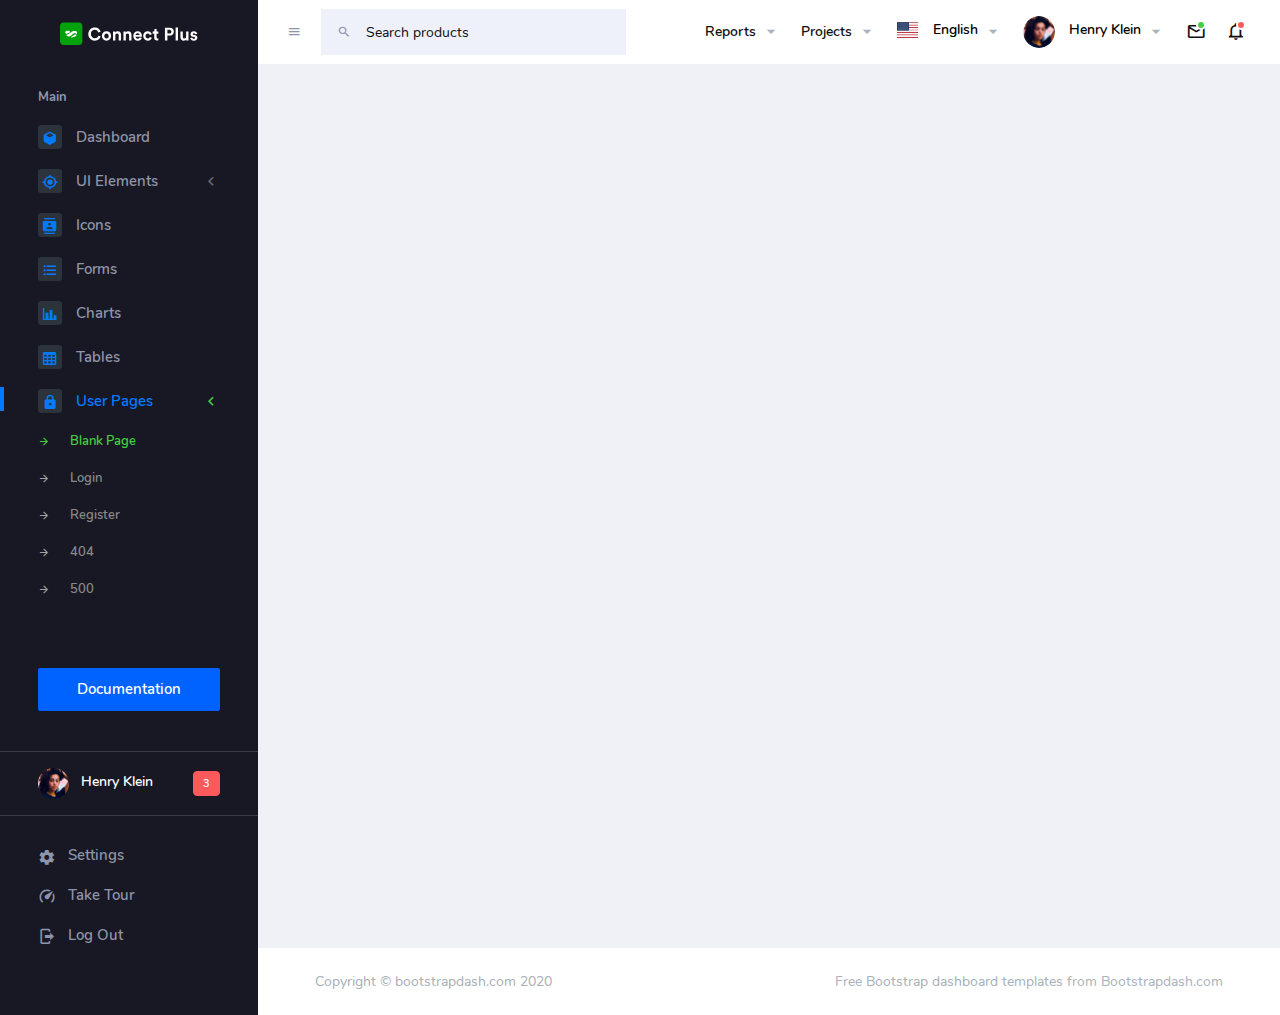
<file: pages/samples/blank-page.html>
<!DOCTYPE html>
<html lang="en">
  <head>
    <!-- Required meta tags -->
    <meta charset="utf-8">
    <meta name="viewport" content="width=device-width, initial-scale=1, shrink-to-fit=no">
    <title>Connect Plus</title>
    <!-- plugins:css -->
    <link rel="stylesheet" href="../../assets/vendors/mdi/css/materialdesignicons.min.css">
    <link rel="stylesheet" href="../../assets/vendors/flag-icon-css/css/flag-icon.min.css">
    <link rel="stylesheet" href="../../assets/vendors/css/vendor.bundle.base.css">
    <!-- endinject -->
    <!-- Plugin css for this page -->
    <!-- End plugin css for this page -->
    <!-- inject:css -->
    <!-- endinject -->
    <!-- Layout styles -->
    <link rel="stylesheet" href="../../assets/css/style.css">
    <!-- End layout styles -->
    <link rel="shortcut icon" href="../../assets/images/favicon.png" />
  </head>
  <body>
    <div class="container-scroller">
      <!-- partial:../../partials/_navbar.html -->
      <nav class="navbar default-layout-navbar col-lg-12 col-12 p-0 fixed-top d-flex flex-row">
        <div class="text-center navbar-brand-wrapper d-flex align-items-center justify-content-center">
          <a class="navbar-brand brand-logo" href="../../index.html"><img src="../../assets/images/logo.svg" alt="logo" /></a>
          <a class="navbar-brand brand-logo-mini" href="../../index.html"><img src="../../assets/images/logo-mini.svg" alt="logo" /></a>
        </div>
        <div class="navbar-menu-wrapper d-flex align-items-stretch">
          <button class="navbar-toggler navbar-toggler align-self-center" type="button" data-toggle="minimize">
            <span class="mdi mdi-menu"></span>
          </button>
          <div class="search-field d-none d-xl-block">
            <form class="d-flex align-items-center h-100" action="#">
              <div class="input-group">
                <div class="input-group-prepend bg-transparent">
                  <i class="input-group-text border-0 mdi mdi-magnify"></i>
                </div>
                <input type="text" class="form-control bg-transparent border-0" placeholder="Search products">
              </div>
            </form>
          </div>
          <ul class="navbar-nav navbar-nav-right">
            <li class="nav-item  dropdown d-none d-md-block">
              <a class="nav-link dropdown-toggle" id="reportDropdown" href="#" data-toggle="dropdown" aria-expanded="false"> Reports </a>
              <div class="dropdown-menu navbar-dropdown" aria-labelledby="reportDropdown">
                <a class="dropdown-item" href="#">
                  <i class="mdi mdi-file-pdf mr-2"></i>PDF </a>
                <div class="dropdown-divider"></div>
                <a class="dropdown-item" href="#">
                  <i class="mdi mdi-file-excel mr-2"></i>Excel </a>
                <div class="dropdown-divider"></div>
                <a class="dropdown-item" href="#">
                  <i class="mdi mdi-file-word mr-2"></i>doc </a>
              </div>
            </li>
            <li class="nav-item  dropdown d-none d-md-block">
              <a class="nav-link dropdown-toggle" id="projectDropdown" href="#" data-toggle="dropdown" aria-expanded="false"> Projects </a>
              <div class="dropdown-menu navbar-dropdown" aria-labelledby="projectDropdown">
                <a class="dropdown-item" href="#">
                  <i class="mdi mdi-eye-outline mr-2"></i>View Project </a>
                <div class="dropdown-divider"></div>
                <a class="dropdown-item" href="#">
                  <i class="mdi mdi-pencil-outline mr-2"></i>Edit Project </a>
              </div>
            </li>
            <li class="nav-item nav-language dropdown d-none d-md-block">
              <a class="nav-link dropdown-toggle" id="languageDropdown" href="#" data-toggle="dropdown" aria-expanded="false">
                <div class="nav-language-icon">
                  <i class="flag-icon flag-icon-us" title="us" id="us"></i>
                </div>
                <div class="nav-language-text">
                  <p class="mb-1 text-black">English</p>
                </div>
              </a>
              <div class="dropdown-menu navbar-dropdown" aria-labelledby="languageDropdown">
                <a class="dropdown-item" href="#">
                  <div class="nav-language-icon mr-2">
                    <i class="flag-icon flag-icon-ae" title="ae" id="ae"></i>
                  </div>
                  <div class="nav-language-text">
                    <p class="mb-1 text-black">Arabic</p>
                  </div>
                </a>
                <div class="dropdown-divider"></div>
                <a class="dropdown-item" href="#">
                  <div class="nav-language-icon mr-2">
                    <i class="flag-icon flag-icon-gb" title="GB" id="gb"></i>
                  </div>
                  <div class="nav-language-text">
                    <p class="mb-1 text-black">English</p>
                  </div>
                </a>
              </div>
            </li>
            <li class="nav-item nav-profile dropdown">
              <a class="nav-link dropdown-toggle" id="profileDropdown" href="#" data-toggle="dropdown" aria-expanded="false">
                <div class="nav-profile-img">
                  <img src="../../assets/images/faces/face28.png" alt="image">
                </div>
                <div class="nav-profile-text">
                  <p class="mb-1 text-black">Henry Klein</p>
                </div>
              </a>
              <div class="dropdown-menu navbar-dropdown dropdown-menu-right p-0 border-0 font-size-sm" aria-labelledby="profileDropdown" data-x-placement="bottom-end">
                <div class="p-3 text-center bg-primary">
                  <img class="img-avatar img-avatar48 img-avatar-thumb" src="../../assets/images/faces/face28.png" alt="">
                </div>
                <div class="p-2">
                  <h5 class="dropdown-header text-uppercase pl-2 text-dark">User Options</h5>
                  <a class="dropdown-item py-1 d-flex align-items-center justify-content-between" href="#">
                    <span>Inbox</span>
                    <span class="p-0">
                      <span class="badge badge-primary">3</span>
                      <i class="mdi mdi-email-open-outline ml-1"></i>
                    </span>
                  </a>
                  <a class="dropdown-item py-1 d-flex align-items-center justify-content-between" href="#">
                    <span>Profile</span>
                    <span class="p-0">
                      <span class="badge badge-success">1</span>
                      <i class="mdi mdi-account-outline ml-1"></i>
                    </span>
                  </a>
                  <a class="dropdown-item py-1 d-flex align-items-center justify-content-between" href="javascript:void(0)">
                    <span>Settings</span>
                    <i class="mdi mdi-settings"></i>
                  </a>
                  <div role="separator" class="dropdown-divider"></div>
                  <h5 class="dropdown-header text-uppercase  pl-2 text-dark mt-2">Actions</h5>
                  <a class="dropdown-item py-1 d-flex align-items-center justify-content-between" href="#">
                    <span>Lock Account</span>
                    <i class="mdi mdi-lock ml-1"></i>
                  </a>
                  <a class="dropdown-item py-1 d-flex align-items-center justify-content-between" href="#">
                    <span>Log Out</span>
                    <i class="mdi mdi-logout ml-1"></i>
                  </a>
                </div>
              </div>
            </li>
            <li class="nav-item dropdown">
              <a class="nav-link count-indicator dropdown-toggle" id="messageDropdown" href="#" data-toggle="dropdown" aria-expanded="false">
                <i class="mdi mdi-email-outline"></i>
                <span class="count-symbol bg-success"></span>
              </a>
              <div class="dropdown-menu dropdown-menu-right navbar-dropdown preview-list" aria-labelledby="messageDropdown">
                <h6 class="p-3 mb-0 bg-primary text-white py-4">Messages</h6>
                <div class="dropdown-divider"></div>
                <a class="dropdown-item preview-item">
                  <div class="preview-thumbnail">
                    <img src="../../assets/images/faces/face4.jpg" alt="image" class="profile-pic">
                  </div>
                  <div class="preview-item-content d-flex align-items-start flex-column justify-content-center">
                    <h6 class="preview-subject ellipsis mb-1 font-weight-normal">Mark send you a message</h6>
                    <p class="text-gray mb-0"> 1 Minutes ago </p>
                  </div>
                </a>
                <div class="dropdown-divider"></div>
                <a class="dropdown-item preview-item">
                  <div class="preview-thumbnail">
                    <img src="../../assets/images/faces/face2.jpg" alt="image" class="profile-pic">
                  </div>
                  <div class="preview-item-content d-flex align-items-start flex-column justify-content-center">
                    <h6 class="preview-subject ellipsis mb-1 font-weight-normal">Cregh send you a message</h6>
                    <p class="text-gray mb-0"> 15 Minutes ago </p>
                  </div>
                </a>
                <div class="dropdown-divider"></div>
                <a class="dropdown-item preview-item">
                  <div class="preview-thumbnail">
                    <img src="../../assets/images/faces/face3.jpg" alt="image" class="profile-pic">
                  </div>
                  <div class="preview-item-content d-flex align-items-start flex-column justify-content-center">
                    <h6 class="preview-subject ellipsis mb-1 font-weight-normal">Profile picture updated</h6>
                    <p class="text-gray mb-0"> 18 Minutes ago </p>
                  </div>
                </a>
                <div class="dropdown-divider"></div>
                <h6 class="p-3 mb-0 text-center">4 new messages</h6>
              </div>
            </li>
            <li class="nav-item dropdown">
              <a class="nav-link count-indicator dropdown-toggle" id="notificationDropdown" href="#" data-toggle="dropdown">
                <i class="mdi mdi-bell-outline"></i>
                <span class="count-symbol bg-danger"></span>
              </a>
              <div class="dropdown-menu dropdown-menu-right navbar-dropdown preview-list" aria-labelledby="notificationDropdown">
                <h6 class="p-3 mb-0 bg-primary text-white py-4">Notifications</h6>
                <div class="dropdown-divider"></div>
                <a class="dropdown-item preview-item">
                  <div class="preview-thumbnail">
                    <div class="preview-icon bg-success">
                      <i class="mdi mdi-calendar"></i>
                    </div>
                  </div>
                  <div class="preview-item-content d-flex align-items-start flex-column justify-content-center">
                    <h6 class="preview-subject font-weight-normal mb-1">Event today</h6>
                    <p class="text-gray ellipsis mb-0"> Just a reminder that you have an event today </p>
                  </div>
                </a>
                <div class="dropdown-divider"></div>
                <a class="dropdown-item preview-item">
                  <div class="preview-thumbnail">
                    <div class="preview-icon bg-warning">
                      <i class="mdi mdi-settings"></i>
                    </div>
                  </div>
                  <div class="preview-item-content d-flex align-items-start flex-column justify-content-center">
                    <h6 class="preview-subject font-weight-normal mb-1">Settings</h6>
                    <p class="text-gray ellipsis mb-0"> Update dashboard </p>
                  </div>
                </a>
                <div class="dropdown-divider"></div>
                <a class="dropdown-item preview-item">
                  <div class="preview-thumbnail">
                    <div class="preview-icon bg-info">
                      <i class="mdi mdi-link-variant"></i>
                    </div>
                  </div>
                  <div class="preview-item-content d-flex align-items-start flex-column justify-content-center">
                    <h6 class="preview-subject font-weight-normal mb-1">Launch Admin</h6>
                    <p class="text-gray ellipsis mb-0"> New admin wow! </p>
                  </div>
                </a>
                <div class="dropdown-divider"></div>
                <h6 class="p-3 mb-0 text-center">See all notifications</h6>
              </div>
            </li>
          </ul>
          <button class="navbar-toggler navbar-toggler-right d-lg-none align-self-center" type="button" data-toggle="offcanvas">
            <span class="mdi mdi-menu"></span>
          </button>
        </div>
      </nav>
      <!-- partial -->
      <div class="container-fluid page-body-wrapper">
        <!-- partial:../../partials/_sidebar.html -->
        <nav class="sidebar sidebar-offcanvas" id="sidebar">
          <ul class="nav">
            <li class="nav-item nav-category">Main</li>
            <li class="nav-item">
              <a class="nav-link" href="../../index.html">
                <span class="icon-bg"><i class="mdi mdi-cube menu-icon"></i></span>
                <span class="menu-title">Dashboard</span>
              </a>
            </li>
            <li class="nav-item">
              <a class="nav-link" data-toggle="collapse" href="#ui-basic" aria-expanded="false" aria-controls="ui-basic">
                <span class="icon-bg"><i class="mdi mdi-crosshairs-gps menu-icon"></i></span>
                <span class="menu-title">UI Elements</span>
                <i class="menu-arrow"></i>
              </a>
              <div class="collapse" id="ui-basic">
                <ul class="nav flex-column sub-menu">
                  <li class="nav-item"> <a class="nav-link" href="../../pages/ui-features/buttons.html">Buttons</a></li>
                  <li class="nav-item"> <a class="nav-link" href="../../pages/ui-features/dropdowns.html">Dropdowns</a></li>
                  <li class="nav-item"> <a class="nav-link" href="../../pages/ui-features/typography.html">Typography</a></li>
                </ul>
              </div>
            </li>
            <li class="nav-item">
              <a class="nav-link" href="../../pages/icons/mdi.html">
                <span class="icon-bg"><i class="mdi mdi-contacts menu-icon"></i></span>
                <span class="menu-title">Icons</span>
              </a>
            </li>
            <li class="nav-item">
              <a class="nav-link" href="../../pages/forms/basic_elements.html">
                <span class="icon-bg"><i class="mdi mdi-format-list-bulleted menu-icon"></i></span>
                <span class="menu-title">Forms</span>
              </a>
            </li>
            <li class="nav-item">
              <a class="nav-link" href="../../pages/charts/chartjs.html">
                <span class="icon-bg"><i class="mdi mdi-chart-bar menu-icon"></i></span>
                <span class="menu-title">Charts</span>
              </a>
            </li>
            <li class="nav-item">
              <a class="nav-link" href="../../pages/tables/basic-table.html">
                <span class="icon-bg"><i class="mdi mdi-table-large menu-icon"></i></span>
                <span class="menu-title">Tables</span>
              </a>
            </li>
            <li class="nav-item">
              <a class="nav-link" data-toggle="collapse" href="#auth" aria-expanded="false" aria-controls="auth">
                <span class="icon-bg"><i class="mdi mdi-lock menu-icon"></i></span>
                <span class="menu-title">User Pages</span>
                <i class="menu-arrow"></i>
              </a>
              <div class="collapse" id="auth">
                <ul class="nav flex-column sub-menu">
                  <li class="nav-item"> <a class="nav-link" href="../../pages/samples/blank-page.html"> Blank Page </a></li>
                  <li class="nav-item"> <a class="nav-link" href="../../pages/samples/login.html"> Login </a></li>
                  <li class="nav-item"> <a class="nav-link" href="../../pages/samples/register.html"> Register </a></li>
                  <li class="nav-item"> <a class="nav-link" href="../../pages/samples/error-404.html"> 404 </a></li>
                  <li class="nav-item"> <a class="nav-link" href="../../pages/samples/error-500.html"> 500 </a></li>
                </ul>
              </div>
            </li>
            <li class="nav-item documentation-link">
              <a class="nav-link" href="http://www.bootstrapdash.com/demo/connect-plus-free/jquery/documentation/documentation.html" target="_blank">
                <span class="icon-bg">
                  <i class="mdi mdi-file-document-box menu-icon"></i>
                </span>
                <span class="menu-title">Documentation</span>
              </a>
            </li>
            <li class="nav-item sidebar-user-actions">
              <div class="user-details">
                <div class="d-flex justify-content-between align-items-center">
                  <div>
                    <div class="d-flex align-items-center">
                      <div class="sidebar-profile-img">
                        <img src="../../assets/images/faces/face28.png" alt="image">
                      </div>
                      <div class="sidebar-profile-text">
                        <p class="mb-1">Henry Klein</p>
                      </div>
                    </div>
                  </div>
                  <div class="badge badge-danger">3</div>
                </div>
              </div>
            </li>
            <li class="nav-item sidebar-user-actions">
              <div class="sidebar-user-menu">
                <a href="#" class="nav-link"><i class="mdi mdi-settings menu-icon"></i>
                  <span class="menu-title">Settings</span>
                </a>
              </div>
            </li>
            <li class="nav-item sidebar-user-actions">
              <div class="sidebar-user-menu">
                <a href="#" class="nav-link"><i class="mdi mdi-speedometer menu-icon"></i>
                  <span class="menu-title">Take Tour</span></a>
              </div>
            </li>
            <li class="nav-item sidebar-user-actions">
              <div class="sidebar-user-menu">
                <a href="#" class="nav-link"><i class="mdi mdi-logout menu-icon"></i>
                  <span class="menu-title">Log Out</span></a>
              </div>
            </li>
          </ul>
        </nav>
        <!-- partial -->
        <div class="main-panel">
          <div class="content-wrapper">
          </div>
          <!-- content-wrapper ends -->
          <!-- partial:../../partials/_footer.html -->
          <footer class="footer">
            <div class="footer-inner-wraper">
              <div class="d-sm-flex justify-content-center justify-content-sm-between">
                <span class="text-muted d-block text-center text-sm-left d-sm-inline-block">Copyright © bootstrapdash.com 2020</span>
                <span class="float-none float-sm-right d-block mt-1 mt-sm-0 text-center"> Free <a href="https://www.bootstrapdash.com/" target="_blank">Bootstrap dashboard templates</a> from Bootstrapdash.com</span>
              </div>
            </div>
          </footer>
          <!-- partial -->
        </div>
        <!-- main-panel ends -->
      </div>
      <!-- page-body-wrapper ends -->
    </div>
    <!-- container-scroller -->
    <!-- plugins:js -->
    <script src="../../assets/vendors/js/vendor.bundle.base.js"></script>
    <!-- endinject -->
    <!-- Plugin js for this page -->
    <!-- End plugin js for this page -->
    <!-- inject:js -->
    <script src="../../assets/js/off-canvas.js"></script>
    <script src="../../assets/js/hoverable-collapse.js"></script>
    <script src="../../assets/js/misc.js"></script>
    <!-- endinject -->
    <!-- Custom js for this page -->
    <!-- End custom js for this page -->
  </body>
</html>
</file>
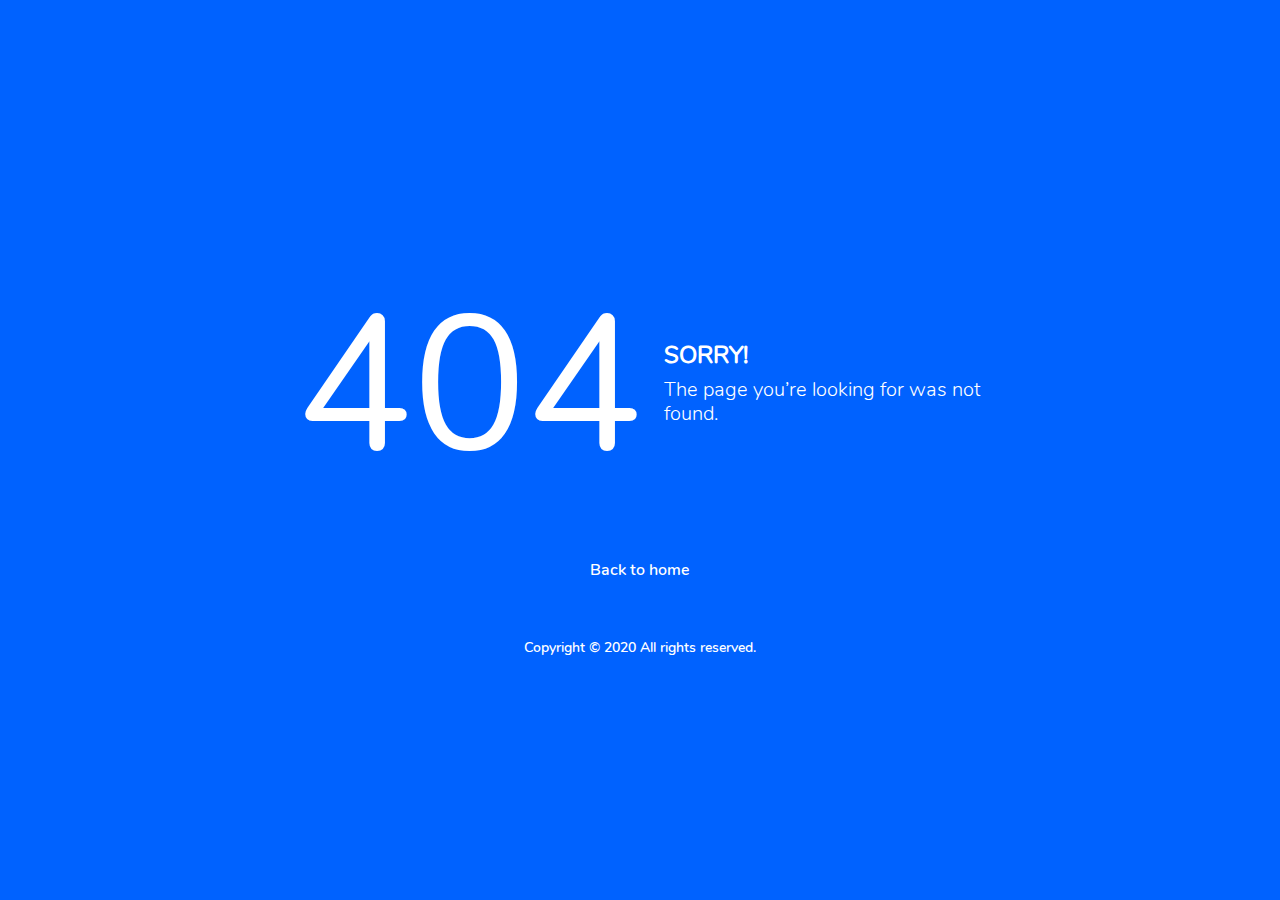
<file: pages/samples/error-404.html>
<!DOCTYPE html>
<html lang="en">
  <head>
    <!-- Required meta tags -->
    <meta charset="utf-8">
    <meta name="viewport" content="width=device-width, initial-scale=1, shrink-to-fit=no">
    <title>Connect Plus</title>
    <!-- plugins:css -->
    <link rel="stylesheet" href="../../assets/vendors/mdi/css/materialdesignicons.min.css">
    <link rel="stylesheet" href="../../assets/vendors/flag-icon-css/css/flag-icon.min.css">
    <link rel="stylesheet" href="../../assets/vendors/css/vendor.bundle.base.css">
    <!-- endinject -->
    <!-- Plugin css for this page -->
    <!-- End Plugin css for this page -->
    <!-- inject:css -->
    <!-- endinject -->
    <!-- Layout styles -->
    <link rel="stylesheet" href="../../assets/css/style.css">
    <!-- End layout styles -->
    <link rel="shortcut icon" href="../../assets/images/favicon.png" />
  </head>
  <body>
    <div class="container-scroller">
      <div class="container-fluid page-body-wrapper full-page-wrapper">
        <div class="content-wrapper d-flex align-items-center text-center error-page bg-primary">
          <div class="row flex-grow">
            <div class="col-lg-7 mx-auto text-white">
              <div class="row align-items-center d-flex flex-row">
                <div class="col-lg-6 text-lg-right pr-lg-4">
                  <h1 class="display-1 mb-0">404</h1>
                </div>
                <div class="col-lg-6 error-page-divider text-lg-left pl-lg-4">
                  <h2>SORRY!</h2>
                  <h3 class="font-weight-light">The page you’re looking for was not found.</h3>
                </div>
              </div>
              <div class="row mt-5">
                <div class="col-12 text-center mt-xl-2">
                  <a class="text-white font-weight-medium" href="../../index.html">Back to home</a>
                </div>
              </div>
              <div class="row mt-5">
                <div class="col-12 mt-xl-2">
                  <p class="text-white font-weight-medium text-center">Copyright &copy; 2020 All rights reserved.</p>
                </div>
              </div>
            </div>
          </div>
        </div>
        <!-- content-wrapper ends -->
      </div>
      <!-- page-body-wrapper ends -->
    </div>
    <!-- container-scroller -->
    <!-- plugins:js -->
    <script src="../../assets/vendors/js/vendor.bundle.base.js"></script>
    <!-- endinject -->
    <!-- Plugin js for this page -->
    <!-- End plugin js for this page -->
    <!-- inject:js -->
    <script src="../../assets/js/off-canvas.js"></script>
    <script src="../../assets/js/hoverable-collapse.js"></script>
    <script src="../../assets/js/misc.js"></script>
    <!-- endinject -->
  </body>
</html>
</file>
<file: assets/vendors/css/vendor.bundle.base.css>
/*
 * Container style
 */
.ps {
  overflow: hidden !important;
  overflow-anchor: none;
  -ms-overflow-style: none;
  touch-action: auto;
  -ms-touch-action: auto;
}

/*
 * Scrollbar rail styles
 */
.ps__rail-x {
  display: none;
  opacity: 0;
  transition: background-color .2s linear, opacity .2s linear;
  -webkit-transition: background-color .2s linear, opacity .2s linear;
  height: 15px;
  /* there must be 'bottom' or 'top' for ps__rail-x */
  bottom: 0px;
  /* please don't change 'position' */
  position: absolute;
}

.ps__rail-y {
  display: none;
  opacity: 0;
  transition: background-color .2s linear, opacity .2s linear;
  -webkit-transition: background-color .2s linear, opacity .2s linear;
  width: 15px;
  /* there must be 'right' or 'left' for ps__rail-y */
  right: 0;
  /* please don't change 'position' */
  position: absolute;
}

.ps--active-x > .ps__rail-x,
.ps--active-y > .ps__rail-y {
  display: block;
  background-color: transparent;
}

.ps:hover > .ps__rail-x,
.ps:hover > .ps__rail-y,
.ps--focus > .ps__rail-x,
.ps--focus > .ps__rail-y,
.ps--scrolling-x > .ps__rail-x,
.ps--scrolling-y > .ps__rail-y {
  opacity: 0.6;
}

.ps .ps__rail-x:hover,
.ps .ps__rail-y:hover,
.ps .ps__rail-x:focus,
.ps .ps__rail-y:focus,
.ps .ps__rail-x.ps--clicking,
.ps .ps__rail-y.ps--clicking {
  background-color: #eee;
  opacity: 0.9;
}

/*
 * Scrollbar thumb styles
 */
.ps__thumb-x {
  background-color: #aaa;
  border-radius: 6px;
  transition: background-color .2s linear, height .2s ease-in-out;
  -webkit-transition: background-color .2s linear, height .2s ease-in-out;
  height: 6px;
  /* there must be 'bottom' for ps__thumb-x */
  bottom: 2px;
  /* please don't change 'position' */
  position: absolute;
}

.ps__thumb-y {
  background-color: #aaa;
  border-radius: 6px;
  transition: background-color .2s linear, width .2s ease-in-out;
  -webkit-transition: background-color .2s linear, width .2s ease-in-out;
  width: 6px;
  /* there must be 'right' for ps__thumb-y */
  right: 2px;
  /* please don't change 'position' */
  position: absolute;
}

.ps__rail-x:hover > .ps__thumb-x,
.ps__rail-x:focus > .ps__thumb-x,
.ps__rail-x.ps--clicking .ps__thumb-x {
  background-color: #999;
  height: 11px;
}

.ps__rail-y:hover > .ps__thumb-y,
.ps__rail-y:focus > .ps__thumb-y,
.ps__rail-y.ps--clicking .ps__thumb-y {
  background-color: #999;
  width: 11px;
}

/* MS supports */
@supports (-ms-overflow-style: none) {
  .ps {
    overflow: auto !important;
  }
}

@media screen and (-ms-high-contrast: active), (-ms-high-contrast: none) {
  .ps {
    overflow: auto !important;
  }
}
</file>
<file: assets/vendors/flag-icon-css/css/flag-icon.min.css>
.flag-icon-background{background-size:contain;background-position:50%;background-repeat:no-repeat}.flag-icon{background-size:contain;background-position:50%;background-repeat:no-repeat;position:relative;display:inline-block;width:1.33333333em;line-height:1em}.flag-icon:before{content:'\00a0'}.flag-icon.flag-icon-squared{width:1em}.flag-icon-ad{background-image:url(../flags/4x3/ad.svg)}.flag-icon-ad.flag-icon-squared{background-image:url(../flags/1x1/ad.svg)}.flag-icon-ae{background-image:url(../flags/4x3/ae.svg)}.flag-icon-ae.flag-icon-squared{background-image:url(../flags/1x1/ae.svg)}.flag-icon-af{background-image:url(../flags/4x3/af.svg)}.flag-icon-af.flag-icon-squared{background-image:url(../flags/1x1/af.svg)}.flag-icon-ag{background-image:url(../flags/4x3/ag.svg)}.flag-icon-ag.flag-icon-squared{background-image:url(../flags/1x1/ag.svg)}.flag-icon-ai{background-image:url(../flags/4x3/ai.svg)}.flag-icon-ai.flag-icon-squared{background-image:url(../flags/1x1/ai.svg)}.flag-icon-al{background-image:url(../flags/4x3/al.svg)}.flag-icon-al.flag-icon-squared{background-image:url(../flags/1x1/al.svg)}.flag-icon-am{background-image:url(../flags/4x3/am.svg)}.flag-icon-am.flag-icon-squared{background-image:url(../flags/1x1/am.svg)}.flag-icon-ao{background-image:url(../flags/4x3/ao.svg)}.flag-icon-ao.flag-icon-squared{background-image:url(../flags/1x1/ao.svg)}.flag-icon-aq{background-image:url(../flags/4x3/aq.svg)}.flag-icon-aq.flag-icon-squared{background-image:url(../flags/1x1/aq.svg)}.flag-icon-ar{background-image:url(../flags/4x3/ar.svg)}.flag-icon-ar.flag-icon-squared{background-image:url(../flags/1x1/ar.svg)}.flag-icon-as{background-image:url(../flags/4x3/as.svg)}.flag-icon-as.flag-icon-squared{background-image:url(../flags/1x1/as.svg)}.flag-icon-at{background-image:url(../flags/4x3/at.svg)}.flag-icon-at.flag-icon-squared{background-image:url(../flags/1x1/at.svg)}.flag-icon-au{background-image:url(../flags/4x3/au.svg)}.flag-icon-au.flag-icon-squared{background-image:url(../flags/1x1/au.svg)}.flag-icon-aw{background-image:url(../flags/4x3/aw.svg)}.flag-icon-aw.flag-icon-squared{background-image:url(../flags/1x1/aw.svg)}.flag-icon-ax{background-image:url(../flags/4x3/ax.svg)}.flag-icon-ax.flag-icon-squared{background-image:url(../flags/1x1/ax.svg)}.flag-icon-az{background-image:url(../flags/4x3/az.svg)}.flag-icon-az.flag-icon-squared{background-image:url(../flags/1x1/az.svg)}.flag-icon-ba{background-image:url(../flags/4x3/ba.svg)}.flag-icon-ba.flag-icon-squared{background-image:url(../flags/1x1/ba.svg)}.flag-icon-bb{background-image:url(../flags/4x3/bb.svg)}.flag-icon-bb.flag-icon-squared{background-image:url(../flags/1x1/bb.svg)}.flag-icon-bd{background-image:url(../flags/4x3/bd.svg)}.flag-icon-bd.flag-icon-squared{background-image:url(../flags/1x1/bd.svg)}.flag-icon-be{background-image:url(../flags/4x3/be.svg)}.flag-icon-be.flag-icon-squared{background-image:url(../flags/1x1/be.svg)}.flag-icon-bf{background-image:url(../flags/4x3/bf.svg)}.flag-icon-bf.flag-icon-squared{background-image:url(../flags/1x1/bf.svg)}.flag-icon-bg{background-image:url(../flags/4x3/bg.svg)}.flag-icon-bg.flag-icon-squared{background-image:url(../flags/1x1/bg.svg)}.flag-icon-bh{background-image:url(../flags/4x3/bh.svg)}.flag-icon-bh.flag-icon-squared{background-image:url(../flags/1x1/bh.svg)}.flag-icon-bi{background-image:url(../flags/4x3/bi.svg)}.flag-icon-bi.flag-icon-squared{background-image:url(../flags/1x1/bi.svg)}.flag-icon-bj{background-image:url(../flags/4x3/bj.svg)}.flag-icon-bj.flag-icon-squared{background-image:url(../flags/1x1/bj.svg)}.flag-icon-bl{background-image:url(../flags/4x3/bl.svg)}.flag-icon-bl.flag-icon-squared{background-image:url(../flags/1x1/bl.svg)}.flag-icon-bm{background-image:url(../flags/4x3/bm.svg)}.flag-icon-bm.flag-icon-squared{background-image:url(../flags/1x1/bm.svg)}.flag-icon-bn{background-image:url(../flags/4x3/bn.svg)}.flag-icon-bn.flag-icon-squared{background-image:url(../flags/1x1/bn.svg)}.flag-icon-bo{background-image:url(../flags/4x3/bo.svg)}.flag-icon-bo.flag-icon-squared{background-image:url(../flags/1x1/bo.svg)}.flag-icon-bq{background-image:url(../flags/4x3/bq.svg)}.flag-icon-bq.flag-icon-squared{background-image:url(../flags/1x1/bq.svg)}.flag-icon-br{background-image:url(../flags/4x3/br.svg)}.flag-icon-br.flag-icon-squared{background-image:url(../flags/1x1/br.svg)}.flag-icon-bs{background-image:url(../flags/4x3/bs.svg)}.flag-icon-bs.flag-icon-squared{background-image:url(../flags/1x1/bs.svg)}.flag-icon-bt{background-image:url(../flags/4x3/bt.svg)}.flag-icon-bt.flag-icon-squared{background-image:url(../flags/1x1/bt.svg)}.flag-icon-bv{background-image:url(../flags/4x3/bv.svg)}.flag-icon-bv.flag-icon-squared{background-image:url(../flags/1x1/bv.svg)}.flag-icon-bw{background-image:url(../flags/4x3/bw.svg)}.flag-icon-bw.flag-icon-squared{background-image:url(../flags/1x1/bw.svg)}.flag-icon-by{background-image:url(../flags/4x3/by.svg)}.flag-icon-by.flag-icon-squared{background-image:url(../flags/1x1/by.svg)}.flag-icon-bz{background-image:url(../flags/4x3/bz.svg)}.flag-icon-bz.flag-icon-squared{background-image:url(../flags/1x1/bz.svg)}.flag-icon-ca{background-image:url(../flags/4x3/ca.svg)}.flag-icon-ca.flag-icon-squared{background-image:url(../flags/1x1/ca.svg)}.flag-icon-cc{background-image:url(../flags/4x3/cc.svg)}.flag-icon-cc.flag-icon-squared{background-image:url(../flags/1x1/cc.svg)}.flag-icon-cd{background-image:url(../flags/4x3/cd.svg)}.flag-icon-cd.flag-icon-squared{background-image:url(../flags/1x1/cd.svg)}.flag-icon-cf{background-image:url(../flags/4x3/cf.svg)}.flag-icon-cf.flag-icon-squared{background-image:url(../flags/1x1/cf.svg)}.flag-icon-cg{background-image:url(../flags/4x3/cg.svg)}.flag-icon-cg.flag-icon-squared{background-image:url(../flags/1x1/cg.svg)}.flag-icon-ch{background-image:url(../flags/4x3/ch.svg)}.flag-icon-ch.flag-icon-squared{background-image:url(../flags/1x1/ch.svg)}.flag-icon-ci{background-image:url(../flags/4x3/ci.svg)}.flag-icon-ci.flag-icon-squared{background-image:url(../flags/1x1/ci.svg)}.flag-icon-ck{background-image:url(../flags/4x3/ck.svg)}.flag-icon-ck.flag-icon-squared{background-image:url(../flags/1x1/ck.svg)}.flag-icon-cl{background-image:url(../flags/4x3/cl.svg)}.flag-icon-cl.flag-icon-squared{background-image:url(../flags/1x1/cl.svg)}.flag-icon-cm{background-image:url(../flags/4x3/cm.svg)}.flag-icon-cm.flag-icon-squared{background-image:url(../flags/1x1/cm.svg)}.flag-icon-cn{background-image:url(../flags/4x3/cn.svg)}.flag-icon-cn.flag-icon-squared{background-image:url(../flags/1x1/cn.svg)}.flag-icon-co{background-image:url(../flags/4x3/co.svg)}.flag-icon-co.flag-icon-squared{background-image:url(../flags/1x1/co.svg)}.flag-icon-cr{background-image:url(../flags/4x3/cr.svg)}.flag-icon-cr.flag-icon-squared{background-image:url(../flags/1x1/cr.svg)}.flag-icon-cu{background-image:url(../flags/4x3/cu.svg)}.flag-icon-cu.flag-icon-squared{background-image:url(../flags/1x1/cu.svg)}.flag-icon-cv{background-image:url(../flags/4x3/cv.svg)}.flag-icon-cv.flag-icon-squared{background-image:url(../flags/1x1/cv.svg)}.flag-icon-cw{background-image:url(../flags/4x3/cw.svg)}.flag-icon-cw.flag-icon-squared{background-image:url(../flags/1x1/cw.svg)}.flag-icon-cx{background-image:url(../flags/4x3/cx.svg)}.flag-icon-cx.flag-icon-squared{background-image:url(../flags/1x1/cx.svg)}.flag-icon-cy{background-image:url(../flags/4x3/cy.svg)}.flag-icon-cy.flag-icon-squared{background-image:url(../flags/1x1/cy.svg)}.flag-icon-cz{background-image:url(../flags/4x3/cz.svg)}.flag-icon-cz.flag-icon-squared{background-image:url(../flags/1x1/cz.svg)}.flag-icon-de{background-image:url(../flags/4x3/de.svg)}.flag-icon-de.flag-icon-squared{background-image:url(../flags/1x1/de.svg)}.flag-icon-dj{background-image:url(../flags/4x3/dj.svg)}.flag-icon-dj.flag-icon-squared{background-image:url(../flags/1x1/dj.svg)}.flag-icon-dk{background-image:url(../flags/4x3/dk.svg)}.flag-icon-dk.flag-icon-squared{background-image:url(../flags/1x1/dk.svg)}.flag-icon-dm{background-image:url(../flags/4x3/dm.svg)}.flag-icon-dm.flag-icon-squared{background-image:url(../flags/1x1/dm.svg)}.flag-icon-do{background-image:url(../flags/4x3/do.svg)}.flag-icon-do.flag-icon-squared{background-image:url(../flags/1x1/do.svg)}.flag-icon-dz{background-image:url(../flags/4x3/dz.svg)}.flag-icon-dz.flag-icon-squared{background-image:url(../flags/1x1/dz.svg)}.flag-icon-ec{background-image:url(../flags/4x3/ec.svg)}.flag-icon-ec.flag-icon-squared{background-image:url(../flags/1x1/ec.svg)}.flag-icon-ee{background-image:url(../flags/4x3/ee.svg)}.flag-icon-ee.flag-icon-squared{background-image:url(../flags/1x1/ee.svg)}.flag-icon-eg{background-image:url(../flags/4x3/eg.svg)}.flag-icon-eg.flag-icon-squared{background-image:url(../flags/1x1/eg.svg)}.flag-icon-eh{background-image:url(../flags/4x3/eh.svg)}.flag-icon-eh.flag-icon-squared{background-image:url(../flags/1x1/eh.svg)}.flag-icon-er{background-image:url(../flags/4x3/er.svg)}.flag-icon-er.flag-icon-squared{background-image:url(../flags/1x1/er.svg)}.flag-icon-es{background-image:url(../flags/4x3/es.svg)}.flag-icon-es.flag-icon-squared{background-image:url(../flags/1x1/es.svg)}.flag-icon-et{background-image:url(../flags/4x3/et.svg)}.flag-icon-et.flag-icon-squared{background-image:url(../flags/1x1/et.svg)}.flag-icon-fi{background-image:url(../flags/4x3/fi.svg)}.flag-icon-fi.flag-icon-squared{background-image:url(../flags/1x1/fi.svg)}.flag-icon-fj{background-image:url(../flags/4x3/fj.svg)}.flag-icon-fj.flag-icon-squared{background-image:url(../flags/1x1/fj.svg)}.flag-icon-fk{background-image:url(../flags/4x3/fk.svg)}.flag-icon-fk.flag-icon-squared{background-image:url(../flags/1x1/fk.svg)}.flag-icon-fm{background-image:url(../flags/4x3/fm.svg)}.flag-icon-fm.flag-icon-squared{background-image:url(../flags/1x1/fm.svg)}.flag-icon-fo{background-image:url(../flags/4x3/fo.svg)}.flag-icon-fo.flag-icon-squared{background-image:url(../flags/1x1/fo.svg)}.flag-icon-fr{background-image:url(../flags/4x3/fr.svg)}.flag-icon-fr.flag-icon-squared{background-image:url(../flags/1x1/fr.svg)}.flag-icon-ga{background-image:url(../flags/4x3/ga.svg)}.flag-icon-ga.flag-icon-squared{background-image:url(../flags/1x1/ga.svg)}.flag-icon-gb{background-image:url(../flags/4x3/gb.svg)}.flag-icon-gb.flag-icon-squared{background-image:url(../flags/1x1/gb.svg)}.flag-icon-gd{background-image:url(../flags/4x3/gd.svg)}.flag-icon-gd.flag-icon-squared{background-image:url(../flags/1x1/gd.svg)}.flag-icon-ge{background-image:url(../flags/4x3/ge.svg)}.flag-icon-ge.flag-icon-squared{background-image:url(../flags/1x1/ge.svg)}.flag-icon-gf{background-image:url(../flags/4x3/gf.svg)}.flag-icon-gf.flag-icon-squared{background-image:url(../flags/1x1/gf.svg)}.flag-icon-gg{background-image:url(../flags/4x3/gg.svg)}.flag-icon-gg.flag-icon-squared{background-image:url(../flags/1x1/gg.svg)}.flag-icon-gh{background-image:url(../flags/4x3/gh.svg)}.flag-icon-gh.flag-icon-squared{background-image:url(../flags/1x1/gh.svg)}.flag-icon-gi{background-image:url(../flags/4x3/gi.svg)}.flag-icon-gi.flag-icon-squared{background-image:url(../flags/1x1/gi.svg)}.flag-icon-gl{background-image:url(../flags/4x3/gl.svg)}.flag-icon-gl.flag-icon-squared{background-image:url(../flags/1x1/gl.svg)}.flag-icon-gm{background-image:url(../flags/4x3/gm.svg)}.flag-icon-gm.flag-icon-squared{background-image:url(../flags/1x1/gm.svg)}.flag-icon-gn{background-image:url(../flags/4x3/gn.svg)}.flag-icon-gn.flag-icon-squared{background-image:url(../flags/1x1/gn.svg)}.flag-icon-gp{background-image:url(../flags/4x3/gp.svg)}.flag-icon-gp.flag-icon-squared{background-image:url(../flags/1x1/gp.svg)}.flag-icon-gq{background-image:url(../flags/4x3/gq.svg)}.flag-icon-gq.flag-icon-squared{background-image:url(../flags/1x1/gq.svg)}.flag-icon-gr{background-image:url(../flags/4x3/gr.svg)}.flag-icon-gr.flag-icon-squared{background-image:url(../flags/1x1/gr.svg)}.flag-icon-gs{background-image:url(../flags/4x3/gs.svg)}.flag-icon-gs.flag-icon-squared{background-image:url(../flags/1x1/gs.svg)}.flag-icon-gt{background-image:url(../flags/4x3/gt.svg)}.flag-icon-gt.flag-icon-squared{background-image:url(../flags/1x1/gt.svg)}.flag-icon-gu{background-image:url(../flags/4x3/gu.svg)}.flag-icon-gu.flag-icon-squared{background-image:url(../flags/1x1/gu.svg)}.flag-icon-gw{background-image:url(../flags/4x3/gw.svg)}.flag-icon-gw.flag-icon-squared{background-image:url(../flags/1x1/gw.svg)}.flag-icon-gy{background-image:url(../flags/4x3/gy.svg)}.flag-icon-gy.flag-icon-squared{background-image:url(../flags/1x1/gy.svg)}.flag-icon-hk{background-image:url(../flags/4x3/hk.svg)}.flag-icon-hk.flag-icon-squared{background-image:url(../flags/1x1/hk.svg)}.flag-icon-hm{background-image:url(../flags/4x3/hm.svg)}.flag-icon-hm.flag-icon-squared{background-image:url(../flags/1x1/hm.svg)}.flag-icon-hn{background-image:url(../flags/4x3/hn.svg)}.flag-icon-hn.flag-icon-squared{background-image:url(../flags/1x1/hn.svg)}.flag-icon-hr{background-image:url(../flags/4x3/hr.svg)}.flag-icon-hr.flag-icon-squared{background-image:url(../flags/1x1/hr.svg)}.flag-icon-ht{background-image:url(../flags/4x3/ht.svg)}.flag-icon-ht.flag-icon-squared{background-image:url(../flags/1x1/ht.svg)}.flag-icon-hu{background-image:url(../flags/4x3/hu.svg)}.flag-icon-hu.flag-icon-squared{background-image:url(../flags/1x1/hu.svg)}.flag-icon-id{background-image:url(../flags/4x3/id.svg)}.flag-icon-id.flag-icon-squared{background-image:url(../flags/1x1/id.svg)}.flag-icon-ie{background-image:url(../flags/4x3/ie.svg)}.flag-icon-ie.flag-icon-squared{background-image:url(../flags/1x1/ie.svg)}.flag-icon-il{background-image:url(../flags/4x3/il.svg)}.flag-icon-il.flag-icon-squared{background-image:url(../flags/1x1/il.svg)}.flag-icon-im{background-image:url(../flags/4x3/im.svg)}.flag-icon-im.flag-icon-squared{background-image:url(../flags/1x1/im.svg)}.flag-icon-in{background-image:url(../flags/4x3/in.svg)}.flag-icon-in.flag-icon-squared{background-image:url(../flags/1x1/in.svg)}.flag-icon-io{background-image:url(../flags/4x3/io.svg)}.flag-icon-io.flag-icon-squared{background-image:url(../flags/1x1/io.svg)}.flag-icon-iq{background-image:url(../flags/4x3/iq.svg)}.flag-icon-iq.flag-icon-squared{background-image:url(../flags/1x1/iq.svg)}.flag-icon-ir{background-image:url(../flags/4x3/ir.svg)}.flag-icon-ir.flag-icon-squared{background-image:url(../flags/1x1/ir.svg)}.flag-icon-is{background-image:url(../flags/4x3/is.svg)}.flag-icon-is.flag-icon-squared{background-image:url(../flags/1x1/is.svg)}.flag-icon-it{background-image:url(../flags/4x3/it.svg)}.flag-icon-it.flag-icon-squared{background-image:url(../flags/1x1/it.svg)}.flag-icon-je{background-image:url(../flags/4x3/je.svg)}.flag-icon-je.flag-icon-squared{background-image:url(../flags/1x1/je.svg)}.flag-icon-jm{background-image:url(../flags/4x3/jm.svg)}.flag-icon-jm.flag-icon-squared{background-image:url(../flags/1x1/jm.svg)}.flag-icon-jo{background-image:url(../flags/4x3/jo.svg)}.flag-icon-jo.flag-icon-squared{background-image:url(../flags/1x1/jo.svg)}.flag-icon-jp{background-image:url(../flags/4x3/jp.svg)}.flag-icon-jp.flag-icon-squared{background-image:url(../flags/1x1/jp.svg)}.flag-icon-ke{background-image:url(../flags/4x3/ke.svg)}.flag-icon-ke.flag-icon-squared{background-image:url(../flags/1x1/ke.svg)}.flag-icon-kg{background-image:url(../flags/4x3/kg.svg)}.flag-icon-kg.flag-icon-squared{background-image:url(../flags/1x1/kg.svg)}.flag-icon-kh{background-image:url(../flags/4x3/kh.svg)}.flag-icon-kh.flag-icon-squared{background-image:url(../flags/1x1/kh.svg)}.flag-icon-ki{background-image:url(../flags/4x3/ki.svg)}.flag-icon-ki.flag-icon-squared{background-image:url(../flags/1x1/ki.svg)}.flag-icon-km{background-image:url(../flags/4x3/km.svg)}.flag-icon-km.flag-icon-squared{background-image:url(../flags/1x1/km.svg)}.flag-icon-kn{background-image:url(../flags/4x3/kn.svg)}.flag-icon-kn.flag-icon-squared{background-image:url(../flags/1x1/kn.svg)}.flag-icon-kp{background-image:url(../flags/4x3/kp.svg)}.flag-icon-kp.flag-icon-squared{background-image:url(../flags/1x1/kp.svg)}.flag-icon-kr{background-image:url(../flags/4x3/kr.svg)}.flag-icon-kr.flag-icon-squared{background-image:url(../flags/1x1/kr.svg)}.flag-icon-kw{background-image:url(../flags/4x3/kw.svg)}.flag-icon-kw.flag-icon-squared{background-image:url(../flags/1x1/kw.svg)}.flag-icon-ky{background-image:url(../flags/4x3/ky.svg)}.flag-icon-ky.flag-icon-squared{background-image:url(../flags/1x1/ky.svg)}.flag-icon-kz{background-image:url(../flags/4x3/kz.svg)}.flag-icon-kz.flag-icon-squared{background-image:url(../flags/1x1/kz.svg)}.flag-icon-la{background-image:url(../flags/4x3/la.svg)}.flag-icon-la.flag-icon-squared{background-image:url(../flags/1x1/la.svg)}.flag-icon-lb{background-image:url(../flags/4x3/lb.svg)}.flag-icon-lb.flag-icon-squared{background-image:url(../flags/1x1/lb.svg)}.flag-icon-lc{background-image:url(../flags/4x3/lc.svg)}.flag-icon-lc.flag-icon-squared{background-image:url(../flags/1x1/lc.svg)}.flag-icon-li{background-image:url(../flags/4x3/li.svg)}.flag-icon-li.flag-icon-squared{background-image:url(../flags/1x1/li.svg)}.flag-icon-lk{background-image:url(../flags/4x3/lk.svg)}.flag-icon-lk.flag-icon-squared{background-image:url(../flags/1x1/lk.svg)}.flag-icon-lr{background-image:url(../flags/4x3/lr.svg)}.flag-icon-lr.flag-icon-squared{background-image:url(../flags/1x1/lr.svg)}.flag-icon-ls{background-image:url(../flags/4x3/ls.svg)}.flag-icon-ls.flag-icon-squared{background-image:url(../flags/1x1/ls.svg)}.flag-icon-lt{background-image:url(../flags/4x3/lt.svg)}.flag-icon-lt.flag-icon-squared{background-image:url(../flags/1x1/lt.svg)}.flag-icon-lu{background-image:url(../flags/4x3/lu.svg)}.flag-icon-lu.flag-icon-squared{background-image:url(../flags/1x1/lu.svg)}.flag-icon-lv{background-image:url(../flags/4x3/lv.svg)}.flag-icon-lv.flag-icon-squared{background-image:url(../flags/1x1/lv.svg)}.flag-icon-ly{background-image:url(../flags/4x3/ly.svg)}.flag-icon-ly.flag-icon-squared{background-image:url(../flags/1x1/ly.svg)}.flag-icon-ma{background-image:url(../flags/4x3/ma.svg)}.flag-icon-ma.flag-icon-squared{background-image:url(../flags/1x1/ma.svg)}.flag-icon-mc{background-image:url(../flags/4x3/mc.svg)}.flag-icon-mc.flag-icon-squared{background-image:url(../flags/1x1/mc.svg)}.flag-icon-md{background-image:url(../flags/4x3/md.svg)}.flag-icon-md.flag-icon-squared{background-image:url(../flags/1x1/md.svg)}.flag-icon-me{background-image:url(../flags/4x3/me.svg)}.flag-icon-me.flag-icon-squared{background-image:url(../flags/1x1/me.svg)}.flag-icon-mf{background-image:url(../flags/4x3/mf.svg)}.flag-icon-mf.flag-icon-squared{background-image:url(../flags/1x1/mf.svg)}.flag-icon-mg{background-image:url(../flags/4x3/mg.svg)}.flag-icon-mg.flag-icon-squared{background-image:url(../flags/1x1/mg.svg)}.flag-icon-mh{background-image:url(../flags/4x3/mh.svg)}.flag-icon-mh.flag-icon-squared{background-image:url(../flags/1x1/mh.svg)}.flag-icon-mk{background-image:url(../flags/4x3/mk.svg)}.flag-icon-mk.flag-icon-squared{background-image:url(../flags/1x1/mk.svg)}.flag-icon-ml{background-image:url(../flags/4x3/ml.svg)}.flag-icon-ml.flag-icon-squared{background-image:url(../flags/1x1/ml.svg)}.flag-icon-mm{background-image:url(../flags/4x3/mm.svg)}.flag-icon-mm.flag-icon-squared{background-image:url(../flags/1x1/mm.svg)}.flag-icon-mn{background-image:url(../flags/4x3/mn.svg)}.flag-icon-mn.flag-icon-squared{background-image:url(../flags/1x1/mn.svg)}.flag-icon-mo{background-image:url(../flags/4x3/mo.svg)}.flag-icon-mo.flag-icon-squared{background-image:url(../flags/1x1/mo.svg)}.flag-icon-mp{background-image:url(../flags/4x3/mp.svg)}.flag-icon-mp.flag-icon-squared{background-image:url(../flags/1x1/mp.svg)}.flag-icon-mq{background-image:url(../flags/4x3/mq.svg)}.flag-icon-mq.flag-icon-squared{background-image:url(../flags/1x1/mq.svg)}.flag-icon-mr{background-image:url(../flags/4x3/mr.svg)}.flag-icon-mr.flag-icon-squared{background-image:url(../flags/1x1/mr.svg)}.flag-icon-ms{background-image:url(../flags/4x3/ms.svg)}.flag-icon-ms.flag-icon-squared{background-image:url(../flags/1x1/ms.svg)}.flag-icon-mt{background-image:url(../flags/4x3/mt.svg)}.flag-icon-mt.flag-icon-squared{background-image:url(../flags/1x1/mt.svg)}.flag-icon-mu{background-image:url(../flags/4x3/mu.svg)}.flag-icon-mu.flag-icon-squared{background-image:url(../flags/1x1/mu.svg)}.flag-icon-mv{background-image:url(../flags/4x3/mv.svg)}.flag-icon-mv.flag-icon-squared{background-image:url(../flags/1x1/mv.svg)}.flag-icon-mw{background-image:url(../flags/4x3/mw.svg)}.flag-icon-mw.flag-icon-squared{background-image:url(../flags/1x1/mw.svg)}.flag-icon-mx{background-image:url(../flags/4x3/mx.svg)}.flag-icon-mx.flag-icon-squared{background-image:url(../flags/1x1/mx.svg)}.flag-icon-my{background-image:url(../flags/4x3/my.svg)}.flag-icon-my.flag-icon-squared{background-image:url(../flags/1x1/my.svg)}.flag-icon-mz{background-image:url(../flags/4x3/mz.svg)}.flag-icon-mz.flag-icon-squared{background-image:url(../flags/1x1/mz.svg)}.flag-icon-na{background-image:url(../flags/4x3/na.svg)}.flag-icon-na.flag-icon-squared{background-image:url(../flags/1x1/na.svg)}.flag-icon-nc{background-image:url(../flags/4x3/nc.svg)}.flag-icon-nc.flag-icon-squared{background-image:url(../flags/1x1/nc.svg)}.flag-icon-ne{background-image:url(../flags/4x3/ne.svg)}.flag-icon-ne.flag-icon-squared{background-image:url(../flags/1x1/ne.svg)}.flag-icon-nf{background-image:url(../flags/4x3/nf.svg)}.flag-icon-nf.flag-icon-squared{background-image:url(../flags/1x1/nf.svg)}.flag-icon-ng{background-image:url(../flags/4x3/ng.svg)}.flag-icon-ng.flag-icon-squared{background-image:url(../flags/1x1/ng.svg)}.flag-icon-ni{background-image:url(../flags/4x3/ni.svg)}.flag-icon-ni.flag-icon-squared{background-image:url(../flags/1x1/ni.svg)}.flag-icon-nl{background-image:url(../flags/4x3/nl.svg)}.flag-icon-nl.flag-icon-squared{background-image:url(../flags/1x1/nl.svg)}.flag-icon-no{background-image:url(../flags/4x3/no.svg)}.flag-icon-no.flag-icon-squared{background-image:url(../flags/1x1/no.svg)}.flag-icon-np{background-image:url(../flags/4x3/np.svg)}.flag-icon-np.flag-icon-squared{background-image:url(../flags/1x1/np.svg)}.flag-icon-nr{background-image:url(../flags/4x3/nr.svg)}.flag-icon-nr.flag-icon-squared{background-image:url(../flags/1x1/nr.svg)}.flag-icon-nu{background-image:url(../flags/4x3/nu.svg)}.flag-icon-nu.flag-icon-squared{background-image:url(../flags/1x1/nu.svg)}.flag-icon-nz{background-image:url(../flags/4x3/nz.svg)}.flag-icon-nz.flag-icon-squared{background-image:url(../flags/1x1/nz.svg)}.flag-icon-om{background-image:url(../flags/4x3/om.svg)}.flag-icon-om.flag-icon-squared{background-image:url(../flags/1x1/om.svg)}.flag-icon-pa{background-image:url(../flags/4x3/pa.svg)}.flag-icon-pa.flag-icon-squared{background-image:url(../flags/1x1/pa.svg)}.flag-icon-pe{background-image:url(../flags/4x3/pe.svg)}.flag-icon-pe.flag-icon-squared{background-image:url(../flags/1x1/pe.svg)}.flag-icon-pf{background-image:url(../flags/4x3/pf.svg)}.flag-icon-pf.flag-icon-squared{background-image:url(../flags/1x1/pf.svg)}.flag-icon-pg{background-image:url(../flags/4x3/pg.svg)}.flag-icon-pg.flag-icon-squared{background-image:url(../flags/1x1/pg.svg)}.flag-icon-ph{background-image:url(../flags/4x3/ph.svg)}.flag-icon-ph.flag-icon-squared{background-image:url(../flags/1x1/ph.svg)}.flag-icon-pk{background-image:url(../flags/4x3/pk.svg)}.flag-icon-pk.flag-icon-squared{background-image:url(../flags/1x1/pk.svg)}.flag-icon-pl{background-image:url(../flags/4x3/pl.svg)}.flag-icon-pl.flag-icon-squared{background-image:url(../flags/1x1/pl.svg)}.flag-icon-pm{background-image:url(../flags/4x3/pm.svg)}.flag-icon-pm.flag-icon-squared{background-image:url(../flags/1x1/pm.svg)}.flag-icon-pn{background-image:url(../flags/4x3/pn.svg)}.flag-icon-pn.flag-icon-squared{background-image:url(../flags/1x1/pn.svg)}.flag-icon-pr{background-image:url(../flags/4x3/pr.svg)}.flag-icon-pr.flag-icon-squared{background-image:url(../flags/1x1/pr.svg)}.flag-icon-ps{background-image:url(../flags/4x3/ps.svg)}.flag-icon-ps.flag-icon-squared{background-image:url(../flags/1x1/ps.svg)}.flag-icon-pt{background-image:url(../flags/4x3/pt.svg)}.flag-icon-pt.flag-icon-squared{background-image:url(../flags/1x1/pt.svg)}.flag-icon-pw{background-image:url(../flags/4x3/pw.svg)}.flag-icon-pw.flag-icon-squared{background-image:url(../flags/1x1/pw.svg)}.flag-icon-py{background-image:url(../flags/4x3/py.svg)}.flag-icon-py.flag-icon-squared{background-image:url(../flags/1x1/py.svg)}.flag-icon-qa{background-image:url(../flags/4x3/qa.svg)}.flag-icon-qa.flag-icon-squared{background-image:url(../flags/1x1/qa.svg)}.flag-icon-re{background-image:url(../flags/4x3/re.svg)}.flag-icon-re.flag-icon-squared{background-image:url(../flags/1x1/re.svg)}.flag-icon-ro{background-image:url(../flags/4x3/ro.svg)}.flag-icon-ro.flag-icon-squared{background-image:url(../flags/1x1/ro.svg)}.flag-icon-rs{background-image:url(../flags/4x3/rs.svg)}.flag-icon-rs.flag-icon-squared{background-image:url(../flags/1x1/rs.svg)}.flag-icon-ru{background-image:url(../flags/4x3/ru.svg)}.flag-icon-ru.flag-icon-squared{background-image:url(../flags/1x1/ru.svg)}.flag-icon-rw{background-image:url(../flags/4x3/rw.svg)}.flag-icon-rw.flag-icon-squared{background-image:url(../flags/1x1/rw.svg)}.flag-icon-sa{background-image:url(../flags/4x3/sa.svg)}.flag-icon-sa.flag-icon-squared{background-image:url(../flags/1x1/sa.svg)}.flag-icon-sb{background-image:url(../flags/4x3/sb.svg)}.flag-icon-sb.flag-icon-squared{background-image:url(../flags/1x1/sb.svg)}.flag-icon-sc{background-image:url(../flags/4x3/sc.svg)}.flag-icon-sc.flag-icon-squared{background-image:url(../flags/1x1/sc.svg)}.flag-icon-sd{background-image:url(../flags/4x3/sd.svg)}.flag-icon-sd.flag-icon-squared{background-image:url(../flags/1x1/sd.svg)}.flag-icon-se{background-image:url(../flags/4x3/se.svg)}.flag-icon-se.flag-icon-squared{background-image:url(../flags/1x1/se.svg)}.flag-icon-sg{background-image:url(../flags/4x3/sg.svg)}.flag-icon-sg.flag-icon-squared{background-image:url(../flags/1x1/sg.svg)}.flag-icon-sh{background-image:url(../flags/4x3/sh.svg)}.flag-icon-sh.flag-icon-squared{background-image:url(../flags/1x1/sh.svg)}.flag-icon-si{background-image:url(../flags/4x3/si.svg)}.flag-icon-si.flag-icon-squared{background-image:url(../flags/1x1/si.svg)}.flag-icon-sj{background-image:url(../flags/4x3/sj.svg)}.flag-icon-sj.flag-icon-squared{background-image:url(../flags/1x1/sj.svg)}.flag-icon-sk{background-image:url(../flags/4x3/sk.svg)}.flag-icon-sk.flag-icon-squared{background-image:url(../flags/1x1/sk.svg)}.flag-icon-sl{background-image:url(../flags/4x3/sl.svg)}.flag-icon-sl.flag-icon-squared{background-image:url(../flags/1x1/sl.svg)}.flag-icon-sm{background-image:url(../flags/4x3/sm.svg)}.flag-icon-sm.flag-icon-squared{background-image:url(../flags/1x1/sm.svg)}.flag-icon-sn{background-image:url(../flags/4x3/sn.svg)}.flag-icon-sn.flag-icon-squared{background-image:url(../flags/1x1/sn.svg)}.flag-icon-so{background-image:url(../flags/4x3/so.svg)}.flag-icon-so.flag-icon-squared{background-image:url(../flags/1x1/so.svg)}.flag-icon-sr{background-image:url(../flags/4x3/sr.svg)}.flag-icon-sr.flag-icon-squared{background-image:url(../flags/1x1/sr.svg)}.flag-icon-ss{background-image:url(../flags/4x3/ss.svg)}.flag-icon-ss.flag-icon-squared{background-image:url(../flags/1x1/ss.svg)}.flag-icon-st{background-image:url(../flags/4x3/st.svg)}.flag-icon-st.flag-icon-squared{background-image:url(../flags/1x1/st.svg)}.flag-icon-sv{background-image:url(../flags/4x3/sv.svg)}.flag-icon-sv.flag-icon-squared{background-image:url(../flags/1x1/sv.svg)}.flag-icon-sx{background-image:url(../flags/4x3/sx.svg)}.flag-icon-sx.flag-icon-squared{background-image:url(../flags/1x1/sx.svg)}.flag-icon-sy{background-image:url(../flags/4x3/sy.svg)}.flag-icon-sy.flag-icon-squared{background-image:url(../flags/1x1/sy.svg)}.flag-icon-sz{background-image:url(../flags/4x3/sz.svg)}.flag-icon-sz.flag-icon-squared{background-image:url(../flags/1x1/sz.svg)}.flag-icon-tc{background-image:url(../flags/4x3/tc.svg)}.flag-icon-tc.flag-icon-squared{background-image:url(../flags/1x1/tc.svg)}.flag-icon-td{background-image:url(../flags/4x3/td.svg)}.flag-icon-td.flag-icon-squared{background-image:url(../flags/1x1/td.svg)}.flag-icon-tf{background-image:url(../flags/4x3/tf.svg)}.flag-icon-tf.flag-icon-squared{background-image:url(../flags/1x1/tf.svg)}.flag-icon-tg{background-image:url(../flags/4x3/tg.svg)}.flag-icon-tg.flag-icon-squared{background-image:url(../flags/1x1/tg.svg)}.flag-icon-th{background-image:url(../flags/4x3/th.svg)}.flag-icon-th.flag-icon-squared{background-image:url(../flags/1x1/th.svg)}.flag-icon-tj{background-image:url(../flags/4x3/tj.svg)}.flag-icon-tj.flag-icon-squared{background-image:url(../flags/1x1/tj.svg)}.flag-icon-tk{background-image:url(../flags/4x3/tk.svg)}.flag-icon-tk.flag-icon-squared{background-image:url(../flags/1x1/tk.svg)}.flag-icon-tl{background-image:url(../flags/4x3/tl.svg)}.flag-icon-tl.flag-icon-squared{background-image:url(../flags/1x1/tl.svg)}.flag-icon-tm{background-image:url(../flags/4x3/tm.svg)}.flag-icon-tm.flag-icon-squared{background-image:url(../flags/1x1/tm.svg)}.flag-icon-tn{background-image:url(../flags/4x3/tn.svg)}.flag-icon-tn.flag-icon-squared{background-image:url(../flags/1x1/tn.svg)}.flag-icon-to{background-image:url(../flags/4x3/to.svg)}.flag-icon-to.flag-icon-squared{background-image:url(../flags/1x1/to.svg)}.flag-icon-tr{background-image:url(../flags/4x3/tr.svg)}.flag-icon-tr.flag-icon-squared{background-image:url(../flags/1x1/tr.svg)}.flag-icon-tt{background-image:url(../flags/4x3/tt.svg)}.flag-icon-tt.flag-icon-squared{background-image:url(../flags/1x1/tt.svg)}.flag-icon-tv{background-image:url(../flags/4x3/tv.svg)}.flag-icon-tv.flag-icon-squared{background-image:url(../flags/1x1/tv.svg)}.flag-icon-tw{background-image:url(../flags/4x3/tw.svg)}.flag-icon-tw.flag-icon-squared{background-image:url(../flags/1x1/tw.svg)}.flag-icon-tz{background-image:url(../flags/4x3/tz.svg)}.flag-icon-tz.flag-icon-squared{background-image:url(../flags/1x1/tz.svg)}.flag-icon-ua{background-image:url(../flags/4x3/ua.svg)}.flag-icon-ua.flag-icon-squared{background-image:url(../flags/1x1/ua.svg)}.flag-icon-ug{background-image:url(../flags/4x3/ug.svg)}.flag-icon-ug.flag-icon-squared{background-image:url(../flags/1x1/ug.svg)}.flag-icon-um{background-image:url(../flags/4x3/um.svg)}.flag-icon-um.flag-icon-squared{background-image:url(../flags/1x1/um.svg)}.flag-icon-us{background-image:url(../flags/4x3/us.svg)}.flag-icon-us.flag-icon-squared{background-image:url(../flags/1x1/us.svg)}.flag-icon-uy{background-image:url(../flags/4x3/uy.svg)}.flag-icon-uy.flag-icon-squared{background-image:url(../flags/1x1/uy.svg)}.flag-icon-uz{background-image:url(../flags/4x3/uz.svg)}.flag-icon-uz.flag-icon-squared{background-image:url(../flags/1x1/uz.svg)}.flag-icon-va{background-image:url(../flags/4x3/va.svg)}.flag-icon-va.flag-icon-squared{background-image:url(../flags/1x1/va.svg)}.flag-icon-vc{background-image:url(../flags/4x3/vc.svg)}.flag-icon-vc.flag-icon-squared{background-image:url(../flags/1x1/vc.svg)}.flag-icon-ve{background-image:url(../flags/4x3/ve.svg)}.flag-icon-ve.flag-icon-squared{background-image:url(../flags/1x1/ve.svg)}.flag-icon-vg{background-image:url(../flags/4x3/vg.svg)}.flag-icon-vg.flag-icon-squared{background-image:url(../flags/1x1/vg.svg)}.flag-icon-vi{background-image:url(../flags/4x3/vi.svg)}.flag-icon-vi.flag-icon-squared{background-image:url(../flags/1x1/vi.svg)}.flag-icon-vn{background-image:url(../flags/4x3/vn.svg)}.flag-icon-vn.flag-icon-squared{background-image:url(../flags/1x1/vn.svg)}.flag-icon-vu{background-image:url(../flags/4x3/vu.svg)}.flag-icon-vu.flag-icon-squared{background-image:url(../flags/1x1/vu.svg)}.flag-icon-wf{background-image:url(../flags/4x3/wf.svg)}.flag-icon-wf.flag-icon-squared{background-image:url(../flags/1x1/wf.svg)}.flag-icon-ws{background-image:url(../flags/4x3/ws.svg)}.flag-icon-ws.flag-icon-squared{background-image:url(../flags/1x1/ws.svg)}.flag-icon-ye{background-image:url(../flags/4x3/ye.svg)}.flag-icon-ye.flag-icon-squared{background-image:url(../flags/1x1/ye.svg)}.flag-icon-yt{background-image:url(../flags/4x3/yt.svg)}.flag-icon-yt.flag-icon-squared{background-image:url(../flags/1x1/yt.svg)}.flag-icon-za{background-image:url(../flags/4x3/za.svg)}.flag-icon-za.flag-icon-squared{background-image:url(../flags/1x1/za.svg)}.flag-icon-zm{background-image:url(../flags/4x3/zm.svg)}.flag-icon-zm.flag-icon-squared{background-image:url(../flags/1x1/zm.svg)}.flag-icon-zw{background-image:url(../flags/4x3/zw.svg)}.flag-icon-zw.flag-icon-squared{background-image:url(../flags/1x1/zw.svg)}.flag-icon-es-ca{background-image:url(../flags/4x3/es-ca.svg)}.flag-icon-es-ca.flag-icon-squared{background-image:url(../flags/1x1/es-ca.svg)}.flag-icon-eu{background-image:url(../flags/4x3/eu.svg)}.flag-icon-eu.flag-icon-squared{background-image:url(../flags/1x1/eu.svg)}.flag-icon-gb-eng{background-image:url(../flags/4x3/gb-eng.svg)}.flag-icon-gb-eng.flag-icon-squared{background-image:url(../flags/1x1/gb-eng.svg)}.flag-icon-gb-nir{background-image:url(../flags/4x3/gb-nir.svg)}.flag-icon-gb-nir.flag-icon-squared{background-image:url(../flags/1x1/gb-nir.svg)}.flag-icon-gb-sct{background-image:url(../flags/4x3/gb-sct.svg)}.flag-icon-gb-sct.flag-icon-squared{background-image:url(../flags/1x1/gb-sct.svg)}.flag-icon-gb-wls{background-image:url(../flags/4x3/gb-wls.svg)}.flag-icon-gb-wls.flag-icon-squared{background-image:url(../flags/1x1/gb-wls.svg)}.flag-icon-un{background-image:url(../flags/4x3/un.svg)}.flag-icon-un.flag-icon-squared{background-image:url(../flags/1x1/un.svg)}.flag-icon-xk{background-image:url(../flags/4x3/xk.svg)}.flag-icon-xk.flag-icon-squared{background-image:url(../flags/1x1/xk.svg)}
</file>
